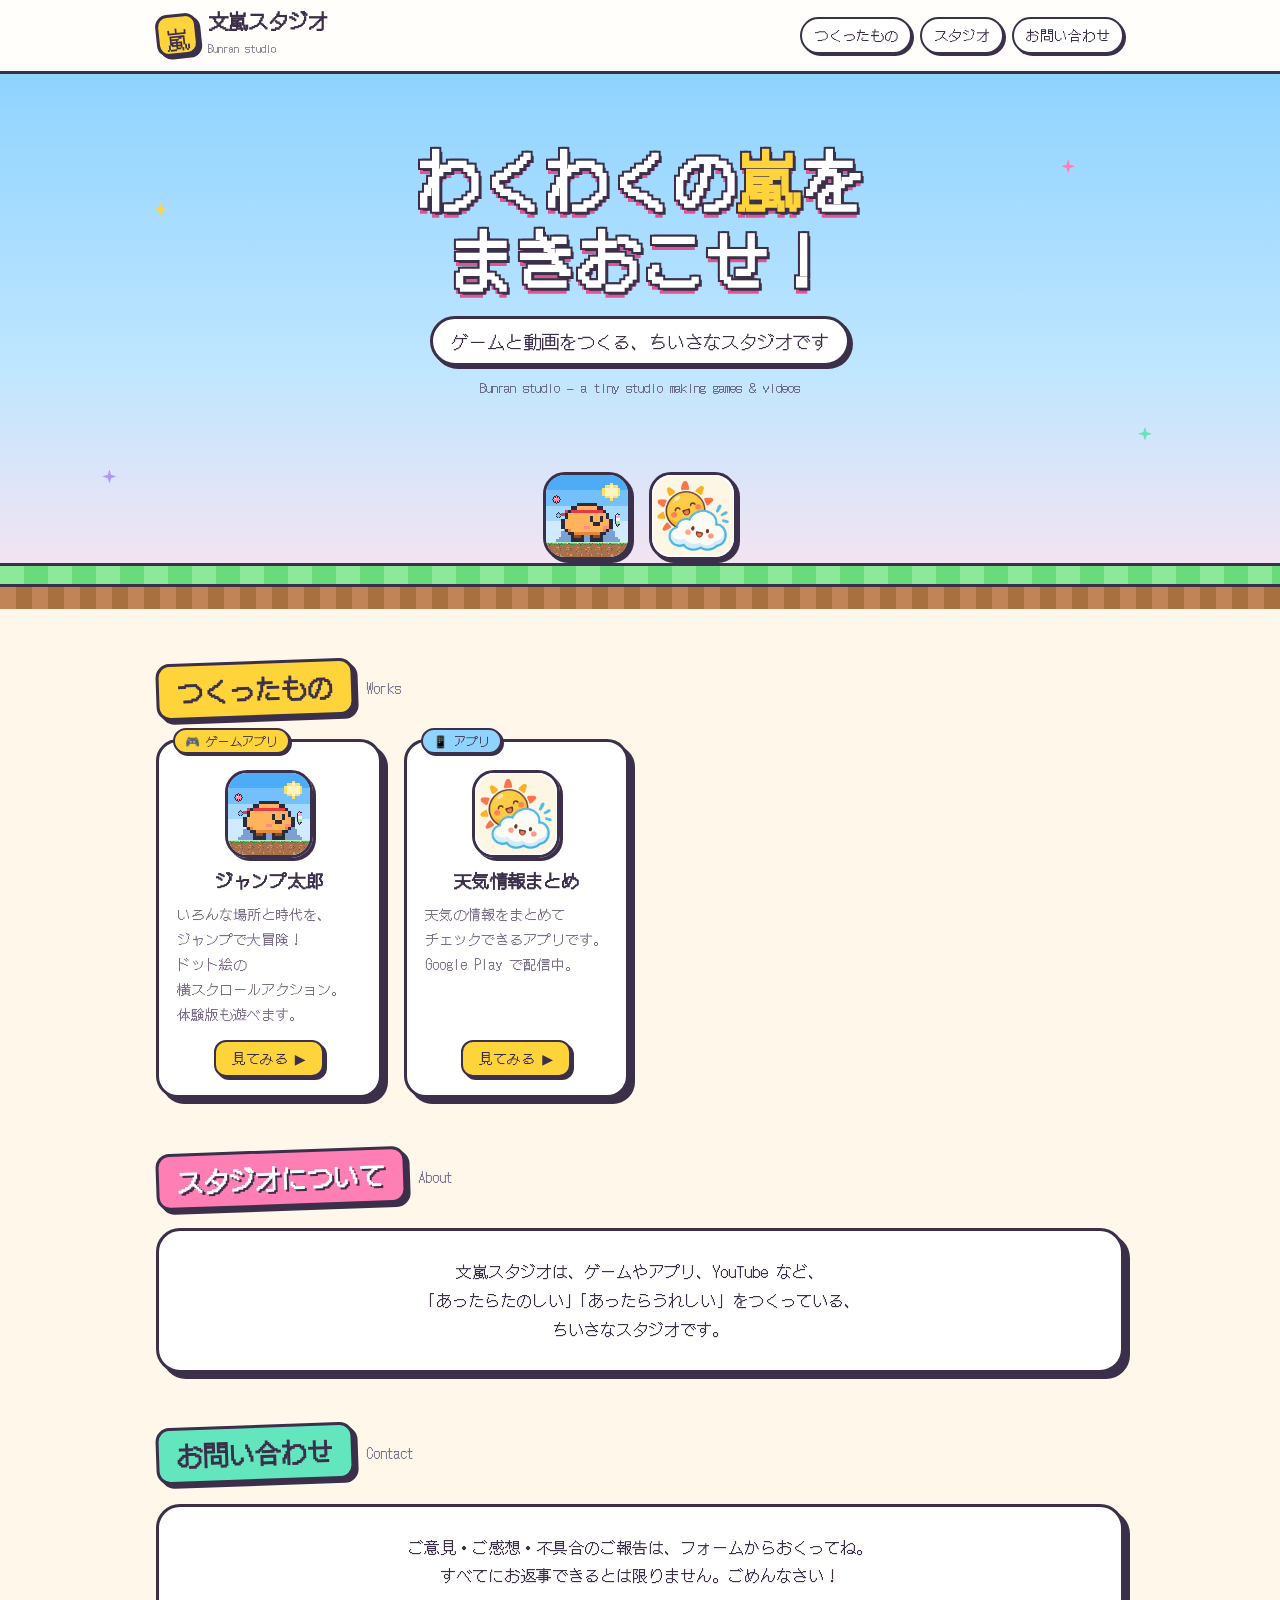
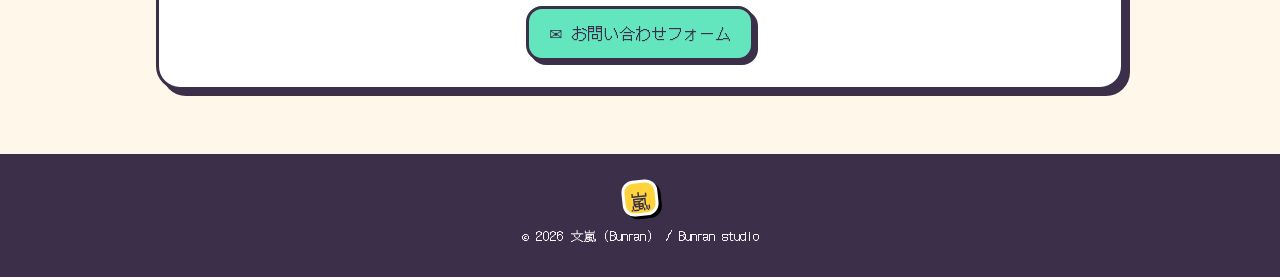
<file: index.html>
<!doctype html>
<html lang="ja">
<head>
<meta charset="utf-8">
<meta name="viewport" content="width=device-width,initial-scale=1">
<title>文嵐スタジオ | Bunran studio</title>
<meta name="description" content="文嵐スタジオ（Bunran studio）は、ゲームやアプリ、YouTube などをつくる個人スタジオです。">
<meta property="og:title" content="文嵐スタジオ | Bunran studio">
<meta property="og:description" content="わくわくするものを、いろいろつくる、ちいさなスタジオ。">
<meta property="og:image" content="img/og.png">
<link rel="icon" href="img/icon.svg" type="image/svg+xml">
<link rel="stylesheet" href="fonts/dotgothic16.css">
<style>
:root {
  --cream:#fff8ea; --ink:#3b2f4a; --sub:#7a6e88;
  --pink:#ff7eb3; --pink2:#e0558f; --yellow:#ffd43b; --mint:#63e6be; --sky:#8fd3ff; --sky2:#cdeeff; --purple:#b197fc; --orange:#ffa94d;
}
* { box-sizing:border-box; }
html { scroll-behavior:smooth; }
body { word-break:auto-phrase; margin:0; background:var(--cream); color:var(--ink); font-family:'DotGothic16',system-ui,sans-serif; line-height:1.8; overflow-x:hidden; }
a { color:inherit; }
.wrap { max-width:1000px; margin:0 auto; padding-left:16px; padding-right:16px; }

/* ヘッダー */
header { position:sticky; top:0; z-index:10; background:#fffc; backdrop-filter:blur(6px); border-bottom:3px solid var(--ink); }
.nav { display:flex; align-items:center; justify-content:space-between; gap:10px; padding-top:10px; padding-bottom:10px; }
.logo { display:flex; align-items:center; gap:10px; text-decoration:none; }
.mark { width:42px; height:42px; border:3px solid var(--ink); border-radius:12px; background:var(--yellow); display:grid; place-items:center; font-size:24px; box-shadow:3px 3px 0 var(--ink); transform:rotate(-6deg); }
.logo b { font-size:20px; line-height:1.1; display:block; }
.logo small { font-size:11px; color:var(--sub); }
.nav ul { display:flex; gap:8px; list-style:none; margin:0; padding:0; }
.nav ul a { display:block; text-decoration:none; font-size:14px; padding:4px 12px; border:2px solid var(--ink); border-radius:99px; background:#fff; box-shadow:2px 2px 0 var(--ink); }
.nav ul a:hover { background:var(--sky2); }

/* ヒーロー（空と雲。主役はスタジオのマーク） */
.hero { position:relative; overflow:hidden; background:linear-gradient(#8fd3ff 0%,#bfe6ff 55%,#ffe3ef 100%); padding:64px 16px 64px; text-align:center; }
.hero.withground { padding-bottom:49px; }
.cloud { position:absolute; background:#fff; border-radius:99px; opacity:.95; animation:drift 28s linear infinite; }
.cloud::before,.cloud::after { content:''; position:absolute; background:#fff; border-radius:50%; }
.cloud::before { width:55%; height:160%; left:15%; top:-70%; }
.cloud::after { width:40%; height:130%; right:12%; top:-50%; }
.c1 { width:140px; height:40px; top:40px; left:-160px; }
.c2 { width:100px; height:30px; top:130px; left:-120px; animation-duration:36s; animation-delay:-14s; }
.c3 { width:170px; height:46px; top:230px; left:-200px; animation-duration:44s; animation-delay:-30s; }
@keyframes drift { to { transform:translateX(calc(100vw + 400px)); } }
.star { position:absolute; width:14px; height:14px; background:var(--yellow); clip-path:polygon(50% 0,62% 38%,100% 50%,62% 62%,50% 100%,38% 62%,0 50%,38% 38%); animation:twinkle 2.4s ease-in-out infinite; }
.s1 { top:24%; left:12%; } .s2 { top:16%; right:16%; background:var(--pink); animation-delay:-.8s; } .s3 { top:66%; right:10%; background:var(--mint); animation-delay:-1.6s; } .s4 { top:74%; left:8%; background:var(--purple); animation-delay:-1.1s; }
@keyframes twinkle { 50% { transform:scale(.4) rotate(45deg); opacity:.5; } }
/* つくったアプリのアイコンがはねる。アプリが増えたら .parade に <a><img></a> を足すだけ */
.parade { position:relative; z-index:1; display:flex; justify-content:center; flex-wrap:wrap; gap:18px; margin:72px auto 0; }
.parade a { display:block; width:88px; height:88px; animation:hop 1.1s cubic-bezier(.3,.7,.4,1) infinite; }
.parade a:nth-child(2) { animation-delay:-.37s; } .parade a:nth-child(3) { animation-delay:-.73s; } .parade a:nth-child(4) { animation-delay:-.2s; } .parade a:nth-child(5) { animation-delay:-.55s; }
.parade img.smooth, .card .thumb img.smooth { image-rendering:auto; }
.parade img { width:100%; height:100%; border:3px solid var(--ink); border-radius:22px; box-shadow:3px 3px 0 var(--ink); image-rendering:pixelated; background:#fff; }
@keyframes hop { 0%,100% { transform:translateY(0) scale(1.06,.94); } 45% { transform:translateY(-24px) scale(.96,1.04); } }
.ground { position:absolute; left:0; right:0; bottom:0; height:46px; background:repeating-linear-gradient(90deg,#8ce99a 0 24px,#69db7c 24px 48px); border-top:3px solid var(--ink); }
.ground::after { content:''; position:absolute; left:0; right:0; bottom:0; height:22px; background:repeating-linear-gradient(90deg,#c08457 0 16px,#a8703f 16px 32px); border-top:3px solid var(--ink); }
.hero h1 { position:relative; margin:0; font-size:clamp(34px,8vw,64px); line-height:1.25; color:#fff; text-shadow:3px 3px 0 var(--ink),-2px -2px 0 var(--ink),2px -2px 0 var(--ink),-2px 2px 0 var(--ink),0 6px 0 var(--pink2); }
.hero h1 .y { color:var(--yellow); }
.hero .lead { position:relative; display:inline-block; margin:18px 0 0; padding:6px 18px; background:#fff; border:3px solid var(--ink); border-radius:99px; box-shadow:3px 3px 0 var(--ink); font-size:clamp(14px,3.4vw,18px); }
.hero .en { position:relative; margin:10px 0 0; font-size:13px; opacity:.7; }

/* 見出し */
section { padding-top:52px; }
.h2 { display:flex; align-items:center; gap:12px; margin:0 0 22px; }
.h2 h2 { margin:0; font-size:26px; display:inline-block; padding:2px 18px; border:3px solid var(--ink); border-radius:14px; box-shadow:4px 4px 0 var(--ink); transform:rotate(-2deg); }
.h2 span { color:var(--sub); font-size:14px; }
#works .h2 h2 { background:var(--yellow); }
#about .h2 h2 { background:var(--pink); color:#fff; text-shadow:2px 2px 0 var(--ink); }
#contact .h2 h2 { background:var(--mint); }

/* つくったもの（同じ大きさのカードを並べる） */
.grid { display:grid; grid-template-columns:repeat(auto-fill,minmax(220px,1fr)); gap:22px; }
.card { position:relative; display:flex; flex-direction:column; background:#fff; border:3px solid var(--ink); border-radius:22px; padding:18px; box-shadow:6px 6px 0 var(--ink); text-decoration:none; transition:transform .12s, box-shadow .12s; }
a.card:hover { transform:translate(-3px,-3px) rotate(-1deg); box-shadow:9px 9px 0 var(--ink); }
.card .kind { position:absolute; top:-14px; left:14px; font-size:12px; padding:0 10px; border:2px solid var(--ink); border-radius:99px; box-shadow:2px 2px 0 var(--ink); }
.k-app { background:var(--yellow); } .k-yt { background:var(--pink); color:#fff; } .k-web { background:var(--sky); }
.card .thumb { width:88px; height:88px; margin:10px auto 10px; border:3px solid var(--ink); border-radius:22px; display:grid; place-items:center; font-size:46px; box-shadow:3px 3px 0 var(--ink); overflow:hidden; }
.card .thumb img { width:100%; height:100%; image-rendering:pixelated; }
.t-yt { background:#ffe3ef; } .t-line { background:#d3f9d8; } .t-web { background:var(--sky2); }
.card h3 { margin:0; font-size:18px; text-align:center; line-height:1.4; }
.card p { margin:8px 0 12px; font-size:14px; color:var(--sub); flex:1; }
.card .go { align-self:center; font-size:14px; padding:4px 16px; border:2px solid var(--ink); border-radius:12px; background:var(--yellow); box-shadow:3px 3px 0 var(--ink); }
.card.soon { border-style:dashed; box-shadow:none; background:#fffdf7; }
.card.soon .go { background:#eee; color:var(--sub); box-shadow:none; }
.card.soon .thumb { animation:bob 2.2s ease-in-out infinite; }
@keyframes bob { 50% { transform:translateY(-6px); } }

/* スタジオについて・お問い合わせ */
.box { text-align:center; background:#fff; border:3px solid var(--ink); border-radius:24px; padding:26px 16px; box-shadow:6px 6px 0 var(--ink); }
.box p { margin:0 0 16px; }
.box p:last-child { margin-bottom:0; }
.box .l { display:inline-block; }
br.sp { display:none; }
.box .catch { display:inline-block; font-size:clamp(19px,4.2vw,24px); margin-bottom:18px; padding:0 6px; background:linear-gradient(transparent 60%,var(--yellow) 60%); }
.btn { display:inline-block; padding:10px 20px; border:3px solid var(--ink); border-radius:16px; text-decoration:none; font-size:16px; background:var(--mint); box-shadow:4px 4px 0 var(--ink); transition:transform .1s, box-shadow .1s; }
.btn:hover { transform:translate(-2px,-2px); box-shadow:6px 6px 0 var(--ink); }
.btn:active { transform:translate(3px,3px); box-shadow:1px 1px 0 var(--ink); }

footer { margin-top:64px; background:var(--ink); color:#fff; text-align:center; padding:26px 16px 30px; font-size:13px; }
footer .mark { margin:0 auto 8px; width:36px; height:36px; font-size:20px; color:var(--ink); box-shadow:3px 3px 0 #000; border-color:#fff; }

@media (max-width:640px) {
  .nav { flex-wrap:wrap; }
  .nav ul a { font-size:12px; padding:2px 9px; }
  .logo b { font-size:17px; }
  .box { padding:22px 10px; }
  .box p { font-size:14.5px; }
  br.sp { display:inline; }
  .parade a { width:72px; height:72px; }
}
@media (prefers-reduced-motion:reduce) { * { animation:none !important; } }
</style>
</head>
<body>
<header>
  <div class="wrap nav">
    <a class="logo" href="index.html"><span class="mark">嵐</span><span><b>文嵐スタジオ</b><small>Bunran studio</small></span></a>
    <ul>
      <li><a href="#works">つくったもの</a></li>
      <li><a href="#about">スタジオ</a></li>
      <li><a href="#contact">お問い合わせ</a></li>
    </ul>
  </div>
</header>

<div class="hero withground">
  <span class="cloud c1"></span><span class="cloud c2"></span><span class="cloud c3"></span>
  <span class="star s1"></span><span class="star s2"></span><span class="star s3"></span><span class="star s4"></span>
  <h1>わくわくの<span class="y">嵐</span>を<br>まきおこせ！</h1>
  <p class="lead">ゲームと動画をつくる、ちいさなスタジオです</p>
  <p class="en">Bunran studio — a tiny studio making games &amp; videos</p>
  <div class="parade">
    <a href="jumptaro/index.html" title="ジャンプ太郎"><img src="jumptaro/img/icon.png" alt="ジャンプ太郎"></a>
    <a href="tenkimatome/index.html" title="天気情報まとめ"><img class="smooth" src="img/tenkimatome.png" alt="天気情報まとめ"></a>
  </div>
  <div class="ground"></div>
</div>

<main class="wrap">
  <!-- つくったもの：新しいものができたら <a class="card"> … </a> を足す。準備中のものは <div class="card soon"> -->
  <section id="works">
    <div class="h2"><h2>つくったもの</h2><span>Works</span></div>
    <div class="grid">

      <a class="card" href="jumptaro/index.html">
        <span class="kind k-app">🎮 ゲームアプリ</span>
        <div class="thumb"><img src="jumptaro/img/icon.png" alt=""></div>
        <h3>ジャンプ太郎</h3>
        <p>いろんな場所と時代を、ジャンプで大冒険！ドット絵の横スクロールアクション。体験版も遊べます。</p>
        <span class="go">見てみる ▶</span>
      </a>

      <a class="card" href="tenkimatome/index.html">
        <span class="kind k-web">📱 アプリ</span>
        <div class="thumb"><img class="smooth" src="img/tenkimatome.png" alt=""></div>
        <h3>天気情報まとめ</h3>
        <p>天気の情報をまとめてチェックできるアプリです。Google Play で配信中。</p>
        <span class="go">見てみる ▶</span>
      </a>

      <!-- YouTube：チャンネルごとにカードを作る（LINEスタンプはそのチャンネルのページにのせる） -->

    </div>
  </section>

  <section id="about">
    <div class="h2"><h2>スタジオについて</h2><span>About</span></div>
    <div class="box">
      <p><span class="l">文嵐スタジオは、<br class="sp">ゲームやアプリ、YouTube など、</span><br><span class="l">「あったらたのしい」「あったらうれしい」を<br class="sp">つくっている、</span><br><span class="l">ちいさなスタジオです。</span></p>
    </div>
  </section>

  <section id="contact">
    <div class="h2"><h2>お問い合わせ</h2><span>Contact</span></div>
    <div class="box">
      <p>ご意見・ご感想・不具合のご報告は、フォームからおくってね。<br>すべてにお返事できるとは限りません。ごめんなさい！</p>
      <a class="btn" href="contact/index.html" target="_blank" rel="noopener">✉ お問い合わせフォーム</a>
    </div>
  </section>
</main>

<footer>
  <div class="mark">嵐</div>
  © 2026 文嵐（Bunran） / Bunran studio
</footer>
</body>
</html>
</file>
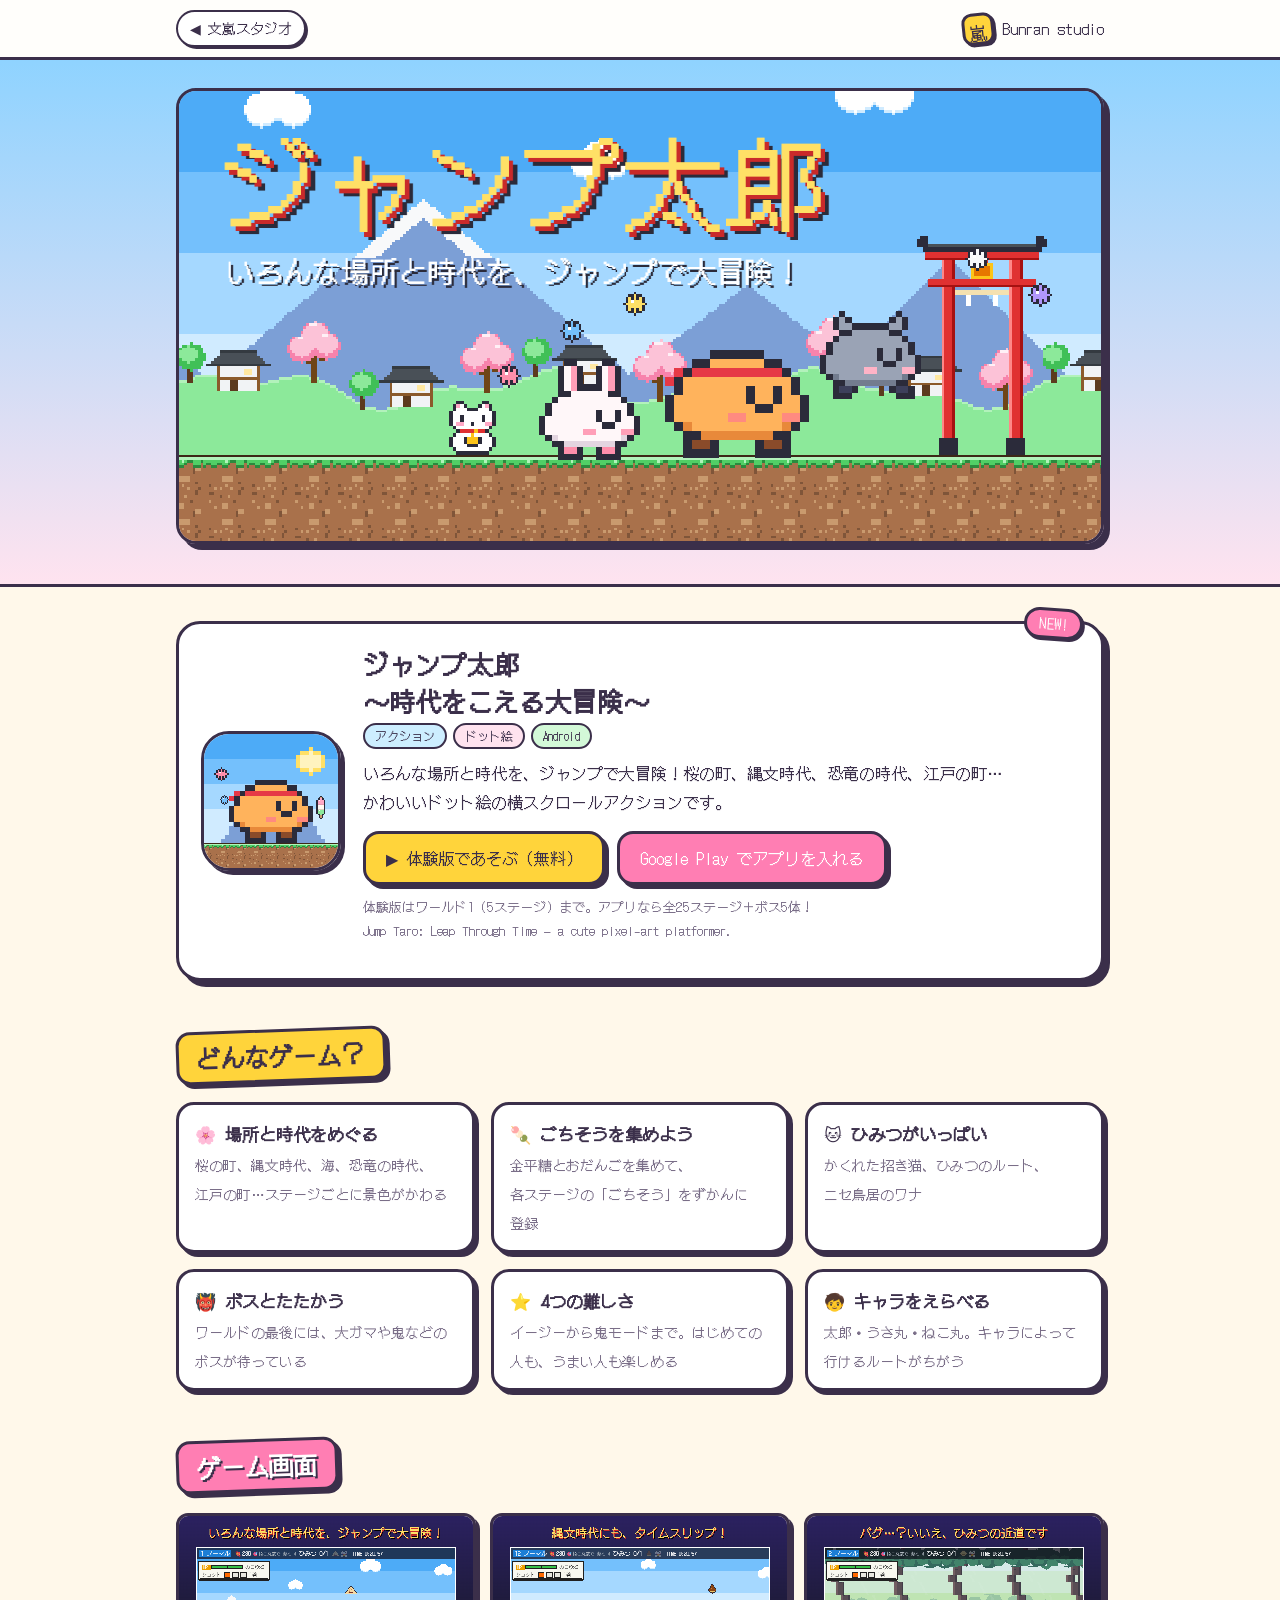
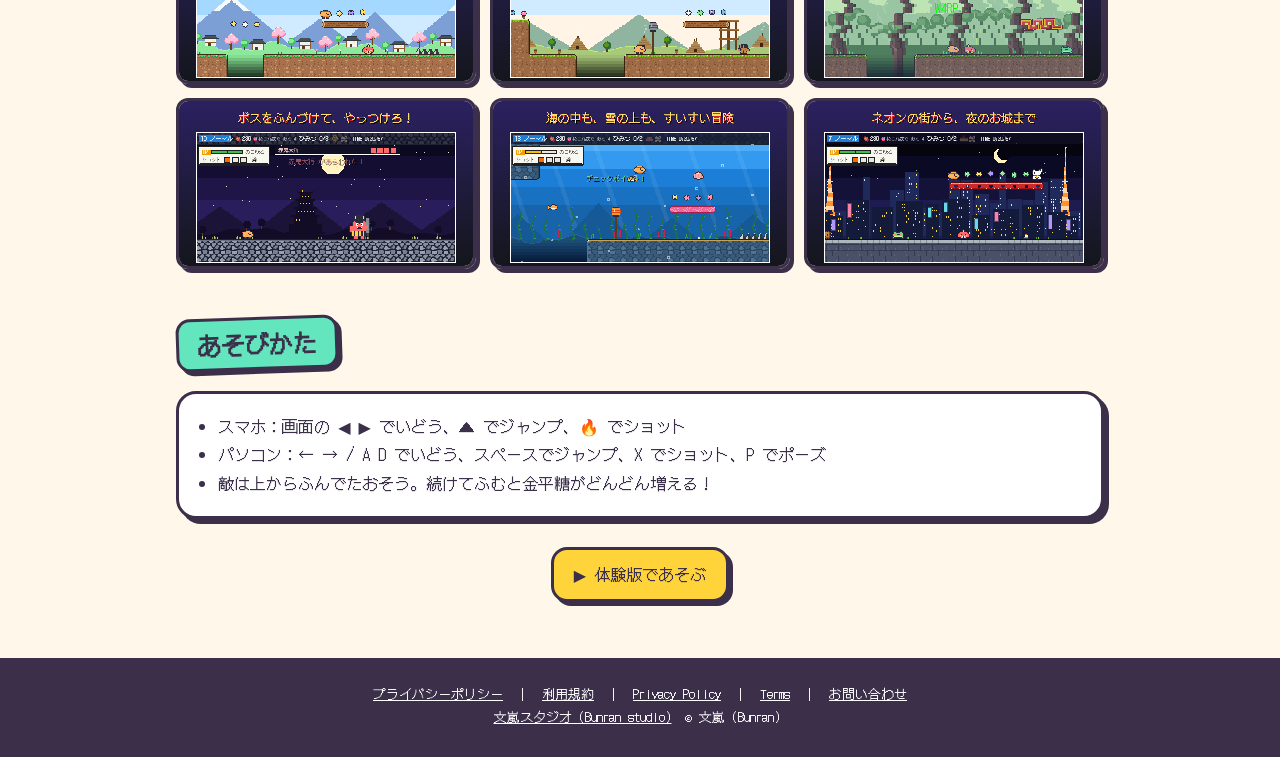
<file: jumptaro/index.html>
<!doctype html>
<html lang="ja">
<head>
<meta charset="utf-8">
<meta name="viewport" content="width=device-width,initial-scale=1">
<title>ジャンプ太郎 ～時代をこえる大冒険～ | 文嵐スタジオ</title>
<meta name="description" content="いろんな場所と時代を、ジャンプで大冒険！かわいいドット絵の横スクロールアクション。ブラウザで体験版が遊べます。">
<meta property="og:title" content="ジャンプ太郎 ～時代をこえる大冒険～">
<meta property="og:description" content="いろんな場所と時代を、ジャンプで大冒険！ブラウザで体験版が遊べます。">
<meta property="og:image" content="img/feature.png">
<link rel="icon" href="img/icon.png">
<link rel="stylesheet" href="fonts/dotgothic16.css">
<style>
:root { --cream:#fff8ea; --ink:#3b2f4a; --sub:#7a6e88; --pink:#ff7eb3; --yellow:#ffd43b; --mint:#63e6be; --sky2:#cdeeff; }
* { box-sizing:border-box; }
body { word-break:auto-phrase; margin:0; background:var(--cream); color:var(--ink); font-family:'DotGothic16',system-ui,sans-serif; line-height:1.8; overflow-x:hidden; }
a { color:inherit; }
.wrap { max-width:960px; margin:0 auto; padding-left:16px; padding-right:16px; }

header { position:sticky; top:0; z-index:10; background:#fffc; backdrop-filter:blur(6px); border-bottom:3px solid var(--ink); }
.nav { display:flex; align-items:center; justify-content:space-between; gap:10px; padding-top:10px; padding-bottom:10px; }
.back { text-decoration:none; font-size:14px; padding:4px 12px; border:2px solid var(--ink); border-radius:99px; background:#fff; box-shadow:2px 2px 0 var(--ink); }
.logo { display:flex; align-items:center; gap:8px; text-decoration:none; font-size:15px; }
.mark { width:32px; height:32px; border:3px solid var(--ink); border-radius:10px; background:var(--yellow); display:grid; place-items:center; font-size:18px; box-shadow:2px 2px 0 var(--ink); transform:rotate(-6deg); }

/* 上：ゲームの絵 */
.hero { background:linear-gradient(#8fd3ff,#ffe3ef); padding:28px 0 40px; border-bottom:3px solid var(--ink); }
.feature { display:block; width:100%; border:3px solid var(--ink); border-radius:20px; box-shadow:6px 6px 0 var(--ink); image-rendering:pixelated; }

/* アプリのカード */
.app { position:relative; display:grid; grid-template-columns:140px 1fr; gap:22px; align-items:center; background:#fff; border:3px solid var(--ink); border-radius:24px; padding:22px; box-shadow:6px 6px 0 var(--ink); margin-top:34px; }
.app .new { position:absolute; top:-16px; right:18px; background:var(--pink); color:#fff; border:3px solid var(--ink); border-radius:99px; padding:0 12px; font-size:14px; box-shadow:2px 2px 0 var(--ink); transform:rotate(4deg); }
.app .icon { width:140px; height:140px; border:3px solid var(--ink); border-radius:28px; image-rendering:pixelated; box-shadow:4px 4px 0 var(--ink); animation:hop 1.1s cubic-bezier(.3,.7,.4,1) infinite; }
@keyframes hop { 0%,100% { transform:translateY(0) scale(1.05,.95); } 45% { transform:translateY(-12px) scale(.97,1.03); } }
.app h1 { margin:0; font-size:26px; line-height:1.4; }
.tag { display:inline-block; font-size:12px; border:2px solid var(--ink); border-radius:99px; padding:0 10px; margin:4px 6px 0 0; background:var(--sky2); }
.tag:nth-child(2) { background:#ffe3ef; } .tag:nth-child(3) { background:#d3f9d8; }
.app p { margin:10px 0 14px; }
.btns { display:flex; flex-wrap:wrap; gap:12px; }
.btn { display:inline-block; padding:10px 20px; border:3px solid var(--ink); border-radius:16px; text-decoration:none; font-size:16px; box-shadow:4px 4px 0 var(--ink); transition:transform .1s, box-shadow .1s; }
.btn:hover { transform:translate(-2px,-2px); box-shadow:6px 6px 0 var(--ink); }
.btn:active { transform:translate(3px,3px); box-shadow:1px 1px 0 var(--ink); }
.btn.y { background:var(--yellow); } .btn.p { background:var(--pink); color:#fff; } .btn.m { background:var(--mint); }
.note { margin:10px 0 0; font-size:13px; color:var(--sub); }

/* 見出し */
section { padding-top:48px; }
.h2 { margin:0 0 20px; }
.h2 h2 { margin:0; font-size:24px; display:inline-block; padding:2px 18px; border:3px solid var(--ink); border-radius:14px; box-shadow:4px 4px 0 var(--ink); transform:rotate(-2deg); background:var(--yellow); }
#shots .h2 h2 { background:var(--pink); color:#fff; text-shadow:2px 2px 0 var(--ink); }
#how .h2 h2 { background:var(--mint); }

.points { display:grid; grid-template-columns:repeat(auto-fill,minmax(260px,1fr)); gap:16px; }
.point { background:#fff; border:3px solid var(--ink); border-radius:18px; padding:14px 16px; box-shadow:4px 4px 0 var(--ink); }
.point b { display:block; font-size:17px; }
.point span { font-size:14px; color:var(--sub); }

.shots { display:grid; grid-template-columns:repeat(auto-fill,minmax(280px,1fr)); gap:14px; }
.shots img { width:100%; border:3px solid var(--ink); border-radius:12px; image-rendering:pixelated; box-shadow:4px 4px 0 var(--ink); }

.box { background:#fff; border:3px solid var(--ink); border-radius:20px; padding:18px 20px; box-shadow:5px 5px 0 var(--ink); }
.box ul { margin:0; padding-left:1.2em; }
.center { text-align:center; margin-top:28px; }

footer { margin-top:56px; background:var(--ink); color:#fff; text-align:center; padding:24px 16px 28px; font-size:13px; }
footer a { color:#fff; }

@media (max-width:640px) {
  .app { grid-template-columns:1fr; text-align:center; padding:22px 16px; }
  .app .icon { margin:0 auto; width:110px; height:110px; }
  .app h1 { font-size:22px; }
  .btns { justify-content:center; }
  .shots { grid-template-columns:1fr; }
}
@media (prefers-reduced-motion:reduce) { * { animation:none !important; } }
</style>
</head>
<body>
<header>
  <div class="wrap nav">
    <a class="back" href="../index.html">◀ 文嵐スタジオ</a>
    <a class="logo" href="../index.html"><span class="mark">嵐</span>Bunran studio</a>
  </div>
</header>

<div class="hero">
  <div class="wrap">
    <img class="feature" src="img/feature.png" alt="ジャンプ太郎 いろんな場所と時代を、ジャンプで大冒険！">
  </div>
</div>

<main class="wrap">
  <article class="app">
    <span class="new">NEW!</span>
    <img class="icon" src="img/icon.png" alt="ジャンプ太郎のアイコン">
    <div>
      <h1>ジャンプ太郎<br>～時代をこえる大冒険～</h1>
      <div><span class="tag">アクション</span><span class="tag">ドット絵</span><span class="tag">Android</span></div>
      <p>いろんな場所と時代を、ジャンプで大冒険！桜の町、縄文時代、恐竜の時代、江戸の町…かわいいドット絵の横スクロールアクションです。</p>
      <div class="btns">
        <a class="btn y" href="game.html">▶ 体験版であそぶ（無料）</a>
        <a class="btn p" href="https://play.google.com/store/apps/details?id=com.bunran.jumptaro" target="_blank" rel="noopener">Google Play でアプリを入れる</a>
      </div>
      <p class="note">体験版はワールド1（5ステージ）まで。アプリなら全25ステージ＋ボス5体！<br>Jump Taro: Leap Through Time — a cute pixel-art platformer.</p>
    </div>
  </article>

  <section id="points">
    <div class="h2"><h2>どんなゲーム？</h2></div>
    <div class="points">
      <div class="point"><b>🌸 場所と時代をめぐる</b><span>桜の町、縄文時代、海、恐竜の時代、江戸の町…ステージごとに景色がかわる</span></div>
      <div class="point"><b>🍡 ごちそうを集めよう</b><span>金平糖とおだんごを集めて、各ステージの「ごちそう」をずかんに登録</span></div>
      <div class="point"><b>🐱 ひみつがいっぱい</b><span>かくれた招き猫、ひみつのルート、ニセ鳥居のワナ</span></div>
      <div class="point"><b>👹 ボスとたたかう</b><span>ワールドの最後には、大ガマや鬼などのボスが待っている</span></div>
      <div class="point"><b>⭐ 4つの難しさ</b><span>イージーから鬼モードまで。はじめての人も、うまい人も楽しめる</span></div>
      <div class="point"><b>🧒 キャラをえらべる</b><span>太郎・うさ丸・ねこ丸。キャラによって行けるルートがちがう</span></div>
    </div>
  </section>

  <section id="shots">
    <div class="h2"><h2>ゲーム画面</h2></div>
    <div class="shots">
      <img src="img/ss1.png" alt="桜のステージ"><img src="img/ss2.png" alt="縄文のステージ"><img src="img/ss3.png" alt="ひみつのルート">
      <img src="img/ss4.png" alt="ボス戦"><img src="img/ss5.png" alt="海のステージ"><img src="img/ss6.png" alt="ネオンの町のステージ">
    </div>
  </section>

  <section id="how">
    <div class="h2"><h2>あそびかた</h2></div>
    <div class="box">
      <ul>
        <li>スマホ：画面の ◀ ▶ でいどう、▲ でジャンプ、🔥 でショット</li>
        <li>パソコン：← → / A D でいどう、スペースでジャンプ、X でショット、P でポーズ</li>
        <li>敵は上からふんでたおそう。続けてふむと金平糖がどんどん増える！</li>
      </ul>
    </div>
    <div class="center"><a class="btn y" href="game.html">▶ 体験版であそぶ</a></div>
  </section>
</main>

<footer>
  <a href="privacy.html">プライバシーポリシー</a>　｜　<a href="terms.html">利用規約</a>　｜　<a href="privacy-en.html">Privacy Policy</a>　｜　<a href="terms-en.html">Terms</a>　｜　<a href="https://forms.gle/DzApiYNY5XGHRijs6" target="_blank" rel="noopener">お問い合わせ</a><br>
  <a href="../index.html">文嵐スタジオ（Bunran studio）</a>　© 文嵐（Bunran）
</footer>
</body>
</html>
</file>
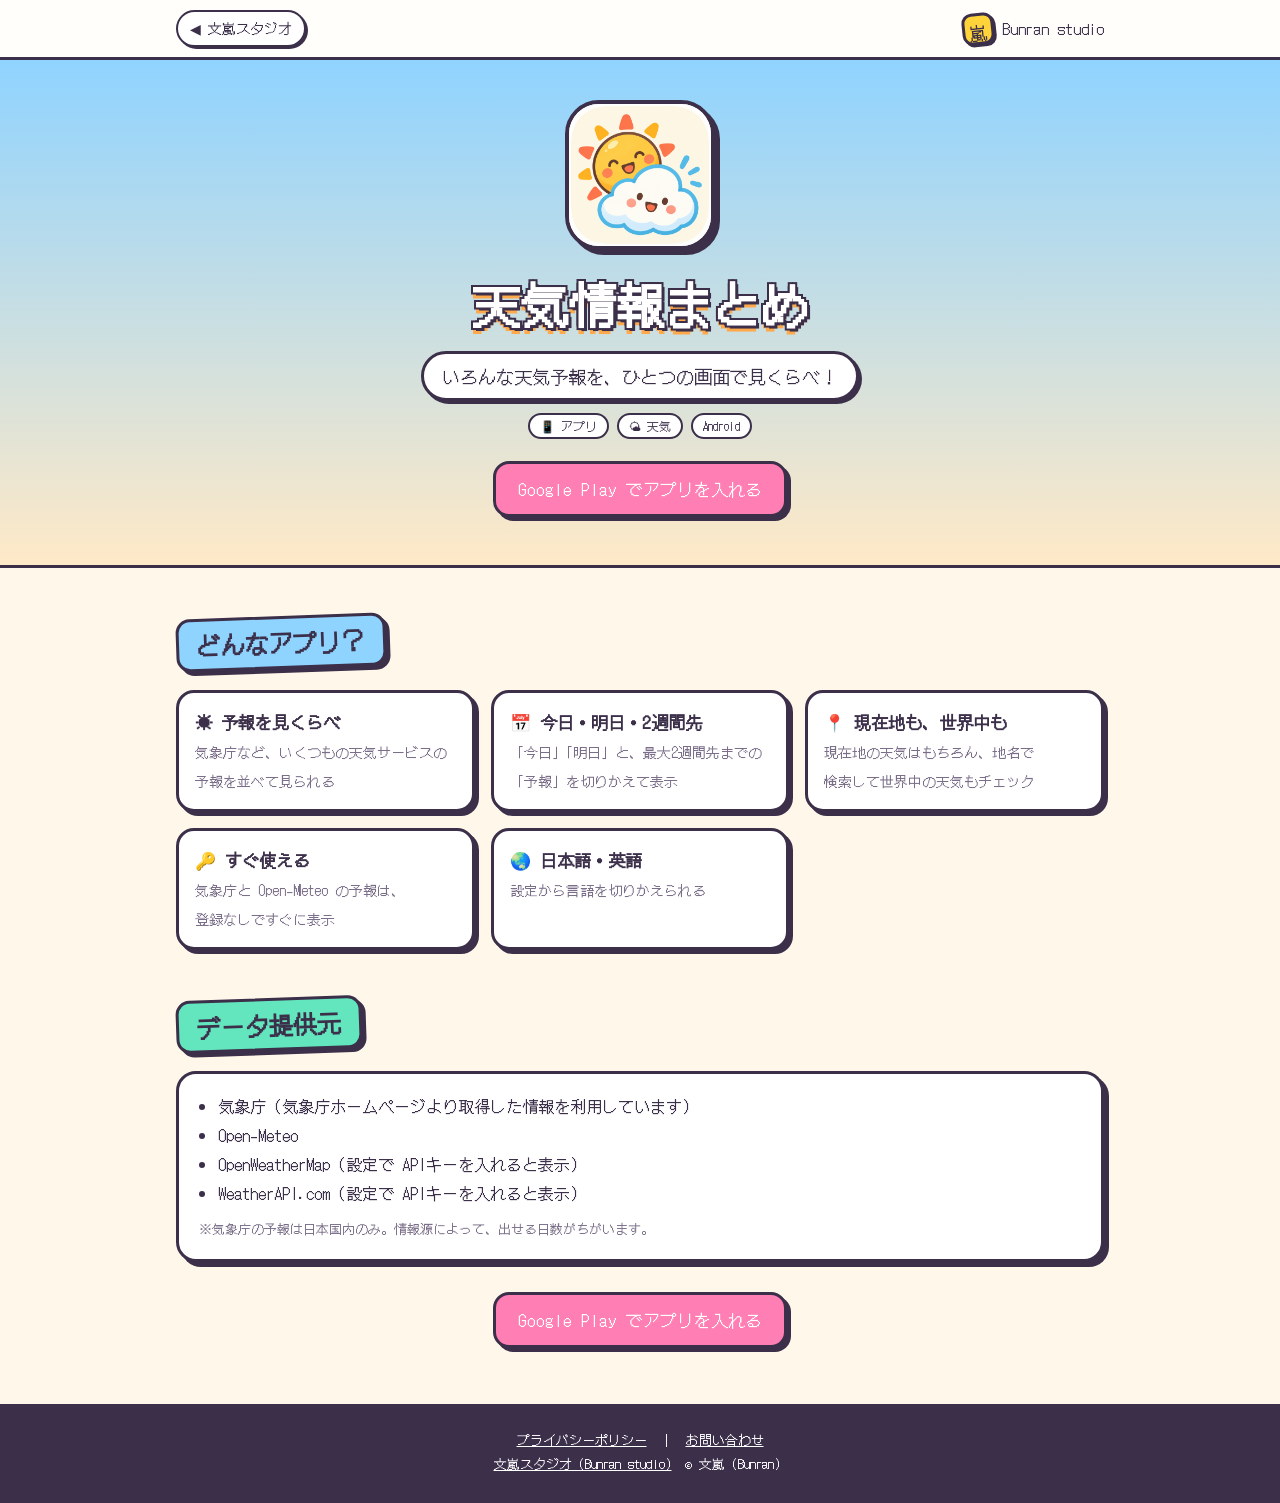
<file: tenkimatome/index.html>
<!doctype html>
<html lang="ja">
<head>
<meta charset="utf-8">
<meta name="viewport" content="width=device-width,initial-scale=1">
<title>天気情報まとめ | 文嵐スタジオ</title>
<meta name="description" content="気象庁やいくつもの天気サービスの予報を、ひとつの画面で見くらべられるアプリ。Google Play で配信中。">
<meta property="og:title" content="天気情報まとめ">
<meta property="og:description" content="いろんな天気予報を、ひとつの画面で見くらべ。">
<meta property="og:image" content="../img/tenkimatome.png">
<link rel="icon" href="../img/tenkimatome.png">
<link rel="stylesheet" href="../fonts/dotgothic16.css">
<style>
:root { --cream:#fff8ea; --ink:#3b2f4a; --sub:#7a6e88; --pink:#ff7eb3; --yellow:#ffd43b; --mint:#63e6be; --sky:#8fd3ff; --sky2:#cdeeff; --orange:#ffa94d; }
* { box-sizing:border-box; }
body { word-break:auto-phrase; margin:0; background:var(--cream); color:var(--ink); font-family:'DotGothic16',system-ui,sans-serif; line-height:1.8; overflow-x:hidden; }
a { color:inherit; }
.wrap { max-width:960px; margin:0 auto; padding-left:16px; padding-right:16px; }

header { position:sticky; top:0; z-index:10; background:#fffc; backdrop-filter:blur(6px); border-bottom:3px solid var(--ink); }
.nav { display:flex; align-items:center; justify-content:space-between; gap:10px; padding-top:10px; padding-bottom:10px; }
.back { text-decoration:none; font-size:14px; padding:4px 12px; border:2px solid var(--ink); border-radius:99px; background:#fff; box-shadow:2px 2px 0 var(--ink); }
.logo { display:flex; align-items:center; gap:8px; text-decoration:none; font-size:15px; }
.mark { width:32px; height:32px; border:3px solid var(--ink); border-radius:10px; background:var(--yellow); display:grid; place-items:center; font-size:18px; box-shadow:2px 2px 0 var(--ink); transform:rotate(-6deg); }

/* 上：空 */
.hero { position:relative; overflow:hidden; background:linear-gradient(#8fd3ff,#ffe9c7); padding:40px 16px 48px; text-align:center; border-bottom:3px solid var(--ink); }
.cloud { position:absolute; background:#fff; border-radius:99px; animation:drift 30s linear infinite; }
.cloud::before,.cloud::after { content:''; position:absolute; background:#fff; border-radius:50%; }
.cloud::before { width:55%; height:160%; left:15%; top:-70%; }
.cloud::after { width:40%; height:130%; right:12%; top:-50%; }
.c1 { width:130px; height:38px; top:36px; left:-150px; }
.c2 { width:170px; height:46px; top:150px; left:-200px; animation-duration:42s; animation-delay:-20s; }
@keyframes drift { to { transform:translateX(calc(100vw + 400px)); } }
.bigicon { position:relative; width:150px; height:150px; margin:0 auto; border:4px solid var(--ink); border-radius:34px; box-shadow:5px 5px 0 var(--ink); background:#fff; overflow:hidden; animation:hop 1.3s cubic-bezier(.3,.7,.4,1) infinite; }
.bigicon img { width:100%; height:100%; display:block; }
@keyframes hop { 0%,100% { transform:translateY(0) scale(1.04,.96); } 45% { transform:translateY(-14px) scale(.97,1.03); } }
.hero h1 { position:relative; margin:22px 0 0; font-size:clamp(30px,7vw,48px); line-height:1.3; color:#fff; text-shadow:3px 3px 0 var(--ink),-2px -2px 0 var(--ink),2px -2px 0 var(--ink),-2px 2px 0 var(--ink),0 6px 0 var(--orange); }
.hero .lead { position:relative; display:inline-block; margin:16px 0 0; padding:6px 18px; background:#fff; border:3px solid var(--ink); border-radius:99px; box-shadow:3px 3px 0 var(--ink); font-size:clamp(14px,3.4vw,18px); }
.btns { position:relative; display:flex; flex-wrap:wrap; justify-content:center; gap:12px; margin-top:22px; }
.btn { display:inline-block; padding:10px 22px; border:3px solid var(--ink); border-radius:16px; text-decoration:none; font-size:17px; box-shadow:4px 4px 0 var(--ink); transition:transform .1s, box-shadow .1s; }
.btn:hover { transform:translate(-2px,-2px); box-shadow:6px 6px 0 var(--ink); }
.btn:active { transform:translate(3px,3px); box-shadow:1px 1px 0 var(--ink); }
.btn.p { background:var(--pink); color:#fff; }
.tag { display:inline-block; font-size:12px; border:2px solid var(--ink); border-radius:99px; padding:0 10px; margin:12px 4px 0; background:#fff; }

section { padding-top:48px; }
.h2 { margin:0 0 20px; }
.h2 h2 { margin:0; font-size:24px; display:inline-block; padding:2px 18px; border:3px solid var(--ink); border-radius:14px; box-shadow:4px 4px 0 var(--ink); transform:rotate(-2deg); background:var(--sky); }
#data .h2 h2 { background:var(--mint); }

.points { display:grid; grid-template-columns:repeat(auto-fill,minmax(260px,1fr)); gap:16px; }
.point { background:#fff; border:3px solid var(--ink); border-radius:18px; padding:14px 16px; box-shadow:4px 4px 0 var(--ink); }
.point b { display:block; font-size:17px; }
.point span { font-size:14px; color:var(--sub); }
.box { background:#fff; border:3px solid var(--ink); border-radius:20px; padding:18px 20px; box-shadow:5px 5px 0 var(--ink); }
.box ul { margin:0; padding-left:1.2em; }
.box p { margin:10px 0 0; font-size:13px; color:var(--sub); }
.center { text-align:center; margin-top:30px; }

footer { margin-top:56px; background:var(--ink); color:#fff; text-align:center; padding:24px 16px 28px; font-size:13px; }
footer a { color:#fff; }
@media (prefers-reduced-motion:reduce) { * { animation:none !important; } }
</style>
</head>
<body>
<header>
  <div class="wrap nav">
    <a class="back" href="../index.html">◀ 文嵐スタジオ</a>
    <a class="logo" href="../index.html"><span class="mark">嵐</span>Bunran studio</a>
  </div>
</header>

<div class="hero">
  <span class="cloud c1"></span><span class="cloud c2"></span>
  <div class="bigicon"><img src="../img/tenkimatome.png" alt="天気情報まとめのアイコン"></div>
  <h1>天気情報まとめ</h1>
  <p class="lead">いろんな天気予報を、ひとつの画面で見くらべ！</p>
  <div><span class="tag">📱 アプリ</span><span class="tag">🌤 天気</span><span class="tag">Android</span></div>
  <div class="btns">
    <a class="btn p" href="https://play.google.com/store/apps/details?id=com.bunran.tenkimatome" target="_blank" rel="noopener">Google Play でアプリを入れる</a>
  </div>
</div>

<main class="wrap">
  <section id="points">
    <div class="h2"><h2>どんなアプリ？</h2></div>
    <div class="points">
      <div class="point"><b>☀️ 予報を見くらべ</b><span>気象庁など、いくつもの天気サービスの予報を並べて見られる</span></div>
      <div class="point"><b>📅 今日・明日・2週間先</b><span>「今日」「明日」と、最大2週間先までの「予報」を切りかえて表示</span></div>
      <div class="point"><b>📍 現在地も、世界中も</b><span>現在地の天気はもちろん、地名で検索して世界中の天気もチェック</span></div>
      <div class="point"><b>🔑 すぐ使える</b><span>気象庁と Open-Meteo の予報は、登録なしですぐに表示</span></div>
      <div class="point"><b>🌏 日本語・英語</b><span>設定から言語を切りかえられる</span></div>
    </div>
  </section>

  <section id="data">
    <div class="h2"><h2>データ提供元</h2></div>
    <div class="box">
      <ul>
        <li>気象庁（気象庁ホームページより取得した情報を利用しています）</li>
        <li>Open-Meteo</li>
        <li>OpenWeatherMap（設定で APIキーを入れると表示）</li>
        <li>WeatherAPI.com（設定で APIキーを入れると表示）</li>
      </ul>
      <p>※気象庁の予報は日本国内のみ。情報源によって、出せる日数がちがいます。</p>
    </div>
    <div class="center"><a class="btn p" href="https://play.google.com/store/apps/details?id=com.bunran.tenkimatome" target="_blank" rel="noopener">Google Play でアプリを入れる</a></div>
  </section>
</main>

<footer>
  <a href="https://claude.ai/artifact/C2HGpghonKMzxpVR3tchtm" target="_blank" rel="noopener">プライバシーポリシー</a>　｜　<a href="https://forms.gle/DzApiYNY5XGHRijs6" target="_blank" rel="noopener">お問い合わせ</a><br>
  <a href="../index.html">文嵐スタジオ（Bunran studio）</a>　© 文嵐（Bunran）
</footer>
</body>
</html>
</file>
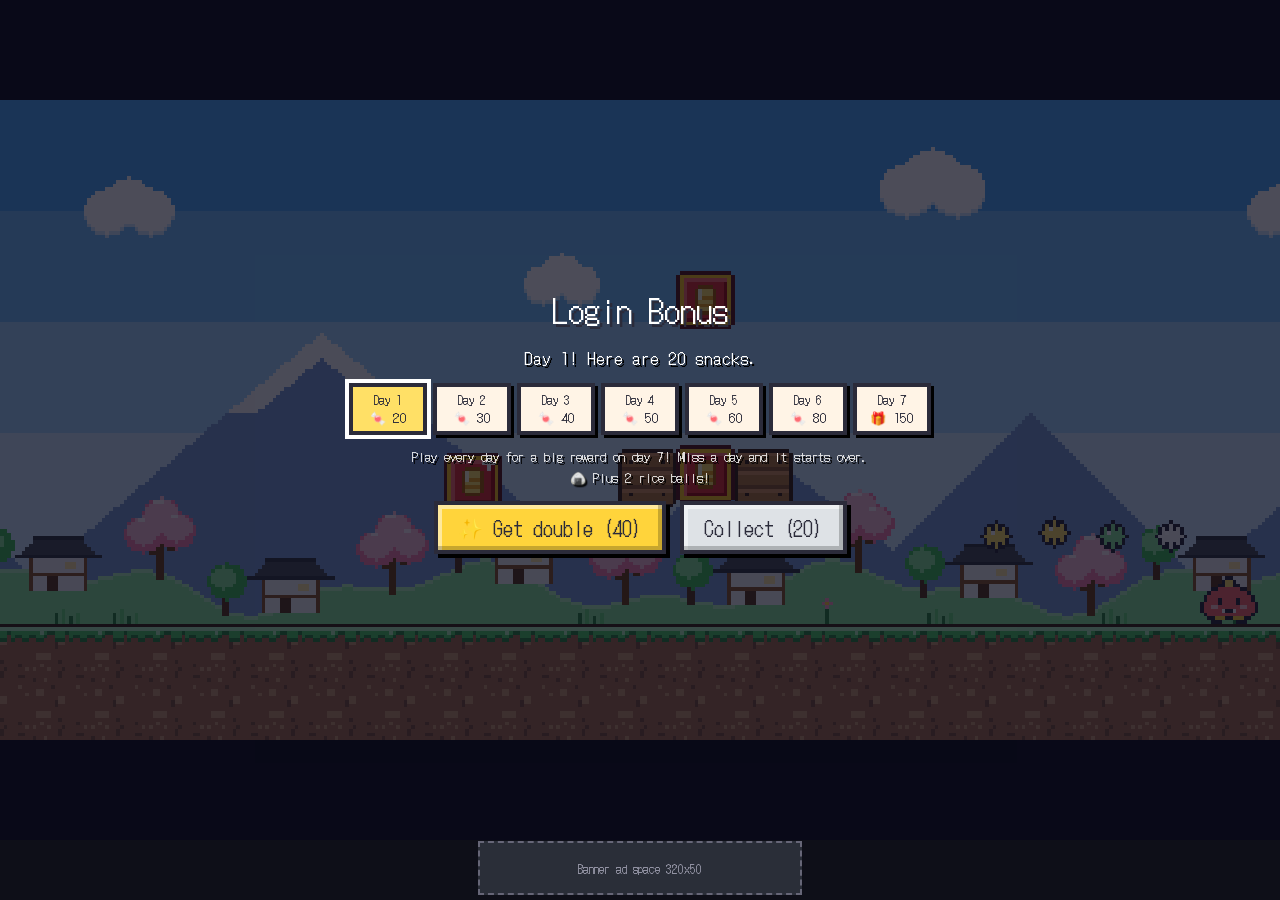
<file: jumptaro/game.html>
<!DOCTYPE html>
<html lang="ja">
<head>
<meta charset="utf-8">
<meta name="viewport" content="width=device-width,initial-scale=1,user-scalable=no,viewport-fit=cover">
<title>ジャンプ太郎</title>
<link rel="stylesheet" href="fonts/dotgothic16.css">
<style>
  html,body{margin:0;height:100%;background:#0e0f18;color:#fff;font-family:"DotGothic16","MS Gothic","Osaka-Mono",monospace;overflow:hidden;touch-action:none;user-select:none;-webkit-user-select:none}
  #wrap{display:flex;height:100%;align-items:center;justify-content:center;padding-bottom:60px;box-sizing:border-box}
  body.playing #wrap{padding-bottom:0}
  #stage{position:relative;width:min(100vw,calc((100vh - 64px)*2))}
  body.playing #stage{width:min(100vw,calc(100vh*2))}
  #cv{display:block;width:100%;height:auto;aspect-ratio:2/1;image-rendering:pixelated;background:#000}
  #ov{position:fixed;left:0;right:0;top:0;bottom:60px;display:none;overflow:auto;background:rgba(8,8,24,.72);z-index:5}
  body.playing #ov{bottom:0}
  #doc{position:fixed;inset:0;z-index:60;background:#15162a;display:flex;flex-direction:column;align-items:flex-start}
  #doc iframe{flex:1;width:100%;border:0;background:#fff}
  #doc #docBack{margin:6px 8px}
  .scr{min-height:100%;display:flex;flex-direction:column;align-items:center;justify-content:center;gap:12px;padding:12px;box-sizing:border-box;text-align:center}
  h1{margin:0;font-weight:400;font-size:clamp(34px,8vw,68px);letter-spacing:4px;color:#ffe066;text-shadow:4px 4px 0 #c92a2a,8px 8px 0 #2b2b3a}
  h2{margin:0;font-weight:400;font-size:clamp(20px,4vw,32px);text-shadow:3px 3px 0 #2b2b3a}
  p{margin:0;font-size:clamp(13px,2.2vw,17px);line-height:1.6;text-shadow:2px 2px 0 #000}
  .small{opacity:.85;font-size:13px}
  .row{display:flex;gap:14px;flex-wrap:wrap;justify-content:center}
  .btn{background:#ffd43b;color:#2b2b3a;border:4px solid #2b2b3a;border-radius:0;padding:8px 20px;font-size:clamp(15px,2.4vw,20px);cursor:pointer;font-family:inherit;box-shadow:inset -4px -4px 0 rgba(0,0,0,.22),inset 4px 4px 0 rgba(255,255,255,.5),4px 4px 0 #000}
  .btn:active{transform:translate(4px,4px);box-shadow:inset -4px -4px 0 rgba(0,0,0,.22),inset 4px 4px 0 rgba(255,255,255,.5)}
  .topback{position:fixed;top:8px;left:8px;z-index:6;margin:0;padding:6px 14px;font-size:clamp(12px,2.2vw,16px)}
.roul{display:grid;grid-template-columns:repeat(3,minmax(90px,130px));gap:10px;justify-content:center;margin:10px 0}
.rc{display:flex;flex-direction:column;align-items:center;gap:4px;padding:8px 6px;border:3px solid #ffffff33;border-radius:14px;background:#00000040;transition:transform .08s}
.rc img{width:40px;height:40px;image-rendering:pixelated}.rc .rbig{font-size:30px;line-height:40px}.rc small{font-size:clamp(11px,1.8vw,14px)}
.rc.on{border-color:#ffd43b;background:#ffd43b33;transform:scale(1.08)}.rc.win{border-color:#ff8787;background:#ff878740;animation:rwin .5s ease-in-out 3}
@keyframes rwin{50%{transform:scale(1.18)}}
.oni-pill{letter-spacing:-2px;white-space:nowrap}.oni-pill .oni{display:inline-block}.oni-pill .oni.off{opacity:.25;filter:grayscale(1)}.oni-pill .onit{letter-spacing:0;font-size:.8em;margin-left:4px}
.btn.goal{font-size:.85em}.btn.goal.on{background:#ffd43b;color:#3b2f4a}
.toast{position:fixed;left:50%;bottom:18%;transform:translateX(-50%);background:#000c;color:#fff;padding:10px 18px;border-radius:12px;z-index:99;font-size:clamp(13px,2.4vw,18px)}
a.btn{display:inline-block;text-decoration:none}
.btn.sub{background:#dee2e6}
  .btn:disabled{opacity:.5}
  .cards{display:flex;gap:14px;flex-wrap:wrap;justify-content:center}
  .card{background:#fff4e6;color:#2b2b3a;border:4px solid #2b2b3a;width:clamp(120px,21vw,170px);padding:10px;cursor:pointer;box-sizing:border-box;display:flex;flex-direction:column;align-items:center;gap:4px;box-shadow:inset -4px -4px 0 rgba(0,0,0,.1),4px 4px 0 #000}
  .card.sel{background:#ffe066;outline:4px solid #fff}
  .card.lock canvas{filter:brightness(0) opacity(.6)}
  .btn.mini{font-size:12px;padding:4px 8px;margin-top:4px;width:100%}
  .card canvas{width:64px;height:64px;image-rendering:pixelated}
  .card b{font-size:18px;font-weight:400}
  .card small{font-size:12px;line-height:1.4}
  .stat{font-size:12px;width:100%;display:flex;justify-content:space-between}
  .stat i{font-style:normal;color:#e8590c}
  .serow{display:flex;gap:6px;align-items:center;justify-content:center;flex-wrap:wrap;margin:3px 0}
  .serow span{width:6em;text-align:right;font-size:14px;margin-right:4px}
  .vol{display:flex;gap:24px;flex-wrap:wrap;justify-content:center;font-size:15px}
  .vol input{accent-color:#ffd43b;vertical-align:middle;width:130px}
  .tabs{display:flex;gap:8px;flex-wrap:wrap;justify-content:center}
  .tab{border:4px solid #2b2b3a;border-radius:0;padding:4px 12px;font-family:inherit;background:#495057;color:#dee2e6;cursor:pointer;font-size:15px;box-shadow:3px 3px 0 #000}
  .tab.on{background:var(--c);color:#fff}
  .tab:disabled{opacity:.45}
  .grid{display:grid;grid-template-columns:repeat(5,1fr);gap:10px;width:min(720px,100%)}
  .days{display:flex;gap:6px;flex-wrap:wrap;justify-content:center}
  .day{border:4px solid #2b2b3a;background:#fff4e6;color:#2b2b3a;padding:4px 6px;min-width:58px;display:flex;flex-direction:column;align-items:center;font-size:13px;box-shadow:3px 3px 0 #000;position:relative}
  .day b{font-weight:400;font-size:12px}
  .day.got{background:#b2f2bb;opacity:.8}
  .day.today{background:#ffe066;outline:4px solid #fff}
  .day i{position:absolute;right:2px;top:0;font-style:normal;color:#2b8a3e}
  .book{width:min(760px,100%)}
  .bkrow{display:flex;flex-wrap:wrap;gap:8px;justify-content:center;margin:6px 0}
  .bk{width:86px;background:#fff4e6;color:#2b2b3a;border:3px solid #2b2b3a;padding:4px;display:flex;flex-direction:column;align-items:center;font-size:11px;box-shadow:3px 3px 0 #000}
  .bk img{width:48px;height:48px;object-fit:contain;image-rendering:pixelated}
  .bk.no{background:#868e96}
  .bk.no img{filter:brightness(0) opacity(.45)}
  .bkrw{margin-bottom:6px}
  .skimg{width:64px;height:64px;object-fit:contain;image-rendering:pixelated}
  .card.lock .skimg{filter:brightness(0) opacity(.6)}
  .bring{font-size:12px;display:flex;gap:4px;align-items:center}
  .whead{grid-column:1/-1;text-align:left;font-size:15px;margin:8px 0 0;padding:2px 8px;border-left:6px solid #ffd43b;text-shadow:2px 2px 0 #000}
  .whead.soon{border-color:#74c0fc;color:#a5d8ff;margin-bottom:4px}
  .st{border:4px solid #2b2b3a;border-radius:0;padding:6px 4px;background:#fff4e6;color:#2b2b3a;font-family:inherit;cursor:pointer;display:flex;flex-direction:column;align-items:center;gap:2px;box-shadow:inset -3px -3px 0 rgba(0,0,0,.12),4px 4px 0 #000}
  .st b{font-size:22px;font-weight:400}
  .st span{font-size:11px}
  .st small{font-size:10px}
  .st.clr{background:#b2f2bb}
  .st:disabled{background:#495057;color:#adb5bd}
  .res{background:#2b2b3a;border:4px solid #fff;box-shadow:4px 4px 0 #000;padding:10px 18px;font-size:16px;line-height:1.9}
  .new{color:#ffd43b}
  body.noads #ad{display:none}
  #ad{position:fixed;left:50%;bottom:5px;transform:translateX(-50%);width:320px;max-width:100vw;height:50px;background:#2a2e38;border:2px dashed #667;display:flex;align-items:center;justify-content:center;font-size:12px;color:#99a;z-index:6}
  body.playing #ad,body.native #ad{display:none}
  #pad{position:absolute;inset:auto 0 0 0;display:none;justify-content:space-between;padding:0 10px 8px;pointer-events:none}
  #pad .g{display:flex;gap:12px}
  #pad button{pointer-events:auto;width:var(--ps,68px);height:var(--ps,68px);border-radius:0;border:4px solid rgba(255,255,255,.75);background:rgba(255,255,255,var(--pa,.25));color:#fff;font-size:24px;touch-action:none;user-select:none;-webkit-user-select:none}
  #pad button.on{background:rgba(255,255,255,.6);transform:scale(.94)}
  #pad .g{align-items:flex-end}
  #pad .jump{width:calc(var(--ps,68px) * 1.25);height:calc(var(--ps,68px) * 1.25);font-size:30px}
  #pad .fire{margin-bottom:calc(var(--ps,68px) * .35);border-color:rgba(255,169,77,.9)}
  @media (pointer:coarse){body.playing #pad{display:flex}}
  #pauseBtn{position:absolute;top:3px;right:6px;display:none;border:2px solid #fff;border-radius:0;background:rgba(0,0,0,.45);color:#fff;font-size:18px;padding:4px 14px;cursor:pointer;font-family:inherit}
  .topbar{position:absolute;top:8px;left:12px;right:12px;display:flex;align-items:center;gap:10px;z-index:2}
  .topbar .sp{flex:1}
  .pill{background:#2b2b3a;border:3px solid #fff;padding:4px 12px;font-size:16px;box-shadow:3px 3px 0 #000}
  .ico{position:relative;background:#fff4e6;color:#2b2b3a;border:4px solid #2b2b3a;width:60px;height:60px;font-size:24px;display:flex;flex-direction:column;align-items:center;justify-content:center;gap:2px;cursor:pointer;font-family:inherit;box-shadow:inset -3px -3px 0 rgba(0,0,0,.15),3px 3px 0 #000;padding:0}
  .ico small{font-size:10px;line-height:1}
  .ico:active{transform:translate(3px,3px);box-shadow:none}
  .badge{position:absolute;top:-9px;right:-9px;background:#e03131;color:#fff;font-style:normal;font-size:12px;width:20px;height:20px;border:2px solid #fff;display:flex;align-items:center;justify-content:center}
  .btn.big{font-size:clamp(20px,3.4vw,30px);padding:12px 48px}
  .row.icons{gap:18px}
  .scr.title{padding-top:72px}
  .howto{width:min(560px,100%);display:flex;flex-direction:column;gap:6px}
  .hrow{display:flex;align-items:center;gap:12px;background:rgba(255,255,255,.08);border:2px solid rgba(255,255,255,.25);padding:6px 10px;text-align:left;font-size:14px}
  .hk{min-width:56px;text-align:center;font-size:22px}
  .hw{width:40px;height:40px;object-fit:contain;image-rendering:pixelated}
  .setbody{display:flex;flex-direction:column;align-items:center;gap:8px;min-height:120px}
  @media (max-height:430px){h1{font-size:40px}.scr{gap:8px}.scr.title{padding-top:64px}}
  body.playing #pauseBtn{display:block}
</style>
</head>
<body>
<div id="wrap">
  <div id="stage">
    <canvas id="cv" width="704" height="352"></canvas>
    <button id="pauseBtn">⏸</button>
    <div id="pad">
      <div class="g"><button data-k="l">◀</button><button data-k="r">▶</button></div>
      <div class="g"><button data-k="f" class="fire">🔥</button><button data-k="j" class="jump">▲</button></div>
    </div>
  </div>
</div>
<div id="ov"></div>
<!-- バナー広告枠（メニュー画面のみ表示）。アプリ化後は AdMob のバナーに置き換える -->
<div id="ad" class="webonly">バナー広告スペース 320x50</div>

<script>
'use strict';
/* ================= 基本設定 ================= */
const T = 32, W = 22, H = 11, VW = W * T, VH = H * T, GRAV = 0.6;
// ネット版のときだけ tools/build-web.js が書きかえる。'' = アプリ（ブラウザで開くとダミー広告）/ 'site' = 自分のサイトの体験版 / 'crazy' = CrazyGames 版
const WEB_BUILD = 'site';
const TRIAL_STAGES = 5;      // 体験版で遊べるステージ数（ワールド1）
const PLAY_URL = 'https://play.google.com/store/apps/details?id=com.bunran.jumptaro';
const PLAY_MAX = WEB_BUILD === 'site' ? TRIAL_STAGES : Infinity;
const CG = WEB_BUILD === 'crazy' && window.CrazyGames ? window.CrazyGames.SDK : null;
const AD_CONFIG = { enabled: WEB_BUILD !== 'site', interstitialEvery: 3 };   // 体験版は広告なし（AdSense が通ったら true にする）
const noAdsNow = () => save.noAds || !AD_CONFIG.enabled;
const NATIVE = !!(window.Capacitor && window.Capacitor.isNativePlatform && window.Capacitor.isNativePlatform());
const AdMobP = NATIVE ? window.Capacitor.Plugins.AdMob : null;
// ★AD_IDS は本番の広告ユニットID。AD_TESTING が true のあいだは Google のテスト広告が出る（ストアに出すときだけ false にする）
const AD_TESTING = true;
// ★Play Console の「アプリ内アイテム」で、このIDの「広告なしパック」を作る（値段は Play Console で決める）
const IAP_REMOVE_ADS = 'remove_ads';
// ★広告なしパックを売るかどうか。false のあいだはショップ・限定キャラ・きんぴか・購入を復元・特商法ページをかくす
const SHOP_ON = false;
const SUPPORTER_GIFT = 1000;   // 広告なしパックの特典おやつ
const IAPP = NATIVE ? window.Capacitor.Plugins.NativePurchases : null;
const AD_IDS = {
  banner: 'ca-app-pub-8461760868767250/3536018309',
  interstitial: 'ca-app-pub-8461760868767250/8596773294',
  rewarded: 'ca-app-pub-8461760868767250/4718161479',
};

const DIFFS = [
  { name: 'イージー', hp: 3, lives: 5, es: 0.75, col: '#2f9e44' },
  { name: 'ノーマル', hp: 2, lives: 3, es: 0.95, col: '#1c7ed6' },
  { name: 'ハード',   hp: 1, lives: 3, es: 1.15, col: '#e8590c' },
  { name: '鬼',       hp: 1, lives: 1, es: 1.4,  col: '#c92a2a' },
];

/* ================= キャラクター ================= */
const CHARS = [
  { name: '太郎', desc: 'バランス型。まずはこの子！', run: 4.2, jump: 12.4, acc: 0.55, sp: 3, jp: 3, skill: 'なし',
    pal: { b: '#ffb35c', d: '#e8893a', f: '#8a4b2a', r: '#e63946', p: '#ff8a80' },
    over: { 6: '.rkrrrrrrrrrrk..', 7: 'rkbbbbbbbbbbbbk.' } },
  { name: 'うさ丸', desc: 'ジャンプがとても高い。足はちょっとおそい', run: 3.6, jump: 14.6, acc: 0.5, sp: 2, jp: 5, skill: '大ジャンプ', cost: 150,
    pal: { b: '#fff7f9', d: '#e3d5e0', f: '#ff8fab', p: '#ff9fb8' },
    over: { 0: '....kk....kk....', 1: '...kbpk..kbpk...', 2: '...kbpk..kbpk...', 3: '...kbpk..kbpk...', 4: '...kbpkkkkbpk...' } },
  { name: 'ねこ丸', desc: '足が速い！ジャンプ長押しでふわっと滑空', run: 5.0, jump: 11.6, acc: 0.6, sp: 5, jp: 2, skill: '滑空', glide: true, cost: 300,
    pal: { b: '#9aa3b5', d: '#737c8f', f: '#3d405b', p: '#ffb3c6' },
    over: { 2: '...k........k...', 3: '..kbk......kbk..', 4: '..kbbkkkkkkbbk..' } },
  // 広告なしパックの特典キャラ（exclusive: true のキャラは課金で解放。今後も同じしくみで増やせる）
  { name: 'きつね丸', desc: '広告なしパックの特典キャラ！空中でもう1回ジャンプできる', run: 4.6, jump: 12.0, acc: 0.58, sp: 4, jp: 3, skill: '2段ジャンプ', dbl: true, exclusive: true,
    pal: { b: '#ff922b', d: '#e8590c', f: '#5c3a1e', p: '#ffc9c9', w: '#fff4e6' },
    over: { 1: '..k..........k..', 2: '..kk........kk..', 3: '..kwbk....kbwk..', 4: '..kwbbkkkkbbwk..', 11: 'kbbbbbbwwwwwwwwk', 12: '.kdbbbbbwwwwwwk.' } },
];

/* ================= ドット絵 ================= */
const BODY = [
  '................', '................', '................', '................',
  '.....kkkkkk.....', '...kkbbbbbbkk...', '..kbbbbbbbbbbk..', '.kbbbbbbbbbbbbk.',
  '.kbbbbbbbkbbkbk.', 'kbbbbbbbbkbbkbbk', 'kbbbbbbbbbkkbbbk', 'kbbbbbbppbbbbppk',
  '.kdbbbbbbbbbbdk.', '..kkddddddddkk..',
];
const LEGS = {
  stand: ['...kffk..kffk...', '...kkkk..kkkk...'],
  run1:  ['..kffk....kffk..', '..kkkk....kkkk..'],
  run2:  ['....kffkkffk....', '....kkkkkkkk....'],
  jump:  ['..kffk.....kffk.', '..kkk.......kkk.'],
};
const ONI = [   // こおに
  '................', '................', '................',
  '.......kk.......', '......kyyk......', '.....kkyykk.....', '...kkbbbbbbkk...', '..kbbbbbbbbbbk..',
  '.kbbbbbbbbbbbbk.', '.kbbbebbbbebbbk.', 'kbbbbebbbbebbbbk', 'kbbppbbbbbbppbbk',
  'kbbbbbwkkwbbbbbk', '.kbbbbbbbbbbbbk.', '..kkfffkkfffkk..', '...kkk....kkk...',
];
const FROG = [  // かえる
  '................', '................', '................', '................', '................',
  '...kkk....kkk...', '..kwek....kwek..', '..kbbkkkkkkbbk..', '.kbbbbbbbbbbbbk.', 'kbbbbbbbbbbbbbbk',
  'kbbppbkkkkbppbbk', 'kbbbbbbbbbbbbbbk', '.kbllllllllllbk.', '.kbbllllllllbbk.', 'kbbkkkkkkkkkkbbk', 'kkk..........kkk',
];
const IGA = [   // いがぐり（踏めない）
  '................', '................',
  '....s.s..s.s....', '..s.ssssssss.s..', '.sssbbbbbbbbsss.', '..sbbbbbbbbbbs..', '.ssbbbbbbbbbbss.',
  '..sbbebbbbebbs..', '.ssbbebbbbebbss.', '..sbbbbkkbbbbs..', '.sssbbbbbbbbsss.', '..s.ssssssss.s..', '....s.s..s.s....',
  '................', '................', '................',
];
const YUKI = [   // ゆきだるま
  '................', '................', '................',
  '.....kkkkkk.....', '.....krrrrk.....', '....kkkkkkkk....', '...kwwwwwwwwk...', '..kwwkwwwwkwwk..',
  '..kwwwwoowwwwk..', '...kwwwwwwwwk...', '..kkrrrrrrrrkk..', '.kwwwwwwwwwwwwk.', 'kwwwwwwkwwwwwwwk',
  'kwwwwwwwwwwwwwwk', '.kwwwwwwkwwwwwk.', '..kkkkkkkkkkkk..',
];
const KANI = [   // カニ
  '................', '................', '................', '................', '................',
  '..kk........kk..', '.krrk......krrk.', '.krrk.k..k.krrk.', '..kk..e..e..kk..', '...kkrkkkkrkk...',
  '..krrrrrrrrrrk..', '.krrrrrrrrrrrrk.', '.krrrrrrrrrrrrk.', '..krrrrrrrrrrk..', '.k.k.k....k.k.k.', 'k.k.k......k.k.k',
];
const DOGU = [   // 土偶
  '................', '................',
  '....kkkkkkkk....', '...kbbbbbbbbk...', '..kbkkkbbkkkbk..', '..kbkwkbbkwkbk..', '..kbkkkbbkkkbk..',
  '...kbbbddbbbk...', '.kkkbbbbbbbbkkk.', 'kbbkbdbbbbdbkbbk', 'kbbkbbbddbbbkbbk', '.kk.kbbbbbbk.kk.',
  '....kbbkkbbk....', '...kbbbkkbbbk...', '...kbbbkkbbbk...', '...kkkkkkkkkk...',
];
const FISH = [   // さかな
  '................', '................', '................', '................',
  '......kkkk......', '....kkbbbbkk..kk', '...kbbbbbbbbkkbk', '..kbwebbbbbbbbbk',
  '..kbbbbbbbbbbbbk', '...kbllllllbkkbk', '....kkbbbbkk..kk', '......kkkk......',
  '................', '................', '................', '................',
];
const BAT = [
  '................', '................', '................', '................',
  'kk....kkkk....kk', 'kbk..kbbbbk..kbk', 'kbbkkbbbbbbkkbbk', 'kbbbbbwebbwebbbk',
  '.kbbbbbbbbbbbbk.', '..kbbk.kk.kbbk..', '...kk......kk...',
  '................', '................', '................', '................', '................',
];
const RAPTOR = [   // こどもきょうりゅう（左向き）
  '................', '................', '................', '................',
  '...kkkk.........', '..kggggk........', '.kgekgggk.......', 'kggggggggk......',
  'kgkkkgggggk..k..', '.k...kgggggkkgk.', '.....kgggggggggk', '.....kgllllggkk.',
  '.....kgllllgk...', '......kggggk....', '......kgkkgk....', '......kk..kk....',
];
const PTERA = [    // プテラノドン
  '................', '................', '................', '................',
  'k......kk......k', 'kgk...kggk...kgk', 'kggk.kgwgwk.kggk', 'kgggkggggggkgggk',
  '.kggggggggggggk.', '..kkggkyykggkk..', '....kk.kk.kk....',
  '................', '................', '................', '................', '................',
];
const STEGO = [    // ステゴサウルス（背中がトゲトゲで踏めない）
  '................', '................', '................',
  '.....k.k.k......', '....kpkpkpk.....', '...kpgpgpgpk....', '..kggggggggggk..', '.kgekgggggggggk.',
  'kgggggggggggggkk', '.kgglllllllgggk.', '..kglllllllgk...', '..kgk.....kgk...', '..kk.......kk...',
  '................', '................', '................',
];
const NINJA = [    // こにんじゃ
  '................', '................', '................', '................',
  '.....kkkkkk.....', '...kkbbbbbbkk...', '..kbbbbbbbbbbk..', '.kbbbbbbbbbbbbk.',
  '.kbssssssssssbk.', 'kbbskssssksssbbk', 'kbbssssssssssbbk', 'kbbbbbbbbbbbbbbk',
  'rrbbbbbbbbbbbbdk', '.rkdddbbbbdddk..', '...kbbk..kbbk...', '...kkkk..kkkk...',
];
const TANUKI = [   // たぬき
  '................', '................', '................', '................',
  '..kk........kk..', '.kbbk......kbbk.', '.kbbkkkkkkkkbbk.', 'kbbbbbbbbbbbbbbk',
  'kbddddbbbbddddbk', 'kbdwkdbbbbdwkdbk', 'kbbddbbkkbbddbbk', 'kbbbbbllllbbbbbk',
  '.kbbbllllllbbbk.', '.kbbbllllllbbbk.', '..kbbkkkkkkbbk..', '..kkk......kkk..',
];
const KARASU = [   // からす
  '................', '................', '................', '................',
  'kk.....kk.....kk', 'kbk...kbbk...kbk', 'kbbk.kbwbbk.kbbk', 'kbbbkbbbbyykbbbk',
  '.kbbbbbbbbbbbbk.', '..kkbbk..kbbkk..', '....kk....kk....',
  '................', '................', '................', '................', '................',
];
const KABUTO = [   // かぶと武者（かぶとのツノで踏めない）
  '................', '................',
  '...y........y...', '...yy......yy...', '....yykkkkyy....', '...kaaaaaaaak...', '..kaaaayyaaaak..',
  '..kkkkkkkkkkkk..', '..ksssesssessk..', '..kssskkkssssk..', '.kaarrrrrrrraak.', '.karrkrrkrrkrak.',
  '..kkkk....kkkk..', '................', '................', '................',
];
function sprite(rows, pal) {
  const w = rows[0].length, h = rows.length, c = mkCanvas(w, h), x = c.getContext('2d');
  rows.forEach((r, y) => { for (let i = 0; i < w; i++) { const ch = r[i]; if (ch && ch !== '.') { x.fillStyle = pal[ch] || '#f0f'; x.fillRect(i, y, 1, 1); } } });
  return c;
}
function flip(c) {
  const f = mkCanvas(c.width, c.height), x = f.getContext('2d');
  x.translate(c.width, 0); x.scale(-1, 1); x.drawImage(c, 0, 0); return f;
}
const OUT = '#2b2b3a';
const CHAR_SPR = CHARS.map(ch => {
  const base = BODY.slice();
  for (const k in ch.over) base[k] = ch.over[k];
  const pal = Object.assign({ k: OUT }, ch.pal), o = {};
  for (const f in LEGS) { const s = sprite(base.concat(LEGS[f]), pal); o[f] = [s, flip(s)]; }
  return o;
});
const EN_SPR = Object.fromEntries(Object.entries({
  w: sprite(ONI, { k: OUT, b: "#ff6b6b", y: "#ffe066", e: OUT, p: "#ffc9c9", w: "#fff", f: "#ffd43b" }),
  h: sprite(FROG, { k: OUT, b: "#69db7c", l: "#d8f5a2", p: "#ff8787", w: "#fff", e: OUT }),
  n: sprite(IGA, { k: OUT, b: "#c68642", s: "#7f4f24", e: OUT }),
  b: sprite(BAT, { k: OUT, b: "#5c4b8a", w: "#fff", e: "#e03131" }),
}).map(([k, v]) => [k, [v, flip(v)]]));
Object.assign(EN_SPR, Object.fromEntries(Object.entries({
  yuki: sprite(YUKI, { k: OUT, w: '#ffffff', r: '#e03131', o: '#ff922b' }),
  kani: sprite(KANI, { k: OUT, r: '#ff6b6b', e: OUT }),
  dogu: sprite(DOGU, { k: OUT, b: '#c08552', d: '#8b5a2b', w: '#5c3a1e' }),
  fish: sprite(FISH, { k: OUT, b: '#ffa94d', l: '#fff4e6', w: '#ffffff', e: OUT }),
}).map(([k, v]) => [k, [v, flip(v)]])));
Object.assign(EN_SPR, Object.fromEntries(Object.entries({
  raptor: sprite(RAPTOR, { k: OUT, g: '#69db7c', l: '#fff3bf', e: OUT }),
  ptera: sprite(PTERA, { k: OUT, g: '#ff922b', w: '#ffffff', y: '#ffd43b' }),
  stego: sprite(STEGO, { k: OUT, g: '#4dabf7', l: '#d0ebff', p: '#ff8787', e: OUT }),
}).map(([k, v]) => [k, [v, flip(v)]])));
Object.assign(EN_SPR, Object.fromEntries(Object.entries({
  ninja: sprite(NINJA, { k: '#0b0b12', b: '#343a40', d: '#212529', s: '#ffd8a8', r: '#e03131' }),
  tanuki: sprite(TANUKI, { k: OUT, b: '#a0703a', d: '#5c3a1e', l: '#f3d9a4', w: '#ffffff' }),
  karasu: sprite(KARASU, { k: '#0b0b12', b: '#343a40', w: '#ffffff', y: '#fcc419' }),
  kabuto: sprite(KABUTO, { k: OUT, a: '#364fc7', y: '#fcc419', s: '#ffd8a8', e: OUT, r: '#c92a2a' }),
}).map(([k, v]) => [k, [v, flip(v)]])));
const EN = { w: { w: 26, h: 22, sp: 0.9 }, h: { w: 26, h: 22, sp: 0.6 }, n: { w: 26, h: 22, sp: 0.7 }, b: { w: 28, h: 14, sp: 1.2 } };

const BOSSES = {
  gama:   { name: 'どうくつの主 大ガマ', w: 56, h: 44, hp: [2, 3, 4, 5] },
  oni:    { name: '赤鬼大将', w: 52, h: 58, hp: [3, 4, 5, 6] },
  raijin: { name: '嵐の雷さま', w: 56, h: 52, hp: [3, 4, 5, 6] },
  trex:   { name: 'ティラノ大王', w: 72, h: 60, hp: [3, 4, 5, 6] },
  ninja:  { name: '忍者頭領 カゲマル', w: 48, h: 56, hp: [3, 4, 5, 6] },
};

// パワーアップアイテム（ステージの宝箱から出る・おやつで買ってもちこむ）
const ITEMS = {
  mallet: { name: 'うちでのこづち', desc: '8びょう無敵！さわった敵もやっつける', time: 480, price: 80 },
  magnet: { name: 'まねきの手', desc: '15びょう、金平糖をすいよせる', time: 900, price: 50 },
  geta:   { name: 'はやてのげた', desc: '10びょう、足がはやくなる', time: 600, price: 50 },
};
const ITEM_KEYS = Object.keys(ITEMS);
// 着せかえ（色がわり。せいのうは同じ）。get: w0〜w4=そのワールドの図鑑コンプ / snack=おやつで買う / pack=広告なしパックの特典
const SKINS = {
  normal:  { name: 'いつもの', pal: null, get: 'start' },
  sakura:  { name: 'さくら', pal: { b: '#ffc9de', d: '#f783ac' }, get: 'w0' },
  matsuri: { name: 'おまつり', pal: { b: '#ff8787', d: '#e03131' }, get: 'w1' },
  yuki:    { name: 'ゆきんこ', pal: { b: '#f1f3f5', d: '#ced4da' }, get: 'w2' },
  dino:    { name: 'きょうりゅう', pal: { b: '#8ce99a', d: '#51cf66' }, get: 'w3' },
  aizome:  { name: 'あいぞめ', pal: { b: '#74c0fc', d: '#1c7ed6' }, get: 'w4' },
  fuji:    { name: 'ふじむらさき', pal: { b: '#b197fc', d: '#7950f2' }, get: 'snack', cost: 500 },
  gold:    { name: 'きんぴか', pal: { b: '#ffd43b', d: '#f08c00' }, get: 'pack' },
  maneki:  { name: 'まねきねこ', pal: { b: '#ffffff', d: '#fcc419' }, get: 'neko' },
};
const ENEMY_NAMES = { w: 'こおに', h: 'かえる', n: 'いがぐり', b: 'コウモリ', yuki: 'ゆきだるま', kani: 'カニ', dogu: '土偶', fish: 'さかな', raptor: 'こどもきょうりゅう',
  ptera: 'プテラノドン', stego: 'ステゴサウルス', ninja: 'こにんじゃ', tanuki: 'たぬき', karasu: 'からす', kabuto: 'かぶと武者' };

/* ================= テーマ ================= */
const THEMES = {
  village:     { key: "village", mat: "grass", round: 4, plat: "log", decor: "village",
                 pal: { base: "#a9714b", dark: "#7f5539", light: "#c99a6e", shade: "#6b4430", line: "#3d2817", top: ["#b2f2bb", "#51cf66", "#2b8a3e"] } },
  forest:      { key: "forest", mat: "grass", round: 5, plat: "log", decor: "forest",
                 pal: { base: "#7a5236", dark: "#5a3a24", light: "#9a6a46", shade: "#4a2f1d", line: "#2a1a10", top: ["#c0eb75", "#5c940d", "#2b5a0d"] } },
  cave:        { key: "cave", mat: "rock", round: 5, plat: "crystal", decor: "cave",
                 pal: { base: "#4c3f6b", dark: "#342a4d", light: "#6a5a94", shade: "#2c2342", line: "#1a1430", top: ["#b197fc", "#7950f2", "#5f3dc4"] } },
  tokyo_dusk:  { key: "tokyo_dusk", mat: "city", round: 2, plat: "girder", decor: "city",
                 pal: { base: "#868e96", dark: "#5c636a", light: "#adb5bd", shade: "#4a5056", line: "#212529", top: ["#e9ecef", "#ced4da", "#495057"] } },
  tokyo_night: { key: "tokyo_night", mat: "city", round: 2, plat: "girder", decor: "city",
                 pal: { base: "#495067", dark: "#343a4f", light: "#5c6480", shade: "#262b3d", line: "#0b0d18", top: ["#adb5bd", "#868e96", "#2b2f42"] } },
  sky:         { key: "sky", mat: "cloud", round: 7, plat: "puff", decor: "none",
                 pal: { base: "#e7f5ff", dark: "#a5d8ff", light: "#ffffff", shade: "#a5d8ff", line: "#74c0fc", top: ["#ffffff", "#ffffff", "#d0ebff"] } },
  snow:        { key: "snow", mat: "grass", round: 5, plat: "ice", decor: "snow", slip: true, abyss: "30,50,80", skin: { w: "yuki" },
                 pal: { base: "#8a7f8e", dark: "#6c6270", light: "#a89cad", shade: "#5a5060", line: "#2b2633", top: ["#ffffff", "#f1f3f5", "#a5d8ff"] } },
  jomon:       { key: "jomon", mat: "grass", round: 5, plat: "log", decor: "jomon", skin: { w: "dogu" },
                 pal: { base: "#9c6b45", dark: "#7a4f30", light: "#b8875e", shade: "#5e3b22", line: "#33200f", top: ["#d8f5a2", "#82c91e", "#5c940d"] } },
  sea:         { key: "sea", mat: "rock", round: 5, plat: "coral", decor: "sea", water: true, abyss: "2,12,40", skin: { w: "kani", b: "fish" },
                 pal: { base: "#3b5b7a", dark: "#2a4560", light: "#4f7396", shade: "#22384f", line: "#132433", top: ["#fff3bf", "#e9c46a", "#c9a050"] } },
  moss:        { key: "moss", mat: "grass", round: 6, plat: "log", decor: "forest",
                 pal: { base: "#5e4b3a", dark: "#46372a", light: "#77614c", shade: "#3a2d22", line: "#1f1812", top: ["#d8f5a2", "#94d82d", "#5c940d"] } },
  beach:       { key: "beach", mat: "grass", round: 5, plat: "log", decor: "beach", abyss: "10,110,160", skin: { w: "kani" },
                 pal: { base: "#e9c46a", dark: "#d4a95a", light: "#fff3bf", shade: "#c9a050", line: "#8a6a2a", top: ["#fff9db", "#ffe8a1", "#e9c46a"] } },
  jungle:      { key: "jungle", mat: "grass", round: 5, plat: "log", decor: "jungle", skin: { w: "raptor", h: "raptor", b: "ptera", n: "stego" },
                 pal: { base: "#6b4a2b", dark: "#4f3520", light: "#8a6440", shade: "#3f2a18", line: "#22160c", top: ["#b2f2bb", "#40c057", "#2b8a3e"] } },
  plains:      { key: "plains", mat: "grass", round: 5, plat: "bone", decor: "plains", skin: { w: "raptor", h: "raptor", b: "ptera", n: "stego" },
                 pal: { base: "#b07d4f", dark: "#8a5f3a", light: "#c99a6e", shade: "#6f4a2a", line: "#3d2817", top: ["#e9fac8", "#a9e34b", "#74b816"] } },
  amber:       { key: "amber", mat: "rock", round: 5, plat: "amber", decor: "amber", skin: { w: "raptor", h: "raptor", n: "stego" },
                 pal: { base: "#5c3a1e", dark: "#45290f", light: "#7a5230", shade: "#3a2410", line: "#1f1208", top: ["#ffd8a8", "#f59f00", "#a85d00"] } },
  volcano:     { key: "volcano", mat: "rock", round: 4, plat: "bone", decor: "volcano", rocks: true, lava: true, abyss: "255,90,0", skin: { w: "raptor", h: "raptor", b: "ptera", n: "stego" },
                 pal: { base: "#3b3133", dark: "#2a2224", light: "#55474a", shade: "#1f1819", line: "#0e0a0b", top: ["#ffa94d", "#e8590c", "#7a2e0e"] } },
  edo:         { key: "edo", mat: "grass", round: 4, plat: "roof", decor: "edo", skin: { w: "ninja", h: "tanuki", b: "karasu", n: "kabuto" },
                 pal: { base: "#8b6b4a", dark: "#6b4f33", light: "#a8875f", shade: "#5a4129", line: "#2e2014", top: ["#f3e3c3", "#e0c9a0", "#b89a6a"] } },
  edo_dusk:    { key: "edo_dusk", mat: "kawara", round: 3, plat: "roof", decor: "none", skin: { w: "ninja", h: "tanuki", b: "karasu", n: "kabuto" },
                 pal: { base: "#5c6378", dark: "#3a3f50", light: "#7c8498", shade: "#2f3342", line: "#16181f", top: ["#adb5bd", "#868e96", "#495057"] } },
  ninja:       { key: "ninja", mat: "wood", round: 2, plat: "tatami", decor: "ninja", skin: { w: "ninja", h: "tanuki", b: "karasu", n: "kabuto" },
                 pal: { base: "#a0703a", dark: "#6f4a22", light: "#c08552", shade: "#5a3a1a", line: "#2b1a0c", top: ["#e9e4b0", "#c9c27a", "#5c3a1e"] } },
  hanabi:      { key: "hanabi", mat: "grass", round: 5, plat: "log", decor: "none", river: true, abyss: "10,30,80", skin: { w: "ninja", h: "tanuki", b: "karasu", n: "kabuto" },
                 pal: { base: "#4a3a2a", dark: "#33281c", light: "#5f4a36", shade: "#2a2016", line: "#120d08", top: ["#69db7c", "#2b8a3e", "#1b5e2b"] } },
  castle:      { key: "castle", mat: "ishigaki", round: 3, plat: "roof", decor: "castle",
                 pal: { base: "#7a8094", mid: "#8a90a4", dark: "#4a5060", light: "#9aa0b4", shade: "#3c4150", line: "#1e2130", top: ["#ced4da", "#adb5bd", "#6c7385"] } },
};

/* ================= ステージ =================
  タイル: # 地面  B レンガ  ? はてな  ! 使用済  = 足場  ^ トゲ
          V くずれる足場  F ニセ足場  H 見えないブロック  X 通り抜けられる壁
  at(d,fn): 難易度d以上で配置 / upto(d,fn): 難易度d以下で配置 */
const STAGES = [
  { name: 'さくら小路', region: '京都', food: 'yatsuhashi', theme: 'village', len: 120, make({ neko, food, gr, t, c, e, sp, sec, cp, stairs, at }) {
    gr(0, 29); gr(33, 58); gr(62, 119);
    t(9, 6, '?'); t(12, 6, 'B'); t(13, 6, '?'); t(14, 6, 'B'); t(13, 3, '?');
    c(18, 7, 4); e('w', 22); c(30, 6, 3);
    t(38, 6, '=', 4); c(38, 5, 4); e('w', 42); e('w', 50);
    at(1, () => sp(46, 2));
    at(2, () => { e('w', 54); t(31, 5, 'H'); });
    cp(64, 1);
    gr(72, 79, 6); t(72, 7, 'X', 8); t(72, 8, 'X', 8); c(73, 8, 6); sec(77, 8);
    e('h', 86); e('w', 94); e('w', 98); t(90, 5, '?', 2);
    stairs(104, 4); neko(78, 8); food(40, 3);
  } },
  { name: '信州のもり', region: '長野', food: 'oyaki', theme: 'forest', len: 140, make({ neko, food, gr, t, c, e, sp, warp, cp, stairs, at, upto }) {
    gr(0, 19); gr(20, 27, 7); gr(28, 38); gr(43, 63); gr(66, 90); gr(95, 139);
    upto(0, () => { t(40, 7, '=', 2); t(92, 7, '=', 2); });
    e('h', 24, 7); e('w', 33); c(22, 6, 4);
    t(47, 6, '=', 2); t(49, 6, 'F'); t(50, 6, '=', 2); c(47, 5, 5);
    at(1, () => sp(49, 1));
    e('h', 55); e('w', 60);
    warp(64, 65, 100); c(64, 8, 2);
    cp(68, 1);
    t(72, 6, 'B'); t(73, 6, '?'); t(74, 6, 'B'); t(73, 3, '?');
    e('w', 70); e('h', 78); at(1, () => e('w', 84)); at(2, () => { sp(86, 2); t(93, 5, 'H'); });
    e('w', 100); e('h', 108); t(104, 6, '?', 3);
    e('w', 116); at(1, () => e('h', 120));
    stairs(124, 4); neko(73, 2); food(49, 3);
  } },
  { name: '祖谷のかずら橋', region: '徳島', food: 'sudachi', theme: 'forest', len: 150, make({ neko, food, gr, t, c, e, sp, sec, cp, stairs, at, upto }) {
    gr(0, 17); t(18, 9, 'V', 12); c(20, 7, 8); gr(30, 48);
    e('w', 36); e('w', 42); t(38, 6, '?', 3);
    t(50, 7, 'V', 2); gr(53, 78);
    cp(56, 1);
    at(1, () => sp(60, 2)); at(2, () => sp(68, 2)); e('h', 64); e('h', 73);
    upto(0, () => t(80, 8, '=', 2)); at(2, () => t(80, 5, 'H'));
    gr(83, 112);
    t(88, 4, '=', 20); c(90, 3, 16); sec(106, 3);          // うさ丸だけ届く高台
    e('w', 90); e('w', 96); e('h', 102); at(1, () => e('w', 108));
    t(113, 8, 'V', 6); gr(119, 149);
    e('w', 125); e('w', 130);
    stairs(136, 4); neko(100, 8); food(39, 3);
  } },
  { name: '秋芳洞', region: '山口', food: 'fugu', theme: 'cave', len: 150, make({ neko, food, gr, ceil, t, c, e, sp, sec, warp, cp, stairs, at, upto }) {
    ceil(0, 149, 1);
    gr(0, 30); ceil(14, 26, 5); e('w', 18); e('w', 24); c(15, 8, 10);
    gr(34, 60); cp(36, 1); e('b', 40, 5); e('b', 48, 4);
    t(44, 6, '?'); t(45, 6, 'B', 2); at(1, () => sp(52, 2));
    warp(61, 62, 118); c(61, 8, 2);
    gr(63, 80); e('h', 68); e('b', 74, 5); at(1, () => e('w', 78));
    upto(0, () => t(82, 7, '=', 2));
    gr(85, 110); ceil(86, 110, 3);
    gr(92, 100, 6); t(92, 7, 'X', 9); t(92, 8, 'X', 9); c(93, 8, 7); sec(97, 8);
    e('w', 104); e('b', 106, 5);
    gr(115, 149);
    e('w', 120); e('w', 125); e('b', 130, 5); at(2, () => e('n', 134));
    stairs(138, 4); neko(99, 8); food(45, 3);
  } },
  { name: '龍泉洞のコウモリ', region: '岩手', food: 'wanko', theme: 'cave', boss: true, len: 190, make({ boss, neko, food, gr, ceil, t, c, e, sp, sec, cp, stairs, at, upto }) {
    ceil(0, 159, 1);
    gr(0, 20); t(22, 7, 'V', 3); t(27, 6, 'V', 3); t(32, 7, 'V', 3);
    upto(0, () => { t(25, 7, '=', 2); t(30, 7, '=', 2); t(35, 8, '=', 2); });
    c(27, 5, 3); e('b', 28, 3);
    gr(37, 100); cp(40, 1); e('n', 44); at(1, () => e('n', 50)); e('b', 47, 5);
    t(56, 6, '?', 3); e('w', 60); e('w', 64);
    t(67, 6, '=', 2); t(70, 4, '=', 3); t(80, 4, '=', 3); c(80, 3, 3); sec(81, 3);   // ねこ丸の滑空で届く島
    e('w', 75); e('h', 85); e('n', 92);
    upto(0, () => t(102, 7, '=', 2)); at(2, () => t(102, 5, 'H'));
    gr(105, 159);
    at(1, () => sp(110, 2)); at(2, () => sp(116, 3)); e('b', 112, 4); e('b', 122, 5);
    t(126, 6, 'B', 2); t(128, 6, '?');
    e('w', 132); e('n', 138); e('w', 142); neko(81, 8); food(57, 3); gr(160, 189); ceil(160, 189, 1); cp(162, 1); boss('gama', 166);
    stairs(146, 4);
  } },
  { name: '浅草ゆうやけ通り', region: '東京', food: 'ningyo', theme: 'tokyo_dusk', len: 160, make({ neko, food, gr, t, c, e, sp, warp, fake, cp, stairs, at, upto }) {
    gr(0, 25); e('w', 14); e('w', 20); t(16, 6, '?'); t(17, 6, 'B'); t(18, 6, '?');
    upto(0, () => t(27, 7, '=', 2));
    gr(30, 50); gr(36, 40, 7); e('h', 44); e('w', 48); c(36, 6, 5);
    gr(54, 80); cp(56, 1); e('w', 62); at(1, () => e('h', 66));
    fake(70); upto(1, () => warp(69, 72, 120));            // ニセゴール！（ハード以外は落ちるとワープ）
    at(1, () => e('w', 76));
    gr(85, 110); t(90, 6, '=', 3); t(94, 4, '=', 3); c(94, 3, 3);
    e('w', 88); e('h', 96); e('w', 100); at(1, () => e('n', 104));
    t(111, 8, 'V', 4); gr(115, 159);
    e('w', 122); e('w', 126); at(1, () => sp(130, 2)); e('h', 136); at(2, () => e('n', 140)); neko(95, 3); food(91, 3);
    stairs(146, 4);
  } },
  { name: '道頓堀ネオン街', region: '大阪', food: 'takoyaki', theme: 'tokyo_night', len: 170, make({ neko, food, gr, t, col, c, e, sp, sec, warp, fake, cp, stairs, at, upto }) {
    gr(0, 20); e('w', 15);
    t(21, 8, '=', 3); t(24, 8, 'F'); t(25, 8, '=', 2); t(27, 8, 'F'); t(28, 8, '=', 3);
    upto(0, () => { t(24, 8, '='); t(27, 8, '='); });
    gr(31, 90); cp(34, 1); e('h', 38); e('w', 44); t(40, 6, '?', 2);
    c(47, 8, 4); col(52, 1, 6, '#'); col(53, 1, 6, '#'); col(52, 7, 8, 'X'); col(53, 7, 8, 'X'); c(52, 8, 2);   // 壁抜け
    e('w', 60); e('n', 66); e('h', 72); at(1, () => e('w', 78));
    t(62, 6, 'B', 3); t(63, 3, '?');
    t(76, 4, '=', 8); c(77, 3, 6); sec(82, 3);
    upto(0, () => t(92, 7, '=', 2)); at(2, () => t(92, 5, 'H'));
    gr(95, 125); cp(97, 1); at(1, () => fake(110));
    e('w', 100); e('b', 104, 5); e('h', 118);
    upto(0, () => t(127, 7, '=', 2));
    gr(130, 140); warp(141, 142, 158); c(141, 8, 2); gr(143, 169);
    e('w', 134); at(1, () => sp(148, 2)); e('n', 150);
    stairs(156, 4); neko(80, 8); food(41, 3);
  } },
  { name: '富士の雲の上', region: '静岡', food: 'mikan', theme: 'sky', len: 170, make({ neko, food, gr, t, c, e, sp, sec, cp, stairs, at, upto }) {
    gr(0, 12);
    t(15, 8, '=', 4); t(22, 7, '=', 4); t(29, 6, '=', 3); t(35, 7, '=', 4); t(42, 8, '=', 6);
    upto(0, () => { t(13, 8, '=', 2); t(19, 8, '=', 2); });
    c(22, 6, 4); c(29, 5, 3); e('w', 44, 8);
    gr(50, 62); cp(52, 1); e('h', 58);
    t(65, 8, 'V', 3); t(71, 7, 'V', 3); t(77, 8, 'V', 3); gr(83, 95);
    e('b', 70, 4); e('b', 80, 5); t(88, 6, '?');
    t(98, 8, '=', 3); t(104, 7, '=', 3); gr(110, 125);
    t(112, 6, '?'); t(115, 4, '=', 2); t(124, 3, '=', 3); c(124, 2, 3); sec(125, 2);
    e('w', 113); e('w', 119); at(1, () => { e('n', 116); sp(121, 2); });
    t(128, 7, '=', 3); t(134, 6, '=', 3); t(140, 7, '=', 3); gr(146, 169);
    e('b', 136, 3); at(2, () => e('b', 142, 4));
    e('w', 150); e('h', 156); stairs(158, 3); neko(124, 8); food(30, 3);
  } },
  { name: '名古屋城の夜', region: '愛知', food: 'tebasaki', theme: 'castle', len: 180, make({ neko, food, gr, ceil, t, c, e, sp, sec, warp, fake, cp, stairs, at, upto }) {
    ceil(0, 179, 1);
    gr(0, 40); e('w', 12); sp(24, 3); at(1, () => sp(32, 3)); t(27, 6, '=', 2); c(27, 5, 2); e('n', 37);
    upto(0, () => t(42, 7, '=', 2)); at(2, () => t(43, 5, 'H'));
    gr(45, 70); cp(47, 1); ceil(50, 64, 5); e('w', 54); e('w', 58); at(1, () => e('n', 62)); c(52, 8, 10);
    gr(71, 90, 7); t(71, 8, 'X', 20); c(73, 8, 15); sec(80, 8);
    sp(75, 2, 6); at(1, () => sp(83, 2, 6)); e('n', 79, 7); at(1, () => e('w', 87, 7));
    gr(91, 110); e('b', 95, 5); e('w', 100); t(98, 6, '?', 3);
    fake(108); upto(1, () => warp(107, 110, 150));
    gr(111, 140); cp(113, 1); e('w', 118); e('n', 124); at(1, () => sp(128, 2)); e('b', 132, 4);
    upto(0, () => t(142, 7, '=', 2));
    gr(145, 179); cp(150, 0); e('w', 150); at(1, () => e('n', 156)); e('h', 160);
    stairs(166, 4); neko(88, 8); food(28, 3);
  } },
  { name: 'くまもと天守閣', region: '熊本', food: 'renkon', theme: 'castle', boss: true, len: 230, make({ boss, neko, food, gr, ceil, t, c, e, sp, sec, warp, fake, cp, stairs, at, upto }) {
    ceil(0, 199, 1);
    gr(0, 15); t(16, 9, 'V', 10); gr(26, 40); e('n', 30); e('w', 34); e('b', 38, 5);
    t(41, 8, '=', 2); t(43, 8, 'F'); t(44, 8, '=', 2); t(46, 8, 'F'); t(47, 8, '=', 2);
    upto(0, () => { t(43, 8, '='); t(46, 8, '='); });
    gr(49, 70); cp(51, 1); ceil(54, 68, 5); sp(56, 2); at(1, () => { sp(62, 2); e('n', 59); }); e('w', 66);
    gr(71, 105); t(74, 4, '=', 26); c(76, 3, 22); sec(98, 3);
    sp(78, 2); e('n', 84); sp(90, 2); at(1, () => e('n', 96)); e('w', 100);
    upto(0, () => t(107, 7, '=', 2)); at(1, () => t(108, 5, 'H'));
    gr(110, 140); cp(112, 1);
    t(115, 6, '?'); t(118, 4, '=', 2); t(127, 4, '=', 2); c(127, 3, 2); sec(128, 3);
    e('w', 114); e('h', 122); e('n', 131); e('b', 134, 5);
    warp(141, 142, 180); c(141, 8, 2);
    gr(143, 165); cp(150, 0); at(1, () => fake(160));
    e('w', 148); e('n', 153); at(2, () => e('n', 157));
    t(166, 8, 'V', 4); gr(170, 199);
    e('w', 174); e('h', 178); e('n', 184); at(1, () => e('b', 186, 5));
    stairs(188, 4); neko(87, 8); food(115, 3); gr(200, 229); ceil(200, 229, 1); cp(202, 1); boss('oni', 206);
  } },
  { name: '雪のふらの', region: '北海道', food: 'jagabata', theme: 'snow', len: 160, make({ neko, food, gr, t, c, e, sp, sec, warp, cp, stairs, at, upto }) {
    gr(0, 20); e('w', 14); t(16, 6, '?'); t(17, 6, 'B'); t(18, 6, '?'); c(8, 7, 4);
    gr(24, 45); gr(30, 34, 7); c(30, 6, 5); e('w', 38); e('h', 42);
    t(48, 7, '=', 3); c(48, 6, 3);
    gr(53, 80); cp(55, 1); e('w', 58);
    gr(62, 70, 6); t(62, 7, 'X', 9); t(62, 8, 'X', 9); c(63, 8, 5); sec(66, 8); neko(69, 8);
    e('w', 74); at(1, () => sp(77, 2));
    upto(0, () => t(82, 7, '=', 2)); at(2, () => t(83, 5, 'H'));
    gr(85, 110); t(90, 6, '=', 3); t(94, 4, '=', 3); c(90, 5, 3); food(95, 3);
    e('w', 100); e('h', 104); at(1, () => e('n', 108));
    warp(111, 112, 140); c(111, 8, 2); gr(113, 159); cp(120, 0);
    e('w', 118); e('w', 124); at(1, () => sp(128, 2)); e('h', 134); at(2, () => e('n', 138));
    stairs(146, 4);
  } },
  { name: '三内丸山の縄文むら', region: '青森・縄文時代', food: 'kuri', theme: 'jomon', len: 160, make({ neko, food, gr, t, c, e, sp, sec, fake, cp, stairs, at, upto }) {
    gr(0, 25); e('w', 12); e('w', 20); t(14, 6, '?', 2); c(16, 7, 4);
    gr(26, 40); gr(30, 36, 6); c(30, 5, 7); e('h', 33, 6);
    upto(0, () => t(42, 7, '=', 2));
    gr(45, 95); cp(47, 1);
    t(50, 6, '=', 4); c(50, 5, 4); food(52, 3);
    e('w', 56); at(1, () => sp(59, 2)); e('w', 62); e('h', 66);
    t(72, 4, '=', 10); c(73, 3, 7); sec(80, 3); neko(79, 8);
    e('w', 76); e('w', 84); at(1, () => e('n', 88)); e('h', 92);
    t(96, 8, 'V', 4); gr(100, 125); cp(102, 1);
    e('w', 104); at(1, () => fake(112)); e('h', 118);
    upto(0, () => t(127, 7, '=', 2)); at(2, () => t(128, 5, 'H'));
    gr(130, 159); e('w', 136); at(1, () => sp(139, 2)); e('w', 142);
    stairs(146, 4);
  } },
  { name: '竜宮のうみ', region: '三陸の海', food: 'hotate', theme: 'sea', len: 170, make({ neko, food, gr, ceil, t, c, e, sp, sec, warp, cp, stairs, at, upto }) {
    ceil(0, 169, 1);
    gr(0, 30); gr(20, 24, 6); sp(12, 2); e('b', 18, 4); c(8, 5, 4); ceil(26, 34, 4);
    gr(39, 100); cp(41, 1); e('b', 36, 6); e('b', 44, 4);
    t(46, 6, '=', 4); c(46, 5, 4); food(48, 3);
    sp(52, 3); e('w', 56); at(1, () => sp(60, 2)); gr(64, 66, 5); ceil(64, 66, 2);
    ceil(76, 92, 3); gr(80, 90, 6); t(80, 7, 'X', 11); t(80, 8, 'X', 11); c(81, 8, 7); sec(85, 8); neko(89, 8);
    e('b', 72, 4); e('b', 95, 5); at(1, () => e('b', 98, 3));
    warp(105, 106, 150);
    gr(111, 169); cp(113, 1); e('w', 116); sp(120, 2); at(1, () => sp(126, 3)); e('b', 124, 4); e('b', 132, 5);
    e('w', 140); at(2, () => e('b', 146, 4)); at(1, () => sp(144, 2));
    stairs(156, 4);
  } },
  { name: '屋久島のもり', region: '鹿児島', food: 'satsuma', theme: 'moss', len: 170, make({ neko, food, gr, t, c, e, sp, sec, warp, fake, cp, stairs, at, upto }) {
    gr(0, 18); e('h', 12); c(8, 7, 4);
    gr(19, 30, 7); gr(31, 40, 5); gr(41, 50, 7); e('w', 24, 7); e('w', 35, 5); c(32, 4, 6);
    upto(0, () => t(52, 6, '=', 2));
    gr(55, 75); cp(57, 1);
    t(60, 6, '=', 3); t(64, 4, '=', 3); t(68, 2, '=', 3); food(69, 1);
    t(78, 2, '=', 2); c(78, 1, 2); sec(79, 1); neko(82, 8);
    e('w', 62); e('h', 70); at(1, () => e('n', 73));
    upto(0, () => t(77, 7, '=', 2));
    gr(80, 110); e('w', 84); e('w', 90); at(1, () => sp(94, 2)); e('h', 100); t(96, 6, '?', 3);
    warp(111, 112, 150); c(111, 8, 2);
    gr(113, 169); cp(116, 1); at(1, () => fake(130));
    e('w', 120); e('h', 126); e('w', 140); at(1, () => sp(144, 2)); at(2, () => e('n', 146));
    stairs(156, 4);
  } },
  { name: 'エメラルドの浜', region: '沖縄', food: 'andagi', theme: 'beach', boss: true, len: 210, make({ boss, neko, food, gr, t, c, e, sp, sec, warp, cp, stairs, at, upto }) {
    gr(0, 22); e('w', 10); e('w', 16); t(12, 6, '?'); t(13, 6, 'B', 2); c(18, 7, 4);
    upto(0, () => t(24, 7, '=', 2));
    gr(27, 45); gr(33, 38, 7); e('h', 36, 7); e('w', 42); cp(29, 1);
    t(47, 7, '=', 3); t(53, 6, '=', 3); t(59, 7, '=', 3); c(53, 5, 3); food(54, 3);
    gr(62, 90); e('w', 66); at(1, () => sp(69, 2)); e('w', 72); t(76, 6, '?', 3); e('h', 80);
    t(83, 4, '=', 7); c(84, 3, 5); sec(88, 3); neko(86, 8);
    upto(0, () => t(92, 7, '=', 2)); at(2, () => t(93, 5, 'H'));
    gr(95, 123); cp(97, 1); e('w', 102); e('n', 108); t(110, 6, 'B', 3); e('w', 114); at(1, () => e('n', 120));
    warp(124, 125, 165); c(124, 8, 2); gr(126, 130);
    t(131, 8, 'V', 8); gr(139, 179); cp(141, 0);
    e('w', 145); e('h', 150); at(1, () => sp(155, 2)); e('w', 160); at(2, () => e('n', 166));
    stairs(168, 4); gr(180, 209); cp(182, 1); boss('raijin', 186);
  } },
  { name: 'シダの大森林', region: 'きょうりゅう時代', food: 'kinomi', theme: 'jungle', len: 160, make({ neko, food, gr, t, c, e, sp, sec, warp, cp, stairs, at, upto }) {
    gr(0, 22); e('w', 12); c(8, 7, 4); t(15, 6, '?'); t(16, 6, 'B'); t(17, 6, '?');
    gr(23, 30, 7); gr(31, 44); e('h', 26, 7); e('w', 38);
    upto(0, () => t(46, 7, '=', 2));
    gr(49, 95); cp(51, 1);
    t(54, 6, '=', 4); c(54, 5, 4); food(56, 3);
    e('w', 60); at(1, () => sp(63, 2)); e('n', 66); e('b', 70, 4);
    gr(78, 86, 6); t(78, 7, 'X', 9); t(78, 8, 'X', 9); c(79, 8, 5); sec(82, 8); neko(85, 8);
    e('w', 90); at(1, () => e('h', 93));
    upto(0, () => t(97, 7, '=', 2)); at(2, () => t(98, 5, 'H'));
    gr(100, 111); warp(112, 113, 145); c(112, 8, 2); gr(114, 159);
    cp(116, 1); e('w', 120); e('n', 126); at(1, () => sp(130, 2)); e('b', 134, 4); e('w', 140); at(2, () => e('n', 150));
    stairs(146, 4);
  } },
  { name: 'きょうりゅう平原', region: 'きょうりゅう時代', food: 'niku', theme: 'plains', len: 170, make({ neko, food, gr, t, c, e, sp, sec, fake, cp, stairs, at, upto }) {
    gr(0, 20); e('w', 14); c(10, 7, 4);
    t(23, 7, '=', 2);
    gr(27, 50); gr(34, 40, 6); c(34, 5, 7); e('h', 37, 6); e('w', 30); e('w', 45); cp(29, 1);
    upto(0, () => t(52, 7, '=', 2));
    gr(55, 80); e('b', 58, 4); e('n', 64); t(68, 6, 'B'); t(69, 6, '?'); t(70, 6, 'B'); food(69, 3); e('w', 72);
    t(74, 4, '=', 6); c(75, 3, 3); sec(79, 3); neko(77, 8);
    upto(0, () => t(82, 7, '=', 2)); at(2, () => t(82, 5, 'H'));
    gr(85, 120); cp(87, 1); e('w', 92); at(1, () => fake(100)); e('h', 108); e('b', 112, 4);
    t(121, 8, 'V', 5); gr(126, 169);
    e('w', 130); e('n', 136); at(1, () => sp(140, 2)); e('w', 146); e('b', 150, 4); at(2, () => e('n', 152));
    stairs(156, 4);
  } },
  { name: 'こはくのどうくつ', region: 'きょうりゅう時代', food: 'kohakuame', theme: 'amber', len: 160, make({ neko, food, gr, ceil, t, c, e, sp, sec, cp, stairs, at, upto }) {
    ceil(0, 159, 1);
    gr(0, 24); ceil(10, 20, 5); e('w', 14); e('w', 18); c(11, 8, 8);
    t(26, 7, 'V', 2); gr(29, 80); cp(31, 1);
    e('b', 36, 5); e('n', 42); t(46, 6, '?', 3); food(47, 3); e('w', 50);
    t(54, 6, '=', 2); t(57, 4, '=', 3); t(67, 4, '=', 2); sec(68, 3); neko(68, 8);
    e('w', 60); e('h', 70); at(1, () => e('n', 74)); e('b', 78, 4);
    upto(0, () => t(82, 7, '=', 2));
    gr(85, 115); ceil(88, 110, 3); cp(87, 1);
    gr(95, 104, 6); t(95, 7, 'X', 10); t(95, 8, 'X', 10); c(96, 8, 8); sec(100, 8);
    e('w', 90); e('w', 108);
    upto(0, () => t(117, 7, '=', 2)); at(2, () => t(118, 5, 'H'));
    gr(120, 159); e('n', 126); e('b', 130, 5); e('w', 136); at(1, () => sp(140, 2)); e('h', 144);
    stairs(146, 4);
  } },
  { name: 'ぐらぐら火山', region: 'きょうりゅう時代', food: 'onsentamago', theme: 'volcano', len: 170, make({ neko, food, gr, t, c, e, sp, sec, warp, cp, stairs, at, upto }) {
    gr(0, 18); e('w', 12); c(8, 7, 4);
    upto(0, () => t(20, 7, '=', 2));
    gr(23, 40); gr(28, 33, 7); e('h', 30, 7); cp(25, 1);
    t(42, 7, '=', 2); t(47, 6, '=', 2); t(52, 7, '=', 2); c(47, 5, 2); food(47, 3);
    gr(55, 80); e('w', 58); e('n', 72); at(1, () => sp(76, 2)); e('b', 74, 4);
    t(62, 4, '=', 6); c(63, 3, 3); sec(67, 3); neko(64, 8);
    t(81, 8, 'V', 8); gr(89, 120); cp(91, 1);
    e('w', 96); e('h', 102); t(98, 6, '?', 3); e('n', 110); at(1, () => e('w', 114));
    warp(121, 122, 150); c(121, 8, 2); gr(123, 169);
    e('w', 128); at(1, () => sp(132, 2)); e('b', 136, 4); e('n', 142); at(2, () => e('n', 148));
    stairs(156, 4);
  } },
  { name: '火山のてっぺん', region: 'きょうりゅう時代', food: 'dragonfruit', theme: 'volcano', boss: true, len: 190, make({ boss, neko, food, gr, t, c, e, sp, sec, cp, stairs, at, upto }) {
    gr(0, 20); e('w', 12); t(14, 6, '?', 2);
    upto(0, () => t(22, 7, '=', 2));
    gr(25, 50); cp(27, 1); t(30, 6, '=', 3); food(31, 3); e('n', 36); e('w', 42); at(1, () => sp(46, 2));
    t(52, 7, '=', 3); t(58, 6, '=', 3); t(64, 7, '=', 3); e('b', 58, 3);
    gr(68, 100); e('w', 74); e('h', 80);
    gr(84, 92, 6); t(84, 7, 'X', 9); t(84, 8, 'X', 9); c(85, 8, 5); sec(88, 8); neko(91, 8);
    upto(0, () => t(102, 7, '=', 2)); at(2, () => t(103, 5, 'H'));
    gr(105, 189); cp(107, 1); e('w', 112); e('n', 118); at(1, () => sp(122, 2)); e('b', 126, 4); e('w', 132);
    stairs(150, 4); cp(162, 1); boss('trex', 166);
  } },
  { name: 'お江戸日本橋', region: 'えど時代', food: 'sushi', theme: 'edo', len: 170, make({ neko, food, gr, t, c, e, sp, sec, warp, cp, stairs, at, upto }) {
    gr(0, 24); e('w', 12); e('w', 18); t(14, 6, '?'); t(15, 6, 'B'); t(16, 6, '?'); c(8, 7, 4);
    gr(25, 50); cp(27, 1); t(28, 6, '=', 4); t(34, 5, '=', 4); t(40, 6, '=', 4); c(34, 4, 4); food(36, 2); e('h', 32); e('w', 44);
    upto(0, () => t(52, 7, '=', 2));
    gr(55, 85); e('b', 60, 4); e('n', 64); at(1, () => sp(68, 2)); e('w', 72);
    gr(76, 84, 6); t(76, 7, 'X', 9); t(76, 8, 'X', 9); c(77, 8, 5); sec(80, 8); neko(83, 8);
    upto(0, () => t(87, 7, '=', 2)); at(2, () => t(88, 5, 'H'));
    gr(90, 120); cp(92, 1); t(96, 4, '=', 6); c(97, 3, 4); sec(101, 3);
    e('w', 98); e('h', 104); at(1, () => e('n', 110)); e('b', 114, 4);
    warp(121, 122, 150); c(121, 8, 2); gr(123, 169);
    e('w', 128); at(1, () => sp(132, 2)); e('n', 138); e('w', 144); at(2, () => e('n', 148));
    stairs(156, 4);
  } },
  { name: 'やねの上の大捕物', region: 'えど時代', food: 'tempura', theme: 'edo_dusk', len: 170, make({ neko, food, gr, t, c, e, sp, sec, cp, stairs, at, upto }) {
    gr(0, 12); c(6, 7, 4); e('w', 9);
    gr(14, 22, 6); e('w', 18, 6);
    gr(25, 33, 5); e('w', 29, 5); c(26, 4, 6);
    gr(36, 44, 6); e('h', 40, 6);
    gr(48, 56, 6); e('b', 46, 3); e('w', 52, 6);
    gr(59, 70, 5); food(66, 3); at(1, () => e('n', 63, 5));
    gr(71, 80); cp(73, 1); e('w', 77);
    gr(82, 90, 6); e('w', 86, 6);
    gr(93, 101, 5); at(1, () => e('n', 97, 5)); e('b', 99, 2);
    gr(104, 112, 6); e('h', 108, 6);
    gr(113, 125); cp(115, 1); t(119, 4, '=', 4); c(119, 3, 2); sec(122, 3); neko(123, 8); e('w', 117);
    gr(127, 135, 6); e('w', 131, 6);
    gr(138, 146, 5); e('b', 140, 3); at(1, () => e('n', 143, 5));
    gr(151, 169); e('w', 153); at(2, () => e('n', 160));
    stairs(156, 4);
  } },
  { name: 'からくり忍者やしき', region: 'えど時代', food: 'hyourougan', theme: 'ninja', len: 170, make({ neko, food, gr, ceil, t, col, c, e, sp, sec, fake, cp, stairs, at, upto }) {
    ceil(0, 169, 1);
    gr(0, 40); e('w', 12); c(8, 7, 4);
    t(26, 9, ' ', 2); t(26, 10, ' ', 2); t(26, 9, 'F', 2); upto(0, () => t(26, 9, '=', 2));
    t(30, 6, '?', 2); e('n', 32); e('w', 36);
    gr(41, 70); ceil(42, 58, 5); e('w', 46); e('w', 52); c(44, 8, 10); cp(43, 1);
    col(60, 1, 6, '#'); col(60, 7, 8, 'X'); c(57, 8, 2);
    upto(0, () => t(72, 7, '=', 2)); at(1, () => t(72, 5, 'H'));
    gr(75, 105); cp(77, 1); t(80, 6, '=', 3); food(81, 3);
    gr(88, 96, 6); t(88, 7, 'X', 9); t(88, 8, 'X', 9); c(89, 8, 5); sec(92, 8); neko(95, 8);
    e('n', 84); e('h', 100); at(1, () => sp(102, 2));
    t(106, 8, 'V', 4);
    gr(110, 169); cp(112, 1); e('w', 114); e('b', 120, 5); e('n', 126); at(1, () => fake(135)); e('w', 142); at(1, () => sp(146, 2)); at(2, () => e('n', 150));
    stairs(156, 4);
  } },
  { name: '大川の花火', region: 'えど時代', food: 'ringoame', theme: 'hanabi', len: 170, make({ neko, food, gr, t, c, e, sp, sec, warp, cp, stairs, at, upto }) {
    gr(0, 16); e('w', 10); c(6, 7, 4);
    t(19, 8, '=', 4); t(26, 7, '=', 4); t(33, 8, '=', 3); e('b', 27, 4);
    gr(38, 56); cp(40, 1); e('w', 44); e('h', 50); t(46, 6, '?', 3); food(47, 3);
    t(58, 6, '=', 8); upto(0, () => t(61, 8, '=', 3)); c(58, 5, 8);
    gr(69, 95); e('w', 72); e('n', 80); at(1, () => sp(84, 2)); e('b', 88, 4);
    t(74, 4, '=', 6); c(75, 3, 3); sec(79, 3); neko(77, 8);
    t(96, 8, 'V', 3); t(101, 8, 'V', 3); t(106, 8, 'V', 3);
    gr(110, 140); cp(112, 1); e('w', 116); e('h', 122); at(1, () => e('n', 128)); e('w', 134);
    warp(141, 142, 160); c(141, 8, 2); gr(143, 169);
    e('w', 148); at(1, () => sp(152, 2)); e('b', 150, 4);
    stairs(156, 4);
  } },
  { name: '天守の大広間', region: 'えど時代', food: 'daifuku', theme: 'ninja', boss: true, len: 190, make({ boss, neko, food, gr, ceil, t, c, e, sp, sec, cp, stairs, at, upto }) {
    ceil(0, 189, 1);
    gr(0, 20); e('w', 12); t(14, 6, '?', 2);
    upto(0, () => t(22, 7, '=', 2)); at(2, () => t(23, 5, 'H'));
    gr(25, 100); cp(27, 1); t(30, 6, '=', 3); food(31, 3); e('n', 36); e('w', 42); at(1, () => sp(46, 2)); ceil(48, 58, 5); e('w', 52);
    gr(64, 72, 6); t(64, 7, 'X', 9); t(64, 8, 'X', 9); c(65, 8, 5); sec(68, 8); neko(71, 8);
    e('h', 78); e('n', 84); at(1, () => e('w', 90));
    upto(0, () => t(102, 7, '=', 2));
    gr(105, 189); cp(107, 1); e('w', 112); e('b', 118, 5); at(1, () => sp(122, 2)); e('n', 128); e('w', 134);
    stairs(150, 4); cp(162, 1); boss('ninja', 166);
  } },
];

// ワールドのまとまり。新しいワールドは STAGES にステージを足して、ここに1行足すだけ
const WORLDS = [
  { name: 'ワールド1　はじまりの旅', from: 0, to: 4 },
  { name: 'ワールド2　まちと城', from: 5, to: 9 },
  { name: 'ワールド3　北へ南へ、時をこえて', from: 10, to: 14 },
  { name: 'ワールド4　きょうりゅうの時代', from: 15, to: 19 },
  { name: 'ワールド5　えど時代', from: 20, to: 24 },
];

function build(i, d) {
  const S = STAGES[i];
  const L = { cols: S.len, g: [], en: [], coins: [], secrets: [], warps: [], fakes: [], cps: [], neko: null, boss: null, shots: [], items: [], food: null, foodKey: S.food, goal: S.len - 6,
              theme: THEMES[S.theme], crumb: new Map(), secretTotal: 0 };
  for (let y = 0; y < H; y++) L.g.push(Array(S.len).fill(' '));
  let lo = 0, hi = 3, sid = 0;
  const ok = () => d >= lo && d <= hi;
  const set = (x, y, c) => { if (x >= 0 && x < S.len && y >= 0 && y < H) L.g[y][x] = c; };
  const B = {
    gr: (a, b, top = 9) => { if (ok()) for (let x = a; x <= b; x++) for (let y = top; y < H; y++) set(x, y, '#'); },
    ceil: (a, b, n) => { if (ok()) for (let x = a; x <= b; x++) for (let y = 0; y < n; y++) set(x, y, '#'); },
    t: (x, y, c, n = 1) => { if (ok()) for (let k = 0; k < n; k++) set(x + k, y, c); },
    col: (x, y0, y1, c) => { if (ok()) for (let y = y0; y <= y1; y++) set(x, y, c); },
    c: (x, y, n = 1) => { if (ok()) for (let k = 0; k < n; k++) L.coins.push({ x: (x + k) * T + 8, y: y * T + 8, id: (x + k) + ',' + y }); },
    e: (type, x, row = 9) => {
      if (!ok()) return;
      const s = EN[type];
      L.en.push({ type, x: x * T + (T - s.w) / 2, y: type === 'b' ? row * T : row * T - s.h, by: row * T, w: s.w, h: s.h,
                  vx: -s.sp * DIFFS[d].es, vy: 0, alive: true, squish: 0, t: (x * 7) % 80 });
    },
    sp: (x, n = 1, row = 8) => B.t(x, row, '^', n),
    sec: (x, y) => { L.secrets.push({ x: x * T - 8, y: y * T - 8, w: T + 16, h: T + 16, id: sid++ }); },
    warp: (a, b, to) => { const id = sid++; if (ok()) L.warps.push({ a, b, to, id }); },
    boss: (type, ax) => {
      const S = BOSSES[type];
      L.boss = { type, ax, started: false, dead: false, deadT: 0, hp: S.hp[d], maxHp: S.hp[d], w: S.w, h: S.h,
                 x: (ax + 15) * T, y: type === 'raijin' ? 56 : 9 * T - S.h, vx: 0, vy: 0, t: 0, n: 0, st: type === 'raijin' ? 'fly' : (type === 'oni' || type === 'trex') ? 'walk' : type === 'ninja' ? 'hide' : 'wait', inv: 0, vis: type !== 'ninja' };
      L.goal = ax + 18;
    },
    food: (x, y) => { L.food = { x: x * T + 4, y: y * T + 4, w: 24, h: 24 }; },
    neko: (x, y) => { L.neko = { x: x * T + 4, y: y * T + 4, w: 24, h: 28 }; },
    fake: x => { if (ok()) L.fakes.push({ x, done: false, fy: 0 }); },
    cp: (x, maxD = 1) => { if (d <= maxD) L.cps.push({ x, on: false }); },
    stairs: (x, n) => { if (ok()) for (let k = 0; k < n; k++) for (let h = 0; h <= k; h++) set(x + k, 8 - h, '#'); },
    at: (dd, fn) => { const o = lo; lo = Math.max(lo, dd); fn(); lo = o; },
    upto: (dd, fn) => { const o = hi; hi = Math.min(hi, dd); fn(); hi = o; },
  };
  S.make(B);
  L.secretTotal = sid;
  return L;
}
const SECRET_TOTAL = STAGES.map((_, i) => build(i, 0).secretTotal);

/* ================= セーブ ================= */
const SAVE_KEY = 'jt_save_v2';
let save = (() => { try { const s = JSON.parse(localStorage.getItem(SAVE_KEY)); if (s && s.st) return s; } catch (e) {} return { coins: 0, char: 0, unlocked: 1, st: {}, clears: 0, diff: 0 }; })();
if (!save.chars) save.chars = [1, 0, 0];
if (save.bgm === undefined) save.bgm = 0.6;
if (save.se === undefined) save.se = 0.8;
if (!save.sePick) save.sePick = {};
for (const [k, v] of [['items', { mallet: 0, magnet: 0, geta: 0 }], ['bring', {}], ['skins', { normal: 1 }], ['seen', {}], ['bossWin', {}], ['wclaim', {}]]) if (!save[k]) save[k] = v;
if (!save.skin || !save.skins[save.skin]) save.skin = 'normal';

/* ---------- おにぎり（挑戦するたびに1こ使う。15分で1こ回復。クリアしたらもどってくる） ---------- */
const ONI_MS = 15 * 60 * 1000, FREE_STAGES = 5;            // ワールド1（5ステージ）はおにぎりを使わない
const STAMINA_ON = WEB_BUILD !== 'crazy';                   // CrazyGames 版はなし
const oniMax = () => (SHOP_ON && save.noAds ? 8 : 5);       // 広告なしパックの人は最大8こ
function oniNow() {        // 時間でふえた分を足して、いまの数を返す
  const now = Date.now(), max = oniMax();
  if (save.oni === undefined) { save.oni = max; save.oniT = now; }
  if (save.oni >= max) { save.oniT = now; return save.oni; }
  const k = Math.floor((now - save.oniT) / ONI_MS);
  if (k > 0) { save.oni = Math.min(max, save.oni + k); save.oniT += k * ONI_MS; if (save.oni >= max) save.oniT = now; }
  return save.oni;
}
const oniLeft = () => Math.max(0, ONI_MS - (Date.now() - save.oniT));    // つぎの1こまでの時間
const mmss = ms => { const t = Math.ceil(ms / 1000); return Math.floor(t / 60) + ':' + String(t % 60).padStart(2, '0'); };
// おにぎりを絵でならべる（ある分は色つき、ない分はうすく）。満タンでなければ、つぎの回復までの時間も
function oniText() { const n = oniNow(), max = oniMax(); let h = ''; for (let k = 0; k < max; k++) h += '<span class="oni' + (k < n ? '' : ' off') + '">🍙</span>'; return h + (n < max ? ' <small class="onit">' + tx('あと {0}', mmss(oniLeft())) + '</small>' : ''); }
function oniGive(n) { oniNow(); const max = oniMax(); save.oni = Math.min(max, save.oni + n); if (save.oni >= max) save.oniT = Date.now(); persist(); }
// メニューのおにぎり表示を毎秒こうしん
setInterval(() => { document.querySelectorAll('.oni-pill').forEach(e => { e.innerHTML = oniText(); }); const w = document.getElementById('oniWait'); if (w) { if (oniNow() > 0 && w.dataset.go) { const go = w.dataset.go; w.removeAttribute('data-go'); window[go] && window[go](); } else w.textContent = tx('つぎの1こまで あと {0}', mmss(oniLeft())); } }, 1000);
// ステージをはじめる（おにぎりを1こ使う）。足りないときは「おにぎりがない」画面へ
function play(i, d) {
  if (!STAMINA_ON || i < FREE_STAGES) return startStage(i, d);
  if (oniNow() <= 0) return showOni(i, d);
  if (save.oni >= oniMax()) save.oniT = Date.now();
  save.oni--; persist();
  startStage(i, d); G.paid = true;
  if (!save.oniTip) { save.oniTip = 1; persist(); texts.push({ x: p.x + 12, y: p.y - 40, s: tx('🍙 おにぎりを1こ使ったよ。クリアするともどってくるよ！'), col: '#ffe066', life: 300 }); }   // はじめて使ったときだけ
}
function showOni(i, d) {
  window.__oniGo = () => play(i, d);   // 待っていて1こ回復したら、そのまま始める
  showOv(`<div class="scr"><h2>${tx('🍙 おにぎりがありません')}</h2>
    <p>${tx('ステージに挑戦するには、おにぎりが1こいるよ。')}<br><span class="small">${tx('おにぎりは15分で1こ回復。クリアすれば、使ったおにぎりはもどってくるよ！')}</span></p>
    <p class="new" id="oniWait" data-go="__oniGo">${tx('つぎの1こまで あと {0}', mmss(oniLeft()))}</p>
    <button class="btn" id="oniAd">${noAdsNow() ? '✨ ' + tx('おにぎりを満タンにする') : tx('📺 広告を見て') + ' ' + tx('おにぎりを満タンにする')}</button>
    <div class="row"><button class="btn sub" id="oniBuy" ${save.coins < 100 ? 'disabled' : ''}>${tx('🍬 おやつ100で1こ（いま {0}）', save.coins)}</button><button class="btn sub" id="back">${tx('もどる')}</button></div></div>`);
  $('oniAd').onclick = () => Ads.rewarded(() => { oniGive(oniMax()); sfx.secret(); play(i, d); }, tx('おにぎりを満タンにする'));
  $('oniBuy').onclick = () => { if (save.coins < 100) return; save.coins -= 100; oniGive(1); sfx.coin(); play(i, d); };
  $('back').onclick = showStages;
}

/* ================= ことば（日本語 / English） ================= */
// 端末の言語が日本語以外なら英語。タイトルの🌐ボタンで切りかえられる
const LANG = save.lang || ((navigator.language || 'ja').toLowerCase().startsWith('ja') ? 'ja' : 'en');
const I18N = {
  'かくしブロック！': 'Hidden block!',
  'ひみつルート発見！': 'Secret route found!',
  '{0} があらわれた！': '{0} appears!',
  '{0} をたおした！': '{0} defeated!',
  '招き猫！ 1UP': 'Lucky cat! 1UP',
  'ごちそう「{0}」ゲット！': 'Got the {0}!',
  'チェックポイント！': 'Checkpoint!',
  'ざんねん！ニセモノでした〜': 'Gotcha! It was a fake~',
  '全画面広告（ダミー）': 'Full-screen ad (demo)',
  'コンティニュー': 'continue',
  'リワード広告（ダミー）\n最後まで見ると{0}！': 'Rewarded ad (demo)\nWatch to the end to {0}!',
  'ここに広告が表示されます': 'Your ad appears here',
  'あと {0} 秒': 'Wait {0}s',
  '報酬を受け取る': 'Claim reward',
  '閉じる': 'Close',
  'ありがとうございます！広告が消えました。特典もどうぞ！': 'Thank you! Ads are gone. Enjoy your bonuses!',
  'ブラウザ版のお試しで、広告なしにしました': 'Ads removed (browser trial).',
  '{0}！': '{0}!',
  '🎉 体験版クリア！': '🎉 Demo Complete!',
  'つづきのワールド2〜5（20ステージ＋ボス4体）はアプリで遊べます！': 'Worlds 2–5 (20 more stages + 4 bosses) are waiting in the app!',
  '▶ Google Play でアプリを入れる': '▶ Get the app on Google Play',
  '広告を読みこめませんでした。少しまってからためしてね': 'The ad could not load. Please try again in a moment.',
  'このステージのおやつ2倍！': 'Double snacks this stage!',
  'ショット満タン！': 'Shots fully charged!',
  'ハート全回復！': 'Hearts fully restored!',
  '10びょう無敵！': 'Invincible for 10s!',
  '招き猫のごりやく！ 1UP': 'Lucky cat blessing! 1UP',
  '招き猫をぜんぶ集めると手に入る': 'Collect every lucky cat to get this',
  '招き猫コンプ！ おやつ+1000＆きせかえ「まねきねこ」': 'All lucky cats found! +1000 snacks & Lucky Cat outfit',
  'ごちそうをぜんぶ集めると、ごほうび！': 'Collect every treat for a reward!',
  '招き猫：1UP＋ごりやく！近づくと鳴く。ぜんぶ集めるとごほうび': 'Lucky cat: 1UP + a blessing! They meow when you are close. Collect them all for a reward',
  'にゃ〜ん♪': 'Meow~♪',
  'ニセ鳥居だった！しめ縄がないのが目じるし': 'A fake torii! Fakes have no rope on them.',
  '見ぬいた！ おやつ+20': 'You saw through it! +20 snacks',
  '画面のゆれ': 'Screen shake',
  '❓ あそびかた': '❓ How to Play',
  'あそびかた': 'How to Play',
  '📧 お問い合わせ': '📧 Contact',
  'お問い合わせ': 'Contact',
  'おやつ +{0}': 'Snacks +{0}',
  '🎡 3ステージクリアのごほうび！': '🎡 Bonus for clearing 3 stages!',
  'ルーレットをまわす！': 'Spin the wheel!',
  '{0} をゲット！': 'You got {0}!',
  'やった！': 'Yay!',
  'ショット': 'SHOT',
  '🍙 おにぎりを1こ使ったよ。クリアするともどってくるよ！': '🍙 Used 1 rice ball. Clear the stage to get it back!',
  '🎯{0} 買えるよ！': '🎯{0}: you can buy it!',
  '🎯{0}まで あと{1}': '🎯{1} more for {0}',
  '🎯 目標にしている': '🎯 Current goal',
  '🎯 目標にする': '🎯 Set as goal',
  'のこり': 'LIVES',
  '発': '',
  '❤ ハートとおにぎり': '❤ Hearts & rice balls',
  'ハート：体力。敵やトゲに当たると減って、0になるとミス': 'Hearts: your health. You lose one when hit; at 0 you miss',
  '残りの人数。ミスすると1つ減る。0になるとゲームオーバー': 'Lives left. A miss costs one; at 0 it is game over',
  'おにぎり：ステージに挑戦するたびに1こ使う。15分で1こ回復。クリアすればもどってくる（ワールド1は使わない）': 'Rice balls: each try costs one. You get one back every 15 minutes, and clearing returns it (World 1 is free)',
  '上からふんでたおす。着地せずに続けてふむと、金平糖がどんどん増える！': 'Stomp them from above. Keep bouncing without landing for more candy!',
  '🎁 ごほうび': '🎁 Rewards',
  '3ステージクリアするごとに、ルーレットでおやつやアイテムがもらえる': 'Every 3 clears, spin the wheel for snacks or items',
  '毎日のログインボーナスで、おやつとおにぎりがもらえる': 'Daily login bonus gives snacks and rice balls',
  'アイテムは、アイテム画面で「つぎのステージにもっていく」にすると使える': 'Items work when set to "bring to next stage" on the item screen',
  '（つぎのステージで使えるよ）': '(ready for your next stage)',
  'あと {0}': 'next in {0}',
  'つぎの1こまで あと {0}': 'Next rice ball in {0}',
  '🍙 おにぎりがありません': '🍙 Out of rice balls',
  'ステージに挑戦するには、おにぎりが1こいるよ。': 'You need 1 rice ball to try a stage.',
  'おにぎりは15分で1こ回復。クリアすれば、使ったおにぎりはもどってくるよ！': 'You get 1 back every 15 minutes, and clearing a stage gives your rice ball back!',
  'おにぎりを満タンにする': 'Refill rice balls',
  '🍬 おやつ100で1こ（いま {0}）': '🍬 1 for 100 snacks (you have {0})',
  '🍙 クリアしたので、おにぎりがもどってきた！': '🍙 Stage cleared, your rice ball came back!',
  'ワールド1はおにぎりなしで遊べるよ': 'World 1 is free to play',
  '🍙 おにぎりも2こプレゼント！': '🍙 Plus 2 rice balls!',
  'もう1回まわす': 'spin again',
  '{0}れんぞく！ +{1}': '{0} combo! +{1}',
  '🏠 タイトルへ': '🏠 Title',
  '◀ もどる': '◀ Back',
  '📜 クレジット': '📜 Credits',
  '🗑 データをけす': '🗑 Delete Data',
  '左右にいどう': 'Move left and right',
  'ジャンプ（長おしで高くとぶ）': 'Jump (hold to jump higher)',
  'こんぺいとうショット（金平糖10こで1発たまる）': 'Candy Shot (charges 1 shot per 10 konpeito)',
  '右上のボタンでポーズ': 'Pause with the button at the top right',
  '🍬 あつめるもの': '🍬 Things to Collect',
  '金平糖：おやつ+1。10こでショットが1発たまる': 'Konpeito: +1 snack. 10 of them charge one shot',
  'だんご：宝箱から出る。おやつ+5': 'Dango: comes out of treasure boxes. +5 snacks',
  'ごちそう：各ステージに1つ。ずかんに登録される': 'Treat: one per stage. Added to your collection',
  '招き猫：1UP！かくれていて、近づくと鳴く': 'Lucky cat: 1UP! It hides, and meows when you get close',
  '👾 てき': '👾 Enemies',
  '上からふんでたおす': 'Stomp them from above',
  'トゲトゲの敵はふめない！ショットでたおそう': 'Spiky enemies can\'t be stomped. Use your shot!',
  'ボス：動きを見て、スキをついてふもう': 'Bosses: watch their moves and stomp when they\'re open',
  '⚠️ ワナとひみつ': '⚠️ Traps & Secrets',
  'ニセ鳥居：しめ縄がないのがニセモノ。見ぬいてとびこえるとボーナス！': 'Fake torii: fakes have no rope. Jump over one for a bonus!',
  'ヒビの入ったかべは、すりぬけられることがある': 'Some cracked walls can be walked through',
  '落ちたと思ったら…ワープすることも！': 'Falling in a hole might warp you somewhere...',
  '乗るとくずれる足場、見えないブロックにも注意': 'Watch out for crumbling floors and invisible blocks',
  'つぎへ ▶': 'Next ▶',
  'OK！': 'OK!',
  '不具合のときは、スマホの機種名と、どのステージで起きたかを書いてもらえると助かります': 'For bug reports, please include your phone model and the stage where it happened.',
  'ゲームデザイン・プログラム・ドット絵・音楽': 'Game design, programming, pixel art & music',
  'フォント': 'Font',
  'アプリ化': 'App framework',
  'フォントのライセンス全文': 'Full font license',
  'クリア記録・おやつ・アイテムなど、すべてのデータが消えます。': 'All your data, including records, snacks and items, will be deleted.',
  'ほんとうに消しますか？もとにはもどせません。': 'Are you sure? This cannot be undone.',
  '広告なしパックは「購入を復元」で戻せます': 'The Ad-Free Pack can be restored with "Restore Purchase".',
  'やめる': 'Cancel',
  'けす': 'Delete',
  'ほんとうにけす': 'Yes, delete',
  'ショップ': 'Shop',
  'せってい': 'Settings',
  'キャラ': 'Characters',
  'ずかん': 'Collection',
  'アイテム': 'Items',
  'PC: ←→ / A D で移動・スペースでジャンプ・Xでショット・Pでポーズ': 'PC: ←→ / A D to move, Space to jump, X to shoot, P to pause',
  '🛒 ショップ': '🛒 Shop',
  '⚙️ せってい': '⚙️ Settings',
  '🔊 サウンド': '🔊 Sound',
  '🎵 BGM': '🎵 Music',
  '🎮 そうさ': '🎮 Controls',
  '🌐 言語・その他': '🌐 Language & more',
  'ボタンの大きさ': 'Button size',
  '小': 'Small',
  '中': 'Medium',
  '大': 'Large',
  'ボタンの濃さ': 'Button opacity',
  'うすい': 'Light',
  'ふつう': 'Normal',
  'こい': 'Strong',
  'スマホ：左下 ◀ ▶ で移動、右下 ▲ でジャンプ、🔥 でショット': 'Touch: ◀ ▶ (bottom left) to move, ▲ (bottom right) to jump, 🔥 to shoot',
  'ことば': 'Language',
  'バージョン': 'Version',
  '🔥ボタンでショット！': 'Press 🔥 to shoot!',
  '◀ ▶ でいどう、▲ でジャンプ！': '◀ ▶ to move, ▲ to jump!',
  '利用規約': 'Terms of Use',
  '特定商取引法に基づく表記': 'Legal Notice',
  '（アイテムを使ったので記録なし）': '(not recorded: items used)',
  '📖 ずかん': '📖 Collection',
  '👕 きせかえ': '👕 Outfits',
  '🎒 アイテム': '🎒 Items',
  'なかま・てき': 'Creatures',
  'ボス': 'Bosses',
  '✓ ごほうびをもらった': '✓ Reward claimed',
  '🎁 ごほうび（おやつ300＋きせかえ「{0}」）': '🎁 Reward (300 snacks + outfit "{0}")',
  'ごちそうと招き猫をぜんぶ集めると、ごほうび！': 'Collect every treat and lucky cat for a reward!',
  'コンプリート {0} / {1}': 'Completion {0} / {1}',
  '{0}の図鑑コンプで手に入る': 'Complete the collection for {0}',
  '{0}の見た目をかえよう（せいのうは同じ）': 'Change how {0} looks (abilities stay the same)',
  'もっている数': 'Owned',
  'おやつ {0} で買う': 'Buy: {0} snacks',
  'つぎのステージにもっていく': 'Bring to next stage',
  'もっているおやつ：{0}': 'Snacks: {0}',
  'ステージの宝箱からも出るよ。使うとタイム記録はつかない': 'Also found in treasure boxes. Using items disables time records.',
  '🚫 広告なしパック': '🚫 Ad-Free Pack',
  '広告がずっと出なくなる！': 'No more ads, ever!',
  '・バナー広告も全画面広告も出なくなる': '・No banner or full-screen ads',
  '・コンティニューやキャラ解放も、広告を見ずにすぐ使える': '・Continue and unlock characters instantly, no ads',
  '🎁 特典：限定キャラ「{0}」': '🎁 Bonus: exclusive character {0}',
  '🎁 特典：おやつ {0} こ': '🎁 Bonus: {0} snacks',
  '🚫 広告なしパックの特典': '🚫 Ad-Free Pack bonus',
  'この端末では購入できません': 'Purchases are not available on this device.',
  '支払いの確認待ちです。完了すると広告が消えます': 'Payment pending. Ads will be removed once it completes.',
  'ありがとうございます！広告が消えました': 'Thank you! Ads have been removed.',
  '購入はキャンセルされました': 'Purchase canceled.',
  'この端末では復元できません': 'Restore is not available on this device.',
  '購入を復元しました': 'Purchase restored.',
  '購入の記録が見つかりませんでした': 'No previous purchase found.',
  '復元できませんでした': 'Could not restore your purchase.',
  '{0}日目': 'Day {0}',
  'ログインボーナス': 'Login Bonus',
  '{0}日目！ おやつ {1} をプレゼント': 'Day {0}! Here are {1} snacks.',
  '毎日あそぶと、7日目に大きなごほうび！1日あくと1日目にもどるよ': 'Play every day for a big reward on day 7! Miss a day and it starts over.',
  '📺 広告を見て': '📺 Watch ad:',
  '2倍もらう（{0}）': 'Get double ({0})',
  '受け取る（{0}）': 'Collect ({0})',
  'ログインボーナス：おやつ +{0}': 'Login bonus: +{0} snacks',
  '（2倍！）': ' (x2!)',
  'ボーナス2倍': 'double your bonus',
  'ジャンプ太郎': 'Jump Taro',
  'いろんな場所と時代を、ジャンプで大冒険！ごちそうと招き猫をさがせ！': 'Leap through places and eras! Find the treats and lucky cats!',
  '▶ あそぶ': '▶ Play',
  '♪ サウンド': '♪ Sound',
  '✓ 広告なし': '✓ Ad-free',
  '🚫 広告をけす': '🚫 Remove Ads',
  'おやつ {0}　｜　PC: ←→ / A D で移動・スペースでジャンプ・Pでポーズ': 'Snacks {0}  |  PC: ←→ / A D to move, Space to jump, P to pause',
  'プライバシーポリシー': 'Privacy Policy',
  '広告なしパック': 'Ad-Free Pack',
  '・バナー広告と全画面広告が、ずっと出なくなる': '・No more banner or full-screen ads, ever',
  '・コンティニューとキャラ解放が、広告を見ずにすぐ使える': '・Continue and unlock characters instantly, no ads',
  '・一度買えば、機種変更しても「購入を復元」で戻せる': '・Buy once. Use "Restore Purchase" on a new phone',
  '✓ 購入ずみです。いつもありがとう！': '✓ Purchased. Thank you for your support!',
  '購入する（{0}）': 'Buy ({0})',
  '価格を読みこみ中…': 'loading price…',
  'ブラウザ版はお試し': 'browser trial',
  '購入を復元': 'Restore Purchase',
  'もどる': 'Back',
  'サウンド': 'Sound',
  'こうかおん': 'SFX',
  '効果音をえらぼう（おすと音が出るよ）': 'Choose your sound effects (tap to preview)',
  'BGMをきく': 'Listen to the music',
  'スピード': 'Speed',
  'ジャンプ': 'Jump',
  'とくぎ': 'Skill',
  'おやつ {0} で解放': 'Unlock: {0} snacks',
  '✨ すぐに解放': '✨ Unlock now',
  '📺 広告を見て解放': '📺 Watch ad to unlock',
  'キャラをえらぼう': 'Choose your character',
  'もっているおやつ：{0}（金平糖1こ＝1、だんご1本＝5）': 'Snacks: {0}  (konpeito = 1, dango = 5)',
  'キャラによって行けるひみつルートがちがうよ': 'Each character can reach different secret routes!',
  'けってい': 'OK',
  'キャラ解放': 'unlock the character',
  'ひみつ': 'Secrets',
  'ごちそう': 'Treat',
  'つぎのワールドは、アップデートで追加予定！': 'More worlds are coming in future updates!',
  'ステージをえらぼう': 'Choose a stage',
  '鬼モードはハードをクリアしたステージで解放 ／ タイムはノーミスのときだけ記録': 'Oni mode unlocks after clearing a stage on Hard / Times are recorded only on no-miss runs',
  'キャラ：{0}': 'Character: {0}',
  'タイトル': 'Title',
  'ポーズ': 'Paused',
  'さいかい': 'Resume',
  'さいしょから': 'Restart',
  'ステージ選択へ': 'Stage Select',
  '🎉 ぜんクリア！': '🎉 All Clear!',
  'クリア！': 'Clear!',
  'タイム': 'Time',
  '★ベスト更新！': '★ New record!',
  '（ミスありのため記録なし）': '(not recorded: you missed)',
  '金平糖 {0}　だんご {1}　→　おやつ +{2}': 'Konpeito {0}  Dango {1}  →  Snacks +{2}',
  '招き猫': 'Lucky cat',
  'ゲット！': 'Got it!',
  'まだ': 'Not yet',
  '鬼モードが解放された！': 'Oni mode unlocked!',
  'おやつ2倍（+{0}）': 'Double snacks (+{0})',
  'つぎのステージ ▶': 'Next Stage ▶',
  'もういちど': 'Retry',
  'ステージ選択': 'Stage Select',
  'おやつ2倍': 'double your snacks',
  'ゲームオーバー': 'Game Over',
  'ステージ {0}「{1}」': 'Stage {0}: {1}',
  '✨ コンティニュー': '✨ Continue',
  '📺 広告を見てコンティニュー': '📺 Watch ad to continue',
  'ガオーッ!!': 'ROAAAR!!',
  'スキあり！ふめ！': 'Opening! Stomp him!',
  'いまだ！ふめ！': 'Now! Stomp it!',
  'ステージ{0}　{1}': 'Stage {0}  {1}',
  'ごちそう「{0}」をさがせ！': 'Find the {0}!',
};
function tx(ja, ...a) {
  let s = LANG === 'en' && I18N[ja] !== undefined ? I18N[ja] : ja;
  a.forEach((v, i) => { s = s.split('{' + i + '}').join(v); });
  return s;
}
// データの名前を英語に置きかえる（起動時に1回）
function applyLang() {
  if (LANG !== 'en') return;
  document.documentElement.lang = 'en'; document.title = 'Jump Taro';
  $('ad').textContent = 'Banner ad space 320x50';
  const ST = [
    ['Sakura Lane', 'Kyoto'], ['Shinshu Forest', 'Nagano'], ['Iya Vine Bridge', 'Tokushima'], ['Akiyoshi Cave', 'Yamaguchi'], ['Ryusendo Bat Cave', 'Iwate'],
    ['Asakusa Sunset Street', 'Tokyo'], ['Dotonbori Neon Alley', 'Osaka'], ['Above the Clouds of Fuji', 'Shizuoka'], ['Nagoya Castle by Night', 'Aichi'], ['Kumamoto Castle Keep', 'Kumamoto'],
    ['Snowy Furano', 'Hokkaido'], ['Jomon Village', 'Aomori, Jomon Era'], ['Dragon Palace Sea', 'Sanriku Sea'], ['Yakushima Forest', 'Kagoshima'], ['Emerald Beach', 'Okinawa'],
    ['Great Fern Forest', 'Dinosaur Age'], ['Dinosaur Plains', 'Dinosaur Age'], ['Amber Cave', 'Dinosaur Age'], ['Rumbling Volcano', 'Dinosaur Age'], ['Volcano Summit', 'Dinosaur Age'],
    ['Nihonbashi, Old Edo', 'Edo Period'], ['Rooftop Chase', 'Edo Period'], ['Trick Ninja Mansion', 'Edo Period'], ['Fireworks on the River', 'Edo Period'], ['Castle Great Hall', 'Edo Period'],
  ];
  STAGES.forEach((s, i) => { if (ST[i]) { s.name = ST[i][0]; s.region = ST[i][1]; } });
  const FD = { yatsuhashi: 'Yatsuhashi', oyaki: 'Oyaki Bun', sudachi: 'Sudachi', fugu: 'Fugu', wanko: 'Wanko Soba', ningyo: 'Ningyo-yaki', takoyaki: 'Takoyaki',
    mikan: 'Mikan Orange', tebasaki: 'Tebasaki Wings', renkon: 'Karashi Renkon', jagabata: 'Butter Potato', kuri: 'Chestnut', hotate: 'Scallop', satsuma: 'Sweet Potato',
    andagi: 'Sata Andagi', kinomi: 'Mystery Berries', niku: 'Bone-in Meat', kohakuame: 'Amber Candy', onsentamago: 'Onsen Egg', dragonfruit: 'Dragon Fruit',
    sushi: 'Nigiri Sushi', tempura: 'Tempura', hyourougan: 'Ninja Pills', ringoame: 'Candy Apple', daifuku: 'Daifuku' };
  for (const k in FOODS) if (FD[k]) FOODS[k].name = FD[k];
  const BS = { gama: 'Cave Lord Giant Toad', oni: 'Red Oni General', raijin: 'Storm Thunder God', trex: 'Tyranno King', ninja: 'Ninja Master Kagemaru' };
  for (const k in BOSSES) if (BS[k]) BOSSES[k].name = BS[k];
  const CH = [
    { name: 'Taro', desc: 'Well-balanced. A great first pick!', skill: 'None' },
    { name: 'Usamaru', desc: 'Jumps super high, but walks a bit slow.', skill: 'Big Jump' },
    { name: 'Nekomaru', desc: 'Super fast! Hold jump to glide.', skill: 'Glide' },
    { name: 'Kitsunemaru', desc: 'Ad-Free Pack bonus! Jump again in mid-air.', skill: 'Double Jump' },
  ];
  CHARS.forEach((c, i) => { if (CH[i]) Object.assign(c, CH[i]); });
  DIFFS.forEach((d, i) => { d.name = ['Easy', 'Normal', 'Hard', 'Oni'][i]; });
  const WD = ['World 1: The Journey Begins', 'World 2: Towns & Castles', 'World 3: North, South & Through Time', 'World 4: Age of Dinosaurs', 'World 5: The Edo Period'];
  WORLDS.forEach((w, i) => { if (WD[i]) w.name = WD[i]; });
  const SE = { jump: ['Jump', ['Boing', 'Boyoing', 'Poyon']], coin: ['Konpeito', ['Ching', 'Twinkle', 'Crunch']], dango: ['Dango', ['Pop', 'Munch', 'Ching']],
    stomp: ['Stomp', ['Squish', 'Bonk', 'Pshh']], hurt: ['Damage', ['Zap', 'Ouch', 'Thud']] };
  for (const k in SE_VARIANTS) if (SE[k]) { SE_VARIANTS[k].label = SE[k][0]; SE_VARIANTS[k].opts.forEach((o, i) => { o.name = SE[k][1][i]; }); }
  const TR = { title: 'Title', village: 'Sakura Lane', forest: 'Forest Path', cave: 'Cave', city: 'Downtown Festival', neon: 'Neon Alley', sky: 'Above the Clouds',
    castle: 'Castle', snow: 'Snowfield', jomon: 'Jomon Village', sea: 'Dragon Palace Sea', beach: 'Island Song', boss: 'Boss Battle', dino: 'Dinosaur Age',
    volcano: 'Volcano', edo: 'Old Edo', ninja: 'Ninja Mansion', hanabi: 'Fireworks' };
  for (const k in TRACKS) if (TR[k]) TRACKS[k].title = TR[k];
  const IT = { mallet: ['Lucky Mallet', 'Invincible for 8s! Defeats enemies you touch.'], magnet: ['Beckoning Paw', 'Pulls in konpeito for 15s.'], geta: ['Swift Geta', 'Run faster for 10s.'] };
  for (const k in ITEMS) if (IT[k]) { ITEMS[k].name = IT[k][0]; ITEMS[k].desc = IT[k][1]; }
  const SK = { normal: 'Classic', sakura: 'Sakura', matsuri: 'Festival', yuki: 'Snowy', dino: 'Dino', aizome: 'Indigo', fuji: 'Wisteria', gold: 'Golden', maneki: 'Lucky Cat' };
  for (const k in SKINS) if (SK[k]) SKINS[k].name = SK[k];
  Object.assign(ENEMY_NAMES, { w: 'Little Oni', h: 'Frog', n: 'Spiky Chestnut', b: 'Bat', yuki: 'Snowman', kani: 'Crab', dogu: 'Clay Dogu', fish: 'Fish', raptor: 'Baby Dino',
    ptera: 'Pteranodon', stego: 'Stegosaurus', ninja: 'Little Ninja', tanuki: 'Tanuki', karasu: 'Crow', kabuto: 'Samurai' });
}

if (!save.chars[save.char]) save.char = 0;
function persist() { try { localStorage.setItem(SAVE_KEY, JSON.stringify(save)); } catch (e) {} }
function stInfo(i) { return save.st[i] || (save.st[i] = { clr: [0, 0, 0, 0], best: [0, 0, 0, 0], sec: [] }); }
function loadGhost(i, d) { try { return JSON.parse(localStorage.getItem(`jt_ghost_${i}_${d}`)); } catch (e) { return null; } }
function saveGhost(i, d, g) { try { localStorage.setItem(`jt_ghost_${i}_${d}`, JSON.stringify(g)); } catch (e) {} }

/* ================= サウンド（BGM・効果音はすべてその場で合成） ================= */
let ac = null, bgmG = null, seG = null, NOISE = null;
const NOTE_N = { C: 0, 'C#': 1, D: 2, 'D#': 3, E: 4, F: 5, 'F#': 6, G: 7, 'G#': 8, A: 9, 'A#': 10, B: 11 };
const nf = s => { const m = /^([A-G]#?)(\d)$/.exec(s); return 440 * Math.pow(2, ((+m[2] + 1) * 12 + NOTE_N[m[1]] - 69) / 12); };
function tone(t, f, dur, type, vol, dest, slideTo, pluck) {
  const o = ac.createOscillator(), g = ac.createGain();
  o.type = type; o.frequency.setValueAtTime(f, t);
  if (slideTo) o.frequency.exponentialRampToValueAtTime(Math.max(20, slideTo), t + dur);
  g.gain.setValueAtTime(0.0001, t); g.gain.linearRampToValueAtTime(vol, t + 0.005);
  if (pluck) g.gain.exponentialRampToValueAtTime(vol * 0.15, t + Math.min(dur, 0.25));
  else g.gain.setValueAtTime(vol, t + Math.max(0.01, dur - 0.04));
  g.gain.exponentialRampToValueAtTime(0.0001, t + dur);
  o.connect(g); g.connect(dest); o.start(t); o.stop(t + dur + 0.02);
}
function noise(t, dur, vol, dest, freq = 1800, type = 'bandpass') {
  const s = ac.createBufferSource(), fl = ac.createBiquadFilter(), g = ac.createGain();
  s.buffer = NOISE; fl.type = type; fl.frequency.value = freq;
  g.gain.setValueAtTime(vol, t); g.gain.exponentialRampToValueAtTime(0.0001, t + dur);
  s.connect(fl); fl.connect(g); g.connect(dest); s.start(t); s.stop(t + dur + 0.02);
}
function audioInit() {
  if (ac) { if (ac.state === 'suspended' && !document.hidden) ac.resume(); return; }
  try {
    ac = new (window.AudioContext || window.webkitAudioContext)();
    bgmG = ac.createGain(); seG = ac.createGain(); bgmG.connect(ac.destination); seG.connect(ac.destination);
    NOISE = ac.createBuffer(1, ac.sampleRate, ac.sampleRate);
    const d = NOISE.getChannelData(0); for (let i = 0; i < d.length; i++) d[i] = Math.random() * 2 - 1;
    Music.setVol();
    if (Music.want) Music.play(Music.want, true);
  } catch (e) { ac = null; }
}
addEventListener('pointerdown', audioInit);
addEventListener('keydown', audioInit);
document.addEventListener('visibilitychange', () => { if (ac) document.hidden ? ac.suspend() : ac.resume(); });

/* ---------- BGM（オリジナル曲。1小節=16ステップ） ---------- */
const TRACKS = {
  title: { title: 'タイトル', bpm: 116, chs: [
    { w: 'square', v: .06, n: ['D5 - E5 - G5 - A5 - B5 - A5 - G5 - E5 -', 'D5 - - - E5 - G5 - A5 - - - . . . .', 'B5 - A5 - G5 - E5 - G5 - A5 - B5 - D6 -', 'B5 - - - A5 - G5 - E5 - - - D5 - - -'] },
    { w: 'triangle', v: .2, n: ['D3 - . D3 A2 - . A2 G2 - . G2 A2 - . A2'] },
    { drum: 1, v: .05, n: ['k . h . s . h . k . h k s . h .'] }] },
  village: { title: 'さくら小路', bpm: 132, chs: [
    { w: 'square', v: .06, n: ['G4 - A4 - C5 - D5 - E5 - D5 - C5 - A4 -', 'G4 - - - A4 C5 D5 - E5 - G5 - E5 - - -', 'D5 - E5 D5 C5 - A4 - C5 - D5 - A4 - G4 -', 'A4 - C5 - A4 - G4 - E4 - - - G4 - - -'] },
    { w: 'triangle', v: .2, n: ['G2 - D3 - G2 - D3 - C3 - G2 - D3 - A2 -'] },
    { drum: 1, v: .05, n: ['k . h . s . h h k . h . s . h .'] }] },
  forest: { title: 'もりのこみち', bpm: 108, chs: [
    { w: 'triangle', v: .14, n: ['C5 - - - D5 - F5 - - - D5 - C5 - - -', 'A#4 - C5 - D5 - - - C5 - A#4 - G4 - - -', 'F4 - G4 - A#4 - C5 - D5 - F5 - G5 - - -', 'F5 - D5 - C5 - A#4 - C5 - - - - - . .'] },
    { w: 'triangle', v: .18, n: ['F2 - - - C3 - - - A#2 - - - C3 - - -'] },
    { drum: 1, v: .04, n: ['k . . . h . . . s . . . h . . .'] }] },
  cave: { title: 'どうくつ', bpm: 88, chs: [
    { w: 'sine', v: .14, n: ['E5 - - - F5 - - - E5 - - - B4 - - -', 'C5 - - - B4 - A4 - - - - - . . . .', 'A4 - - - B4 - C5 - - - B4 - F4 - - -', 'E4 - - - - - - - . . . . . . . .'] },
    { w: 'triangle', v: .2, n: ['E2 - - - - - - - F2 - - - - - - -'] },
    { drum: 1, v: .04, n: ['k . . . . . . . . . . . h . . .'] }] },
  city: { title: '下町まつり', bpm: 150, chs: [
    { w: 'square', v: .06, n: ['C5 - D5 - F5 - G5 - A5 - G5 - F5 - D5 -', 'C5 - C5 - D5 - . . F5 - G5 - A5 - - -', 'C6 - A5 - G5 - A5 - G5 - F5 - D5 - F5 -', 'G5 - F5 - D5 - C5 - D5 - - - C5 - - -'] },
    { w: 'triangle', v: .2, n: ['C3 . G2 . C3 . G2 . F2 . C3 . G2 . G2 .'] },
    { drum: 1, v: .06, n: ['k . k h s . h . k k . h s . h h'] }] },
  neon: { title: 'ネオン街', bpm: 140, chs: [
    { w: 'square', v: .055, n: ['A4 - C5 - E5 - . A5 G5 - E5 - D5 - C5 -', 'D5 - E5 - . . C5 - A4 - . . G4 - A4 -', 'A4 - C5 - E5 - G5 - A5 - G5 - E5 - G5 -', 'A5 - - - G5 - E5 - D5 - C5 - A4 - - -'] },
    { w: 'square', v: .05, n: ['A2 . A2 A3 . A2 G2 . F2 . F2 F3 . G2 G3 .'] },
    { drum: 1, v: .06, n: ['k . h k s . h . k . h k s . h h'] }] },
  sky: { title: '雲の上', bpm: 120, chs: [
    { w: 'triangle', v: .14, n: ['A4 - D5 - E5 - F#5 - A5 - - - F#5 - E5 -', 'D5 - - - E5 - F#5 - E5 - - - . . . .', 'B4 - D5 - E5 - F#5 - A5 - B5 - A5 - F#5 -', 'E5 - F#5 - E5 - D5 - - - - - . . . .'] },
    { w: 'triangle', v: .18, n: ['D3 - - - A2 - - - B2 - - - G2 - - -'] },
    { drum: 1, v: .04, n: ['k . . . h . . . s . . . h . h .'] }] },
  castle: { title: 'お城', bpm: 120, chs: [
    { w: 'square', v: .055, n: ['D5 - D#5 - D5 - A4 - A#4 - A4 - G4 - - -', 'G4 - A4 - A#4 - D5 - D#5 - - - D5 - - -', 'A#4 - A4 - G4 - D4 - D#4 - G4 - A4 - - -', 'A#4 - A4 - G4 - A4 - D4 - - - . . . .'] },
    { w: 'triangle', v: .22, n: ['D2 . D3 . D2 . D3 . D#2 . D#3 . A1 . A2 .'] },
    { drum: 1, v: .05, n: ['k . h . s . h . k k h . s . h .'] }] },
  snow: { title: '雪の大地', bpm: 96, chs: [
    { w: 'sine', v: .12, n: ['E6 - - - G6 - - - D6 - - - C6 - - -', 'A5 - - - C6 - D6 - E6 - - - . . . .', 'G5 - - - A5 - C6 - D6 - - - E6 - D6 -', 'C6 - - - - - - - . . . . . . . .'], pluck: 1 },
    { w: 'triangle', v: .18, n: ['C3 - - - G2 - - - A2 - - - E2 - - -'] },
    { drum: 1, v: .03, n: ['h . . . . . . . h . . . . . . .'] }] },
  jomon: { title: '縄文のむら', bpm: 104, chs: [
    { w: 'triangle', v: .15, n: ['A4 - - - C5 - D5 - E5 - - - D5 - C5 -', 'A4 - - - G4 - - - A4 - - - - - . .', 'E5 - G5 - E5 - D5 - C5 - D5 - E5 - - -', 'D5 - C5 - A4 - - - - - - - . . . .'] },
    { w: 'triangle', v: .2, n: ['A2 - - - A2 - - - G2 - - - E2 - - -'] },
    { drum: 1, v: .08, n: ['k . . k s . . . k . k . s . . k'] }] },
  sea: { title: '竜宮のうみ', bpm: 84, chs: [
    { w: 'sine', v: .11, n: ['F4 A4 C5 F5 C5 A4 F4 A4 G4 A#4 D5 G5 D5 A#4 G4 A#4', 'A4 C5 E5 A5 E5 C5 A4 C5 F4 A4 C5 F5 C5 A4 F4 .'] },
    { w: 'triangle', v: .18, n: ['F2 - - - - - - - G2 - - - - - - -', 'A2 - - - - - - - F2 - - - - - - -'] }] },
  beach: { title: '島のうた', bpm: 126, chs: [
    { w: 'square', v: .07, pluck: 1, n: ['C5 . E5 . F5 . G5 . B5 - G5 . F5 . E5 .', 'F5 . E5 . C5 - - . E5 . F5 . G5 - - .', 'C6 . B5 . G5 . F5 . G5 . F5 . E5 . C5 .', 'E5 . F5 . E5 . C5 - - - . . C5 . . .'] },
    { w: 'triangle', v: .2, n: ['C3 . G2 . C3 . G2 . F2 . C3 . G2 . B2 .'] },
    { drum: 1, v: .05, n: ['k . h . s . h h k . h . s . h .'] }] },
  dino: { title: 'きょうりゅう時代', bpm: 128, chs: [
    { w: 'triangle', v: .15, pluck: 1, n: ['C5 . E5 G5 . E5 C5 . D5 . F5 A5 . F5 D5 .', 'E5 . G5 C6 . G5 E5 . D5 - - - C5 - - -', 'A4 . C5 E5 . C5 A4 . G4 . B4 D5 . B4 G4 .', 'C5 . E5 G5 . A5 G5 . E5 - - - . . . .'] },
    { w: 'triangle', v: .2, n: ['C3 . C3 . G2 . G2 . A2 . A2 . F2 . G2 .'] },
    { drum: 1, v: .08, n: ['k . k s . k s . k . k s . k s s'] }] },
  volcano: { title: '火山', bpm: 144, chs: [
    { w: 'square', v: .055, n: ['E5 - G5 - F#5 - E5 - B4 - - - . . . .', 'E5 - G5 - A5 - B5 - A5 - G5 - F#5 - - -', 'G5 - F#5 - E5 - D5 - E5 - - - B4 - - -', 'C5 - B4 - A4 - B4 - E4 - - - . . . .'] },
    { w: 'triangle', v: .24, n: ['E2 E2 E3 E2 E2 E2 E3 E2 C2 C2 C3 C2 D2 D2 D3 D2'] },
    { drum: 1, v: .06, n: ['k . h k s . h . k k h . s . h h'] }] },
  edo: { title: 'お江戸', bpm: 136, chs: [
    { w: 'square', v: .065, pluck: 1, n: ['D5 . E5 . G5 . A5 G5 E5 . D5 . B4 . D5 .', 'E5 . G5 . A5 . B5 A5 G5 - - - . . . .', 'B5 . A5 . G5 . E5 . G5 . A5 . D5 - - -', 'E5 . D5 . B4 . A4 . B4 . D5 . . . . .'] },
    { w: 'triangle', v: .2, n: ['D3 . A2 . D3 . A2 . G2 . D3 . A2 . A2 .'] },
    { drum: 1, v: .06, n: ['k . h . s h . h k k h . s . h .'] }] },
  ninja: { title: 'にんじゃやしき', bpm: 120, chs: [
    { w: 'square', v: .055, pluck: 1, n: ['E5 . . F5 E5 . . . B4 . . C5 B4 . . .', 'A4 . . B4 C5 . E5 . F5 . E5 . B4 - - -', 'E5 . . F5 E5 . . . B4 . . C5 B4 . A4 .', 'F4 . . . E4 - - - . . . . . . . .'] },
    { w: 'triangle', v: .22, n: ['E2 . . E2 . . E2 . F2 . . F2 . . B1 .'] },
    { drum: 1, v: .05, n: ['k . . . h . k . . . h . s . h .'] }] },
  hanabi: { title: '花火', bpm: 100, chs: [
    { w: 'triangle', v: .15, n: ['G4 - A4 - C5 - D5 - E5 - - - D5 - C5 -', 'D5 - - - C5 - A4 - G4 - - - . . . .', 'C5 - D5 - E5 - G5 - A5 - - - G5 - E5 -', 'D5 - C5 - A4 - C5 - G4 - - - . . . .'] },
    { w: 'triangle', v: .2, n: ['G2 - - - D3 - - - C3 - - - D3 - - -'] },
    { drum: 1, v: .09, n: ['k . . . . . k . s . . . . . . .'] }] },
  boss: { title: 'ボスせん', bpm: 168, chs: [
    { w: 'square', v: .06, n: ['E5 . E5 F5 E5 . B4 . C5 . B4 . A4 . B4 .', 'E5 . E5 F5 A5 . F5 . E5 . C5 . B4 - - -', 'A4 . B4 . C5 . E5 . F5 . E5 . C5 . B4 .', 'A4 . B4 . C5 . B4 . A4 . F4 . E4 - - -'] },
    { w: 'triangle', v: .24, n: ['E2 E3 E2 E3 E2 E3 E2 E3 F2 F3 F2 F3 B1 B2 B1 B2'] },
    { drum: 1, v: .07, n: ['k h s h k h s h k h s h k k s s'] }] },
};
const THEME_BGM = { village: 'village', forest: 'forest', moss: 'forest', cave: 'cave', tokyo_dusk: 'city', tokyo_night: 'neon', sky: 'sky',
                    castle: 'castle', snow: 'snow', jomon: 'jomon', sea: 'sea', beach: 'beach',
                    jungle: 'dino', plains: 'dino', amber: 'cave', volcano: 'volcano',
                    edo: 'edo', edo_dusk: 'edo', ninja: 'ninja', hanabi: 'hanabi' };
const PARSED = {};
function parsedTrack(name) {
  if (PARSED[name]) return PARSED[name];
  const tr = TRACKS[name];
  return (PARSED[name] = { bpm: tr.bpm, chs: tr.chs.map(ch => {
    const tk = ch.n.join(' ').trim().split(/\s+/);
    return { ...ch, ev: tk.map((t, i) => { if (t === '-' || t === '.') return null; let d = 1; while (tk[i + d] === '-') d++; return { t, d }; }) };
  }) });
}
function schedStep(tr, st, t, sd) {
  for (const ch of tr.chs) {
    const ev = ch.ev[st % ch.ev.length];
    if (!ev) continue;
    if (ch.drum) {
      if (ev.t === 'k') tone(t, 150, .14, 'sine', ch.v * 2.4, bgmG, 45);
      else if (ev.t === 's') noise(t, .1, ch.v * 1.4, bgmG, 1800);
      else if (ev.t === 'h') noise(t, .03, ch.v * 0.8, bgmG, 7000, 'highpass');
      continue;
    }
    tone(t, nf(ev.t), ev.d * sd * 0.92, ch.w, ch.v, bgmG, 0, ch.pluck);
  }
}
const Music = {
  cur: null, want: null, timer: null, step: 0, next: 0, tr: null, duck: false,
  play(name, force) {
    if (!force && this.cur === name) return;
    this.stop(); this.want = name;
    if (!ac) return;
    this.cur = name; this.tr = parsedTrack(name); this.step = 0; this.next = ac.currentTime + 0.06;
    this.timer = setInterval(() => this.tick(), 25);
  },
  stop() { clearInterval(this.timer); this.timer = null; this.cur = null; this.want = null; },
  tick() {
    if (!ac || ac.state !== 'running') return;
    const sd = 60 / this.tr.bpm / 4;
    if (this.next < ac.currentTime - 0.2) this.next = ac.currentTime + 0.05;
    while (this.next < ac.currentTime + 0.15) { schedStep(this.tr, this.step, this.next, sd); this.next += sd; this.step++; }
  },
  setVol() { if (bgmG) bgmG.gain.value = save.bgm * 0.6 * (this.duck ? 0.2 : 1); if (seG) seG.gain.value = save.se * 1.1; },
  duckOn(v) { this.duck = v; this.setVol(); },
};

/* ---------- 効果音 ---------- */
function beep(f, d = 0.1, type = 'square', vol = 0.06, slide = 0) { if (ac) tone(ac.currentTime, f, d, type, vol, seG, slide ? f + slide : 0); }
function noiseSE(d, vol, freq) { if (ac) noise(ac.currentTime, d, vol, seG, freq); }
const later = (ms, fn) => setTimeout(fn, ms);
const seq = (notes, gap = 100, type) => notes.forEach((f, i) => later(i * gap, () => beep(f, .14, type)));
const CHARIN = () => { beep(988, .07); later(70, () => beep(1319, .12)); };
const SE_VARIANTS = {
  jump: { label: 'ジャンプ', opts: [
    { name: 'ピョン', fn: () => beep(360, .16, 'square', .05, 300) },
    { name: 'ぴょいん', fn: () => beep(520, .12, 'triangle', .1, 500) },
    { name: 'ぽよん', fn: () => { beep(300, .08, 'sine', .14, 120); later(60, () => beep(420, .1, 'sine', .1, 160)); } }] },
  coin: { label: '金平糖', opts: [
    { name: 'チャリン', fn: CHARIN },
    { name: 'キラリン', fn: () => [1047, 1319, 1568].forEach((f, i) => later(i * 45, () => beep(f, .08, 'triangle', .1))) },
    { name: 'ポリッ', fn: () => { noiseSE(.04, .12, 4000); beep(1760, .05, 'square', .04); } }] },
  dango: { label: 'だんご', opts: [
    { name: 'ポン', fn: () => { beep(700, .1, 'sine', .16, -300); later(80, () => beep(1175, .12, 'triangle', .1)); } },
    { name: 'もぐもぐ', fn: () => { beep(220, .06, 'square', .06); later(90, () => beep(196, .06, 'square', .06)); later(200, () => beep(988, .12, 'triangle', .08)); } },
    { name: 'チャリン', fn: CHARIN }] },
  stomp: { label: 'ふみつけ', opts: [
    { name: 'グシャ', fn: () => beep(200, .12, 'square', .07, -120) },
    { name: 'ポコッ', fn: () => beep(420, .09, 'triangle', .14, -250) },
    { name: 'プシュー', fn: () => { noiseSE(.15, .14, 1200); beep(120, .1, 'sine', .14, -60); } }] },
  hurt: { label: 'ダメージ', opts: [
    { name: 'ビビッ', fn: () => beep(300, .25, 'sawtooth', .07, -200) },
    { name: 'イテテ', fn: () => { beep(660, .07, 'square', .06); later(80, () => beep(440, .12, 'square', .06)); } },
    { name: 'ドスッ', fn: () => { noiseSE(.12, .16, 600); beep(90, .15, 'sine', .18, -40); } }] },
};
const pickSE = k => () => (SE_VARIANTS[k].opts[(save.sePick || {})[k] || 0] || SE_VARIANTS[k].opts[0]).fn();
const sfx = {
  jump: pickSE('jump'), coin: pickSE('coin'), dango: pickSE('dango'), stomp: pickSE('stomp'), hurt: pickSE('hurt'),
  bump: () => beep(130, .08, 'triangle', .12),
  brk: () => { noiseSE(.12, .1, 900); beep(90, .15, 'sawtooth', .06, -50); },
  die: () => { Music.stop(); beep(400, .5, 'sawtooth', .07, -350); },
  clear: () => seq([523, 659, 784, 1047], 110),
  secret: () => seq([784, 988, 1175, 1568], 70, 'triangle'),
  cp: () => seq([659, 880], 90),
  warp: () => { for (let i = 0; i < 8; i++) later(i * 40, () => beep(100 + Math.random() * 1200, .05, 'square', .05)); },
  roar: () => { noiseSE(.6, .16, 300); beep(180, .6, 'sawtooth', .09, -120); },
  poof: () => noiseSE(.3, .12, 2200),
  shuriken: () => beep(1800, .07, 'square', .03, 700),
  shoot: () => { beep(980, .09, 'square', .05, -500); beep(1600, .05, 'triangle', .04); },
  charge: () => seq([660, 990, 1320], 50, 'triangle'),
  meow: () => { beep(880, .12, 'triangle', .08, 260); later(140, () => beep(700, .2, 'triangle', .07, -200)); },
  troll: () => seq([523, 494, 466, 440], 140, 'triangle'),
  swim: () => beep(420, .1, 'sine', .08, 260),
  boss: () => seq([110, 98, 87, 73], 160, 'square'),
  bossHit: () => { noiseSE(.15, .12, 800); beep(160, .25, 'sawtooth', .09, -90); },
  thunder: () => { noiseSE(.35, .14, 400); beep(1200, .05, 'square', .04); },
  win: () => seq([523, 659, 784, 1047, 784, 1047], 120),
  gameover: () => seq([494, 440, 392, 370, 330], 200, 'triangle'),
};

/* ================= 状態 ================= */
const $ = id => document.getElementById(id);
const cv = $('cv'), ctx = cv.getContext('2d'), ov = $('ov');
const K = { l: 0, r: 0, j: 0, f: 0 };
let screen = 'menu', L = build(0, 0), G = null, p = null, cam = 0, frame = 0, glitch = 0;
let particles = [], texts = [], jumpBuf = 0, coyote = 0, prevJ = 0, selDiff = save.diff || 0;

const fmt = f => { const s = f / 60, m = Math.floor(s / 60); return `${m}:${(s % 60).toFixed(2).padStart(5, '0')}`; };
const clamp = (v, a, b) => Math.max(a, Math.min(b, v));
const hit = (a, b) => a.x < b.x + b.w && a.x + a.w > b.x && a.y < b.y + b.h && a.y + a.h > b.y;

function startStage(i, d) {
  G = { i, d, lives: DIFFS[d].lives, coins: 0, time: 0, deaths: 0, cp: null, got: new Set(), found: new Set(),
        rec: [], ghost: loadGhost(i, d), clearT: 0, deadT: 0, neko: false, food: false, dango: 0, introT: 150, shake: 0, pow: {}, usedItem: false, ki: 0, pshots: [] };
  respawn();
  for (const k of ITEM_KEYS) if (save.bring[k] && save.items[k] > 0) { save.items[k]--; usePower(k, true); }
  persist();
  if (i === 0 && !stInfo(0).clr.some(Boolean)) texts.push({ x: p.x + 120, y: 6 * T, s: tx('◀ ▶ でいどう、▲ でジャンプ！'), col: '#ffffff', life: 300 });
  screen = 'play'; hideOv(); setPlaying(true);
}
function respawn() {
  L = build(G.i, G.d);
  L.coins = L.coins.filter(c => !G.got.has(c.id));
  L.cps.forEach(c => { if (G.cp !== null && c.x <= G.cp) c.on = true; });
  Music.duckOn(false); Music.play(THEME_BGM[L.theme.key] || 'village');
  const sx = G.cp !== null ? G.cp : 2;
  p = { x: sx * T + 5, y: 9 * T - 24, w: 22, h: 24, vx: 0, vy: 0, dir: 1, on: false, dead: false, hp: DIFFS[G.d].hp, inv: 0 };
  cam = clamp(p.x - VW / 2, 0, L.cols * T - VW);
  G.deadT = 0; G.clearT = 0; G.pow = {}; G.pshots = []; particles = []; texts = []; glitch = 0;
}

const SOLID = '#B?!=V';
function solid(tx, ty) {
  if (tx < 0 || tx >= L.cols) return true;
  if (ty < 0 || ty >= H) return false;
  return SOLID.includes(L.g[ty][tx]);
}

function moveTile(e, isP) {
  let hx = false, on = false;
  e.x += e.vx;
  let l = Math.floor(e.x / T), r = Math.floor((e.x + e.w - 1) / T), t = Math.floor(e.y / T), b = Math.floor((e.y + e.h - 1) / T);
  for (let ty = t; ty <= b; ty++) {
    if (e.vx > 0 && solid(r, ty)) { e.x = r * T - e.w; hx = true; break; }
    if (e.vx < 0 && solid(l, ty)) { e.x = (l + 1) * T; hx = true; break; }
  }
  e.y += e.vy;
  l = Math.floor(e.x / T); r = Math.floor((e.x + e.w - 1) / T); t = Math.floor(e.y / T); b = Math.floor((e.y + e.h - 1) / T);
  if (e.vy > 0) {
    for (let tx = l; tx <= r; tx++) if (solid(tx, b)) { e.y = b * T - e.h; e.vy = 0; on = true; break; }
  } else if (e.vy < 0) {
    let best = null;
    for (let tx = l; tx <= r; tx++) {
      const hidden = isP && t >= 0 && t < H && L.g[t][tx] === 'H';
      if (solid(tx, t) || hidden) {
        const dd = Math.abs(tx * T + 16 - (e.x + e.w / 2));
        if (!best || dd < best.d) best = { tx, d: dd };
      }
    }
    if (best) { e.y = (t + 1) * T; e.vy = 0; if (isP) hitBlock(best.tx, t); }
  }
  return { hx, on };
}

function pop(x, y, n, col) { for (let i = 0; i < n; i++) particles.push({ x, y, vx: (Math.random() - .5) * 6, vy: -Math.random() * 6 - 2, life: 40, col }); }
function say(x, y, s, col = '#fff') { texts.push({ x, y, s, col, life: 70 }); }
function addCoin(x, y) { G.coins++; sfx.coin(); gainKi(1); if (x !== undefined) flySnack(x, y, 1, KONPEITO[0]); }
// 拾ったおやつが、画面の上のおやつ表示に飛んでいく（着いたら数字が増えて、ぴょこっとはねる）
function flySnack(wx, wy, v, img) { (G.fly || (G.fly = [])).push({ x: wx - cam, y: wy, f0: frame, v, img }); }
// 敵をふむと金平糖。着地せずに続けてふむと 1→2→4→8 こ
function stompReward(e) {
  G.combo = (G.combo || 0) + 1;
  const n = Math.min(8, 1 << (G.combo - 1));
  G.coins += n; gainKi(n); flySnack(e.x + e.w / 2, e.y, n, KONPEITO[0]);
  pop(e.x + e.w / 2, e.y, 6 + n * 2, '#ffd43b');
  say(e.x + e.w / 2, e.y - 6, G.combo > 1 ? tx('{0}れんぞく！ +{1}', G.combo, n) : '+' + n, G.combo > 1 ? '#ffd43b' : '#fff');
}
/* ---------- こんぺいとうショット（金平糖10こで1発・最大3発） ---------- */
const KI = 10, KI_MAX = 30;
let prevF = 0;
function gainKi(n) {
  const before = Math.floor(G.ki / KI);
  G.ki = Math.min(KI_MAX, G.ki + n);
  if (Math.floor(G.ki / KI) > before) {
    sfx.charge();
    if (!save.shotTip) { save.shotTip = 1; texts.push({ x: p.x + 12, y: p.y - 30, s: tx('🔥ボタンでショット！'), col: '#ff922b', life: 200 }); }
  }
}
function fire() {
  if (G.ki < KI) { sfx.bump(); return; }
  G.ki -= KI; sfx.shoot();
  G.pshots.push({ x: p.x + (p.dir > 0 ? p.w : -16), y: p.y + 4, w: 16, h: 16, vx: p.dir * 7.5, life: 70 });
}
function updatePShots() {
  for (const s of G.pshots) {
    s.x += s.vx; s.life--;
    if (s.life <= 0 || solid(Math.floor((s.x + s.w / 2) / T), Math.floor((s.y + s.h / 2) / T))) { s.dead = true; pop(s.x + 8, s.y + 8, 5, '#ffd43b'); continue; }
    for (const e of L.en) if (e.alive && hit(s, e)) { e.alive = false; e.squish = 1; s.dead = true; sfx.stomp(); pop(e.x + e.w / 2, e.y + e.h / 2, 10, '#ffd43b'); break; }
    const b = L.boss;
    if (!s.dead && b && b.started && !b.dead && b.vis !== false && b.inv === 0 && hit(s, b)) { s.dead = true; hitBoss(b); }
  }
  G.pshots = G.pshots.filter(s => !s.dead);
}

function hitBlock(bx, by) {   // bx, by：ブロックのマス目（tx は「ことば」の関数なので使わない）
  const c = L.g[by][bx];
  if (c === '?' && hash(bx, by, 42) < 0.22) {     // ときどきパワーアップアイテムが出る
    L.g[by][bx] = '!'; sfx.cp();
    L.items.push({ kind: ITEM_KEYS[hash(bx, by, 43) * ITEM_KEYS.length | 0], x: bx * T + 4, y: by * T - 26, w: 24, h: 24, vx: 1.2, vy: -6 });
  } else if (c === '?' || c === 'H') {
    L.g[by][bx] = '!'; G.dango++; sfx.dango(); gainKi(3); flySnack(bx * T + 16, by * T - 8, 5, DANGO);
    particles.push({ x: bx * T + 16, y: by * T - 4, vx: 0, vy: -4, life: 30, col: '#ffd60a', coin: true });
    if (c === 'H') say(bx * T + 16, by * T - 10, tx('かくしブロック！'), '#ffd43b');
  } else if (c === 'B') {
    L.g[by][bx] = ' '; sfx.brk(); pop(bx * T + 16, by * T + 16, 8, '#c8742b');
    L.en.forEach(e => { if (e.alive && Math.abs(e.x + e.w / 2 - (bx * T + 16)) < 26 && Math.abs(e.y + e.h - by * T) < 6) { e.alive = false; e.squish = 1; } });
  } else sfx.bump();
}

function findSecret(id, x, y) {
  if (G.found.has(id)) return;
  G.found.add(id); sfx.secret(); say(x, y, tx('ひみつルート発見！'), '#ffd43b');
}

function hurt(knock = true) {
  if (p.inv > 0 || p.dead || (G && G.pow.mallet > 0)) return;
  p.hp--;
  if (p.hp <= 0) { die(); return; }
  p.inv = 90; sfx.hurt();
  if (knock) { p.vy = -7; p.vx = -p.dir * 3; }
}
// 招き猫のごりやく：1UP＋ランダムでよいことが1つ
function nekoBlessing() {
  G.neko = true; G.lives++; sfx.secret();
  const opts = ['dbl', 'shot', 'heart', 'muteki'];
  let k = opts[Math.random() * opts.length | 0];
  if (k === 'heart' && p.hp >= DIFFS[G.d].hp) k = 'shot';
  if (k === 'shot' && G.ki >= KI_MAX) k = 'dbl';
  const msg = { dbl: tx('このステージのおやつ2倍！'), shot: tx('ショット満タン！'), heart: tx('ハート全回復！'), muteki: tx('10びょう無敵！') }[k];
  if (k === 'dbl') G.bless = 'dbl';
  if (k === 'shot') G.ki = KI_MAX;
  if (k === 'heart') p.hp = DIFFS[G.d].hp;
  if (k === 'muteki') G.pow.mallet = 600;
  texts.push({ x: L.neko.x + 12, y: L.neko.y - 30, s: tx('招き猫のごりやく！ 1UP'), col: '#ffd43b', life: 160 });
  texts.push({ x: L.neko.x + 12, y: L.neko.y - 8, s: msg, col: '#ffc9de', life: 160 });
}
function usePower(k, quiet) {
  G.pow[k] = ITEMS[k].time; G.usedItem = true;
  if (!quiet) sfx.secret();
  say(p.x + 12, p.y - 16, tx('{0}！', ITEMS[k].name), '#ffd43b');
}
function spawnEnemy(type, x, y, vx, vy) {
  const sp = EN[type];
  L.en.push({ type, x, y, by: y, w: sp.w, h: sp.h, vx, vy, alive: true, squish: 0, t: 1 });
}
function updateShots() {
  const bo = L.boss;
  if (L.theme.rocks && !(bo && bo.started) && G.time % 110 === 55 && L.shots.length < 3)
    L.shots.push({ kind: 'rock', x: clamp(p.x + 40 + Math.random() * 220, 0, L.cols * T - 32), y: -40, vx: 0, vy: 1, g: 0.22, w: 28, h: 28 });
  for (const sh of L.shots) {
    sh.vy += sh.g || 0; sh.x += sh.vx; sh.y += sh.vy;
    if (hit(p, sh)) { hurt(); sh.dead = true; }
    const tx = Math.floor((sh.x + sh.w / 2) / T), ty = Math.floor((sh.y + sh.h) / T);
    if (sh.y > VH || sh.x < cam - 64 || sh.x > cam + VW + 64 || (sh.y > 0 && solid(tx, ty))) {
      sh.dead = true; pop(sh.x + sh.w / 2, sh.y + sh.h - 4, 6, sh.kind === 'rock' ? '#8a7a68' : '#ffe066');
      if (sh.kind === 'rock') sfx.bump();
    }
  }
  L.shots = L.shots.filter(sh => !sh.dead);
}
function hitBoss(b) {      // ボスに1ダメージ（ふみつけ・ショット共通）
  const S = BOSSES[b.type], bc = b.x + b.w / 2, ax = b.ax * T;
  b.hp--; b.inv = 70; sfx.bossHit(); G.shake = 10; pop(bc, b.y, 10, '#ffe066');
  if (b.type === 'oni' || b.type === 'trex') { b.st = 'walk'; b.t = 0; }
  if (b.type === 'ninja') { b.st = 'vanish'; b.t = 0; }
  if (b.type === 'raijin') { b.st = 'rise'; b.t = 0; }
  if (b.hp <= 0) {
    b.dead = true; b.deadT = 0; save.bossWin[b.type] = 1; Music.stop(); sfx.win(); L.shots = []; G.shake = 30;
    L.en.forEach(e => { if (e.alive) { e.alive = false; e.squish = 1; } });
    pop(bc, b.y + b.h / 2, 30, '#ff8787'); say(ax + VW / 2, 110, tx('{0} をたおした！', S.name), '#ffd43b');
  }
}
function updateBoss() {
  const b = L.boss;
  if (!b) return;
  const S = BOSSES[b.type], ax = b.ax * T, es = DIFFS[G.d].es, pc = p.x + p.w / 2, bc = b.x + b.w / 2;
  if (!b.started) {
    if (p.x < ax + 3 * T) return;
    b.started = true; sfx.boss(); Music.play('boss'); G.shake = 30;
    say(ax + VW / 2, 120, tx('{0} があらわれた！', S.name), '#ff8787');
  }
  if (b.dead) { b.deadT++; return; }
  b.t++; if (b.inv > 0) b.inv--;
  const wallClamp = () => {
    let hx = false;
    if (b.x < ax) { b.x = ax; hx = true; }
    if (b.x + b.w > ax + W * T) { b.x = ax + W * T - b.w; hx = true; }
    return hx;
  };
  if (b.type === 'gama') {
    if (b.st === 'wait' && b.t > 70 / es) { b.st = 'jump'; b.vy = -12.5; b.vx = clamp((pc - bc) / 40, -3.5, 3.5) * es; sfx.jump(); }
    b.vy = Math.min(b.vy + 0.5, 12);
    const m = moveTile(b, false);
    wallClamp();
    if (b.st === 'jump' && m.on && b.vy === 0 && b.t > 75 / es) {
      b.st = 'wait'; b.t = 0; b.vx = 0; G.shake = 12; sfx.bump();
      if (++b.n % 2 === 0 && L.en.filter(e => e.alive).length < 4) spawnEnemy('h', bc - 13, b.y + b.h - 22, -Math.sign(pc - bc) || -1, -6);
    }
  } else if (b.type === 'oni') {
    const dir = Math.sign(pc - bc) || 1;
    if (b.st === 'walk') {
      b.vx = dir * 1.1 * es;
      if (b.t % 100 === 50 && L.en.filter(e => e.alive).length < 3) spawnEnemy('w', bc - 13, b.y, dir * 2.5, -8);
      if (b.t > 160 / es) { b.st = 'charge'; b.t = 0; b.vx = dir * 5.5 * es; sfx.boss(); }
    } else if (b.st === 'stun') { b.vx = 0; if (b.t > 80) { b.st = 'walk'; b.t = 0; } }
    b.vy = Math.min(b.vy + 0.6, 12);
    const m = moveTile(b, false);
    if ((wallClamp() || m.hx) && b.st === 'charge') { b.st = 'stun'; b.t = 0; G.shake = 16; sfx.bump(); }
  } else if (b.type === 'ninja') {
    const dir = Math.sign(pc - bc) || 1;
    let m = { on: false };
    if (b.st !== 'hide') { b.vy = Math.min(b.vy + 0.6, 12); m = moveTile(b, false); wallClamp(); }
    if (b.st === 'hide') {
      b.vis = false;
      if (b.t > 45) {
        let nx = ax + 40;
        for (let k = 0; k < 12; k++) { nx = ax + 40 + Math.random() * (W * T - 80 - b.w); if (Math.abs(nx + b.w / 2 - pc) > 150) break; }
        b.x = nx; b.y = 9 * T - b.h; b.vy = 0; b.st = 'throw'; b.t = 0; b.n = 0; b.vis = true; b.face = dir;
        pop(b.x + b.w / 2, b.y + b.h / 2, 14, '#ced4da'); sfx.poof();
      }
    } else if (b.st === 'throw') {
      b.face = dir;
      if (b.t > 25 && b.t % Math.round(18 / es) === 0 && b.n < 2 + Math.min(2, G.d)) {
        const hi = b.n % 2 === 1;
        L.shots.push({ kind: 'shuriken', x: bc - 7, y: hi ? 9 * T - 64 : 9 * T - 22, vx: dir * 4.5 * es, vy: 0, w: 14, h: 14 });
        b.n++; sfx.shuriken();
      }
      if (b.t > 100) { b.st = 'leap'; b.t = 0; b.vy = -13; b.vx = clamp((pc - bc) / 30, -3, 3); }
    } else if (b.st === 'leap') {
      if (b.t > 5 && m.on) { b.st = 'land'; b.t = 0; b.vx = 0; G.shake = 8; }
    } else if (b.st === 'land') {
      b.vx = 0; if (b.t > 70 / es) { b.st = 'vanish'; b.t = 0; }
    }
    if (b.st === 'vanish') { pop(bc, b.y + b.h / 2, 14, '#ced4da'); sfx.poof(); b.vis = false; b.st = 'hide'; b.t = 0; b.vx = 0; }
  } else if (b.type === 'trex') {
    const dir = Math.sign(pc - bc) || 1;
    if (b.st !== 'charge' && b.st !== 'stun') b.face = dir;
    if (b.st === 'walk') {
      b.vx = dir * 0.9 * es;
      if (b.t > 110 / es) {
        b.st = 'roar'; b.t = 0; b.vx = 0; sfx.roar(); G.shake = 40;
        for (let k = 0; k < 2 + G.d; k++) L.shots.push({ kind: 'rock', x: clamp(pc - 14 + (k - 1) * 110 + (Math.random() - .5) * 40, ax + 8, ax + W * T - 40), y: -40 - k * 60, vx: 0, vy: 1, g: 0.22, w: 28, h: 28 });
      }
    } else if (b.st === 'roar') { b.vx = 0; if (b.t > 60) { b.st = 'charge'; b.t = 0; b.face = dir; b.vx = dir * 5 * es; } }
    else if (b.st === 'stun') { b.vx = 0; if (b.t > 90) { b.st = 'walk'; b.t = 0; } }
    b.vy = Math.min(b.vy + 0.6, 12);
    const m = moveTile(b, false);
    if ((wallClamp() || m.hx) && b.st === 'charge') { b.st = 'stun'; b.t = 0; G.shake = 18; sfx.bump(); }
  } else {
    const lowY = 9 * T - b.h, highY = 56;
    if (b.st === 'fly') {
      b.x = ax + 40 + (W * T - 80 - b.w) * (0.5 + 0.5 * Math.sin(b.t / 80));
      b.y = highY + Math.sin(b.t / 15) * 4;
      if (b.t % Math.round(75 / es) === 0) { L.shots.push({ x: bc - 6, y: b.y + b.h - 10, vx: 0, vy: 4.2 * es, w: 12, h: 26 }); sfx.thunder(); b.n++; }
      if (b.n >= 4) { b.st = 'dive'; b.n = 0; b.t = 0; b.tx = clamp(pc - b.w / 2, ax + 8, ax + W * T - b.w - 8); }
    } else if (b.st === 'dive') {
      b.x += (b.tx - b.x) * 0.08; b.y = Math.min(lowY, b.y + 4);
      if (b.y >= lowY) { b.st = 'low'; b.t = 0; G.shake = 10; }
    } else if (b.st === 'low') {
      if (b.t > 110 / es) { b.st = 'rise'; b.t = 0; }
    } else if (b.st === 'rise') {
      b.y -= 3; if (b.y <= highY) { b.y = highY; b.st = 'fly'; b.t = 0; }
    }
  }
  if (!p.dead && b.vis !== false && hit(p, b)) {
    const canStomp = b.type !== 'raijin' || b.st === 'low';
    if (canStomp && p.vy > 0 && p.y + p.h - b.y < 22) {
      if (b.inv === 0) hitBoss(b);
      p.vy = -10;
    } else if (b.inv === 0) hurt();
  }
}
function die() {
  if (p.dead) return;
  p.dead = true; p.vy = -10; p.vx = 0; G.deadT = 0; sfx.die();
}

/* ================= 更新 ================= */
function update() {
  frame++;
  particles.forEach(q => { q.x += q.vx; q.y += q.vy; q.vy += q.coin ? 0.05 : 0.4; q.life--; });
  particles = particles.filter(q => q.life > 0);
  texts.forEach(q => { q.y -= 0.6; q.life--; });
  texts = texts.filter(q => q.life > 0);
  if (screen === 'menu') { cam = (cam + 0.7) % (L.cols * T - VW); return; }
  if (screen !== 'play') return;
  if (glitch > 0) glitch--;
  if (G.introT > 0) G.introT--;
  const ch = CHARS[save.char], D = DIFFS[G.d];

  if (p.dead) {
    p.vy += GRAV; p.y += p.vy;
    if (++G.deadT > 80) {
      G.lives--; G.deaths++;
      if (G.lives <= 0) gameOver(); else respawn();
    }
    return;
  }
  if (G.clearT > 0) {
    p.vx = 1.5; p.vy = Math.min(p.vy + GRAV, 14); p.on = moveTile(p, false).on;
    if (++G.clearT > 70) finishStage();
    return;
  }
  G.time++;
  for (const k in G.pow) if (G.pow[k] > 0) G.pow[k]--;
  if (p.inv > 0) p.inv--;
  if (G.deaths === 0 && G.time % 2 === 0) G.rec.push(Math.round(p.x), Math.round(p.y));

  // 横移動
  const dx = K.r - K.l;
  if (dx) p.dir = dx;
  const th = L.theme, slip = th.slip && p.on;
  const tgt = dx * ch.run * (th.water ? 0.7 : 1) * (G.pow.geta > 0 ? 1.35 : 1), acc = p.on ? (slip ? ch.acc * 0.3 : ch.acc) : ch.acc * 0.65;
  if (dx) p.vx += Math.sign(tgt - p.vx) * Math.min(acc, Math.abs(tgt - p.vx));
  else p.vx *= p.on ? (slip ? 0.97 : 0.78) : (th.water ? 0.9 : 0.95);
  if (Math.abs(p.vx) < 0.05) p.vx = 0;

  // ジャンプ（先行入力・コヨーテタイム・可変ジャンプ・滑空）
  if (th.water) {                     // 水中：何度でも泳げる
    if (K.j && !prevJ) { p.vy = -4.6 - ch.jump * 0.05; sfx.swim(); }
    prevJ = K.j;
    p.vy = Math.min(p.vy + 0.17, 2.4);
    if (p.y < 4 && p.vy < 0) p.vy = 0;
  } else {
    if (K.j && !prevJ) jumpBuf = 7;
    prevJ = K.j;
    if (jumpBuf > 0) jumpBuf--;
    coyote = p.on ? 7 : Math.max(0, coyote - 1);
    if (p.on) p.dbl = false;
    if (jumpBuf > 0 && coyote > 0) { p.vy = -ch.jump; jumpBuf = 0; coyote = 0; sfx.jump(); }
    else if (ch.dbl && jumpBuf > 0 && !p.dbl) {   // 2段ジャンプ
      p.vy = -ch.jump * 0.9; p.dbl = true; jumpBuf = 0; sfx.jump(); pop(p.x + p.w / 2, p.y + p.h, 8, '#ffd43b');
    }
    if (!K.j && p.vy < -4) p.vy = -4;
    p.vy = Math.min(p.vy + GRAV, 14);
    if (ch.glide && K.j && p.vy > 1.6) p.vy = 1.6;
  }

  if (K.f && !prevF) fire();
  prevF = K.f;
  p.on = moveTile(p, true).on;
  if (p.on) G.combo = 0;

  // くずれる足場
  if (p.on) {
    const fy = Math.round((p.y + p.h) / T), l = Math.floor(p.x / T), r = Math.floor((p.x + p.w - 1) / T);
    for (let x = l; x <= r; x++) if (L.g[fy] && L.g[fy][x] === 'V' && !L.crumb.has(x + ',' + fy)) L.crumb.set(x + ',' + fy, 1);
  }
  for (const [k, v] of L.crumb) {
    if (v > 28) {
      const [x, y] = k.split(',').map(Number);
      L.g[y][x] = ' '; L.crumb.delete(k); pop(x * T + 16, y * T + 16, 6, '#a0703a');
    } else L.crumb.set(k, v + 1);
  }

  // 落下 → ワープ穴 or ミス
  if (p.y > H * T + 10) {
    const col = Math.floor((p.x + p.w / 2) / T);
    const w = L.warps.find(w => col >= w.a && col <= w.b);
    if (w) {
      let r = 0; while (r < H && solid(w.to, r)) r++;
      p.x = w.to * T + 5; p.y = r * T + 2; p.vy = 1; p.vx = 0;
      glitch = 45; sfx.warp();
      cam = clamp(p.x - VW / 2, 0, L.cols * T - VW);
      findSecret(w.id, p.x, p.y + 60);
    } else if (p.y > H * T + 40) { die(); return; }
  }

  // トゲ
  const l = Math.floor(p.x / T), rr = Math.floor((p.x + p.w - 1) / T), t = Math.floor(p.y / T), b = Math.floor((p.y + p.h - 1) / T);
  for (let ty = t; ty <= b; ty++) for (let tx = l; tx <= rr; tx++)
    if (L.g[ty] && L.g[ty][tx] === '^' && p.y + p.h > ty * T + 16) { hurt(false); if (!p.dead) p.vy = -8; }

  // コイン・ひみつ・チェックポイント
  if (G.pow.magnet > 0) for (const c of L.coins) {     // まねきの手：金平糖をすいよせる
    const ddx = p.x + 3 - c.x, ddy = p.y + 4 - c.y;
    if (!G.got.has(c.id) && ddx * ddx + ddy * ddy < 170 * 170) { c.x += ddx * 0.14; c.y += ddy * 0.14; }
  }
  for (const c of L.coins) if (!G.got.has(c.id) && hit(p, { x: c.x, y: c.y, w: 16, h: 16 })) { G.got.add(c.id); addCoin(c.x + 8, c.y + 8); }
  for (const it of L.items) {
    if (it.got) continue;
    it.vy = Math.min(it.vy + 0.4, 8); const m = moveTile(it, false);
    if (m.hx) it.vx = -it.vx; if (m.on) it.vx *= 0.92;
    if (it.y > VH + 40) it.got = true;
    if (hit(p, it)) { it.got = true; usePower(it.kind); }
  }
  if (L.neko && !G.neko && !G.nekoHint && Math.abs(L.neko.x - p.x) < 7 * T) {     // 近づくと鳴いて場所を教える
    G.nekoHint = true; sfx.meow(); texts.push({ x: L.neko.x + 12, y: L.neko.y - 14, s: tx('にゃ〜ん♪'), col: '#ffc9de', life: 140 });
  }
  if (L.neko && !G.neko && hit(p, L.neko)) nekoBlessing();
  if (L.food && !G.food && hit(p, L.food)) { G.food = true; sfx.clear(); say(L.food.x + 12, L.food.y - 10, tx('ごちそう「{0}」ゲット！', FOODS[L.foodKey].name), '#ffd43b'); }
  for (const s of L.secrets) if (hit(p, s)) findSecret(s.id, s.x + 24, s.y);
  for (const c of L.cps) if (!c.on && p.x + p.w > c.x * T + 10) { c.on = true; G.cp = c.x; sfx.cp(); say(c.x * T + 16, 5 * T, tx('チェックポイント！'), '#69db7c'); }

  // ニセゴール
  for (const f of L.fakes) {
    if (!f.done && p.x + p.w / 2 > f.x * T + 16) {
      f.done = true; f.deaths = G.deaths; sfx.troll(); say(f.x * T + 16, 4 * T, tx('ニセ鳥居だった！しめ縄がないのが目じるし'), '#ff8787');
      for (let x = f.x - 1; x <= f.x + 2; x++) for (let y = 9; y < H; y++) { L.g[y][x] = ' '; }
      pop(f.x * T + 16, 9 * T, 12, L.theme.pal.base);
    }
    if (f.done) f.fy += 3;
    if (f.done && !f.judged) {     // 落ちずにとびこえたら「見ぬいた！」ボーナス
      if (p.y > 9 * T + 4 && Math.abs(p.x + p.w / 2 - (f.x * T + 16)) < 3 * T) f.fell = true;
      if (p.x > (f.x + 3) * T && !p.dead) {
        f.judged = true;
        if (!f.fell && G.deaths === f.deaths) { G.coins += 20; flySnack(p.x + 12, p.y, 20, KONPEITO[0]); sfx.secret(); say(p.x + 12, p.y - 20, tx('見ぬいた！ おやつ+20'), '#69db7c'); }
      }
    }
  }

  // 敵
  const cx = cam + VW / 2;
  for (const e of L.en) {
    if (!e.alive) { if (e.squish > 0) e.squish++; continue; }
    if (Math.abs(e.x - cx) > VW * 0.75) continue;
    e.t++;
    if (e.type === 'b') {
      const ddx = p.x - e.x;
      if (Math.abs(ddx) < 320) e.vx = clamp(e.vx + Math.sign(ddx) * 0.04 * D.es, -1.6 * D.es, 1.6 * D.es);
      e.x += e.vx; e.y = e.by + Math.sin(e.t / 20) * 24;
    } else {
      e.vy = Math.min(e.vy + GRAV, 12);
      const m = moveTile(e, false);
      if (m.hx) e.vx = -e.vx;
      if (e.type === 'h' && m.on && e.t % 80 === 0) e.vy = -9;
      if (e.y > H * T + 60) e.alive = false;
    }
    save.seen[(L.theme.skin && L.theme.skin[e.type]) || e.type] = 1;
    if (G.pow.mallet > 0 && hit(p, e)) { e.alive = false; e.squish = 1; sfx.stomp(); pop(e.x + e.w / 2, e.y, 8, '#ffd43b'); continue; }
    if (hit(p, e)) {
      if (e.type !== 'n' && p.vy > 0 && p.y + p.h - e.y < 16) {
        e.alive = false; e.squish = 1; sfx.stomp(); stompReward(e);
        p.vy = th.water ? -4 : (K.j ? -ch.jump * 0.85 : -8);
      } else hurt();
      if (p.dead) return;
    }
  }

  updatePShots();
  updateShots();
  if (p.dead) return;
  updateBoss();
  if (p.dead) return;
  const bo = L.boss;
  if (bo && bo.started && !bo.dead) p.x = clamp(p.x, bo.ax * T, (bo.ax + W) * T - p.w);
  if (G.shake > 0) G.shake--;

  // ゴール（ボスがいるステージは、たおしてから）
  if ((!bo || (bo.dead && bo.deadT > 90)) && p.x + p.w > L.goal * T + 12) { G.clearT = 1; Music.stop(); sfx.clear(); p.vx = 0; }

  cam = bo && bo.started ? cam + (bo.ax * T - cam) * 0.15 : clamp(p.x - VW / 2 + 12, 0, L.cols * T - VW);
}

/* ================= 広告（ダミー） =================
  アプリ化後、この中身を AdMob（@capacitor-community/admob）の呼び出しに差し替える */
const Ads = {
  ready: false, bannerWant: false, bannerShown: false, cb: null, rewardedOk: false,
  async init() {
    if (!AdMobP) return;
    try {
      await AdMobP.initialize({ initializeForTesting: AD_TESTING, tagForChildDirectedTreatment: false, maxAdContentRating: 'ParentalGuidance' });
      try {
        const ci = await AdMobP.requestConsentInfo();
        if (ci.isConsentFormAvailable && ci.status === 'REQUIRED') await AdMobP.showConsentForm();
      } catch (e) {}
      AdMobP.addListener('interstitialAdDismissed', () => this.end());
      AdMobP.addListener('interstitialAdFailedToShow', () => this.end());
      AdMobP.addListener('onRewardedVideoAdReward', () => { this.rewardedOk = true; });
      AdMobP.addListener('onRewardedVideoAdDismissed', () => this.end());
      AdMobP.addListener('onRewardedVideoAdFailedToShow', () => { this.rewardedOk = true; this.end(); });
      this.ready = true; this.preload(); this.banner(this.bannerWant);
    } catch (e) { console.warn('AdMob init', e); }
  },
  preload() {
    if (!this.ready) return;
    AdMobP.prepareInterstitial({ adId: AD_IDS.interstitial, isTesting: AD_TESTING }).catch(() => {});
    AdMobP.prepareRewardVideoAd({ adId: AD_IDS.rewarded, isTesting: AD_TESTING }).catch(() => {});
  },
  banner(on) {
    if (save.noAds) on = false;
    this.bannerWant = on;
    if (!this.ready) return;
    if (on) {
      if (!this.bannerShown) { this.bannerShown = true; AdMobP.showBanner({ adId: AD_IDS.banner, adSize: 'ADAPTIVE_BANNER', position: 'BOTTOM_CENTER', margin: 0, isTesting: AD_TESTING }).catch(() => { this.bannerShown = false; }); }
      else AdMobP.resumeBanner().catch(() => {});
    } else if (this.bannerShown) AdMobP.hideBanner().catch(() => {});
  },
  // ほかのアプリ（ブラウザなど）からもどったとき、バナーの位置がずれないように出しなおす
  refreshBanner() {
    if (!this.ready || !this.bannerShown) return;
    AdMobP.removeBanner().catch(() => {}).then(() => { this.bannerShown = false; this.banner(this.bannerWant); });
  },
  end() { const cb = this.cb; this.cb = null; Music.duckOn(false); this.preload(); if (cb) cb(); },
  interstitial(done) {
    if (!AD_CONFIG.enabled || save.noAds) return done();
    if (CG) return this._cg('midgame', done, done);
    if (!NATIVE) return this._demo(tx('全画面広告（ダミー）'), 3, done, false);
    if (!this.ready) return done();
    Music.duckOn(true); this.cb = done;
    AdMobP.showInterstitial().catch(() => this.end());
  },
  rewarded(done, msg = tx('コンティニュー')) {
    if (!AD_CONFIG.enabled || save.noAds) return done();
    if (CG) return this._cg('rewarded', done, () => toast(tx('広告を読みこめませんでした。少しまってからためしてね')));
    if (!NATIVE) return this._demo(tx('リワード広告（ダミー）\n最後まで見ると{0}！', msg), 4, done, true);
    if (!this.ready) return done();
    Music.duckOn(true); this.rewardedOk = false;
    this.cb = () => { if (this.rewardedOk) done(); };
    AdMobP.showRewardVideoAd().catch(() => { this.rewardedOk = true; this.end(); });
  },
  _cg(type, done, fail) {
    const end = ok => { Music.duckOn(false); ok ? done() : fail(); };
    CG.ad.requestAd(type, { adStarted: () => Music.duckOn(true), adFinished: () => end(true), adError: () => end(type === 'midgame') });
  },
  _demo(text, sec, done, mustWatch) {
    let s = sec; Music.duckOn(true);
    showOv(`<div class="scr"><p style="white-space:pre-line;font-size:clamp(16px,3vw,24px)">${text}</p>
      <div style="width:min(480px,80%);aspect-ratio:16/7;background:#333;border:2px dashed #889;display:flex;align-items:center;justify-content:center">${tx('ここに広告が表示されます')}</div>
      <button class="btn sub" id="adBtn" ${mustWatch ? 'disabled' : ''}>${tx('あと {0} 秒', s)}</button></div>`);
    const b = $('adBtn');
    const iv = setInterval(() => {
      s--;
      if (s > 0) { b.textContent = tx('あと {0} 秒', s); return; }
      clearInterval(iv); b.disabled = false; b.textContent = mustWatch ? tx('報酬を受け取る') : tx('閉じる');
      b.onclick = () => { hideOv(); Music.duckOn(false); done(); };
    }, 1000);
  },
};

const Shop = {
  price: null, ok: false,
  async init() {
    if (!IAPP || !SHOP_ON) return;
    try {
      const r = await IAPP.isBillingSupported();
      if (!r.isBillingSupported) return;
      this.ok = true;
      const { products } = await IAPP.getProducts({ productIdentifiers: [IAP_REMOVE_ADS], productType: 'inapp' });
      if (products && products[0]) this.price = products[0].priceString;
      await this.check();
    } catch (e) { console.warn('IAP init', e); }
  },
  owned: t => t.productIdentifier === IAP_REMOVE_ADS && (t.purchaseState === undefined || String(t.purchaseState) === '1'),
  async check() {
    const { purchases } = await IAPP.getPurchases({ productType: 'inapp' });
    setNoAds((purchases || []).some(this.owned));
  },
  async buy() {
    if (!IAPP) { setNoAds(true); return tx('ブラウザ版のお試しで、広告なしにしました'); }
    if (!this.ok) return tx('この端末では購入できません');
    try {
      const t = await IAPP.purchaseProduct({ productIdentifier: IAP_REMOVE_ADS, productType: 'inapp' });
      if (t && String(t.purchaseState) === '2') return tx('支払いの確認待ちです。完了すると広告が消えます');
      setNoAds(true); return tx('ありがとうございます！広告が消えました。特典もどうぞ！');
    } catch (e) { return tx('購入はキャンセルされました'); }
  },
  async restore() {
    if (!IAPP || !this.ok) return tx('この端末では復元できません');
    try { await IAPP.restorePurchases(); await this.check(); return save.noAds ? tx('購入を復元しました') : tx('購入の記録が見つかりませんでした'); }
    catch (e) { return tx('復元できませんでした'); }
  },
};
// 広告なしパックの特典をつける／はずす（返金されたときははずす）
function setNoAds(v) {
  save.noAds = !!v;
  CHARS.forEach((c, i) => { if (c.exclusive) save.chars[i] = v ? 1 : 0; });
  save.skins.gold = v ? 1 : 0; if (!v && save.skin === 'gold') save.skin = 'normal';
  if (!v && CHARS[save.char] && CHARS[save.char].exclusive) save.char = 0;
  if (v && !save.giftGiven) { save.coins += SUPPORTER_GIFT; save.giftGiven = true; }
  persist();
  if (v) Ads.banner(false);
}

/* ================= 画面 ================= */
function showOv(html) {
  ov.innerHTML = html; ov.style.display = 'block'; ov.scrollTop = 0;
  // 下までスクロールしないと「もどる」が見えない画面は、左上にも同じボタンを出す
  const tgt = ov.querySelector('#back') || (screen === 'menu' && ov.querySelector('#ttl'));
  if (tgt && ov.scrollHeight > ov.clientHeight + 4) {
    const b = document.createElement('button'); b.className = 'btn sub topback'; b.textContent = '◀ ' + tgt.textContent;
    b.onclick = () => tgt.click(); ov.appendChild(b);
  }
}
function hideOv() { ov.style.display = 'none'; }
function toast(msg) {
  const t = document.createElement('div'); t.className = 'toast'; t.textContent = msg; document.body.appendChild(t); setTimeout(() => t.remove(), 2600);
}
function setPlaying(on) {
  if (CG && setPlaying.cg !== on) { setPlaying.cg = on; try { on ? CG.game.gameplayStart() : CG.game.gameplayStop(); } catch (e) {} }
  document.body.classList.toggle('playing', on); document.body.classList.toggle('noads', !!save.noAds); Ads.banner(!on); }
function toMenu() { screen = 'menu'; setPlaying(false); Music.duckOn(false); Music.play('title'); L = build(0, 0); G = null; cam = 0; }

/* ---------- ログインボーナス（7日でひとまわり） ---------- */
const LOGIN_REWARDS = [20, 30, 40, 50, 60, 80, 150];
const dayStr = d => `${d.getFullYear()}-${String(d.getMonth() + 1).padStart(2, '0')}-${String(d.getDate()).padStart(2, '0')}`;
function loginDay() {   // 今日が何日目か（1〜7）。昨日も来ていれば続き、空いたら1日目から
  const today = new Date(), y = new Date(today); y.setDate(today.getDate() - 1);
  if (save.lastLogin === dayStr(y)) return (save.loginStreak || 0) % 7 + 1;
  return 1;
}
function showLogin() {
  const day = loginDay(), gift = LOGIN_REWARDS[day - 1];
  const cells = LOGIN_REWARDS.map((r, k) => `<div class="day ${k + 1 < day ? 'got' : k + 1 === day ? 'today' : ''}">
    <b>${tx('{0}日目', k + 1)}</b><span>${k === 6 ? '🎁' : '🍬'} ${r}</span>${k + 1 < day ? '<i>✓</i>' : ''}</div>`).join('');
  showOv(`<div class="scr"><h2>${tx('ログインボーナス')}</h2><p>${tx('{0}日目！ おやつ {1} をプレゼント', day, gift)}</p>
    <div class="days">${cells}</div>
    <p class="small">${tx('毎日あそぶと、7日目に大きなごほうび！1日あくと1日目にもどるよ')}${STAMINA_ON ? '<br>' + tx('🍙 おにぎりも2こプレゼント！') : ''}</p>
    <div class="row"><button class="btn" id="dbl">${noAdsNow() ? '✨' : tx('📺 広告を見て')} ${tx('2倍もらう（{0}）', gift * 2)}</button><button class="btn sub" id="get">${tx('受け取る（{0}）', gift)}</button></div></div>`);
  const claim = mult => {
    save.coins += gift * mult; save.lastLogin = dayStr(new Date()); save.loginStreak = day; if (STAMINA_ON) oniGive(2); persist(); sfx.secret();
    showTitle(tx('ログインボーナス：おやつ +{0}', gift * mult) + (mult > 1 ? tx('（2倍！）') : ''));
  };
  $('get').onclick = () => claim(1);
  $('dbl').onclick = () => Ads.rewarded(() => claim(2), tx('ボーナス2倍'));
}

const APP_VERSION = '1.0.0';
function showTitle(msg) {
  toMenu();
  if (save.lastLogin !== dayStr(new Date())) { showLogin(); return; }
  const bookBadge = WORLDS.some((w, wi) => !save.wclaim[wi] && worldSkin(wi) && worldDone(w));
  showOv(`<div class="topbar"><span class="pill">🍬 ${save.coins}</span>${STAMINA_ON ? `<span class="pill oni-pill">${oniText()}</span>` : ''}<span class="sp"></span>
      ${SHOP_ON ? `<button class="ico" id="shop">🛒<small>${tx('ショップ')}</small>${noAdsNow() ? '' : '<i class="badge">!</i>'}</button>` : ''}
      <button class="ico" id="set">⚙️<small>${tx('せってい')}</small></button></div>
    <div class="scr title">
    <h1>${tx('ジャンプ太郎')}</h1>
    <p>${tx('いろんな場所と時代を、ジャンプで大冒険！ごちそうと招き猫をさがせ！')}</p>
    ${typeof msg === 'string' ? `<p class="new">${msg}</p>` : ''}
    <button class="btn big" id="go">${tx('▶ あそぶ')}</button>
    <div class="row icons">
      <button class="ico" id="chars">🧒<small>${tx('キャラ')}</small></button>
      <button class="ico" id="book">📖<small>${tx('ずかん')}</small>${bookBadge ? '<i class="badge">!</i>' : ''}</button>
      <button class="ico" id="items">🎒<small>${tx('アイテム')}</small></button>
    </div>
    <p class="small">${tx('PC: ←→ / A D で移動・スペースでジャンプ・Xでショット・Pでポーズ')}</p></div>`);
  $('go').onclick = () => save.howto ? showStages() : showHowto(0, showStages); $('chars').onclick = showChars; $('book').onclick = () => showBook();
  $('items').onclick = () => showItems(showTitle); if ($('shop')) $('shop').onclick = () => showShop(); $('set').onclick = () => showSettings();
}

// プライバシーポリシー・利用規約・特定商取引法に基づく表記へのリンク
function openDoc(url) {
  closeDoc();
  const d = document.createElement('div'); d.id = 'doc';
  d.innerHTML = `<button class="btn" id="docBack">${tx('◀ もどる')}</button><iframe src="${url}"></iframe>`;
  document.body.appendChild(d); $('docBack').onclick = closeDoc;
}
function closeDoc() { const d = $('doc'); if (d) d.remove(); return !!d; }
document.addEventListener('click', e => { const a = e.target.closest('a[data-doc]'); if (a) { e.preventDefault(); openDoc(a.getAttribute('href')); } });
function legalLinks() {
  const en = LANG === 'en', a = (href, label) => `<a href="${href}" data-doc="1" style="color:#adb5bd">${label}</a>`;
  return [a(en ? 'privacy-en.html' : 'privacy.html', tx('プライバシーポリシー')), a(en ? 'terms-en.html' : 'terms.html', tx('利用規約')),
    SHOP_ON && a(en ? 'tokushoho-en.html' : 'tokushoho.html', tx('特定商取引法に基づく表記'))].filter(Boolean).join('　｜　');
}
function showShop(msg) {
  const own = save.noAds;
  const ex = CHARS.map((c, i) => c.exclusive ? i : -1).filter(i => i >= 0);
  showOv(`<div class="scr"><h2>${tx('🛒 ショップ')}</h2><div class="whead" style="width:min(520px,100%)">${tx('🚫 広告なしパック')}</div><p class="new">${tx('広告がずっと出なくなる！')}</p>
    <div class="cards">${ex.map(i => `<div class="card sel" style="cursor:default"><canvas width="16" height="16" id="sx${i}"></canvas><b>${CHARS[i].name}</b><small>${CHARS[i].skill}</small></div>`).join('')}</div>
    <div class="res" style="text-align:left">
      ${tx('・バナー広告も全画面広告も出なくなる')}<br>
      ${tx('・コンティニューやキャラ解放も、広告を見ずにすぐ使える')}<br>
      ${tx('🎁 特典：限定キャラ「{0}」', ex.map(i => CHARS[i].name).join('・'))}<br>
      ${tx('🎁 特典：おやつ {0} こ', SUPPORTER_GIFT)}<br>
      ${tx('・一度買えば、機種変更しても「購入を復元」で戻せる')}
    </div>
    ${own ? `<p class="new">${tx('✓ 購入ずみです。いつもありがとう！')}</p>`
      : `<button class="btn" id="buy">${tx('購入する（{0}）', Shop.price || (NATIVE ? tx('価格を読みこみ中…') : tx('ブラウザ版はお試し')))}</button>`}
    <p class="small"><a href="#" id="restore" style="color:#adb5bd">${tx('購入を復元')}</a></p>
    <p class="small">${legalLinks()}</p>
    ${msg ? `<p class="small">${msg}</p>` : ''}
    <button class="btn sub" id="back">${tx('もどる')}</button></div>`);
  ex.forEach(i => { const x = $('sx' + i).getContext('2d'); x.drawImage(CHAR_SPR[i].stand[0], 0, 0); });
  if (!own) $('buy').onclick = async () => { $('buy').disabled = true; showShop(await Shop.buy()); };
  $('restore').onclick = async e => { e.preventDefault(); showShop(await Shop.restore()); };
  $('back').onclick = showTitle;
}
// ★公開前に書きかえる（規約ページと同じもの）
const DEV_NAME = LANG === 'en' ? 'Bunran' : '文嵐（Bunran）', SUPPORT_EMAIL = 'bunran.studio@gmail.com';
const CONTACT_URL = 'https://forms.gle/DzApiYNY5XGHRijs6';   // お問い合わせフォーム（Googleフォーム）
// 外のページをブラウザで開く（アプリでは Capacitor が外のURLをスマホのブラウザに回す）
function openExternal(url) {
  const B = NATIVE && window.Capacitor.Plugins.Browser;   // アプリでは上に ✕ がついた小さなブラウザ（Chrome カスタムタブ）で開く
  if (B) B.open({ url, toolbarColor: '#15162a' }).catch(() => { location.href = url; });
  else if (NATIVE) location.href = url;
  else window.open(url, '_blank', 'noopener');
}
function showHowto(pg = 0, after) {     // あそびかた（ページめくり）
  const im = c => `<img src="${sprURL(c)}" class="hw">`;
  const pages = [
    [tx('🎮 そうさ'), [['◀ ▶', tx('左右にいどう')], ['▲', tx('ジャンプ（長おしで高くとぶ）')], ['🔥', tx('こんぺいとうショット（金平糖10こで1発たまる）')], ['⏸', tx('右上のボタンでポーズ')]]],
    [tx('🍬 あつめるもの'), [[im(KONPEITO[0]), tx('金平糖：おやつ+1。10こでショットが1発たまる')], [im(DANGO), tx('だんご：宝箱から出る。おやつ+5')],
      [im(FOODS.takoyaki.spr), tx('ごちそう：各ステージに1つ。ずかんに登録される')], [im(NEKO), tx('招き猫：1UP＋ごりやく！近づくと鳴く。ぜんぶ集めるとごほうび')]]],
    [tx('❤ ハートとおにぎり'), [[im(HEART[0]), tx('ハート：体力。敵やトゲに当たると減って、0になるとミス')], ['×5', tx('残りの人数。ミスすると1つ減る。0になるとゲームオーバー')],
      ['🍙', tx('おにぎり：ステージに挑戦するたびに1こ使う。15分で1こ回復。クリアすればもどってくる（ワールド1は使わない）')]]],
    [tx('👾 てき'), [[im(EN_SPR.w[0]), tx('上からふんでたおす。着地せずに続けてふむと、金平糖がどんどん増える！')], [im(EN_SPR.n[0]), tx('トゲトゲの敵はふめない！ショットでたおそう')],
      [im(BOSS_SPR.gama[0]), tx('ボス：動きを見て、スキをついてふもう')]]],
    [tx('⚠️ ワナとひみつ'), [['⛩', tx('ニセ鳥居：しめ縄がないのがニセモノ。見ぬいてとびこえるとボーナス！')], ['🧱', tx('ヒビの入ったかべは、すりぬけられることがある')],
      ['🕳', tx('落ちたと思ったら…ワープすることも！')], ['🪵', tx('乗るとくずれる足場、見えないブロックにも注意')]]],
    [tx('🎁 ごほうび'), [['🎡', tx('3ステージクリアするごとに、ルーレットでおやつやアイテムがもらえる')], ['📅', tx('毎日のログインボーナスで、おやつとおにぎりがもらえる')],
      ['🎒', tx('アイテムは、アイテム画面で「つぎのステージにもっていく」にすると使える')]]],
  ];
  const [title, rows] = pages[pg];
  showOv(`<div class="scr"><h2>${tx('❓ あそびかた')}</h2><div class="whead" style="width:min(560px,100%)">${title}</div>
    <div class="howto">${rows.map(([a, b]) => `<div class="hrow"><span class="hk">${a}</span><span>${b}</span></div>`).join('')}</div>
    <p class="small">${pg + 1} / ${pages.length}</p>
    <div class="row">${pg > 0 ? '<button class="btn sub" id="prev">◀</button>' : ''}${pg < pages.length - 1
      ? `<button class="btn" id="next">${tx('つぎへ ▶')}</button>` : `<button class="btn" id="done">${tx('OK！')}</button>`}</div></div>`);
  if ($('prev')) $('prev').onclick = () => showHowto(pg - 1, after);
  if ($('next')) $('next').onclick = () => showHowto(pg + 1, after);
  if ($('done')) $('done').onclick = () => { save.howto = 1; persist(); (after || showTitle)(); };
}
function showContact() { openExternal(CONTACT_URL); }
function showCredits() {
  showOv(`<div class="scr"><h2>${tx('📜 クレジット')}</h2><div class="res" style="text-align:left;font-size:14px">
    ${tx('ゲームデザイン・プログラム・ドット絵・音楽')}：${DEV_NAME}<br>
    ${tx('フォント')}：DotGothic16（Copyright 2020 The DotGothic16 Project Authors / SIL Open Font License 1.1）<br>
    ${tx('アプリ化')}：Capacitor（MIT License）</div>
    <p class="small"><a href="fonts/OFL-LICENSE.txt" data-doc="1" style="color:#adb5bd">${tx('フォントのライセンス全文')}</a></p>
    <button class="btn sub" id="back">${tx('もどる')}</button></div>`);
  $('back').onclick = () => showSettings('other');
}
function showReset(step) {
  showOv(`<div class="scr"><h2>${tx('🗑 データをけす')}</h2>
    <p>${step === 1 ? tx('クリア記録・おやつ・アイテムなど、すべてのデータが消えます。') : tx('ほんとうに消しますか？もとにはもどせません。')}</p>
    ${SHOP_ON ? `<p class="small">${tx('広告なしパックは「購入を復元」で戻せます')}</p>` : ''}
    <div class="row"><button class="btn sub" id="back">${tx('やめる')}</button><button class="btn" id="ok" style="background:#ff8787">${step === 1 ? tx('けす') : tx('ほんとうにけす')}</button></div></div>`);
  $('back').onclick = () => showSettings('other');
  $('ok').onclick = () => {
    if (step === 1) return showReset(2);
    try { Object.keys(localStorage).filter(k => k.startsWith('jt_')).forEach(k => localStorage.removeItem(k)); } catch (e) {}
    location.reload();
  };
}
// ボタンの大きさ・濃さを反映
function applyPad() {
  document.documentElement.style.setProperty('--ps', ({ s: 56, m: 68, l: 84 })[save.padSize || 'm'] + 'px');
  document.documentElement.style.setProperty('--pa', save.padAlpha === undefined ? 0.25 : save.padAlpha);
}
function showSettings(tab = 'sound', msg) {
  const tabs = [['sound', tx('🔊 サウンド')], ['music', tx('🎵 BGM')], ['control', tx('🎮 そうさ')], ['other', tx('🌐 言語・その他')]];
  let body = '';
  if (tab === 'sound') {
    const seRows = Object.entries(SE_VARIANTS).map(([k, v]) => `<div class="serow"><span>${v.label}</span>${v.opts.map((o, i) =>
      `<button class="tab ${(save.sePick[k] || 0) === i ? 'on' : ''}" style="--c:#e8590c" data-se="${k}" data-i="${i}">${o.name}</button>`).join('')}</div>`).join('');
    body = `<div class="vol"><label>BGM <input type="range" min="0" max="10" id="vb" value="${Math.round(save.bgm * 10)}"></label>
      <label>${tx('こうかおん')} <input type="range" min="0" max="10" id="vs" value="${Math.round(save.se * 10)}"></label></div>
      <p class="small">${tx('効果音をえらぼう（おすと音が出るよ）')}</p><div class="selist">${seRows}</div>`;
  } else if (tab === 'music') {
    const bgms = Object.entries(TRACKS).map(([k, t]) => `<button class="tab ${Music.cur === k ? 'on' : ''}" style="--c:#1c7ed6" data-bgm="${k}">♪ ${t.title}</button>`).join('');
    body = `<p class="small">${tx('BGMをきく')}</p><div class="tabs">${bgms}</div>`;
  } else if (tab === 'control') {
    const pa = save.padAlpha === undefined ? 0.25 : save.padAlpha;
    body = `<p class="small">${tx('ボタンの大きさ')}</p><div class="tabs">${[['s', tx('小')], ['m', tx('中')], ['l', tx('大')]].map(([k, n]) =>
      `<button class="tab ${(save.padSize || 'm') === k ? 'on' : ''}" style="--c:#e8590c" data-ps="${k}">${n}</button>`).join('')}</div>
      <p class="small">${tx('ボタンの濃さ')}</p><div class="tabs">${[[0.12, tx('うすい')], [0.25, tx('ふつう')], [0.45, tx('こい')]].map(([v, n]) =>
      `<button class="tab ${pa === v ? 'on' : ''}" style="--c:#e8590c" data-pa="${v}">${n}</button>`).join('')}</div>
      <p class="small">${tx('画面のゆれ')}</p><div class="tabs"><button class="tab ${!save.noShake ? 'on' : ''}" style="--c:#e8590c" data-shake="1">ON</button><button class="tab ${save.noShake ? 'on' : ''}" style="--c:#e8590c" data-shake="0">OFF</button></div>
      <p class="small">${tx('スマホ：左下 ◀ ▶ で移動、右下 ▲ でジャンプ、🔥 でショット')}</p>`;
  } else {
    body = `<p class="small">${tx('ことば')}</p><div class="tabs">
      <button class="tab ${LANG === 'ja' ? 'on' : ''}" style="--c:#1c7ed6" data-lang="ja">日本語</button><button class="tab ${LANG === 'en' ? 'on' : ''}" style="--c:#1c7ed6" data-lang="en">English</button></div>
      ${SHOP_ON ? `<button class="btn sub" id="restore">${tx('購入を復元')}</button>` : ''}
      ${msg ? `<p class="small">${msg}</p>` : ''}
      <div class="row"><button class="btn sub" id="howto2">${tx('❓ あそびかた')}</button>
        <button class="btn sub" id="credits">${tx('📜 クレジット')}</button><button class="btn sub" id="reset">${tx('🗑 データをけす')}</button></div>
      <p class="small">${legalLinks()}　｜　<a href="#" id="contact" style="color:#adb5bd">${tx('お問い合わせ')}</a></p>
      <p class="small">${tx('バージョン')} ${APP_VERSION}</p>`;
  }
  showOv(`<div class="scr"><h2>${tx('⚙️ せってい')}</h2>
    <div class="tabs">${tabs.map(([k, n]) => `<button class="tab ${k === tab ? 'on' : ''}" style="--c:#2f9e44" data-stab="${k}">${n}</button>`).join('')}</div>
    <div class="setbody">${body}</div><button class="btn" id="back">${tx('もどる')}</button></div>`);
  ov.querySelectorAll('[data-stab]').forEach(b => b.onclick = () => showSettings(b.dataset.stab));
  ov.querySelectorAll('[data-ps]').forEach(b => b.onclick = () => { save.padSize = b.dataset.ps; persist(); applyPad(); showSettings('control'); });
  ov.querySelectorAll('[data-pa]').forEach(b => b.onclick = () => { save.padAlpha = +b.dataset.pa; persist(); applyPad(); showSettings('control'); });
  ov.querySelectorAll('[data-lang]').forEach(b => b.onclick = () => { if (b.dataset.lang === LANG) return; save.lang = b.dataset.lang; persist(); location.reload(); });
  if ($('restore')) $('restore').onclick = async () => showSettings('other', await Shop.restore());
  ov.querySelectorAll('[data-shake]').forEach(b => b.onclick = () => { save.noShake = b.dataset.shake === '0'; persist(); showSettings('control'); });
  if ($('howto2')) {
    $('howto2').onclick = () => showHowto(0, () => showSettings('other'));
    $('contact').onclick = e => { e.preventDefault(); showContact(); }; $('credits').onclick = showCredits; $('reset').onclick = () => showReset(1);
  }
  $('back').onclick = showTitle;
  if (tab !== 'sound' && tab !== 'music') return;
  audioInit();
  if ($('vb')) $('vb').oninput = e => { save.bgm = e.target.value / 10; Music.setVol(); persist(); };
  if ($('vs')) $('vs').oninput = e => { save.se = e.target.value / 10; Music.setVol(); persist(); sfx.coin(); };
  ov.querySelectorAll('[data-se]').forEach(b => b.onclick = () => {
    const k = b.dataset.se, i = +b.dataset.i;
    save.sePick[k] = i; persist(); SE_VARIANTS[k].opts[i].fn();
    ov.querySelectorAll(`[data-se="${k}"]`).forEach(x => x.classList.toggle('on', x === b));
  });
  ov.querySelectorAll('[data-bgm]').forEach(b => b.onclick = () => {
    Music.play(b.dataset.bgm);
    ov.querySelectorAll('[data-bgm]').forEach(x => x.classList.toggle('on', x === b));
  });
}
/* ---------- ずかん・きせかえ・アイテム ---------- */
const URL_CACHE = new Map();
const sprURL = c => { if (!URL_CACHE.has(c)) URL_CACHE.set(c, c.toDataURL()); return URL_CACHE.get(c); };
const ENEMY_KEYS = ['w', 'h', 'n', 'b', 'yuki', 'kani', 'dogu', 'fish', 'raptor', 'ptera', 'stego', 'ninja', 'tanuki', 'karasu', 'kabuto'];
function worldDone(w) { for (let i = w.from; i <= w.to; i++) if (!stInfo(i).food) return false; return true; }
function worldSkin(wi) { return Object.keys(SKINS).find(k => SKINS[k].get === 'w' + wi); }
function bookCell(img, name, got) { return `<div class="bk ${got ? '' : 'no'}"><img src="${sprURL(img)}"><span>${got ? name : '？？？'}</span></div>`; }
function showBook() {
  const nFood = STAGES.filter((_, i) => stInfo(i).food).length;
  const body = WORLDS.map((w, wi) => {
    const cells = STAGES.slice(w.from, w.to + 1).map((s, j) => bookCell(FOODS[s.food].spr, FOODS[s.food].name, stInfo(w.from + j).food)).join('');
    const sk = worldSkin(wi);
    const rw = save.wclaim[wi] ? `<span class="small">${tx('✓ ごほうびをもらった')}</span>`
      : worldDone(w) && sk ? `<button class="btn mini" data-claim="${wi}">${tx('🎁 ごほうび（おやつ300＋きせかえ「{0}」）', SKINS[sk].name)}</button>`
      : `<span class="small">${tx('ごちそうをぜんぶ集めると、ごほうび！')}</span>`;
    return `<div class="whead">${w.name}</div><div class="bkrow">${cells}</div><div class="bkrw">${rw}</div>`;
  }).join('');
  showOv(`<div class="scr"><h2>${tx('📖 ずかん')}</h2><p class="small">${tx('コンプリート {0} / {1}', nFood, STAGES.length)}</p>
    <div class="book">${body}</div><button class="btn sub" id="back">${tx('もどる')}</button></div>`);
  ov.querySelectorAll('[data-claim]').forEach(b => b.onclick = () => {
    const wi = +b.dataset.claim;
    if (save.wclaim[wi] || !worldDone(WORLDS[wi])) return;
    save.wclaim[wi] = 1; save.coins += 300; save.skins[worldSkin(wi)] = 1; persist(); sfx.secret(); showBook();
  });
  $('back').onclick = showTitle;
}
function showSkins() {
  const ci = save.char;
  const cells = Object.entries(SKINS).filter(([k, s]) => SHOP_ON || s.get !== 'pack' || save.skins[k]).map(([k, s]) => {
    const own = save.skins[k];
    let how = '';
    if (!own) {
      if (s.get === 'snack') how = `<button class="btn mini" data-buyskin="${k}" ${save.coins < s.cost ? 'disabled' : ''}>${tx('おやつ {0} で解放', s.cost)}</button>${goalBtn('s' + k)}`;
      else if (s.get === 'neko') how = `<small>${tx('招き猫をぜんぶ集めると手に入る')}</small>`;
      else if (s.get === 'pack') how = `<button class="btn mini" data-shop="1">${tx('🚫 広告なしパックの特典')}</button>`;
      else how = `<small>${tx('{0}の図鑑コンプで手に入る', WORLDS[+s.get.slice(1)].name)}</small>`;
    }
    return `<div class="card ${save.skin === k ? 'sel' : ''} ${own ? '' : 'lock'}" data-skin="${k}"><img src="${sprURL(charSpr(ci, k).stand[0])}" class="skimg"><b>${s.name}</b>${how}</div>`;
  }).join('');
  showOv(`<div class="scr"><h2>${tx('👕 きせかえ')}</h2><p class="small">${tx('{0}の見た目をかえよう（せいのうは同じ）', CHARS[ci].name)}</p>
    <div class="cards">${cells}</div><button class="btn sub" id="back">${tx('もどる')}</button></div>`);
  ov.querySelectorAll('[data-skin]').forEach(el => el.onclick = e => {
    if (e.target.closest('button')) return;
    const k = el.dataset.skin;
    if (!save.skins[k]) return;
    save.skin = k; persist(); showSkins();
  });
  bindGoal(showSkins);
  ov.querySelectorAll('[data-buyskin]').forEach(b => b.onclick = () => {
    const k = b.dataset.buyskin;
    if (save.coins < SKINS[k].cost) return;
    save.coins -= SKINS[k].cost; save.skins[k] = 1; save.skin = k; persist(); sfx.secret(); showSkins();
  });
  ov.querySelectorAll('[data-shop]').forEach(b => b.onclick = () => showShop());
  $('back').onclick = showChars;
}
function showItems(back) {
  const rows = ITEM_KEYS.map(k => {
    const it = ITEMS[k], n = save.items[k] || 0;
    return `<div class="card" style="cursor:default"><img src="${sprURL(ITEM_SPR[k])}" class="skimg"><b>${it.name}</b><small>${it.desc}</small>
      <div class="stat">${tx('もっている数')}<span>${n}</span></div>
      <button class="btn mini" data-buyitem="${k}" ${save.coins < it.price ? 'disabled' : ''}>${tx('おやつ {0} で買う', it.price)}</button>${goalBtn('i' + k)}
      <label class="bring"><input type="checkbox" data-bring="${k}" ${save.bring[k] && n > 0 ? 'checked' : ''} ${n > 0 ? '' : 'disabled'}> ${tx('つぎのステージにもっていく')}</label></div>`;
  }).join('');
  showOv(`<div class="scr"><h2>${tx('🎒 アイテム')}</h2><p class="small">${tx('もっているおやつ：{0}', save.coins)}</p>
    <p class="small">${tx('ステージの宝箱からも出るよ。使うとタイム記録はつかない')}</p>
    <div class="cards">${rows}</div><button class="btn sub" id="back">${tx('もどる')}</button></div>`);
  bindGoal(() => showItems(back));
  ov.querySelectorAll('[data-buyitem]').forEach(b => b.onclick = () => {
    const k = b.dataset.buyitem;
    if (save.coins < ITEMS[k].price) return;
    save.coins -= ITEMS[k].price; save.items[k] = (save.items[k] || 0) + 1; save.bring[k] = true; persist(); sfx.coin(); showItems(back);
  });
  ov.querySelectorAll('[data-bring]').forEach(c => c.onchange = () => { save.bring[c.dataset.bring] = c.checked; persist(); });
  $('back').onclick = () => (back || showStages)();
}
function bar(n) { return '★'.repeat(n) + '☆'.repeat(5 - n); }
function showChars() {
  const cards = CHARS.map((c, i) => {
    const own = save.chars[i];
    if (!SHOP_ON && c.exclusive && !own) return '';
    return `<div class="card ${i === save.char ? 'sel' : ''} ${own ? '' : 'lock'}" data-i="${i}">
      <canvas width="16" height="16" id="cc${i}"></canvas><b>${c.name}${own ? '' : ' 🔒'}</b>
      <div class="stat">${tx('スピード')}<i>${bar(c.sp)}</i></div><div class="stat">${tx('ジャンプ')}<i>${bar(c.jp)}</i></div>
      <div class="stat">${tx('とくぎ')}<span>${c.skill}</span></div><small>${c.desc}</small>
      ${own ? '' : c.exclusive ? `<button class="btn mini" data-shop="1">${tx('🚫 広告なしパックの特典')}</button>`
        : `<button class="btn mini" data-buy="${i}" ${save.coins < c.cost ? 'disabled' : ''}>${tx('おやつ {0} で解放', c.cost)}</button>${goalBtn('c' + i)}
        <button class="btn mini sub" data-ad="${i}">${noAdsNow() ? tx('✨ すぐに解放') : tx('📺 広告を見て解放')}</button>`}</div>`;
  }).join('');
  showOv(`<div class="scr"><h2>${tx('キャラをえらぼう')}</h2><p class="small">${tx('もっているおやつ：{0}（金平糖1こ＝1、だんご1本＝5）', save.coins)}</p>
    <div class="cards">${cards}</div>
    <p class="small">${tx('キャラによって行けるひみつルートがちがうよ')}</p>
    <div class="row"><button class="btn sub" id="back">${tx('もどる')}</button><button class="btn sub" id="skin">${tx('👕 きせかえ')}</button><button class="btn" id="ok">${tx('けってい')}</button></div></div>`);
  bindGoal(showChars);
  CHARS.forEach((c, i) => { if (!$('cc' + i)) return; const x = $('cc' + i).getContext('2d'); x.drawImage(charSpr(i, save.skin).stand[0], 0, 0); });
  ov.querySelectorAll('.card').forEach(el => el.onclick = e => {
    if (e.target.closest('button')) return;
    const i = +el.dataset.i;
    if (!save.chars[i]) return;
    save.char = i; persist();
    ov.querySelectorAll('.card').forEach(e2 => e2.classList.toggle('sel', e2 === el));
  });
  ov.querySelectorAll('[data-buy]').forEach(b => b.onclick = () => {
    const i = +b.dataset.buy;
    if (save.coins < CHARS[i].cost) return;
    save.coins -= CHARS[i].cost; unlockChar(i);
  });
  ov.querySelectorAll('[data-ad]').forEach(b => b.onclick = () => { const i = +b.dataset.ad; Ads.rewarded(() => unlockChar(i), tx('キャラ解放')); });
  ov.querySelectorAll('[data-shop]').forEach(b => b.onclick = () => showShop());
  $('back').onclick = showTitle; $('ok').onclick = showStages; $('skin').onclick = () => showSkins();
}
function unlockChar(i) { save.chars[i] = 1; save.char = i; persist(); sfx.secret(); showChars(); }

function showStages() {
  toMenu();
  STAGES.forEach((_, i) => { if (stInfo(i).clr.some(Boolean)) save.unlocked = Math.max(save.unlocked, Math.min(STAGES.length, i + 2)); });
  const anyHard = STAGES.some((_, i) => stInfo(i).clr[2]);
  if (selDiff === 3 && !anyHard) selDiff = 0;
  const tabs = DIFFS.map((d, i) => {
    const locked = i === 3 && !anyHard;
    return `<button class="tab ${i === selDiff ? 'on' : ''}" data-d="${i}" style="--c:${d.col}" ${locked ? 'disabled' : ''}>${locked ? '🔒' : ''}${d.name}</button>`;
  }).join('');
  const stBtn = (s, i) => {
    const st = stInfo(i), locked = i >= save.unlocked || i >= PLAY_MAX || (selDiff === 3 && !st.clr[2]);
    return `<button class="st ${st.clr[selDiff] ? 'clr' : ''}" data-i="${i}" ${locked ? 'disabled' : ''}>
      <b>${locked ? '🔒' : (i + 1) + (s.boss ? '👹' : '')}</b><span>${locked ? '？？？' : s.region + (LANG === 'en' ? ': ' : '・') + s.name}</span>
      <small>${st.best[selDiff] ? '⏱' + fmt(st.best[selDiff]) : '⏱ --'}</small><small>${tx('ひみつ')} ${st.sec.length}/${SECRET_TOTAL[i]} ${st.neko ? '🐱' : '・'}</small><small>${tx('ごちそう')} ${st.food ? FOODS[s.food].name : '？？？'}</small></button>`;
  };
  const btns = WORLDS.map(w => `<div class="whead">${w.name}</div>` + STAGES.slice(w.from, w.to + 1).map((s, j) => stBtn(s, w.from + j)).join('')).join('')
    + `<div class="whead soon">🔜 ${tx('つぎのワールドは、アップデートで追加予定！')}</div>`;
  showOv(`<div class="scr"><h2>${tx('ステージをえらぼう')}</h2>${STAMINA_ON ? `<p><span class="pill oni-pill">${oniText()}</span> <span class="small">${tx('ワールド1はおにぎりなしで遊べるよ')}</span></p>` : ''}<div class="tabs">${tabs}</div><div class="grid">${btns}</div>
    <p class="small">${tx('鬼モードはハードをクリアしたステージで解放 ／ タイムはノーミスのときだけ記録')}</p>
    <div class="row"><button class="btn sub" id="itm">${tx('🎒 アイテム')}</button><button class="btn sub" id="chr">${tx('キャラ：{0}', CHARS[save.char].name)}</button><button class="btn sub" id="ttl">${tx('タイトル')}</button></div></div>`);
  ov.querySelectorAll('.tab').forEach(b => b.onclick = () => { selDiff = +b.dataset.d; save.diff = selDiff; persist(); showStages(); });
  ov.querySelectorAll('.st').forEach(b => b.onclick = () => play(+b.dataset.i, selDiff));
  $('chr').onclick = showChars; $('ttl').onclick = showTitle; $('itm').onclick = () => showItems();
}

function pause() {
  if (screen !== 'play' || p.dead || G.clearT) return;
  screen = 'pause'; K.l = K.r = K.j = 0; Music.duckOn(true);
  showOv(`<div class="scr"><h2>${tx('ポーズ')}</h2>
    <button class="btn" id="res">${tx('さいかい')}</button><button class="btn sub" id="rt">${tx('さいしょから')}</button><button class="btn sub" id="sel">${tx('ステージ選択へ')}</button><button class="btn sub" id="ttl">${tx('🏠 タイトルへ')}</button></div>`);
  $('ttl').onclick = () => showTitle();
  $('res').onclick = () => { screen = 'play'; hideOv(); Music.duckOn(false); };
  $('rt').onclick = () => play(G.i, G.d);
  $('sel').onclick = showStages;
}

function finishStage() {
  screen = 'clear';
  const oniBack = !!G.paid; if (oniBack) { G.paid = false; oniGive(1); }
  const i = G.i, d = G.d, st = stInfo(i);
  const firstClear = !st.clr[d];
  st.clr[d] = 1;
  let newRec = false;
  if (G.deaths === 0 && !G.usedItem && (!st.best[d] || G.time < st.best[d])) {
    st.best[d] = G.time; newRec = true;
    saveGhost(i, d, { c: save.char, p: G.rec });
  }
  G.found.forEach(id => { if (!st.sec.includes(id)) st.sec.push(id); });
  if (G.neko) st.neko = 1;
  if (G.food) st.food = 1;
  const mult = G.bless === 'dbl' ? 2 : 1;
  const nNeko = STAGES.filter((_, k) => stInfo(k).neko).length;
  const nekoComp = !save.nekoClaim && nNeko >= STAGES.length;
  if (nekoComp) { save.nekoClaim = 1; save.coins += 1000; save.skins.maneki = 1; }
  save.coins += (G.coins + G.dango * 5) * mult;
  if (i + 1 >= save.unlocked && i + 1 < STAGES.length) save.unlocked = i + 2;
  save.clears++;
  persist();
  const last = i >= Math.min(STAGES.length, PLAY_MAX) - 1, trialEnd = last && PLAY_MAX < STAGES.length;
  const earned = (G.coins + G.dango * 5) * mult;
  const showRes = doubled => {
    showOv(`<div class="scr"><h1>${trialEnd ? tx('🎉 体験版クリア！') : last && firstClear ? tx('🎉 ぜんクリア！') : tx('クリア！')}</h1>
      <div class="res">
        ${tx('タイム')} ${fmt(G.time)} ${newRec ? `<span class="new">${tx('★ベスト更新！')}</span>` : (G.deaths || G.usedItem) ? `<span class="small">${G.deaths ? tx('（ミスありのため記録なし）') : tx('（アイテムを使ったので記録なし）')}</span>` : ''}<br>
        ${tx('金平糖 {0}　だんご {1}　→　おやつ +{2}', G.coins, G.dango, doubled ? earned * 2 : earned)}${doubled ? ` <span class="new">${tx('（2倍！）')}</span>` : ''}<br>
        ${tx('ひみつ')} ${st.sec.length}/${SECRET_TOTAL[i]}　｜　${tx('招き猫')} ${st.neko ? tx('ゲット！') : tx('まだ')}（${nNeko}/${STAGES.length}）　｜　${tx('ごちそう')} ${st.food ? FOODS[STAGES[i].food].name : tx('まだ')}
        ${oniBack ? `<br><span class="small">${tx('🍙 クリアしたので、おにぎりがもどってきた！')}</span>` : ''}
        ${nekoComp ? `<br><span class="new">${tx('招き猫コンプ！ おやつ+1000＆きせかえ「まねきねこ」')}</span>` : ''}
        ${d === 2 && firstClear ? `<br><span class="new">${tx('鬼モードが解放された！')}</span>` : ''}
      </div>
      ${earned > 0 && !doubled ? `<button class="btn" id="dbl">${noAdsNow() ? '✨' : tx('📺 広告を見て')} ${tx('おやつ2倍（+{0}）', earned)}</button>` : ''}
      ${trialEnd ? `<p class="new">${tx('つづきのワールド2〜5（20ステージ＋ボス4体）はアプリで遊べます！')}</p><a class="btn" href="${PLAY_URL}" target="_blank" rel="noopener">${tx('▶ Google Play でアプリを入れる')}</a>` : ''}
      <div class="row">${last ? '' : `<button class="btn" id="nx">${tx('つぎのステージ ▶')}</button>`}
        <button class="btn sub" id="rt">${tx('もういちど')}</button><button class="btn sub" id="sel">${tx('ステージ選択')}</button><button class="btn sub" id="ttl">${tx('🏠 タイトルへ')}</button></div></div>`);
    $('ttl').onclick = () => showTitle();
    if (earned > 0 && !doubled) $('dbl').onclick = () => Ads.rewarded(() => { save.coins += earned; persist(); sfx.secret(); showRes(true); }, tx('おやつ2倍'));
    if (!last) $('nx').onclick = () => play(i + 1, d === 3 && !stInfo(i + 1).clr[2] ? 2 : d);
    $('rt').onclick = () => play(i, d);
    $('sel').onclick = showStages;
  };
  if (save.clears % AD_CONFIG.interstitialEvery === 0) Ads.interstitial(() => showRoulette(() => showRes(false))); else showRes(false);
}

/* ---------- 3ステージクリアのごほうびルーレット ---------- */
const ROULETTE = [
  { w: 30, snack: 10 }, { w: 14, item: 'magnet' }, { w: 22, snack: 20 },
  { w: 14, item: 'geta' }, { w: 6, snack: 50 }, { w: 10, item: 'mallet' },
];
function showRoulette(done, again) {   // again: 広告を見てもう1回まわしたあと（2回目はなし）
  const label = r => r.snack ? tx('おやつ +{0}', r.snack) : ITEMS[r.item].name;
  const pic = r => r.snack ? `<span class="rbig">${r.snack >= 50 ? '🍬🍬' : '🍬'}</span>` : `<img src="${sprURL(ITEM_SPR[r.item])}">`;
  showOv(`<div class="scr"><h2>${tx('🎡 3ステージクリアのごほうび！')}</h2>
    <div class="roul">${ROULETTE.map((r, i) => `<div class="rc" data-i="${i}">${pic(r)}<small>${label(r)}</small></div>`).join('')}</div>
    <p class="new" id="rmsg">&nbsp;</p><div class="row"><button class="btn" id="spin">${tx('ルーレットをまわす！')}</button><button class="btn sub" id="again" style="display:none"></button></div></div>`);
  const cells = [...ov.querySelectorAll('.rc')];
  $('spin').onclick = () => {
    $('spin').disabled = true;
    let r = Math.random() * ROULETTE.reduce((a, b) => a + b.w, 0), win = 0;
    for (let i = 0; i < ROULETTE.length; i++) { r -= ROULETTE[i].w; if (r < 0) { win = i; break; } }
    const steps = ROULETTE.length * 3 + win;   // 3周してから止まる
    let n = 0;
    const tick = () => {
      cells.forEach((c, i) => c.classList.toggle('on', i === n % ROULETTE.length));
      sfx.coin();
      if (n >= steps) {
        const p = ROULETTE[win];
        if (p.snack) save.coins += p.snack; else { save.items[p.item] = (save.items[p.item] || 0) + 1; save.bring[p.item] = true; }   // 当たったアイテムは、つぎのステージに自動でもっていく
        persist(); sfx.secret();
        cells[win].classList.add('win');
        $('rmsg').textContent = tx('{0} をゲット！', label(p)) + (p.item ? ' ' + tx('（つぎのステージで使えるよ）') : '');
        const b = $('spin'); b.disabled = false; b.textContent = tx('やった！'); b.onclick = done;
        if (!again) {   // リワード広告（自分で選んで見る広告）を見たら、もう1回だけまわせる
          const a = $('again'); a.style.display = '';
          a.textContent = (noAdsNow() ? '✨' : tx('📺 広告を見て')) + ' ' + tx('もう1回まわす');
          a.onclick = () => Ads.rewarded(() => showRoulette(done, true), tx('もう1回まわす'));
        }
        return;
      }
      n++;
      setTimeout(tick, 60 + Math.max(0, n - steps + 8) * 45);   // 最後はゆっくり
    };
    tick();
  };
}

function gameOver() {
  screen = 'over'; Music.stop(); sfx.gameover();
  save.coins += G.coins + G.dango * 5; G.coins = 0; G.dango = 0; persist();
  showOv(`<div class="scr"><h1>${tx('ゲームオーバー')}</h1><p>${tx('ステージ {0}「{1}」', G.i + 1, STAGES[G.i].name)}</p>
    <button class="btn" id="cont">${noAdsNow() ? tx('✨ コンティニュー') : tx('📺 広告を見てコンティニュー')}</button>
    <div class="row"><button class="btn sub" id="rt">${tx('さいしょから')}</button><button class="btn sub" id="sel">${tx('ステージ選択')}</button><button class="btn sub" id="ttl">${tx('🏠 タイトルへ')}</button></div></div>`);
  $('ttl').onclick = () => showTitle();
  $('cont').onclick = () => Ads.rewarded(() => { G.lives = DIFFS[G.d].lives; respawn(); screen = 'play'; hideOv(); });
  $('rt').onclick = () => play(G.i, G.d);
  $('sel').onclick = showStages;
}

/* ================= 描画（まるいドット絵） ================= */
const FONT = '"DotGothic16","MS Gothic",monospace';
function mkCanvas(w, h) { const c = document.createElement('canvas'); c.width = w; c.height = h; return c; }
function painter(c, seed = 7) {
  const x = c.getContext('2d'); let s = seed;
  const rnd = () => (s = (s * 16807) % 2147483647) / 2147483647;
  const px = (X, Y, col, w = 1, h = 1) => { x.fillStyle = col; x.fillRect(X | 0, Y | 0, w | 0, h | 0); };
  const disc = (cx, cy, r, col) => { x.fillStyle = col; for (let yy = -r; yy <= r; yy++) { const w = Math.floor(Math.sqrt(r * r - yy * yy) + 0.3); x.fillRect((cx - w) | 0, (cy + yy) | 0, w * 2 + 1, 1); } };
  return { px, disc, rnd, x };
}
const hash = (x, y, s = 0) => {
  let h = Math.imul(x | 0, 374761393) ^ Math.imul(y | 0, 668265263) ^ Math.imul(s | 0, 1442695041);
  h = Math.imul(h ^ (h >>> 13), 1274126177);
  return ((h ^ (h >>> 16)) >>> 0) / 4294967296;
};
// 16x16 のピクセル画を「内側判定」と「色決め」から作る共通関数
function shapeTile(inside, colorOf) {
  const c = mkCanvas(16, 16), g = c.getContext('2d'), img = g.createImageData(16, 16);
  const dist = (x, y, dx, dy, cap) => { for (let k = 1; k <= cap; k++) if (!inside(x + dx * k, y + dy * k)) return k; return 99; };
  for (let y = 0; y < 16; y++) for (let x = 0; x < 16; x++) {
    if (!inside(x, y)) continue;
    const col = colorOf(x, y, dist(x, y, 0, -1, 12), dist(x, y, 0, 1, 4), dist(x, y, -1, 0, 4), dist(x, y, 1, 0, 4));
    if (!col) continue;
    const i = (y * 16 + x) * 4, n = parseInt(col.slice(1, 7), 16);
    img.data[i] = n >> 16; img.data[i + 1] = (n >> 8) & 255; img.data[i + 2] = n & 255; img.data[i + 3] = 255;
  }
  g.putImageData(img, 0, 0);
  return c;
}

/* ---------- 地形（角がまるいオートタイル） ---------- */
const TERRAIN = {};
const STONES = [[3, 3], [11, 2], [7, 8], [1, 12], [12, 11], [15, 7]];
function stoneCol(P, x, y, soft) {           // 石垣：ふぞろいな丸い石
  let d1 = 1e9, d2 = 1e9, idx = 0;
  for (let i = 0; i < STONES.length; i++) for (const ox of [-16, 0, 16]) for (const oy of [-16, 0, 16]) {
    const dx = x + .5 - STONES[i][0] - ox, dy = (y + .5 - STONES[i][1] - oy) * 1.3, d = Math.sqrt(dx * dx + dy * dy);
    if (d < d1) { d2 = d1; d1 = d; idx = i; } else if (d < d2) d2 = d;
  }
  if (d2 - d1 < 1.1) return soft ? P.dark : P.line;
  if (d2 - d1 < 2.2) return soft ? P.base : P.dark;
  return idx % 3 === 0 ? P.light : idx % 3 === 1 ? P.base : (P.mid || P.base);
}
function matTex(M, P, x, y) {
  const h = hash(x, y, 9);
  if (M === 'ishigaki') return stoneCol(P, x, y);
  if (M === 'kawara') { const xx = (x + (Math.floor(y / 4) % 2) * 3) % 6; if (y % 4 === 3 || xx === 0) return P.dark; return xx === 1 ? P.light : P.base; }
  if (M === 'wood') { if (y % 5 === 4) return P.dark; if ((x + Math.floor(y / 5) * 7) % 16 === 0) return P.dark; return hash(x >> 2, y, 3) < 0.1 ? P.light : P.base; }
  if (M === 'city') { if (y % 8 === 7) return P.dark; if ((x + (y >> 3) * 8) % 16 === 0) return P.dark; return h < 0.06 ? P.light : P.base; }
  if (M === 'cloud') return h < 0.04 ? P.dark : P.base;
  if (M === 'rock') return stoneCol(P, x, y, true);
  if (h < 0.07) return P.dark; if (h > 0.96) return P.light;
  return hash(x >> 1, y >> 1, 2) < 0.05 ? P.light : P.base;
}
function matTop(M, P, x, dt, depth) {
  if (M === 'city') { if (dt === depth) return P.top[2]; if (x % 8 === 0) return P.top[1]; return dt === 2 ? '#f8f9fa' : P.top[0]; }
  if (M === 'cloud') return '#ffffff';
  if (dt === 2) return P.top[0];
  if (dt === depth) return P.top[2];
  return hash(x, dt, 1) < 0.15 ? P.top[0] : P.top[1];
}
function terrainTile(th, mask) {      // mask: 1=上 2=右 4=下 8=左 がつながっている
  const store = TERRAIN[th.key] || (TERRAIN[th.key] = []);
  if (store[mask]) return store[mask];
  const U = mask & 1, R = mask & 2, D = mask & 4, Lf = mask & 8, r = th.round, P = th.pal, M = th.mat;
  const inTile = (x, y) => {
    const left = x < r, right = x > 15 - r, top = y < r, bot = y > 15 - r;
    if (!(left || right) || !(top || bot)) return true;
    if (!((left ? !Lf : !R) && (top ? !U : !D))) return true;
    const cx = left ? r : 16 - r, cy = top ? r : 16 - r;
    return (x + .5 - cx) ** 2 + (y + .5 - cy) ** 2 <= r * r;
  };
  const inside = (x, y) => x < 0 ? !!Lf : x > 15 ? !!R : y < 0 ? !!U : y > 15 ? !!D : inTile(x, y);
  const drip = x => (M === 'grass' && ((!Lf && x <= 1) || (!R && x >= 14))) ? 3 : 0;
  const tile = shapeTile(inside, (x, y, dt, db, dl, dr) => {
    let col = matTex(M, P, x, y);
    const depth = (M === 'city' ? 6 : M === 'grass' ? 3 + (hash(x, 0, 5) * 3 | 0) : 3) + drip(x);
    if (dt <= depth) col = matTop(M, P, x, dt, depth);
    else if (db <= 2) col = P.shade;
    else if (dr <= 2) col = P.dark;
    else if (dl === 2) col = P.light;
    if (Math.min(dt, db, dl, dr) === 1) col = P.line;
    return col;
  });
  return (store[mask] = tile);
}

/* ---------- 足場（ステージごとに素材がかわる） ---------- */
const PLAT = {};
function platTile(th, part, fake) {   // part: S=単独 L=左端 M=中 R=右端
  const k = th.key + part + (fake ? 'F' : '');
  if (PLAT[k]) return PLAT[k];
  const kind = th.plat, exL = part === 'S' || part === 'L', exR = part === 'S' || part === 'R';
  const r = kind === 'girder' || kind === 'roof' ? 3 : 5;
  const topY = x => kind === 'puff' ? 2 + Math.round(1.3 + 1.3 * Math.sin(x / 2.3 + (part === 'R' ? 2 : 0))) : 3;
  const inT = (x, y) => {
    const t = topY(x);
    if (y < t || y > 12) return false;
    const mid = (t + 13) / 2, hh = (13 - t) / 2;
    if (exL && x < r) return ((x + .5 - r) / r) ** 2 + ((y + .5 - mid) / hh) ** 2 <= 1;
    if (exR && x > 15 - r) return ((x + .5 - (16 - r)) / r) ** 2 + ((y + .5 - mid) / hh) ** 2 <= 1;
    return true;
  };
  const inside = (x, y) => (x < 0 && !exL) || (x > 15 && !exR) ? (y >= 3 && y <= 12) : (x < 0 || x > 15 || y < 0 || y > 15) ? false : inT(x, y);
  const LINE = { log: '#3b2512', girder: '#5c0a0a', puff: '#74c0fc', crystal: '#1a1430', roof: '#1e2130', ice: '#1c7ed6', coral: '#a61e4d', bone: '#868e96', amber: '#a85d00', tatami: '#2b2b3a' }[kind];
  const tile = shapeTile(inside, (x, y, dt, db, dl, dr) => {
    if (Math.min(dt, db, dl, dr) === 1) return LINE;
    if (kind === 'log') {
      for (const [ex, cx] of [[exL, r], [exR, 16 - r]]) if (ex && Math.abs(x + .5 - cx) < r) {
        const d = Math.hypot((x + .5 - cx) / r, (y - 7.5) / 4.5);
        if ((x < r && x + .5 < cx) || (x > 15 - r && x + .5 > cx)) return d > 0.45 && d < 0.65 ? '#a0703a' : d < 0.2 ? '#a0703a' : '#e0b07a';
      }
      if (dt === 2) return '#d4955a';
      if (db <= 2) return '#6f4518';
      if (y === (fake ? 7 : 6) && hash(x, y, 3) > 0.3) return '#7a4a22';
      if (y === 9 && hash(x, y, 4) > 0.4) return '#7a4a22';
      return '#a0683a';
    }
    if (kind === 'girder') {
      if ((x - (fake ? 7 : 8)) ** 2 + (y - 7.5) ** 2 < 5) return null;   // 穴（背景が見える）
      if ([[2, 4], [13, 4], [2, 11], [13, 11]].some(([a, b]) => a === x && b === y)) return '#ffc9c9';
      if (y <= 4) return dt === 2 ? '#ff8787' : '#e03131';
      if (y >= 11) return '#a51111';
      return '#c92a2a';
    }
    if (kind === 'puff') { if (dt <= 2) return '#ffffff'; if (db <= 3) return '#a5d8ff'; return fake ? '#e3f2ff' : '#e7f5ff'; }
    if (kind === 'crystal') {
      if (dt <= 2) return '#b197fc'; if (db <= 2) return '#3b2a80';
      return (x + y + (fake ? 1 : 0)) % 6 === 0 ? '#9775fa' : '#5f3dc4';
    }
    if (kind === 'ice') { if (dt <= 2) return '#ffffff'; if (db <= 2) return '#74c0fc'; return (x - y + 16 + (fake ? 1 : 0)) % 7 === 0 ? '#e7f5ff' : '#a5d8ff'; }
    if (kind === 'coral') { if (dt <= 2) return '#ffc9de'; if (db <= 2) return '#c2255c'; return hash(x + (fake ? 1 : 0), y, 6) < 0.2 ? '#faa2c1' : '#f06595'; }
    if (kind === 'bone') { if (dt <= 2) return '#ffffff'; if (db <= 2) return '#ced4da'; return (x === (fake ? 9 : 8) && y > 6 && y < 10) ? '#ced4da' : '#f1f3f5'; }
    if (kind === 'amber') { if (dt <= 2) return '#ffe8a1'; if (db <= 2) return '#e67700'; return hash(x + (fake ? 1 : 0), y, 8) < 0.12 ? '#fff3bf' : '#ffa94d'; }
    if (kind === 'tatami') { if (y <= 4 || y >= 11) return '#2f6b4f'; return (x + (fake ? 1 : 0)) % 2 ? '#c9c27a' : '#b5ad62'; }
    // roof（かわら）
    if (dt <= 2) return '#adb5bd'; if (db <= 2) return '#212529';
    const m = (x + (fake ? 1 : 0)) % 4; return m === 0 ? '#343a40' : m === 1 ? '#868e96' : '#495057';
  });
  return (PLAT[k] = tile);
}

/* ---------- まるいブロック類 ---------- */
const BOX = (() => {
  const r = 3, inT = (x, y) => {
    if (x < 0 || y < 0 || x > 15 || y > 15) return false;
    const cx = x < r ? r : x > 15 - r ? 16 - r : null, cy = y < r ? r : y > 15 - r ? 16 - r : null;
    return cx === null || cy === null || (x + .5 - cx) ** 2 + (y + .5 - cy) ** 2 <= r * r;
  };
  const o = {};
  o.Q = shapeTile(inT, (x, y, dt, db, dl, dr) => {          // 宝箱ブロック
    const e = Math.min(dt, db, dl, dr);
    if (e === 1) return '#5c1a1a';
    if (e === 2) return '#fcc419';
    if (y >= 4 && y <= 11 && x >= 5 && x <= 10) {
      if (y === 4 || y === 11) return x >= 6 && x <= 9 ? '#a85d00' : (dt <= 3 || dl <= 3 ? '#ff6b6b' : '#e03131');
      if (x === 5 || x === 10) return '#a85d00';
      if (x === 6 && y <= 7) return '#fff9db';
      if (y === 7 || y === 9) return '#e8a317';
      return '#ffe066';
    }
    if (e === 3 && (dt === 3 || dl === 3)) return '#ff6b6b';
    if (e === 3) return '#a51111';
    return '#e03131';
  });
  o.B = shapeTile(inT, (x, y, dt, db, dl, dr) => {          // 木箱
    const e = Math.min(dt, db, dl, dr);
    if (e === 1) return '#3b2512';
    if ((x === 3 || x === 12) && (y === 3 || y === 12)) return '#3b2512';
    if (y === 5 || y === 10) return '#8b5a2b';
    if (y === 1 || y === 6 || y === 11) return '#d4955a';
    return '#b5793b';
  });
  o.U = shapeTile(inT, (x, y, dt, db, dl, dr) => {          // 使用済み
    const e = Math.min(dt, db, dl, dr);
    return e === 1 ? '#3d2b1f' : e === 3 ? '#5e4433' : dt === 2 ? '#8f6b52' : '#7c5a43';
  });
  o.V = shapeTile((x, y) => x >= 0 && x <= 15 && y >= 0 && y <= 6 && !((x === 0 || x === 15) && (y === 0 || y === 6)), (x, y, dt, db, dl, dr) => {
    if (Math.min(dt, db, dl, dr) === 1) return '#3b2512';
    if ((x === 4 && y <= 3) || (x === 5 && y >= 3) || (x === 11 && y >= 2 && y <= 4) || (x === 10 && y >= 4)) return '#5c3a1e';
    return dt === 2 ? '#c08552' : '#a47148';
  });
  o.S = mkCanvas(16, 16);
  { const { px } = painter(o.S); for (const bx of [0, 8]) for (let r2 = 0; r2 < 8; r2++) { const h = 1 + (r2 >> 1); px(bx + 4 - h, 8 + r2, '#343a40', h * 2, 1); px(bx + 4 - h + 1, 8 + r2, '#ced4da', Math.max(1, h - 1), 1); } }
  o.crack = mkCanvas(16, 16);
  { const { px } = painter(o.crack); const c = 'rgba(0,0,0,.65)'; for (const [a, b] of [[9, 4], [10, 5], [11, 6], [11, 7], [12, 8], [12, 9], [13, 10], [5, 9], [6, 10], [6, 11]]) px(a, b, c); }
  return o;
})();

/* ---------- 小さなスプライト ---------- */
const KOBAN = [6, 4, 2].map(w => {
  const c = mkCanvas(6, 8), { px } = painter(c), x0 = (6 - w) / 2;
  if (w === 2) { px(x0, 0, '#b8860b', 2, 8); px(x0, 1, '#ffd43b', 1, 6); return c; }
  px(x0 + 1, 0, '#8a5a00', w - 2, 1); px(x0 + 1, 7, '#8a5a00', w - 2, 1); px(x0, 1, '#8a5a00', 1, 6); px(x0 + w - 1, 1, '#8a5a00', 1, 6);
  px(x0 + 1, 1, '#ffd43b', w - 2, 6); px(x0 + 1, 2, '#fff3bf', 1, 2);
  if (w === 6) { px(x0 + 2, 3, '#e8a317', 2, 1); px(x0 + 2, 5, '#e8a317', 2, 1); }
  return c;
});
const KOBAN_SEQ = [0, 1, 2, 1];
const HEART = ['#ff6b6b', '#495057'].map(col => sprite(['.kk.kk.', 'krrkrrk', 'krrrrrk', '.krrrk.', '..krk..', '...k...'], { k: '#2b2b3a', r: col }));
const NEKO = sprite([          // 招き猫
  '................', '..kk.....kk.....', '.kpwk...kwpk....', '.kwwwkkkwwwk....',
  'kwwwwwwwwwwwk...', 'kwwkwwwwwkwwk...', 'kwwkwwwwwkwwk...', 'kwppwwkwwwppk...',
  '.kwwwwwwwwwk....', '..krrrryrrk.....', '.kwwwwywwwwk....', 'kwwwkyyykwwwk...',
  'kwwwkyyykwwwk...', 'kwwwwkkkwwwwk...', '.kwwwwwwwwwk....', '..kkkkkkkkk.....',
], { k: '#2b2b3a', w: '#ffffff', p: '#ffa8c5', r: '#e03131', y: '#fcc419' });
const NEKO_PAW = sprite(['.kk..', 'kwwk.', 'kwwk.', 'kwwk.', '.kwk.', '..k..'], { k: '#2b2b3a', w: '#ffffff' });
function drawNeko(x, y, scale = 2) {
  const up = Math.floor(frame / 14) % 2 === 0;
  ctx.drawImage(NEKO, x, y, 16 * scale, 16 * scale);
  ctx.drawImage(NEKO_PAW, x + 11 * scale, y + (up ? 0 : 3) * scale, 5 * scale, 6 * scale);
}

/* ---------- 食べものドット絵（ふちどり付き） ---------- */
function outlined(c, col = '#2b2b3a') {
  const w = c.width, h = c.height, o = mkCanvas(w + 2, h + 2), g = o.getContext('2d');
  const src = c.getContext('2d').getImageData(0, 0, w, h).data;
  const op = (x, y) => x >= 0 && y >= 0 && x < w && y < h && src[(y * w + x) * 4 + 3] > 0;
  g.fillStyle = col;
  for (let y = -1; y <= h; y++) for (let x = -1; x <= w; x++)
    if (!op(x, y) && (op(x - 1, y) || op(x + 1, y) || op(x, y - 1) || op(x, y + 1))) g.fillRect(x + 1, y + 1, 1, 1);
  g.drawImage(c, 1, 1);
  return o;
}
function food(w, h, fn) { const c = mkCanvas(w, h); fn(painter(c)); return outlined(c); }
const KONPEITO = ['#ff8fab', '#74c0fc', '#ffe066', '#f8f9fa', '#b197fc', '#8ce99a'].map(col => food(9, 9, P => {
  P.disc(4, 4, 2, col);
  for (const [a, b] of [[4, 1], [1, 4], [7, 4], [4, 7], [2, 2], [6, 2], [2, 6], [6, 6]]) P.px(a, b, col);
  P.px(3, 3, '#ffffff');
}));
const DANGO = food(7, 16, P => {
  P.px(3, 0, '#c99a6e', 1, 16);
  P.disc(3, 3, 2, '#ffa8c5'); P.disc(3, 7, 2, '#fff8f0'); P.disc(3, 11, 2, '#8ce99a');
  P.px(2, 2, '#ffffff'); P.px(2, 6, '#ffffff'); P.px(2, 10, '#ffffff');
  P.px(1, 5, '#e599b0', 5, 1); P.px(1, 9, '#d8d0c0', 5, 1);
});
const FOODS = {
  sushi: { name: 'にぎりずし', spr: food(14, 9, P => {
    P.px(1, 4, '#f8f9fa', 12, 5); P.px(0, 5, '#f8f9fa', 14, 3); P.px(0, 1, '#ff6b6b', 14, 4);
    P.px(2, 1, '#ffa8a8', 3, 1); P.px(8, 2, '#ffa8a8', 3, 1); P.px(3, 7, '#dee2e6', 2, 1);
  }) },
  tempura: { name: '天ぷら', spr: food(16, 10, P => {
    P.disc(5, 5, 4, '#f6c35b'); P.px(5, 2, '#f6c35b', 8, 6); P.px(3, 2, '#ffe08a', 2, 1); P.px(8, 3, '#ffe08a', 2, 1); P.px(6, 6, '#e0a43b', 3, 1);
    P.px(13, 3, '#ff6b6b', 2, 4); P.px(15, 2, '#e03131', 1, 6);
  }) },
  hyourougan: { name: 'ひょうろうがん', spr: food(12, 10, P => {
    P.px(0, 6, '#5f3dc4', 12, 4); P.px(1, 5, '#7950f2', 10, 1);
    P.disc(3, 3, 2, '#8b5a2b'); P.disc(6, 2, 2, '#7a4a22'); P.disc(9, 3, 2, '#8b5a2b'); P.px(2, 2, '#c08552'); P.px(5, 1, '#c08552'); P.px(8, 2, '#c08552');
  }) },
  ringoame: { name: 'りんごあめ', spr: food(12, 15, P => {
    P.px(5, 9, '#e9d8a6', 2, 6); P.disc(6, 5, 5, '#e03131'); P.px(3, 2, '#ffc9c9', 2, 2); P.px(4, 4, '#ff8787'); P.px(7, 0, '#40c057', 2, 1);
  }) },
  daifuku: { name: 'だいふく', spr: food(13, 10, P => {
    P.disc(6, 5, 5, '#ffdeeb'); P.px(1, 5, '#ffdeeb', 11, 5); P.disc(5, 4, 3, '#fff0f6'); P.px(4, 2, '#ffffff'); P.px(8, 6, '#ffffff'); P.px(3, 7, '#ffffff');
  }) },
  kinomi: { name: 'ふしぎなきのみ', spr: food(12, 12, P => {
    P.disc(4, 8, 3, '#be4bdb'); P.disc(8, 8, 3, '#9c36b5'); P.disc(6, 5, 3, '#cc5de8');
    P.px(5, 4, '#f3d9fa'); P.px(3, 7, '#f3d9fa'); P.px(6, 1, '#5c3a1e', 1, 2); P.px(7, 0, '#40c057', 3, 2);
  }) },
  niku: { name: 'ほねつき肉', spr: food(16, 12, P => {
    P.disc(8, 6, 5, '#d9480f'); P.disc(7, 5, 3, '#ff8a5c'); P.px(9, 9, '#a33a0b', 3, 1);
    P.px(0, 5, '#f8f9fa', 3, 2); P.disc(1, 4, 1, '#f8f9fa'); P.disc(1, 7, 1, '#f8f9fa');
    P.px(13, 5, '#f8f9fa', 2, 2); P.disc(14, 4, 1, '#f8f9fa'); P.disc(14, 7, 1, '#f8f9fa');
  }) },
  kohakuame: { name: 'こはくあめ', spr: food(12, 14, P => {
    P.px(5, 8, '#f8f9fa', 2, 6); P.disc(6, 5, 4, '#f59f00'); P.disc(5, 4, 2, '#ffd43b'); P.px(4, 3, '#fff9db');
  }) },
  onsentamago: { name: 'おんせんたまご', spr: food(14, 11, P => {
    P.disc(7, 5, 3, '#fff9db'); P.disc(7, 5, 1, '#ffa94d');
    P.px(1, 6, '#adb5bd', 12, 1); for (let y = 7; y < 11; y++) P.px(y - 6, y, '#868e96', 14 - (y - 6) * 2, 1);
    P.px(3, 0, '#e9ecef', 1, 2); P.px(10, 0, '#e9ecef', 1, 2);
  }) },
  dragonfruit: { name: 'ドラゴンフルーツ', spr: food(13, 14, P => {
    P.disc(6, 8, 5, '#e64980'); P.px(4, 6, '#ffc9de');
    for (const [a, b] of [[1, 7], [9, 5], [4, 11], [10, 10]]) P.px(a, b, '#8ce99a', 2, 1);
    P.px(5, 1, '#69db7c', 3, 3); P.px(3, 2, '#69db7c', 2, 2); P.px(9, 2, '#69db7c', 2, 2);
  }) },
  jagabata: { name: 'じゃがバター', spr: food(14, 12, P => {
    P.disc(7, 7, 4, '#c99a6e'); P.px(2, 5, '#c99a6e', 11, 5);
    P.px(4, 4, '#f3d9a4', 6, 3); P.px(6, 2, '#ffe066', 4, 3); P.px(6, 2, '#fff9db', 2, 1);
    P.px(3, 9, '#8b5a2b'); P.px(11, 8, '#8b5a2b');
  }) },
  kuri: { name: 'くり', spr: food(12, 12, P => {
    P.disc(6, 7, 4, '#8b4513'); P.px(5, 1, '#8b4513', 2, 2); P.px(4, 2, '#8b4513', 4, 2);
    P.px(3, 9, '#e9c46a', 7, 2); P.px(4, 5, '#c97a40', 2, 1);
  }) },
  hotate: { name: 'ほたて', spr: food(15, 12, P => {
    P.disc(7, 8, 6, '#ffa8a8'); P.x.clearRect(0, 10, 15, 4);
    for (const k of [3, 5, 7, 9, 11]) P.px(k, 4, '#f08c8c', 1, 6);
    P.px(5, 10, '#ffc9c9', 5, 2); P.px(6, 3, '#fff0f0', 2, 1);
  }) },
  satsuma: { name: 'さつまいも', spr: food(16, 9, P => {
    P.disc(5, 4, 3, '#862e9c'); P.disc(10, 4, 3, '#862e9c'); P.px(4, 2, '#862e9c', 8, 5);
    P.px(1, 4, '#862e9c', 2, 1); P.px(13, 3, '#ffd43b', 2, 3); P.px(5, 2, '#be4bdb', 5, 1);
  }) },
  andagi: { name: 'サーターアンダギー', spr: food(12, 12, P => {
    P.disc(6, 6, 5, '#c8742b'); P.disc(5, 5, 3, '#e09450');
    P.px(6, 3, '#f3d9a4', 3, 1); P.px(5, 4, '#f3d9a4', 2, 1); P.px(4, 3, '#fff3d6');
  }) },
  yatsuhashi: { name: '八つ橋', spr: food(15, 10, P => {
    for (let y = 0; y < 10; y++) { const h = Math.round(y * 0.75); P.px(7 - h, y, '#f3d9a4', h * 2 + 1, 1); }
    for (let y = 1; y < 9; y++) P.px(7 - Math.round(y * 0.4), y, '#e0bd80');
    P.px(5, 6, '#c08552'); P.px(9, 7, '#c08552'); P.px(8, 4, '#c08552'); P.px(5, 8, '#7a2e2e', 5, 1); P.px(7, 2, '#fff8e6');
  }) },
  oyaki: { name: 'おやき', spr: food(15, 11, P => {
    P.disc(7, 5, 5, '#e8c98f'); P.px(1, 4, '#e8c98f', 13, 3);
    P.px(3, 4, '#a0703a', 9, 1); P.px(4, 7, '#a0703a', 7, 1); P.px(4, 2, '#fff3d6', 4, 1);
  }) },
  sudachi: { name: 'すだち', spr: food(13, 14, P => {
    P.disc(6, 8, 5, '#51cf66'); P.disc(5, 7, 3, '#8ce99a'); P.px(4, 5, '#e6fcf5');
    P.px(8, 10, '#2f9e44'); P.px(3, 11, '#2f9e44'); P.px(6, 2, '#5c3a1e', 1, 2); P.px(7, 1, '#2b8a3e', 4, 2);
  }) },
  fugu: { name: 'ふぐ', spr: food(16, 12, P => {
    P.disc(7, 6, 5, '#c99a6e'); P.disc(7, 8, 3, '#fff9db'); P.px(4, 9, '#fff9db', 7, 2);
    for (const [a, b] of [[7, 0], [3, 1], [11, 1], [1, 5], [13, 5]]) P.px(a, b, '#c99a6e');
    P.px(13, 4, '#c99a6e', 2, 4); P.px(15, 3, '#c99a6e', 1, 6);
    P.px(4, 4, '#2b2b3a', 2, 2); P.px(4, 4, '#ffffff'); P.px(2, 7, '#e8590c', 1, 1); P.px(8, 3, '#8b5a2b'); P.px(10, 5, '#8b5a2b');
  }) },
  wanko: { name: 'わんこそば', spr: food(14, 10, P => {
    P.px(2, 1, '#a8875a', 10, 4); P.px(3, 2, '#7a5c3a', 8, 1); P.px(3, 4, '#7a5c3a', 8, 1); P.px(6, 0, '#40c057', 2, 1);
    P.px(0, 4, '#343a40', 14, 1);
    for (let y = 5; y < 10; y++) P.px(y - 5, y, '#e03131', 14 - (y - 5) * 2, 1);
    P.px(2, 5, '#ff8787', 3, 1);
  }) },
  ningyo: { name: '人形焼', spr: food(13, 12, P => {
    P.disc(6, 6, 5, '#c8833f'); P.disc(6, 5, 4, '#e8b77a');
    P.px(4, 5, '#7a4a22'); P.px(8, 5, '#7a4a22'); P.px(5, 8, '#7a4a22', 3, 1); P.px(4, 2, '#fff3d6', 3, 1);
  }) },
  takoyaki: { name: 'たこ焼き', spr: food(16, 11, P => {
    P.px(0, 7, '#e9d8a6', 16, 3); P.px(1, 10, '#c8b07a', 14, 1);
    P.disc(4, 5, 3, '#c87f3d'); P.disc(11, 5, 3, '#c87f3d'); P.disc(7, 3, 3, '#d08c45');
    P.px(5, 1, '#5c2e0e', 5, 2); P.px(2, 3, '#5c2e0e', 4, 1); P.px(9, 3, '#5c2e0e', 5, 1);
    P.px(3, 4, '#ffffff', 2, 1); P.px(7, 2, '#ffffff', 2, 1); P.px(11, 4, '#ffffff', 2, 1);
    P.px(6, 4, '#2b8a3e'); P.px(10, 2, '#2b8a3e'); P.px(4, 3, '#2b8a3e');
  }) },
  mikan: { name: 'みかん', spr: food(13, 13, P => {
    P.disc(6, 7, 5, '#ff922b'); P.disc(5, 6, 3, '#ffa94d'); P.px(4, 4, '#fff4e6', 2, 1);
    P.px(6, 1, '#5c3a1e', 1, 2); P.px(7, 0, '#40c057', 3, 2); P.px(6, 7, '#e8590c');
  }) },
  tebasaki: { name: '手羽先', spr: food(16, 12, P => {
    P.disc(5, 6, 4, '#b5651d'); P.disc(10, 5, 4, '#b5651d'); P.disc(10, 4, 2, '#d9844a'); P.disc(5, 5, 2, '#d9844a');
    P.px(14, 1, '#f1e3c6', 2, 2); P.px(9, 2, '#ffd8a8', 2, 1); P.px(4, 3, '#ffd8a8', 2, 1);
    P.px(7, 7, '#ffffff'); P.px(11, 8, '#ffffff'); P.px(3, 8, '#ffffff');
  }) },
  renkon: { name: 'からしれんこん', spr: food(13, 13, P => {
    P.disc(6, 6, 6, '#e8a317'); P.disc(6, 6, 5, '#ffd43b');
    for (const [a, b] of [[5, 2], [2, 5], [9, 5], [3, 8], [8, 8], [6, 5]]) P.px(a, b, '#a0703a', 2, 2);
  }) },
};

const BOSS_SPR = {
  gama: [0, 1].map(f => food(32, 27, P => {
    if (f === 0) { P.px(1, 22, '#3f8f3f', 8, 4); P.px(23, 22, '#3f8f3f', 8, 4); } else { P.px(0, 24, '#3f8f3f', 7, 3); P.px(25, 24, '#3f8f3f', 7, 3); }
    P.disc(16, 16, 10, '#5fbf5f'); P.px(5, 16, '#5fbf5f', 23, 8); P.disc(16, 19, 6, '#d8f5a2');
    P.disc(9, 7, 4, '#5fbf5f'); P.disc(23, 7, 4, '#5fbf5f');
    P.disc(9, 7, 2, '#ffffff'); P.disc(23, 7, 2, '#ffffff'); P.px(9, 7, '#2b2b3a', 2, 2); P.px(23, 7, '#2b2b3a', 2, 2);
    P.px(10, 14, '#2b2b3a', 13, 1); P.px(9, 13, '#2b2b3a'); P.px(23, 13, '#2b2b3a');
    P.px(7, 12, '#ff8787', 2, 1); P.px(24, 12, '#ff8787', 2, 1);
    P.disc(11, 19, 1, '#3f8f3f'); P.disc(22, 18, 1, '#3f8f3f');
    P.px(12, 4, '#e03131', 9, 2); P.px(20, 5, '#e03131', 3, 1);
  })),
  oni: [0, 1].map(f => food(32, 32, P => {
    P.px(25, 3, '#868e96', 4, 20); P.px(24, 5, '#495057', 1, 2); P.px(29, 9, '#495057', 1, 2); P.px(24, 13, '#495057', 1, 2); P.px(29, 17, '#495057', 1, 2); P.px(26, 23, '#5c3a1e', 2, 4);
    P.px(8 + f, 26, '#ff6b6b', 5, 5); P.px(17 - f, 26, '#ff6b6b', 5, 5);
    P.px(5, 13, '#ff6b6b', 20, 10);
    P.px(5, 20, '#ffd43b', 20, 7); for (const k of [8, 13, 18, 22]) P.px(k, 20, '#2b2b3a', 2, 7);
    P.disc(15, 10, 8, '#ff6b6b');
    P.disc(15, 4, 6, '#2b2b3a'); P.px(9, 4, '#2b2b3a', 13, 3);
    P.px(9, 0, '#ffe066', 2, 4); P.px(20, 0, '#ffe066', 2, 4);
    P.px(10, 9, '#2b2b3a', 4, 1); P.px(17, 9, '#2b2b3a', 4, 1);
    P.px(11, 10, '#ffffff', 3, 3); P.px(17, 10, '#ffffff', 3, 3); P.px(12, 11, '#2b2b3a'); P.px(18, 11, '#2b2b3a');
    P.px(12, 15, '#2b2b3a', 7, 2); P.px(12, 15, '#ffffff'); P.px(18, 15, '#ffffff');
    P.px(2, 14, '#ff6b6b', 3, 8); P.px(24, 12, '#ff6b6b', 3, 6);
  })),
  raijin: [0, 1].map(f => food(32, 30, P => {
    for (let k = 0; k < 7; k++) { const a = Math.PI * (0.1 + k * 0.8 / 6), x = 16 - Math.cos(a) * 13, y = 13 - Math.sin(a) * 11; P.disc(x | 0, y | 0, 2, '#f08c00'); P.px(x | 0, y | 0, '#ffe066'); }
    P.px(9, 13, '#74c0fc', 14, 9);
    P.disc(16, 10, 6, '#ffd8a8');
    P.disc(16, 5, 5, '#f1f3f5'); P.px(10, 3, '#f1f3f5', 13, 3);
    P.px(12, 1, '#ffe066', 2, 3); P.px(19, 1, '#ffe066', 2, 3);
    P.px(13, 9, '#2b2b3a', 2, 2); P.px(18, 9, '#2b2b3a', 2, 2); P.px(14, 13, '#e03131', 4, 1);
    P.px(11, 12, '#ff8787'); P.px(21, 12, '#ff8787');
    P.px(9, 19, '#ffd43b', 14, 4); for (const k of [11, 15, 19]) P.px(k, 19, '#2b2b3a', 1, 4);
    const cy = f ? 25 : 24;
    for (const [x, r] of [[6, 4], [13, 5], [21, 5], [27, 4]]) P.disc(x, cy, r, '#ced4da');
    for (const [x, r] of [[6, 3], [13, 4], [21, 4], [27, 3]]) P.disc(x, cy - 1, r, '#f8f9fa');
  })),
};
BOSS_SPR.trex = [0, 1].map(f => food(36, 30, P => {
  const G = '#51cf66', D = '#2f9e44';
  P.px(27, 12, G, 7, 5); P.px(33, 10, G, 3, 4);
  P.px(15 + f, 23, D, 5, 7); P.px(24 - f, 23, D, 5, 7);
  P.disc(21, 16, 8, G); P.px(14, 10, G, 12, 10); P.disc(20, 19, 5, '#fff3bf');
  P.disc(10, 9, 7, G); P.px(3, 8, G, 10, 7);
  for (const k of [16, 20, 24]) P.px(k, 7, D, 2, 2);
  P.px(8, 6, '#ffffff', 3, 3); P.px(8, 7, '#2b2b3a', 2, 2);
  P.px(3, 12, '#2b2b3a', 9, 1); for (const k of [4, 7, 10]) P.px(k, 13, '#ffffff', 1, 2);
  P.px(12, 17, G, 3, 2); P.px(5, 10, '#ff8787', 2, 1);
  P.px(6, 0, '#fcc419', 9, 3); P.px(6, 0, '#fcc419', 1, 1); P.px(8, 0, '#fff3bf', 1, 1); P.px(9, 1, '#e03131', 2, 1);
}));
BOSS_SPR.ninja = [0, 1].map(f => food(32, 30, P => {
  const B = '#3b3d58', D = '#25263a';
  if (f) { P.px(5, 23, D, 6, 4); P.px(21, 23, D, 6, 4); } else { P.px(9, 23, D, 5, 7); P.px(18, 23, D, 5, 7); }
  P.disc(16, 14, 11, B); P.px(5, 14, B, 23, 9);
  P.px(7, 10, '#ffd8a8', 18, 6);
  P.px(10, 9, '#2b2b3a', 5, 1); P.px(18, 9, '#2b2b3a', 5, 1);
  P.px(11, 11, '#2b2b3a', 2, 3); P.px(19, 11, '#2b2b3a', 2, 3);
  P.px(12, 4, '#ced4da', 8, 3); P.px(15, 5, '#495057', 2, 1);
  P.px(5, 18, '#e03131', 23, 3); P.px(26, 15, '#e03131', 4, 2); P.px(28, 13, '#e03131', 3, 2);
  P.px(2, 14, B, 4, 3); P.px(0, 13, '#ced4da', 3, 3);
}));
const SHURIKEN = food(9, 9, P => {
  P.px(4, 0, '#ced4da', 2, 4); P.px(5, 4, '#ced4da', 4, 2); P.px(3, 5, '#ced4da', 2, 4); P.px(0, 3, '#ced4da', 4, 2);
  P.px(3, 3, '#495057', 3, 3); P.px(4, 4, '#2b2b3a');
});
const ROCK = food(14, 14, P => { P.disc(7, 7, 6, '#6b5b4b'); P.disc(6, 6, 4, '#8a7a68'); P.px(4, 4, '#b0a090', 2, 1); P.px(8, 9, '#ff922b', 3, 1); });
const BOLT = food(6, 14, P => { P.px(2, 0, '#ffe066', 3, 5); P.px(1, 4, '#ffe066', 3, 3); P.px(2, 6, '#ffe066', 4, 2); P.px(2, 8, '#ffe066', 2, 6); P.px(3, 1, '#fff9db', 1, 3); });
function drawBoss(b, cx) {
  const spr = BOSS_SPR[b.type];
  const img = b.type === 'ninja' ? spr[b.st === 'leap' ? 1 : 0] : b.type === 'gama' ? spr[b.st === 'jump' ? 1 : 0] : (b.type === 'oni' || b.type === 'trex') ? spr[Math.floor(frame / (b.st === 'charge' ? 4 : 10)) % 2] : spr[Math.floor(frame / 15) % 2];
  const w = img.width * 2, h = img.height * 2, x = Math.floor(b.x + b.w / 2 - w / 2 - cx), y = Math.floor(b.y + b.h - h + 4);
  if (b.dead) {
    if (b.deadT > 80) return;
    ctx.globalAlpha = 1 - b.deadT / 80; ctx.save(); ctx.translate(x + w / 2, y + h / 2 + b.deadT * 2); ctx.scale(1, -1);
    ctx.drawImage(img, -w / 2, -h / 2, w, h); ctx.restore(); ctx.globalAlpha = 1; return;
  }
  if (b.type === 'gama' && b.st === 'jump') { ctx.fillStyle = 'rgba(0,0,0,.35)'; ctx.fillRect(x + 12, 9 * T - 6, w - 24, 6); }
  if (b.type === 'raijin' && b.st === 'fly') { ctx.fillStyle = 'rgba(0,0,0,.15)'; ctx.fillRect(x + 16, 9 * T - 4, w - 32, 4); }
  if (b.vis === false) return;
  if (b.inv > 0 && Math.floor(frame / 3) % 2) return;
  if ((b.type === 'trex' || b.type === 'ninja') && b.face > 0) { ctx.save(); ctx.translate(x + w, y); ctx.scale(-1, 1); ctx.drawImage(img, 0, 0, w, h); ctx.restore(); }
  else ctx.drawImage(img, x, y, w, h);
  if (b.type === 'trex' && b.st === 'roar') { ctx.font = `22px ${FONT}`; ctx.textAlign = 'center'; ctx.fillStyle = '#ff6b6b'; ctx.fillText(tx('ガオーッ!!'), x + w / 2, y - 8); }
  if (b.type === 'ninja' && b.st === 'land' && Math.floor(frame / 10) % 2) { ctx.font = `16px ${FONT}`; ctx.textAlign = 'center'; ctx.fillStyle = '#ffd43b'; ctx.fillText(tx('スキあり！ふめ！'), x + w / 2, y - 6); }
  if ((b.type === 'oni' || b.type === 'trex') && b.st === 'stun') for (let k = 0; k < 3; k++) {
    const a = frame / 8 + k * 2.1; ctx.fillStyle = '#ffe066'; ctx.fillRect((x + w / 2 + Math.cos(a) * 26) | 0, (y + 4 + Math.sin(a) * 6) | 0, 6, 6);
  }
  if (b.type === 'raijin' && b.st === 'low' && Math.floor(frame / 10) % 2) {
    ctx.font = `16px ${FONT}`; ctx.textAlign = 'center'; ctx.fillStyle = '#ffd43b'; ctx.fillText(tx('いまだ！ふめ！'), x + w / 2, y - 6);
  }
}
const ITEM_SPR = {
  mallet: food(12, 12, P => { P.px(5, 6, '#8b5a2b', 2, 6); P.px(1, 1, '#fcc419', 10, 6); P.px(1, 1, '#fff3bf', 10, 1); P.px(1, 6, '#e67700', 10, 1); P.px(0, 2, '#e03131', 1, 4); P.px(11, 2, '#e03131', 1, 4); P.px(4, 3, '#e03131', 4, 2); }),
  magnet: food(11, 12, P => { P.disc(5, 7, 4, '#ffffff'); P.px(2, 1, '#ffffff', 2, 5); P.px(5, 0, '#ffffff', 2, 5); P.px(8, 1, '#ffffff', 2, 5); P.disc(5, 8, 2, '#ffa8c5'); P.px(2, 2, '#ffa8c5'); P.px(5, 1, '#ffa8c5'); P.px(8, 2, '#ffa8c5'); }),
  geta: food(14, 9, P => { P.px(0, 2, '#c08552', 14, 3); P.px(0, 2, '#d4a373', 14, 1); P.px(2, 5, '#8b5a2b', 3, 4); P.px(9, 5, '#8b5a2b', 3, 4); P.px(5, 0, '#e03131', 4, 1); P.px(4, 1, '#e03131'); P.px(9, 1, '#e03131'); }),
};
function drawTorii(wx, dy, fake) {   // 鳥居（ゴール）。ニセモノはしめ縄がなく、額が灰色
  const u = 2, top = 9 * T - 80 * u + dy;
  const r = (x, y, w, h, c) => { ctx.fillStyle = c; ctx.fillRect(wx + x * u, top + y * u, w * u, h * u); };
  const R = '#e03131', Rd = '#a51111', Rl = '#ff8787', K = '#2b2b3a';
  r(9, 5, 5, 72, R); r(34, 5, 5, 72, R); r(9, 5, 1, 72, Rl); r(34, 5, 1, 72, Rl); r(13, 5, 1, 72, Rd); r(38, 5, 1, 72, Rd);
  r(8, 74, 7, 6, K); r(33, 74, 7, 6, K);
  r(4, 15, 40, 3, R); r(4, 17, 40, 1, Rd);
  if (!fake) { r(14, 19, 20, 2, '#f4e1b0'); r(18, 21, 2, 4, '#fff'); r(19, 25, 2, 2, '#fff'); r(28, 21, 2, 4, '#fff'); r(29, 25, 2, 2, '#fff'); }
  r(3, 5, 42, 3, R); r(3, 7, 42, 1, Rd);
  r(22, 8, 4, 7, R); r(20, 9, 8, 6, fake ? '#868e96' : '#fcc419'); r(21, 10, 6, 4, fake ? '#495057' : '#e67700');
  r(2, 2, 44, 3, K); r(0, 0, 4, 3, K); r(44, 0, 4, 3, K); r(4, 2, 40, 1, '#495057');
  r(1, -1, 3, 1, K); r(44, -1, 3, 1, K);
}

function drawLantern(x, on) {  // 提灯（チェックポイント）
  const u = 2, base = 9 * T, r = (a, b, w, h, c) => { ctx.fillStyle = c; ctx.fillRect(x + a * u, base - b * u, w * u, h * u); };
  if (on && Math.floor(frame / 20) % 2) r(1, 47, 14, 18, 'rgba(255,200,80,.22)');
  r(7, 30, 2, 30, '#5c3a1e');
  r(4, 44, 8, 2, '#2b2b3a'); r(3, 42, 10, 10, on ? '#ff922b' : '#868e96'); r(4, 32, 8, 2, '#2b2b3a');
  r(2, 40, 1, 6, on ? '#d9480f' : '#495057'); r(13, 40, 1, 6, on ? '#d9480f' : '#495057');
  r(3, 39, 10, 1, on ? '#d9480f' : '#495057'); r(3, 36, 10, 1, on ? '#d9480f' : '#495057');
  r(5, 41, 2, 4, on ? '#ffd8a8' : '#adb5bd');
}

function drawDecor(th, tx, x, y) {    // 地面の上のかざり（当たり判定なし）
  const d = th.decor, h = hash(tx, y, 17), u = 2;
  if (d === 'none') return;
  const r = (a, b, w, hh, c) => { ctx.fillStyle = c; ctx.fillRect(x + a * u, y - b * u, w * u, hh * u); };
  if (d === 'snow') { if (h < 0.22) { r(5, 2, 6, 2, '#ffffff'); r(6, 3, 4, 1, '#ffffff'); } else if (h < 0.34) { r(7, 1, 2, 2, '#5c3a1e'); r(5, 4, 6, 2, '#2b8a3e'); r(6, 6, 4, 2, '#2b8a3e'); r(7, 7, 2, 1, '#ffffff'); r(5, 4, 6, 1, '#ffffff'); } return; }
  if (d === 'beach') { if (h < 0.12) { r(7, 2, 3, 2, '#ffc9c9'); r(8, 2, 1, 1, '#ffffff'); } else if (h < 0.22) { r(6, 2, 5, 1, '#ff8787'); r(8, 4, 1, 4, '#ff8787'); } else if (h < 0.32) { r(6, 3, 1, 3, '#82c91e'); r(9, 4, 1, 4, '#94d82d'); } return; }
  if (d === 'sea') { if (h < 0.4) for (let k = 0; k < 7; k++) { const sw = Math.sin(frame / 25 + k * 0.7 + tx) > 0 ? 1 : 0; r(6 + sw, k + 1, 1, 1, '#2f9e44'); r(9 - sw, k + 2, 1, 1, '#37b24d'); } else if (h < 0.48) r(7, 2, 3, 2, '#ffd8a8'); return; }
  if (d === 'jomon' && h >= 0.28 && h < 0.36) { r(6, 7, 4, 1, '#a0703a'); r(6, 6, 4, 5, '#a0703a'); r(6, 5, 4, 1, '#5c3a1e'); r(6, 3, 4, 1, '#5c3a1e'); r(7, 1, 2, 1, '#8b5a2b'); return; }
  if (d === 'jungle') { if (h < 0.25) { r(5, 3, 1, 3, '#2b8a3e'); r(7, 4, 1, 4, '#69db7c'); r(9, 2, 1, 2, '#2b8a3e'); } else if (h < 0.42) { r(8, 6, 1, 6, '#2b8a3e'); for (const k of [2, 4, 6]) { r(5, k, 3, 1, '#40c057'); r(9, k, 3, 1, '#40c057'); } } return; }
  if (d === 'plains') { if (h < 0.3) { r(5, 4, 1, 4, '#94d82d'); r(7, 5, 1, 5, '#74b816'); r(9, 3, 1, 3, '#94d82d'); } else if (h < 0.37) { r(6, 2, 5, 1, '#f1f3f5'); r(5, 3, 1, 2, '#f1f3f5'); r(11, 3, 1, 2, '#f1f3f5'); } return; }
  if (d === 'amber') { if (h < 0.3) { r(8, 5, 2, 5, '#ffa94d'); r(8, 5, 1, 2, '#fff3bf'); r(6, 3, 1, 3, '#f59f00'); } return; }
  if (d === 'volcano') { if (h < 0.15) { r(6, 2, 5, 2, '#2a2224'); r(8, 3 + ((frame >> 3) % 3), 1, 1, '#ff922b'); } else if (h < 0.3) { r(6, 2, 1, 2, '#7a5c3a'); r(8, 3, 1, 3, '#8a6a4a'); } return; }
  if (d === 'edo') { if (h < 0.1) { r(6, 4, 5, 4, '#a0703a'); r(6, 4, 5, 1, '#5c3a1e'); r(6, 2, 5, 1, '#5c3a1e'); } else if (h < 0.25) { r(6, 2, 1, 2, '#5c940d'); r(8, 3, 1, 3, '#74b816'); } return; }
  if (d === 'ninja') { if (h < 0.08) { r(8, 1, 1, 6, '#5c3a1e'); r(7, 7, 3, 3, '#f8f9fa'); r(8, 9 + ((frame >> 3) % 2), 1, 2, '#ffd43b'); } return; }
  if (d === 'city') {
    if (h < 0.06) { r(4, 1, 8, 1, '#343a40'); r(5, 3, 6, 2, '#fd7e14'); r(6, 5, 4, 2, '#f8f9fa'); r(7, 7, 2, 2, '#fd7e14'); }
    else if (h < 0.16) { r(6, 2, 1, 2, '#5c940d'); r(8, 3, 1, 3, '#82c91e'); }
    return;
  }
  if (h < 0.28) {
    const c = d === 'castle' ? '#7a8a4b' : d === 'cave' ? '#5f3dc4' : '#2b8a3e', c2 = d === 'castle' ? '#b5c47a' : d === 'cave' ? '#9775fa' : '#69db7c';
    r(5, 3, 1, 3, c); r(7, 4, 1, 4, c2); r(9, 2, 1, 2, c); r(11, 3, 1, 3, c2);
  } else if (h < 0.4) {
    if (d === 'village') { const pc = h < 0.34 ? '#faa2c1' : '#ffffff'; r(9, 4, 1, 4, '#2b8a3e'); r(8, 6, 3, 1, pc); r(9, 7, 1, 3, pc); r(9, 6, 1, 1, '#ffd43b'); }
    else if (d === 'forest') { r(8, 3, 2, 3, '#f1f3f5'); r(6, 5, 6, 2, '#e03131'); r(7, 6, 4, 1, '#e03131'); r(7, 5, 1, 1, '#fff'); r(10, 6, 1, 1, '#fff'); }
    else if (d === 'cave') { r(8, 6, 2, 6, '#9775fa'); r(7, 4, 1, 4, '#9775fa'); r(10, 3, 1, 3, '#9775fa'); r(8, 6, 1, 2, '#e5dbff'); }
  } else if (h < 0.48 && d === 'forest') {
    r(8, 5, 1, 5, '#2b8a3e'); r(6, 4, 2, 1, '#40c057'); r(9, 4, 2, 1, '#40c057'); r(6, 2, 2, 1, '#40c057'); r(9, 2, 2, 1, '#40c057');
  }
}

/* ---------- 背景（低解像度レイヤーを2倍で多重スクロール） ---------- */
const LW = 320, LH = 176, BG_CACHE = {};
function layer(seed, fn) { const c = mkCanvas(LW, LH); fn(painter(c, seed)); return c; }
function ridge(P, base, peaks, col, snow) {
  for (let x = 0; x < LW; x++) {
    let h = 0;
    for (const [cx, ph, sl] of peaks) { const d = Math.min(Math.abs(x - cx), LW - Math.abs(x - cx)); h = Math.max(h, ph - d * sl); }
    h = Math.round(h);
    if (h > 0) { P.px(x, base - h, col, 1, LH); if (snow && h > snow[0]) P.px(x, base - h, snow[1], 1, Math.min(h - snow[0], 7)); }
  }
}
function hills(P, base, waves, col, edge) {
  const ys = [];
  for (let x = 0; x < LW; x++) {
    let y = base; waves.forEach(([a, k], i) => { y -= a * Math.sin((x / LW) * Math.PI * 2 * k + i); });
    y = Math.round(y); ys.push(y); P.px(x, y, col, 1, LH); if (edge) P.px(x, y, edge, 1, 1);
  }
  return ys;
}
function cloud(P, x, y, s, shade) {
  for (const ox of [0, -LW, LW]) {
    P.disc(x + ox, y + 1, s, shade); P.disc(x + ox + s, (y - s / 2 + 1) | 0, s, shade); P.disc(x + ox + s * 2, y + 1, s, shade);
    P.disc(x + ox, y, s, '#fff'); P.disc(x + ox + s, (y - s / 2) | 0, s, '#fff'); P.disc(x + ox + s * 2, y, s, '#fff');
  }
}
function roundTree(P, x, base, c1, c2) { P.px(x - 1, base - 6, '#5c3a1e', 2, 6); P.disc(x, base - 10, 5, c1); P.disc(x - 1, base - 11, 3, c2); }
function minka(P, x, base) {
  P.px(x - 8, base - 9, '#f1f3f5', 16, 9); P.px(x - 8, base - 9, '#8b5a2b', 1, 9); P.px(x + 7, base - 9, '#8b5a2b', 1, 9); P.px(x - 8, base - 5, '#8b5a2b', 16, 1);
  P.px(x - 3, base - 4, '#5c3a1e', 3, 4); P.px(x + 2, base - 8, '#ffe8a1', 3, 2);
  for (let i = 0; i < 5; i++) P.px(x - 11 + i, base - 10 - i, '#495057', 22 - i * 2, 1);
  P.px(x - 12, base - 10, '#343a40', 24, 1); P.px(x - 7, base - 15, '#343a40', 14, 1);
}
function sakura(P, x, base) {
  P.px(x - 1, base - 10, '#6f4518', 2, 10); P.px(x - 3, base - 8, '#6f4518', 2, 1); P.px(x + 2, base - 9, '#6f4518', 2, 1);
  for (const [dx, dy, r] of [[-5, -13, 5], [4, -14, 5], [0, -18, 5]]) P.disc(x + dx, base + dy, r, '#f783ac');
  for (const [dx, dy, r] of [[-5, -14, 4], [4, -15, 4], [0, -19, 4]]) P.disc(x + dx, base + dy, r, '#fcc2d7');
  P.px(x - 2, base - 22, '#fff0f6', 3, 1); P.px(x + 3, base - 18, '#fff0f6', 2, 1); P.px(x - 6, base - 17, '#fff0f6', 2, 1);
}
function building(P, x, base, w, h, col, win, lit) {
  P.px(x, base - h, col, w, h);
  for (let yy = base - h + 3; yy < base - 3; yy += 4) for (let xx = x + 2; xx < x + w - 2; xx += 3) if (P.rnd() < lit) P.px(xx, yy, win, 1, 2);
}
function tower(P, x, base, h, c1, c2) {    // 電波塔
  for (let y = 0; y < h; y++) {
    const w = Math.max(1, Math.round(22 * Math.pow(1 - y / h, 1.8))), col = Math.floor(y / 6) % 2 ? c1 : c2, x0 = x - (w >> 1);
    if (y < h * 0.3) { P.px(x0, base - y, col, 3, 1); P.px(x0 + w - 3, base - y, col, 3, 1); if (y % 6 === 0) P.px(x0, base - y, col, w, 1); }
    else P.px(x0, base - y, col, w, 1);
  }
  P.px(x - 6, base - Math.round(h * 0.3) - 3, c2, 12, 3); P.px(x - 4, base - Math.round(h * 0.6) - 2, c2, 8, 2);
}
function tenshu(P, x, base, col, win) {
  P.px(x - 26, base - 4, col, 52, 4); P.px(x - 22, base - 14, col, 44, 10);
  let y = base - 14;
  for (const [w, h] of [[32, 10], [26, 9], [20, 9], [14, 8]]) {
    P.px(x - w / 2, y - h, col, w, h);
    P.px(x - w / 2 - 3, y - h - 2, col, w + 6, 2); P.px(x - w / 2 - 4, y - h - 3, col, 1, 1); P.px(x + w / 2 + 3, y - h - 3, col, 1, 1);
    for (let k = -w / 2 + 3; k < w / 2 - 2; k += 4) P.px(x + k, y - h + 3, win, 1, 2);
    y -= h + 2;
  }
  P.px(x - 4, y - 3, '#ffd43b', 1, 3); P.px(x + 3, y - 3, '#ffd43b', 1, 3);
}

function pine(P, x, base, h, col, snowCol) {
  P.px(x - 1, base - 2, '#5c3a1e', 2, 3);
  for (let y = 2; y < h; y++) { const w = Math.round((h - y) * 0.4) + 1; P.px(x - w, base - y, (y % 5 === 4 && snowCol) ? snowCol : col, w * 2 + 1, 1); }
}
function tateana(P, x, base) {     // 竪穴住居
  for (let y = 0; y < 16; y++) { const w = Math.round((16 - y) * 0.75) + 1; P.px(x - w, base - y, y % 3 ? '#b08850' : '#9a7440', w * 2 + 1, 1); }
  P.px(x - 2, base - 5, '#3b2512', 4, 5); P.px(x - 1, base - 18, '#5c3a1e', 1, 3); P.px(x + 1, base - 19, '#5c3a1e', 1, 4);
  P.px(x, base - 24, 'rgba(255,255,255,.5)', 2, 2); P.px(x + 2, base - 28, 'rgba(255,255,255,.4)', 3, 2); P.px(x + 1, base - 33, 'rgba(255,255,255,.3)', 3, 2);
}
function hashira(P, x, base) {     // 大型掘立柱建物
  for (let k = 0; k < 3; k++) P.px(x - 11 + k * 10, base - 40, '#6f4518', 3, 40);
  for (const y of [40, 28, 16]) { P.px(x - 13, base - y, '#8b5a2b', 28, 2); P.px(x - 13, base - y - 1, '#a0703a', 28, 1); }
}
function kelp(P, x, base, h) { for (let y = 0; y < h; y++) { P.px(x + Math.round(Math.sin(y / 4) * 2), base - y, '#1f6f4a', 2, 1); if (y % 6 === 3) P.px(x + Math.round(Math.sin(y / 4) * 2) + 2, base - y, '#2f9e6a', 2, 1); } }
function coralBG(P, x, base) { P.px(x, base - 12, '#c2255c', 2, 12); P.px(x - 4, base - 8, '#c2255c', 2, 8); P.px(x + 4, base - 10, '#c2255c', 2, 10); P.px(x - 4, base - 8, '#c2255c', 6, 1); P.px(x, base - 6, '#c2255c', 6, 1); }
function palm(P, x, base) {
  for (let y = 0; y < 30; y++) P.px(x + Math.round(Math.sin(y / 12) * 3), base - y, y % 4 ? '#a0703a' : '#8b5a2b', 3, 1);
  const tx = x + Math.round(Math.sin(30 / 12) * 3) + 1, ty = base - 30;
  for (const dir of [-1, 1]) {
    for (let k = 0; k < 13; k++) P.px(tx + dir * k, ty + Math.round(k * k / 28), '#2f9e44', 1, 2);
    for (let k = 0; k < 9; k++) P.px(tx + dir * k, ty - Math.round(k * 0.5), '#40c057', 1, 2);
  }
  P.disc(tx, ty + 2, 1, '#5c3a1e');
}
function brachio(P, x, base, col) {    // くびながりゅう
  P.disc(x, base - 14, 9, col); P.px(x - 9, base - 14, col, 19, 8);
  for (let k = 0; k < 26; k++) P.px(x - 6 - Math.round(k * 0.45), base - 20 - k, col, 4, 2);
  P.px(x - 22, base - 48, col, 8, 4);
  for (const lx of [-7, -3, 4, 8]) P.px(x + lx, base - 6, col, 3, 6);
  for (let k = 0; k < 14; k++) P.px(x + 9 + k, base - 14 + Math.round(k * 0.4), col, 2, 2);
}
function fern(P, x, base, col, light) {
  P.px(x, base - 18, '#6f4518', 2, 18);
  for (let k = 0; k < 5; k++) { const y = base - 18 - k * 2; for (let j = 0; j < 9 - k; j++) { P.px(x + 1 + j, y + Math.round(j * j / 12), j % 2 ? col : light, 1, 2); P.px(x - j, y + Math.round(j * j / 12), j % 2 ? col : light, 1, 2); } }
}
function volcanoMt(P, x, base, col, top, smoke) {
  for (let y = 0; y < 70; y++) { const w = 12 + y * 1.4; P.px(x - w / 2, base - 70 + y, col, w, 1); }
  P.px(x - 6, base - 70, top, 12, 3); P.px(x - 2, base - 67, top, 2, 14); P.px(x + 3, base - 67, top, 2, 9);
  if (smoke) for (let k = 0; k < 6; k++) P.disc(x + k * 4 - 6, base - 76 - k * 9, 4 + k, smoke);
}
function machiya(P, x, base, r, sil) {     // 町家（sil=影の色なら夜のシルエット）
  const w = 24, h = 14 + (r * 6 | 0), wall = sil || '#e9d3a8', roof = sil || '#495057';
  P.px(x, base - h, wall, w, h);
  if (!sil) for (let k = 2; k < w; k += 3) P.px(x + k, base - h + 3, '#8b5a2b', 1, 5);
  P.px(x - 2, base - h - 3, roof, w + 4, 3); P.px(x - 1, base - h - 4, sil || '#343a40', w + 2, 1);
  P.px(x - 2, base - 9, roof, w + 4, 2);
  if (sil) { if (r > 0.3) P.px(x + 4, base - h + 3, '#ffd43b', 3, 2); P.disc(x + 20, base - h + 5, 2, '#ff6b6b'); P.px(x + 20, base - h + 1, '#2b2b3a', 1, 2); return; }
  P.px(x + 6, base - 7, ['#1c7ed6', '#e03131', '#2f9e44'][r * 3 | 0], 10, 4); P.px(x + 10, base - 7, '#ffffff', 1, 4);
  P.px(x + 7, base - 3, '#3b2512', 8, 3);
}
function yagura(P, x, base) {   // 火の見やぐら
  for (const dx of [-6, 5]) P.px(x + dx, base - 50, '#5c3a1e', 2, 50);
  for (let y = 10; y < 50; y += 8) P.px(x - 6, base - y, '#5c3a1e', 13, 1);
  P.px(x - 9, base - 54, '#343a40', 19, 4); P.px(x - 1, base - 52, '#fcc419', 3, 3);
}
function yanagi(P, x, base) {   // やなぎ
  P.px(x - 1, base - 26, '#5c3a1e', 3, 26); P.disc(x, base - 30, 8, '#74b816');
  for (let k = -10; k <= 10; k += 2) { const len = 14 + (hash(x, k + 20, 3) * 10 | 0); for (let y = 0; y < len; y++) P.px(x + k + Math.round(Math.sin(y / 5)), base - 30 + y, k % 4 ? '#82c91e' : '#5c940d', 1, 1); }
}
function getBG(key) {
  if (BG_CACHE[key]) return BG_CACHE[key];
  let o;
  if (key === 'village') o = { bands: ['#4dabf7', '#74c0fc', '#a5d8ff', '#d0ebff'], layers: [
    [layer(1, P => { cloud(P, 30, 30, 6, '#d0ebff'); cloud(P, 150, 50, 5, '#d0ebff'); cloud(P, 250, 24, 7, '#d0ebff'); }), 0.05],
    [layer(2, P => ridge(P, 136, [[90, 72, 0.85], [210, 40, 0.75], [285, 50, 1]], '#7c9fd6', [50, '#f8f9fa'])), 0.1],
    [layer(3, P => { const ys = hills(P, 134, [[5, 3], [3, 7]], '#8ce99a', '#b2f2bb');
      for (let x = 22; x < LW; x += 64) minka(P, x, ys[x] + 3);
      for (let x = 50; x < LW; x += 64) sakura(P, x, ys[x] + 2);
      for (let x = 4; x < LW; x += 64) roundTree(P, x, ys[x] + 2, '#40c057', '#8ce99a'); }), 0.3]] };
  else if (key === 'forest') o = { bands: ['#f4fce3', '#e9fac8', '#d8f5a2', '#c0eb75'], layers: [
    [layer(15, P => { for (let x = 0; x < LW; x += 14) { const h = 30 + (P.rnd() * 30 | 0); P.disc(x, 130 - h, 10, '#a9cf8f'); P.px(x - 10, 130 - h, '#a9cf8f', 21, LH); } }), 0.08],
    [layer(16, P => { for (let x = 4; x < LW; x += 20) { const h = 20 + (P.rnd() * 24 | 0); P.px(x - 1, 136 - h, '#4f6b3a', 3, h); P.disc(x, 130 - h, 9, '#5f8f4a'); P.disc(x - 2, 128 - h, 5, '#77a85c'); }
      P.px(0, 132, '#4f7a3a', LW, LH); }), 0.18],
    [layer(17, P => {
      for (let x = 30; x < LW; x += 80) {
        P.px(x - 6, 0, '#5c3d2e', 12, LH); P.px(x - 6, 0, '#7a5240', 3, LH); P.px(x + 4, 0, '#3e2a20', 2, LH);
        for (let y = 10; y < LH; y += 9) P.px(x - 3 + (y % 4), y, '#3e2a20', 3, 1);
        P.px(x - 10, 126, '#5c3d2e', 4, 20); P.px(x + 6, 126, '#5c3d2e', 4, 20);
      }
      for (let x = 0; x < LW; x += 12) P.disc(x, 6 + (hash(x, 0, 3) * 10 | 0), 12, '#2f5f3a');
      for (let x = 6; x < LW; x += 18) P.disc(x, 14 + (hash(x, 1, 3) * 8 | 0), 7, '#3f7f4a');
      for (let i = 0; i < 4; i++) for (let k = 0; k < 110; k++) P.px(i * 80 + 50 + k / 2, 30 + k, 'rgba(255,255,220,.13)', 3, 1);
    }), 0.35]] };
  else if (key === 'cave') o = { bands: ['#120e24', '#1a1530', '#221b3d', '#2b2249'], layers: [
    [layer(4, P => { for (let x = 0; x < LW; x += 6) {
        const h = 8 + (P.rnd() * 36 | 0); for (let k = 0; k < h; k++) P.px(x + (k * 3 / h | 0), k, '#2e2552', Math.max(1, 6 - (k * 6 / h | 0)), 1);
        const g = 6 + (P.rnd() * 24 | 0); for (let k = 0; k < g; k++) P.px(x + (k * 3 / g | 0), 146 - k, '#2e2552', Math.max(1, 6 - (k * 6 / g | 0)), 1); } }), 0.15],
    [layer(5, P => { hills(P, 140, [[5, 4], [3, 9]], '#241c40', '#3b2f63');
      for (let i = 0; i < 14; i++) { const x = P.rnd() * LW | 0, y = 100 + (P.rnd() * 36 | 0); P.px(x, y - 2, '#9775fa', 1, 5); P.px(x - 1, y, '#9775fa', 3, 1); P.px(x, y - 1, '#e5dbff', 1, 1); } }), 0.35]] };
  else if (key === 'tokyo_dusk') o = { bands: ['#5f3dc4', '#a61e4d', '#e8590c', '#ff922b', '#ffc078'], layers: [
    [layer(18, P => { P.disc(80, 118, 22, '#ffd43b'); P.disc(80, 118, 19, '#fff3bf'); }), 0.02],
    [layer(19, P => { for (let x = 0; x < LW;) { const w = 8 + (P.rnd() * 14 | 0), h = 18 + (P.rnd() * 44 | 0); building(P, x, 140, w, h, '#8c4f7a', '#ffd8a8', 0.15); x += w + 1; }
      tower(P, 220, 140, 112, '#e8590c', '#fff4e6'); }), 0.08],
    [layer(20, P => { const base = 142;
      for (let x = 0; x < LW; x += 26) { const w = 22, h = 14 + (hash(x, 5, 5) * 10 | 0);
        P.px(x + 2, base - h, '#4a2840', w, h); P.px(x, base - h - 2, '#3a1e32', w + 4, 2);
        for (let k = 0; k < 3; k++) if (hash(x, k, 8) < .6) P.px(x + 5 + k * 6, base - h + 4, '#ffd43b', 3, 2); }
      for (let x = 13; x < LW; x += 64) { P.px(x, base - 44, '#2b1a28', 2, 44); P.px(x - 5, base - 40, '#2b1a28', 12, 1); P.px(x - 4, base - 36, '#2b1a28', 10, 1); }
      for (let x = 13; x < LW + 13; x++) { const t = ((x - 13) % 64) / 64; P.px(x % LW, base - 40 + Math.round(Math.sin(t * Math.PI) * 5), '#2b1a28'); P.px(x % LW, base - 36 + Math.round(Math.sin(t * Math.PI) * 6), '#2b1a28'); }
      P.px(0, base, '#3a1e32', LW, LH); }), 0.3]] };
  else if (key === 'tokyo_night') o = { bands: ['#05040f', '#0b0a24', '#141238', '#1d1b4f'], layers: [
    [layer(21, P => { for (let i = 0; i < 40; i++) P.px(P.rnd() * LW, P.rnd() * 70, '#adb5bd'); P.disc(260, 30, 10, '#fff3bf'); P.disc(264, 27, 9, '#05040f'); }), 0.02],
    [layer(22, P => { for (let x = 0; x < LW;) { const w = 10 + (P.rnd() * 16 | 0), h = 30 + (P.rnd() * 60 | 0); building(P, x, 140, w, h, '#1f2a5a', P.rnd() < .5 ? '#ffe066' : '#d0ebff', 0.35); x += w + 2; }
      tower(P, 90, 140, 122, '#ff922b', '#ffd8a8'); }), 0.08],
    [layer(23, P => { for (let x = 0; x < LW;) { const w = 18 + (P.rnd() * 20 | 0), h = 30 + (P.rnd() * 40 | 0);
        building(P, x, 144, w, h, '#141a3a', '#ffd43b', 0.2);
        if (P.rnd() < 0.7) { const cs = ['#f783ac', '#66d9e8', '#ffe066', '#b197fc'], col = cs[P.rnd() * 4 | 0], sh = 10 + (P.rnd() * 10 | 0);
          P.px(x + 2, 144 - h + 4, col + '55', 6, sh + 2); P.px(x + 3, 144 - h + 5, col, 4, sh); }
        x += w + 4; } }), 0.3]] };
  else if (key === 'sky') o = { bands: ['#4dabf7', '#74c0fc', '#a5d8ff', '#d0ebff', '#e7f5ff'], layers: [
    [layer(9, P => { for (const [x, y] of [[60, 70], [200, 50], [290, 90]]) { P.disc(x, y, 6, '#69b56a'); P.px(x - 12, y, '#69b56a', 24, 3); P.px(x - 12, y, '#8ce99a', 24, 1);
        for (let k = 0; k < 10; k++) P.px(x - 11 + k, y + 3 + k, '#adb5bd', 22 - k * 2, 1); } }), 0.06],
    [layer(10, P => { cloud(P, 20, 40, 8, '#a5d8ff'); cloud(P, 130, 70, 6, '#a5d8ff'); cloud(P, 230, 30, 9, '#a5d8ff'); }), 0.15],
    [layer(11, P => { hills(P, 150, [[5, 5], [3, 11]], '#b5dcff', '#d8eeff'); hills(P, 160, [[4, 6], [2, 13]], '#c9e6ff'); }), 0.4]] };
  else if (key === 'snow') o = { bands: ['#a5c8ec', '#bcd6f0', '#d3e4f5', '#e9f1fa'], layers: [
    [layer(24, P => ridge(P, 140, [[60, 60, 0.8], [170, 80, 0.9], [280, 55, 0.75]], '#c3d3e6', [18, '#ffffff'])), 0.08],
    [layer(25, P => { const ys = hills(P, 140, [[4, 3], [3, 7]], '#ffffff', '#ffffff');
      for (let x = 6; x < LW; x += 16) pine(P, x, ys[x] + 1, 14 + (hash(x, 0, 7) * 10 | 0), '#2f6b4f', '#ffffff'); }), 0.25]] };
  else if (key === 'jomon') o = { bands: ['#74c0fc', '#a5d8ff', '#d0ebff', '#fff4e6'], layers: [
    [layer(26, P => { cloud(P, 50, 34, 6, '#d0ebff'); cloud(P, 210, 22, 5, '#d0ebff'); }), 0.05],
    [layer(27, P => ridge(P, 140, [[80, 40, 0.6], [230, 50, 0.7]], '#8fb5a0')), 0.1],
    [layer(28, P => { const ys = hills(P, 136, [[3, 2], [2, 5]], '#a9c97a', '#c0eb75');
      for (const x of [30, 100, 190, 260]) tateana(P, x, ys[x] + 2);
      hashira(P, 145, ys[145] + 2);
      for (const x of [62, 225, 300]) roundTree(P, x, ys[x] + 2, '#2f6b3a', '#5c940d'); }), 0.3]] };
  else if (key === 'sea') o = { bands: ['#4dabf7', '#339af0', '#1c7ed6', '#1971c2', '#1864ab'], layers: [
    [layer(29, P => { for (let i = 0; i < 5; i++) for (let k = 0; k < 130; k++) P.px(i * 64 + 20 + k / 3, k, 'rgba(255,255,255,.07)', 6, 1);
      ridge(P, 150, [[50, 40, 0.9], [160, 55, 1.1], [260, 35, 0.8]], '#155a96'); }), 0.08],
    [layer(30, P => { hills(P, 144, [[4, 3], [2, 8]], '#1b4f7a', '#2a6a9a');
      for (let x = 5; x < LW; x += 18) kelp(P, x, 146, 20 + (hash(x, 3, 3) * 30 | 0));
      for (const x of [40, 130, 220, 300]) coralBG(P, x, 142); }), 0.3]] };
  else if (key === 'moss') o = { bands: ['#e3ecdf', '#d3e2cc', '#bfd3b6', '#a9c29f'], layers: [
    [layer(31, P => { for (let x = 0; x < LW; x += 11) pine(P, x, 138, 50 + (hash(x, 0, 9) * 40 | 0), '#9db394'); P.px(0, 138, '#9db394', LW, LH); }), 0.08],
    [layer(32, P => {
      for (let x = 40; x < LW; x += 110) {
        P.px(x - 14, 0, '#5c4a38', 28, LH); P.px(x - 14, 0, '#7a6450', 5, LH); P.px(x + 10, 0, '#43362a', 4, LH);
        for (let y = 6; y < LH; y += 7) P.px(x - 10 + (hash(x, y, 2) * 16 | 0), y, '#43362a', 4, 2);
        for (let y = 20; y < LH; y += 23) P.disc(x - 12 + (hash(y, x, 4) * 24 | 0), y, 4, '#6b8e23');
        P.px(x - 22, 130, '#5c4a38', 10, 20); P.px(x + 12, 128, '#5c4a38', 12, 20);
      }
      for (let x = 0; x < LW; x += 14) P.disc(x, 4 + (hash(x, 2, 3) * 8 | 0), 13, '#3d5a35'); }), 0.3]] };
  else if (key === 'beach') o = { bands: ['#3bc9db', '#66d9e8', '#99e9f2', '#c5f6fa'], layers: [
    [layer(33, P => { cloud(P, 40, 30, 6, '#c5f6fa'); cloud(P, 200, 20, 5, '#c5f6fa'); P.disc(270, 30, 12, '#fff9db'); }), 0.03],
    [layer(34, P => { P.px(0, 112, '#0ca678', LW, 4); P.px(0, 116, '#12b886', LW, 8); P.px(0, 124, '#20c997', LW, LH);
      for (let i = 0; i < 30; i++) P.px(P.rnd() * LW, 118 + P.rnd() * 24, '#c3fae8', 4, 1);
      P.disc(90, 112, 8, '#2b8a3e'); P.px(78, 112, '#2b8a3e', 25, 2); }), 0.08],
    [layer(35, P => { const ys = hills(P, 140, [[2, 3], [1, 7]], '#ffe8a1', '#fff3bf');
      for (const x of [30, 120, 200, 280]) palm(P, x, ys[x] + 1);
      for (const x of [70, 165, 240]) { P.disc(x, ys[x] - 3, 2, '#e64980'); P.px(x, ys[x] - 3, '#ffd43b'); } }), 0.3]] };
  else if (key === 'jungle') o = { bands: ['#ffd8a8', '#ffe8cc', '#d3f9d8', '#b2f2bb'], layers: [
    [layer(36, P => { volcanoMt(P, 230, 140, '#8f7a8a', '#ff8787', 'rgba(120,110,120,.6)'); for (const [x, y] of [[60, 30], [90, 44], [150, 22]]) { P.px(x - 4, y, '#6b5b6b', 9, 1); P.px(x - 1, y - 1, '#6b5b6b', 3, 1); } }), 0.05],
    [layer(37, P => { const ys = hills(P, 140, [[3, 2], [2, 5]], '#69a96a'); brachio(P, 70, ys[70] + 1, '#4f8a5a'); brachio(P, 250, ys[250] + 1, '#4f8a5a'); }), 0.12],
    [layer(38, P => { for (let x = 6; x < LW; x += 26) fern(P, x, 146, '#2b8a3e', '#69db7c'); }), 0.3]] };
  else if (key === 'plains') o = { bands: ['#74c0fc', '#a5d8ff', '#d0ebff', '#fff3bf'], layers: [
    [layer(39, P => { volcanoMt(P, 260, 138, '#9a8ca8', '#ff8787', 'rgba(150,140,150,.5)'); cloud(P, 60, 30, 6, '#d0ebff'); }), 0.05],
    [layer(40, P => { const ys = hills(P, 138, [[3, 2], [2, 6]], '#c0eb75', '#d8f5a2'); for (const x of [40, 80, 170, 210]) brachio(P, x, ys[x] + 1, '#8fae6a'); }), 0.15],
    [layer(41, P => { const ys = hills(P, 146, [[2, 3], [1, 7]], '#a9e34b'); for (let x = 20; x < LW; x += 70) fern(P, x, ys[x] + 1, '#74b816', '#a9e34b'); }), 0.3]] };
  else if (key === 'amber') o = { bands: ['#1f1208', '#2b1a0e', '#3b2412', '#4a2e16'], layers: [
    [layer(42, P => { for (let x = 0; x < LW; x += 7) { const h = 8 + (P.rnd() * 30 | 0); for (let k = 0; k < h; k++) P.px(x + (k * 3 / h | 0), k, '#3b2412', Math.max(1, 6 - (k * 6 / h | 0)), 1); } }), 0.15],
    [layer(43, P => { hills(P, 140, [[5, 4], [3, 9]], '#2b1a0e', '#4a2e16');
      for (const [x, y] of [[40, 100], [140, 90], [250, 110]]) { for (let a = 0; a < 18; a++) P.px(x + Math.round(Math.cos(a / 2.2) * a / 3), y + Math.round(Math.sin(a / 2.2) * a / 3), '#7a5230'); }
      for (let i = 0; i < 16; i++) { const x = P.rnd() * LW | 0, y = 80 + (P.rnd() * 50 | 0); P.disc(x, y, 2, '#ffa94d'); P.px(x - 1, y - 1, '#fff3bf'); } }), 0.35]] };
  else if (key === 'volcano') o = { bands: ['#2b0a0a', '#4a1010', '#7a1f0f', '#b33a12', '#e8590c'], layers: [
    [layer(44, P => { volcanoMt(P, 160, 140, '#2b1a1a', '#ff922b', 'rgba(40,30,30,.8)'); for (let k = 0; k < 20; k++) P.px(156 + Math.round(Math.sin(k / 3) * 3), 72 + k * 3, '#ff6b00', 2, 3); }), 0.05],
    [layer(45, P => { hills(P, 140, [[5, 3], [3, 8]], '#1f1416', '#3b2426'); for (let i = 0; i < 12; i++) P.px(P.rnd() * LW, 130 + P.rnd() * 30, '#ff6b00', 2, 1); }), 0.3]] };
  else if (key === 'edo') o = { bands: ['#74c0fc', '#a5d8ff', '#d0ebff', '#e7f5ff'], layers: [
    [layer(46, P => { ridge(P, 140, [[160, 70, 0.9]], '#8fa8d0', [52, '#f8f9fa']); cloud(P, 40, 30, 6, '#d0ebff'); cloud(P, 250, 40, 5, '#d0ebff'); }), 0.05],
    [layer(47, P => { const base = 142; for (let x = 0; x < LW; x += 30) machiya(P, x + 4, base, hash(x, 1, 2)); yagura(P, 205, base - 14); P.px(0, base, '#b89a6a', LW, LH); }), 0.18],
    [layer(48, P => { for (const x of [40, 150, 260]) yanagi(P, x, 146); }), 0.35]] };
  else if (key === 'edo_dusk') o = { bands: ['#4a1e5c', '#a61e4d', '#e8590c', '#ffa94d', '#ffd8a8'], layers: [
    [layer(49, P => { ridge(P, 140, [[90, 66, 0.9]], '#6b3a5c'); P.disc(240, 112, 18, '#ffd43b'); P.disc(240, 112, 15, '#fff3bf'); }), 0.04],
    [layer(50, P => { const base = 84; for (let x = 0; x < LW; x += 30) machiya(P, x + 4, base, hash(x, 2, 2), '#3a1e32'); yagura(P, 110, base - 16); P.px(0, base, '#3a1e32', LW, LH); }), 0.2]] };
  else if (key === 'ninja') o = { bands: ['#1f150c', '#2b1d12', '#3b2818', '#4a3320'], layers: [
    [layer(51, P => { P.px(0, 10, '#3b2818', LW, 10);
      for (let x = 0; x < LW; x += 40) { P.px(x + 2, 20, '#5c3a1e', 36, 112); P.px(x + 4, 22, '#efe3c8', 32, 108);
        for (let k = 1; k < 4; k++) P.px(x + 4 + k * 8, 22, '#5c3a1e', 1, 108); for (let k = 1; k < 7; k++) P.px(x + 4, 22 + k * 15, '#5c3a1e', 32, 1); } }), 0.12],
    [layer(52, P => {
      for (const x of [50, 170, 280]) { P.px(x, 30, '#5c3a1e', 2, 4); P.px(x - 8, 34, '#e9d8a6', 18, 36); P.px(x - 8, 34, '#8b5a2b', 18, 2); P.px(x - 8, 68, '#8b5a2b', 18, 2); P.px(x - 4, 42, '#2b2b3a', 2, 18); P.px(x + 2, 46, '#2b2b3a', 2, 12); }
      for (const x of [110, 230]) { P.px(x - 1, 112, '#3b2512', 3, 28); P.px(x - 5, 96, '#ffe8a1', 11, 16); P.px(x - 5, 96, '#5c3a1e', 11, 1); P.px(x - 5, 111, '#5c3a1e', 11, 1); } }), 0.3]] };
  else if (key === 'hanabi') o = { bands: ['#05040f', '#0b0a24', '#141238', '#1d1b4f'], layers: [
    [layer(53, P => { for (let i = 0; i < 40; i++) P.px(P.rnd() * LW, P.rnd() * 80, '#adb5bd'); }), 0.02],
    [layer(54, P => { const base = 136; for (let x = 0; x < LW; x += 30) machiya(P, x + 4, base, hash(x, 4, 2), '#141a3a');
      P.px(0, base, '#141a3a', LW, 4); P.px(0, base + 4, '#1c2e5a', LW, LH);
      for (let i = 0; i < 40; i++) P.px(P.rnd() * LW, base + 6 + P.rnd() * 30, i % 3 ? '#ffd43b' : '#ff8787', 3, 1); }), 0.15]] };
  else o = { bands: ['#0b0820', '#140e33', '#1f1647', '#2a1d5c'], layers: [
    [layer(12, P => { for (let i = 0; i < 70; i++) P.px(P.rnd() * LW, P.rnd() * 110, P.rnd() < 0.2 ? '#fff3bf' : '#ced4da');
      P.disc(250, 40, 16, '#fff3bf'); P.px(244, 36, '#ffe8a1', 3, 2); P.px(254, 44, '#ffe8a1', 4, 3); }), 0.02],
    [layer(13, P => ridge(P, 140, [[40, 40, 0.7], [150, 56, 0.8], [260, 46, 0.7]], '#1c1438')), 0.1],
    [layer(14, P => { const ys = hills(P, 134, [[4, 2], [2, 6]], '#120c26');
      tenshu(P, 110, ys[110] + 2, '#120c26', '#ffd43b');
      for (const x of [30, 50, 200, 225, 290]) roundTree(P, x, ys[x] + 2, '#120c26', '#120c26'); }), 0.28]] };
  return (BG_CACHE[key] = o);
}

function drawBG(th) {
  const bg = getBG(th.key), n = bg.bands.length, bh = Math.floor(VH * 0.7 / n);
  bg.bands.forEach((c, i) => { ctx.fillStyle = c; ctx.fillRect(0, i * bh, VW, i === n - 1 ? VH : bh); });
  if (th.key === 'hanabi') for (let i = 0; i < 3; i++) {     // 打ち上げ花火
    const per = 150, tt = (frame + i * 50) % per, k = Math.floor((frame + i * 50) / per);
    const fx = 80 + ((i * 233 + k * 197) % 540), fy = 50 + ((i * 41 + k * 29) % 70), col = ['#ff6b6b', '#ffd43b', '#74c0fc', '#f783ac', '#8ce99a'][(i + k) % 5];
    if (tt < 30) { ctx.fillStyle = '#fff3bf'; ctx.fillRect(fx & ~1, (VH * 0.7 - (VH * 0.7 - fy) * tt / 30) & ~1, 2, 4); }
    else {
      const r = Math.min(56, (tt - 30) * 1.5); ctx.globalAlpha = Math.max(0, 1 - (tt - 30) / 110); ctx.fillStyle = col;
      for (let j = 0; j < 18; j++) { const an = j / 18 * Math.PI * 2; ctx.fillRect((fx + Math.cos(an) * r) & ~3, (fy + Math.sin(an) * r + (tt - 30) * 0.15) & ~3, 4, 4); }
      ctx.globalAlpha = 1;
    }
  }
  for (const [img, f] of bg.layers) {
    const off = Math.floor(cam * f / 2) % LW;
    for (let x = -off * 2; x < VW; x += LW * 2) ctx.drawImage(img, x, 0, LW * 2, LH * 2);
  }
  if (th.key === 'moss') for (let i = 0; i < 3; i++) { ctx.fillStyle = 'rgba(255,255,255,.16)'; ctx.fillRect(0, 150 + i * 40 + Math.round(Math.sin(frame / 60 + i) * 4) * 2, VW, 18); }
  const abyss = th.abyss || (th.key === 'sky' ? '60,110,190' : '0,0,0'), k = th.key === 'sky' ? 0.06 : 0.11;
  for (let i = 0; i < 8; i++) { ctx.fillStyle = `rgba(${abyss},${0.06 + i * k})`; ctx.fillRect(0, 9 * T + 4 + i * 8, VW, 8); }
  if (th.lava) for (let x = 0; x < VW; x += 8) {   // マグマ
    const yy = 9 * T + 30 + Math.round(Math.sin((x + frame * 2) / 30) * 3) * 2;
    ctx.fillStyle = '#ffd43b'; ctx.fillRect(x, yy, 8, 2); ctx.fillStyle = '#ff6b00'; ctx.fillRect(x, yy + 2, 8, VH);
  }
  if (th.river) for (let x = 0; x < VW; x += 8) {   // 川の水面
    const yy = 9 * T + 30 + Math.round(Math.sin((x + frame) / 26) * 3) * 2;
    ctx.fillStyle = '#74c0fc'; ctx.fillRect(x, yy, 8, 2); ctx.fillStyle = '#1864ab'; ctx.fillRect(x, yy + 2, 8, VH);
  }
}

const isGround = c => c === '#' || c === 'X';
function groundMask(tx, ty) {
  const g = (x, y) => x < 0 || x >= L.cols || y < 0 || y >= H ? true : isGround(L.g[y][x]);
  return (g(tx, ty - 1) ? 1 : 0) | (g(tx + 1, ty) ? 2 : 0) | (g(tx, ty + 1) ? 4 : 0) | (g(tx - 1, ty) ? 8 : 0);
}
function drawTile(th, c, tx, ty, x, y) {
  let img;
  if (c === '#' || c === 'X') img = terrainTile(th, groundMask(tx, ty));
  else if (c === '=' || c === 'F') {
    const ip = q => q === '=' || q === 'F', l = ip(L.g[ty][tx - 1]), r = ip(L.g[ty][tx + 1]);
    img = platTile(th, l && r ? 'M' : l ? 'R' : r ? 'L' : 'S', c === 'F');
  }
  else if (c === 'B') img = BOX.B;
  else if (c === '?') { img = BOX.Q; y += Math.round(Math.sin((frame + tx * 20) / 18)) * 2; }
  else if (c === '!') img = BOX.U;
  else if (c === '^') img = BOX.S;
  else if (c === 'V') { if (L.crumb.has(tx + ',' + ty)) x += (frame >> 1) % 2 ? 2 : -2; img = BOX.V; }
  if (!img) return;
  ctx.drawImage(img, x, y, T, T);
  if (c === 'X') ctx.drawImage(BOX.crack, x, y, T, T);
  if (c === 'X' && (frame + tx * 37 + ty * 11) % 150 < 8) { ctx.fillStyle = '#fff'; ctx.fillRect(x + 20, y + 8, 2, 6); ctx.fillRect(x + 18, y + 10, 6, 2); }
  if (c === '?' && (frame + tx * 13) % 90 < 10) { ctx.fillStyle = '#fff'; ctx.fillRect(x + 24, y + 2, 2, 8); ctx.fillRect(x + 21, y + 5, 8, 2); }
}

const SKIN_SPR = {};
function charSpr(ci, sk) {     // キャラ×着せかえのドット絵（作ったものはとっておく）
  if (!sk || sk === 'normal' || !SKINS[sk]) return CHAR_SPR[ci];
  const key = ci + ':' + sk;
  if (SKIN_SPR[key]) return SKIN_SPR[key];
  const ch = CHARS[ci], base = BODY.slice();
  for (const k in ch.over) base[k] = ch.over[k];
  const pal = Object.assign({ k: OUT }, ch.pal, SKINS[sk].pal), o = {};
  for (const f in LEGS) { const s = sprite(base.concat(LEGS[f]), pal); o[f] = [s, flip(s)]; }
  return (SKIN_SPR[key] = o);
}
function drawAura(x, y) {     // きんぴかのキラキラ・無敵のにじ色・げたの土けむり
  if (save.skin === 'gold' && frame % 14 < 3) { const a = frame * 0.7; ctx.fillStyle = '#fff'; ctx.fillRect((x + 11 + Math.cos(a) * 16) | 0, (y + 8 + Math.sin(a) * 14) | 0, 2, 2); }
  if (G.pow.mallet > 0) {
    const cols = ['#ff6b6b', '#ffd43b', '#69db7c', '#74c0fc', '#b197fc'];
    for (let k = 0; k < 5; k++) { const a = frame / 6 + k * 1.26; ctx.fillStyle = cols[k]; ctx.fillRect((x + 11 + Math.cos(a) * 20) & ~1, (y + 12 + Math.sin(a) * 18) & ~1, 4, 4); }
  }
  if (G.pow.geta > 0 && Math.abs(p.vx) > 1 && frame % 3 === 0) particles.push({ x: p.x + 11, y: p.y + p.h - 2, vx: -p.dir, vy: -0.5, life: 12, col: '#e9ecef' });
}
function drawPlayerAt(ci, x, y, dir, onG, vx, alpha, skin) {
  const s = charSpr(ci, skin);
  const f = !onG ? 'jump' : Math.abs(vx) > 0.5 ? (Math.floor(frame / 5) % 2 ? 'run1' : 'run2') : 'stand';
  ctx.globalAlpha = alpha;
  ctx.drawImage(s[f][dir > 0 ? 0 : 1], Math.floor(x - 5 - cam), Math.floor(y - 8), 32, 32);
  ctx.globalAlpha = 1;
}

function draw() {
  const th = L.theme, shk = G && G.shake > 0 && !save.noShake;
  ctx.imageSmoothingEnabled = false;
  if (shk) { ctx.save(); ctx.translate(((Math.random() - .5) * 8) | 0, ((Math.random() - .5) * 6) | 0); }
  drawBG(th);
  const c0 = Math.floor(cam / T), c1 = Math.min(L.cols - 1, c0 + W + 1), cx = Math.floor(cam);
  for (let ty = 0; ty < H; ty++) for (let tx = c0; tx <= c1; tx++) {
    const c = L.g[ty][tx];
    if (c !== ' ' && c !== 'X' && c !== 'H') drawTile(th, c, tx, ty, tx * T - cx, ty * T);
  }
  for (let tx = c0; tx <= c1; tx++) for (let ty = 1; ty < H; ty++) if (L.g[ty][tx] === '#' && L.g[ty - 1][tx] === ' ') drawDecor(th, tx, tx * T - cx, ty * T);
  for (const c of L.cps) drawLantern(c.x * T - cx, c.on);
  if (!L.boss || L.boss.dead) drawTorii(L.goal * T - 32 - cx, L.boss ? -Math.max(0, 320 - L.boss.deadT * 6) : 0);
  for (const f of L.fakes) if (f.fy < 400) drawTorii(f.x * T - 32 - cx, -f.fy, true);
  if (L.neko && !(G && G.neko)) drawNeko(L.neko.x - 4 - cx, L.neko.y - 4 + Math.round(Math.sin(frame / 20)) * 2);
  if (L.food && !(G && G.food)) {
    const fsp = FOODS[L.foodKey].spr, bob = Math.round(Math.sin(frame / 15)) * 2;
    ctx.drawImage(fsp, L.food.x + 12 - fsp.width - cx, L.food.y + 12 - fsp.height + bob, fsp.width * 2, fsp.height * 2);
    if (frame % 40 < 8) { ctx.fillStyle = '#fff'; ctx.fillRect(L.food.x + 22 - cx, L.food.y - 4, 2, 6); ctx.fillRect(L.food.x + 20 - cx, L.food.y - 2, 6, 2); }
  }
  for (const c of L.coins) {
    if (G && G.got.has(c.id)) continue;
    const bob = Math.round(Math.abs(Math.sin((frame + c.x) / 14)) * 2) * 2;
    ctx.drawImage(KONPEITO[hash(c.x, c.y, 1) * 6 | 0], c.x - 3 - cx, c.y - 1 - bob, 22, 22);
  }
  for (const it of L.items) if (!it.got) {
    const sp = ITEM_SPR[it.kind];
    ctx.drawImage(sp, Math.floor(it.x + 12 - sp.width - cx), Math.floor(it.y + 24 - sp.height * 2 + Math.round(Math.sin(frame / 10)) * 2), sp.width * 2, sp.height * 2);
  }
  const EN_OY = { w: -10, h: -10, n: -4, b: -8 };
  for (const e of L.en) {
    const x = Math.floor(e.x - cx), y = Math.floor(e.y);
    if (x < -40 || x > VW + 40) continue;
    const ox = e.type === 'b' ? -2 : -3, img = EN_SPR[(th.skin && th.skin[e.type]) || e.type][e.vx > 0 ? 1 : 0];
    if (!e.alive) { if (e.squish > 0 && e.squish < 25) ctx.drawImage(img, x + ox, y + e.h - 12, 32, 12); continue; }
    if (e.type === 'b') ctx.drawImage(img, x + ox, y + EN_OY.b + (Math.floor(frame / 8) % 2) * 2, 32, 32);
    else { const sq = (Math.floor(frame / 10) % 2) * 2; ctx.drawImage(img, x + ox, y + EN_OY[e.type] + sq, 32, 32 - sq); }
  }
  if (L.boss && L.boss.started) drawBoss(L.boss, cx);
  for (const sh of L.shots) {
    if (sh.kind === 'rock') {
      const tx = Math.floor((sh.x + sh.w / 2) / T); let gy = Math.max(0, Math.floor(sh.y / T)); while (gy < H && !solid(tx, gy)) gy++;
      const sw = Math.max(8, 28 - Math.min(20, Math.max(0, (gy * T - sh.y) / 12)));
      ctx.fillStyle = 'rgba(0,0,0,.4)'; ctx.fillRect(Math.floor(sh.x + sh.w / 2 - sw / 2 - cx), gy * T - 4, sw, 4);
      ctx.drawImage(ROCK, Math.floor(sh.x - 2 - cx), Math.floor(sh.y - 2), 32, 32);
    } else if (sh.kind === 'shuriken') {
      ctx.save(); ctx.translate(Math.floor(sh.x + 7 - cx), Math.floor(sh.y + 7)); ctx.rotate(Math.floor(frame / 3) * Math.PI / 2);
      ctx.drawImage(SHURIKEN, -11, -11, 22, 22); ctx.restore();
    } else ctx.drawImage(BOLT, Math.floor(sh.x - 2 - cx), Math.floor(sh.y - 2), 16, 32);
  }
  if (G) for (const s of G.pshots) {     // こんぺいとうショット
    ctx.fillStyle = 'rgba(255,212,59,.45)'; ctx.fillRect(Math.floor(s.x + 4 - cx - s.vx * 2), s.y + 6, 8, 4);
    ctx.save(); ctx.translate(Math.floor(s.x + 8 - cx), Math.floor(s.y + 8)); ctx.rotate(Math.floor(frame / 3) * Math.PI / 2);
    ctx.drawImage(KONPEITO[(frame >> 2) % 6], -13, -13, 26, 26); ctx.restore();
  }
  if (G) {
    const gh = G.ghost;
    if (gh && gh.p && screen !== 'menu') {
      const k = Math.min(Math.floor(G.time / 2), gh.p.length / 2 - 1) * 2;
      if (k >= 0) { const gx = gh.p[k], gy = gh.p[k + 1], pxx = k >= 2 ? gh.p[k - 2] : gx; drawPlayerAt(gh.c, gx, gy, gx >= pxx ? 1 : -1, true, gx - pxx, 0.35); }
    }
    if (p && (!p.inv || Math.floor(frame / 4) % 2)) drawPlayerAt(save.char, p.x, p.y, p.dir, p.on && !p.dead, p.vx, 1, save.skin);
    if (p && !p.dead) drawAura(p.x - cam, p.y);
  }
  for (let ty = 0; ty < H; ty++) for (let tx = c0; tx <= c1; tx++) {
    if (L.g[ty][tx] !== 'X') continue;
    const near = p && G && Math.abs(tx * T + 16 - (p.x + p.w / 2)) < 44 && Math.abs(ty * T + 16 - (p.y + p.h / 2)) < 40;
    ctx.globalAlpha = near ? 0.4 : 1; drawTile(th, 'X', tx, ty, tx * T - cx, ty * T); ctx.globalAlpha = 1;
  }
  for (const q of particles) {
    ctx.globalAlpha = Math.min(1, q.life / 15);
    if (q.coin) ctx.drawImage(DANGO, q.x - cx - 9, q.y - 18, 18, 36);
    else { ctx.fillStyle = q.col; ctx.fillRect(Math.floor(q.x - cx) & ~1, Math.floor(q.y) & ~1, 6, 6); }
    ctx.globalAlpha = 1;
  }
  if (th.key === 'snow') { ctx.fillStyle = '#ffffff'; for (let i = 0; i < 50; i++) { const x = ((i * 137 + frame * 0.4 + Math.sin(frame / 40 + i) * 20 - cam * 0.6) % VW + VW) % VW, y = (i * 71 + frame * (0.8 + (i % 3) * 0.3)) % VH; ctx.fillRect(x & ~1, y & ~1, i % 4 ? 2 : 4, i % 4 ? 2 : 4); } }
  if (th.key === 'volcano') { for (let i = 0; i < 30; i++) { const x = ((i * 113 - cam * 0.6 + Math.sin(frame / 30 + i) * 10) % VW + VW) % VW, y = VH - ((frame * (0.7 + (i % 4) * 0.25) + i * 53) % VH); ctx.fillStyle = i % 3 ? '#ff922b' : '#ffd43b'; ctx.fillRect(x & ~1, y & ~1, 2, 2); } }
  if (th.key === 'sea') { ctx.strokeStyle = 'rgba(255,255,255,.55)'; ctx.lineWidth = 2; for (let i = 0; i < 18; i++) { const x = ((i * 157 - cam * 0.5) % VW + VW) % VW + Math.sin(frame / 20 + i) * 4, y = VH - ((frame * (0.6 + (i % 3) * 0.2) + i * 67) % (VH + 20)); ctx.strokeRect(x & ~1, y & ~1, 4 + (i % 2) * 2, 4 + (i % 2) * 2); } }
  ctx.textAlign = 'center'; ctx.font = `18px ${FONT}`;
  for (const q of texts) {
    ctx.globalAlpha = Math.min(1, q.life / 20);
    ctx.fillStyle = '#000'; ctx.fillText(q.s, q.x - cx + 2, q.y + 2);
    ctx.fillStyle = q.col; ctx.fillText(q.s, q.x - cx, q.y);
    ctx.globalAlpha = 1;
  }
  if (glitch > 0) {
    for (let k = 0; k < 10; k++) {
      const y = (Math.random() * VH) & ~3, h = (4 + Math.random() * 26) & ~3, dx = ((Math.random() - .5) * 50) & ~1;
      ctx.drawImage(cv, 0, y, VW, h, dx, y, VW, h);
    }
    ctx.fillStyle = `rgba(${Math.random() * 255 | 0},${Math.random() * 255 | 0},255,.18)`; ctx.fillRect(0, 0, VW, VH);
    ctx.fillStyle = '#0f0'; ctx.font = `32px ${FONT}`; ctx.fillText(Math.random() < .5 ? 'ERR0R?' : 'W4RP...', VW / 2 + ((Math.random() - .5) * 10 | 0), VH / 2);
  }
  if (shk) ctx.restore();
  if (G && G.introT > 0 && screen !== 'menu') {
    const S = STAGES[G.i], fsp = FOODS[S.food].spr;
    ctx.globalAlpha = Math.min(1, G.introT / 30);
    ctx.fillStyle = 'rgba(16,16,36,.88)'; ctx.fillRect(VW / 2 - 210, 92, 420, 116);
    ctx.fillStyle = '#fff'; ctx.fillRect(VW / 2 - 210, 92, 420, 3); ctx.fillRect(VW / 2 - 210, 205, 420, 3);
    ctx.textAlign = 'center';
    ctx.font = `16px ${FONT}`; ctx.fillStyle = '#ffd43b'; ctx.fillText(tx('ステージ{0}　{1}', G.i + 1, S.region), VW / 2 - 30, 122);
    ctx.font = `${LANG === 'en' ? 21 : 28}px ${FONT}`; ctx.fillStyle = '#fff'; ctx.fillText(S.name, VW / 2 - 30, 158);
    ctx.font = `15px ${FONT}`; ctx.fillStyle = '#ffc9c9'; ctx.fillText(tx('ごちそう「{0}」をさがせ！', FOODS[S.food].name), VW / 2 - 30, 190);
    ctx.drawImage(fsp, VW / 2 + 150 - fsp.width, 150 - fsp.height, fsp.width * 2, fsp.height * 2);
    ctx.globalAlpha = 1;
  }
  if (G && screen !== 'menu') drawHUD();
}

// 左上のステータスまど（白いまどに黒い二重線。HPバーとショットを文字つきで）
function goalList() {
  const g = [];
  CHARS.forEach((c, i) => { if (!c.exclusive && c.cost) g.push({ key: 'c' + i, name: c.name, cost: c.cost, owned: !!save.chars[i] }); });
  for (const [k, sk] of Object.entries(SKINS)) if (sk.get === 'snack') g.push({ key: 's' + k, name: sk.name, cost: sk.cost, owned: !!save.skins[k] });
  for (const k of ITEM_KEYS) g.push({ key: 'i' + k, name: ITEMS[k].name, cost: ITEMS[k].price, owned: false, item: true });
  return g;
}
function curGoal() {
  if (save.goal === 'none') return null;
  const g = goalList(), pick = g.find(x => x.key === save.goal && !x.owned);
  return pick || g.filter(x => !x.owned && !x.item).sort((a, b) => a.cost - b.cost)[0] || null;
}
function goalText(total) {
  const g = curGoal(); if (!g) return '';
  return total >= g.cost ? tx('🎯{0} 買えるよ！', g.name) : tx('🎯{0}まで あと{1}', g.name, g.cost - total);
}
const goalBtn = key => { const on = curGoal() && curGoal().key === key && save.goal === key; return `<button class="btn mini sub goal ${on ? 'on' : ''}" data-goal="${key}">${on ? tx('🎯 目標にしている') : tx('🎯 目標にする')}</button>`; };
function bindGoal(redraw) { ov.querySelectorAll('[data-goal]').forEach(b => b.onclick = () => { const k = b.dataset.goal; if (save.goal === k) delete save.goal; else save.goal = k; persist(); redraw(); /* もう一度押すと、おまかせ（いちばん安いもの）にもどる */ }); }
function drawStatusBox(D) {
  const x = 4, y = 34, w = 196, h = 54, ink = '#202020';
  ctx.fillStyle = ink; ctx.fillRect(x + 2, y, w - 4, h); ctx.fillRect(x, y + 2, w, h - 4);          // 角を少し丸くした外わく
  ctx.fillStyle = '#f8f8f0'; ctx.fillRect(x + 3, y + 3, w - 6, h - 6);
  ctx.fillStyle = ink; ctx.fillRect(x + 5, y + 5, w - 10, 1); ctx.fillRect(x + 5, y + h - 6, w - 10, 1); ctx.fillRect(x + 5, y + 5, 1, h - 10); ctx.fillRect(x + w - 6, y + 5, 1, h - 10);   // 内側の細い線
  ctx.textAlign = 'left'; ctx.font = `13px ${FONT}`;
  // 1行目：HP のバーと、のこりの人数
  const r = clamp(p.hp / D.hp, 0, 1);
  ctx.fillStyle = '#f0a000'; ctx.fillRect(x + 10, y + 11, 24, 13); ctx.fillStyle = '#fff'; ctx.fillText('HP', x + 13, y + 22);
  ctx.fillStyle = ink; ctx.fillRect(x + 36, y + 12, 86, 11); ctx.fillStyle = '#e8e8e0'; ctx.fillRect(x + 38, y + 14, 82, 7);
  ctx.fillStyle = r > 0.5 ? '#38c048' : r > 0.25 ? '#f8c000' : '#f03020'; ctx.fillRect(x + 38, y + 14, 82 * r, 7);
  ctx.fillStyle = ink; for (let k = 1; k < D.hp; k++) ctx.fillRect(x + 38 + 82 * k / D.hp, y + 14, 1, 7);     // ハートの数ごとの区切り
  ctx.fillText(`${tx('のこり')}×${G.lives}`, x + 128, y + 22);
  // 2行目：ショット（たまった数だけ光る）
  ctx.fillText(tx('ショット'), x + 10, y + 43);
  const sx = x + (LANG === 'en' ? 52 : 70);
  for (let k = 0; k < KI_MAX / KI; k++) {
    const q = clamp((G.ki - k * KI) / KI, 0, 1), cx = sx + k * 22;
    ctx.fillStyle = ink; ctx.fillRect(cx, y + 31, 18, 15); ctx.fillStyle = '#e8e8e0'; ctx.fillRect(cx + 2, y + 33, 14, 11);
    ctx.fillStyle = q >= 1 ? (Math.floor(frame / 15) % 2 ? '#ffb000' : '#ff6a00') : '#ffb070'; ctx.fillRect(cx + 2, y + 44 - 11 * q, 14, 11 * q);
  }
  ctx.fillStyle = ink; ctx.fillText(`${Math.floor(G.ki / KI)}${tx('発')}`, sx + 70, y + 43);
}
function drawHUD() {
  const D = DIFFS[G.d];
  ctx.fillStyle = 'rgba(16,16,36,.75)'; ctx.fillRect(0, 0, VW, 28); ctx.fillStyle = '#000'; ctx.fillRect(0, 28, VW, 2);
  ctx.font = `16px ${FONT}`; ctx.textAlign = 'left';
  ctx.fillStyle = D.col; ctx.fillRect(6, 5, 88, 18); ctx.fillStyle = '#fff'; ctx.fillText(`${G.i + 1} ${D.name}`, 11, 20);
  ctx.fillStyle = '#fff';
  // おやつ：飛んでいる分が着いたら増える。飛んでいなければ、実際の数にそろえる
  const real = G.coins + G.dango * 5;
  if (G.shown === undefined) G.shown = real - (G.fly || []).reduce((t, fl) => t + fl.v, 0);
  G.fly = (G.fly || []).filter(fl => {
    const t = (frame - fl.f0) / 28;
    if (t >= 1) { G.shown += fl.v; G.bump = 8; return false; }
    const e = t * t, x = fl.x + (110 - fl.x) * e, y = fl.y + (14 - fl.y) * e - Math.sin(t * Math.PI) * 30;
    ctx.drawImage(fl.img, x - 9, y - 9, 18, 18 * fl.img.height / fl.img.width);
    return true;
  });
  if (!G.fly.length || G.shown > real) G.shown = real;
  const bmp = G.bump > 0 ? (G.bump--, G.bump / 8) : 0;
  ctx.font = `${16 + bmp * 5}px ${FONT}`; ctx.fillText('🍬', 102, 21 - bmp * 3);
  ctx.font = `16px ${FONT}`; ctx.fillStyle = bmp ? '#ffd43b' : '#fff';
  const total = save.coins + G.shown, tot = total.toLocaleString();
  ctx.fillText(tot, 124, 20 - bmp * 3);
  let gx = 128 + ctx.measureText(tot).width;
  const gt = goalText(total);
  if (gt) { ctx.font = `12px ${FONT}`; ctx.fillStyle = total >= curGoal().cost ? '#69db7c' : '#adb5bd'; ctx.fillText(gt, gx, 19, 150); gx += Math.min(150, ctx.measureText(gt).width) + 8; }
  ctx.font = `16px ${FONT}`; ctx.fillStyle = '#fff';
  gx = Math.max(gx, 250);
  ctx.fillText(`${tx('ひみつ')} ${G.found.size}/${L.secretTotal}`, gx, 20); gx += ctx.measureText(`${tx('ひみつ')} ${G.found.size}/${L.secretTotal}`).width + 8;
  const fsp = FOODS[L.foodKey].spr;
  ctx.globalAlpha = G.food ? 1 : 0.3; ctx.drawImage(fsp, gx, 14 - fsp.height * 0.7, fsp.width * 1.4, fsp.height * 1.4);
  ctx.globalAlpha = G.neko ? 1 : 0.3; ctx.drawImage(NEKO, gx + 26, 4, 22, 22); ctx.globalAlpha = 1;
  ctx.font = `14px ${FONT}`;
  ctx.fillText(`TIME ${fmt(G.time)}`, gx + 56, 20);
  const best = stInfo(G.i).best[G.d];
  if (best) { ctx.fillStyle = '#ffd43b'; ctx.fillText(`BEST ${fmt(best)}`, gx + 156, 20); }
  drawStatusBox(D);
  let pk = 0;
  for (const k of ITEM_KEYS) if (G.pow[k] > 0) {     // つかっているアイテムと残り時間
    const sp = ITEM_SPR[k], x = VW - 46 - pk * 44; pk++;
    ctx.fillStyle = 'rgba(16,16,36,.75)'; ctx.fillRect(x - 4, 32, 40, 36);
    ctx.drawImage(sp, x + 16 - sp.width, 34, sp.width * 2, sp.height * 2);
    ctx.fillStyle = '#ffd43b'; ctx.fillRect(x - 2, 63, 36 * G.pow[k] / ITEMS[k].time, 3);
  }
  const b = L.boss;
  if (b && b.started && !b.dead) {
    const bx = 214;   // ボスの体力バー（左上のステータスまどと重ならない位置）
    ctx.fillStyle = 'rgba(16,16,36,.85)'; ctx.fillRect(bx, 34, 340, 24); ctx.fillStyle = '#fff'; ctx.fillRect(bx, 56, 340, 2);
    ctx.font = `14px ${FONT}`; ctx.textAlign = 'left'; ctx.fillStyle = '#ffc9c9'; ctx.fillText(BOSSES[b.type].name, bx + 8, 51);
    for (let k = 0; k < b.maxHp; k++) { ctx.fillStyle = k < b.hp ? '#ff6b6b' : '#495057'; ctx.fillRect(bx + 332 - (b.maxHp - k) * 18, 39, 14, 14); }
  }
}

/* ================= 入力 ================= */
const keyMap = { ArrowLeft: 'l', a: 'l', A: 'l', ArrowRight: 'r', d: 'r', D: 'r', ArrowUp: 'j', w: 'j', W: 'j', ' ': 'j', z: 'j', Z: 'j', x: 'f', X: 'f', k: 'f', K: 'f' };
addEventListener('keydown', e => {
  const k = keyMap[e.key];
  if (k) { K[k] = 1; e.preventDefault(); }
  if ((e.key === 'p' || e.key === 'P' || e.key === 'Escape') && screen === 'play') pause();
});
addEventListener('keyup', e => { const k = keyMap[e.key]; if (k) { K[k] = 0; e.preventDefault(); } });
document.querySelectorAll('#pad button').forEach(b => {
  const k = b.dataset.k;
  b.addEventListener('pointerdown', e => { e.preventDefault(); b.setPointerCapture(e.pointerId); K[k] = 1; b.classList.add('on'); });
  ['pointerup', 'pointercancel', 'lostpointercapture'].forEach(ev => b.addEventListener(ev, () => { K[k] = 0; b.classList.remove('on'); }));
});
$('pauseBtn').onclick = pause;
addEventListener('blur', () => { K.l = K.r = K.j = K.f = 0; if (screen === 'play') pause(); });

/* ================= ループ ================= */
let last = performance.now(), acc = 0;
function loop(now) {
  acc += Math.min(100, now - last); last = now;
  while (acc >= 1000 / 60) { update(); acc -= 1000 / 60; }
  draw();
  requestAnimationFrame(loop);
}
if (NATIVE) {
  document.body.classList.add('native');
  const App = window.Capacitor.Plugins.App;
  if (App) App.addListener('resume', () => Ads.refreshBanner());
  if (App) App.addListener('backButton', () => {
    if (closeDoc()) return;
    if (screen === 'play') pause();
    else if (screen === 'pause') { screen = 'play'; hideOv(); Music.duckOn(false); }
    else if (ov.querySelector('#go')) App.exitApp();
    else if (screen === 'menu' || screen === 'clear' || screen === 'over') showTitle();
  });
}
document.addEventListener('visibilitychange', () => { if (document.hidden && screen === 'play') pause(); });
applyLang();
applyPad();
Ads.init();
if (CG) CG.init().catch(e => console.warn('CrazyGames SDK', e));
Shop.init().then(() => { if (screen === 'menu' && ov.querySelector('#go')) showTitle(); });
showTitle();
requestAnimationFrame(loop);
</script>
</body>
</html>
</file>
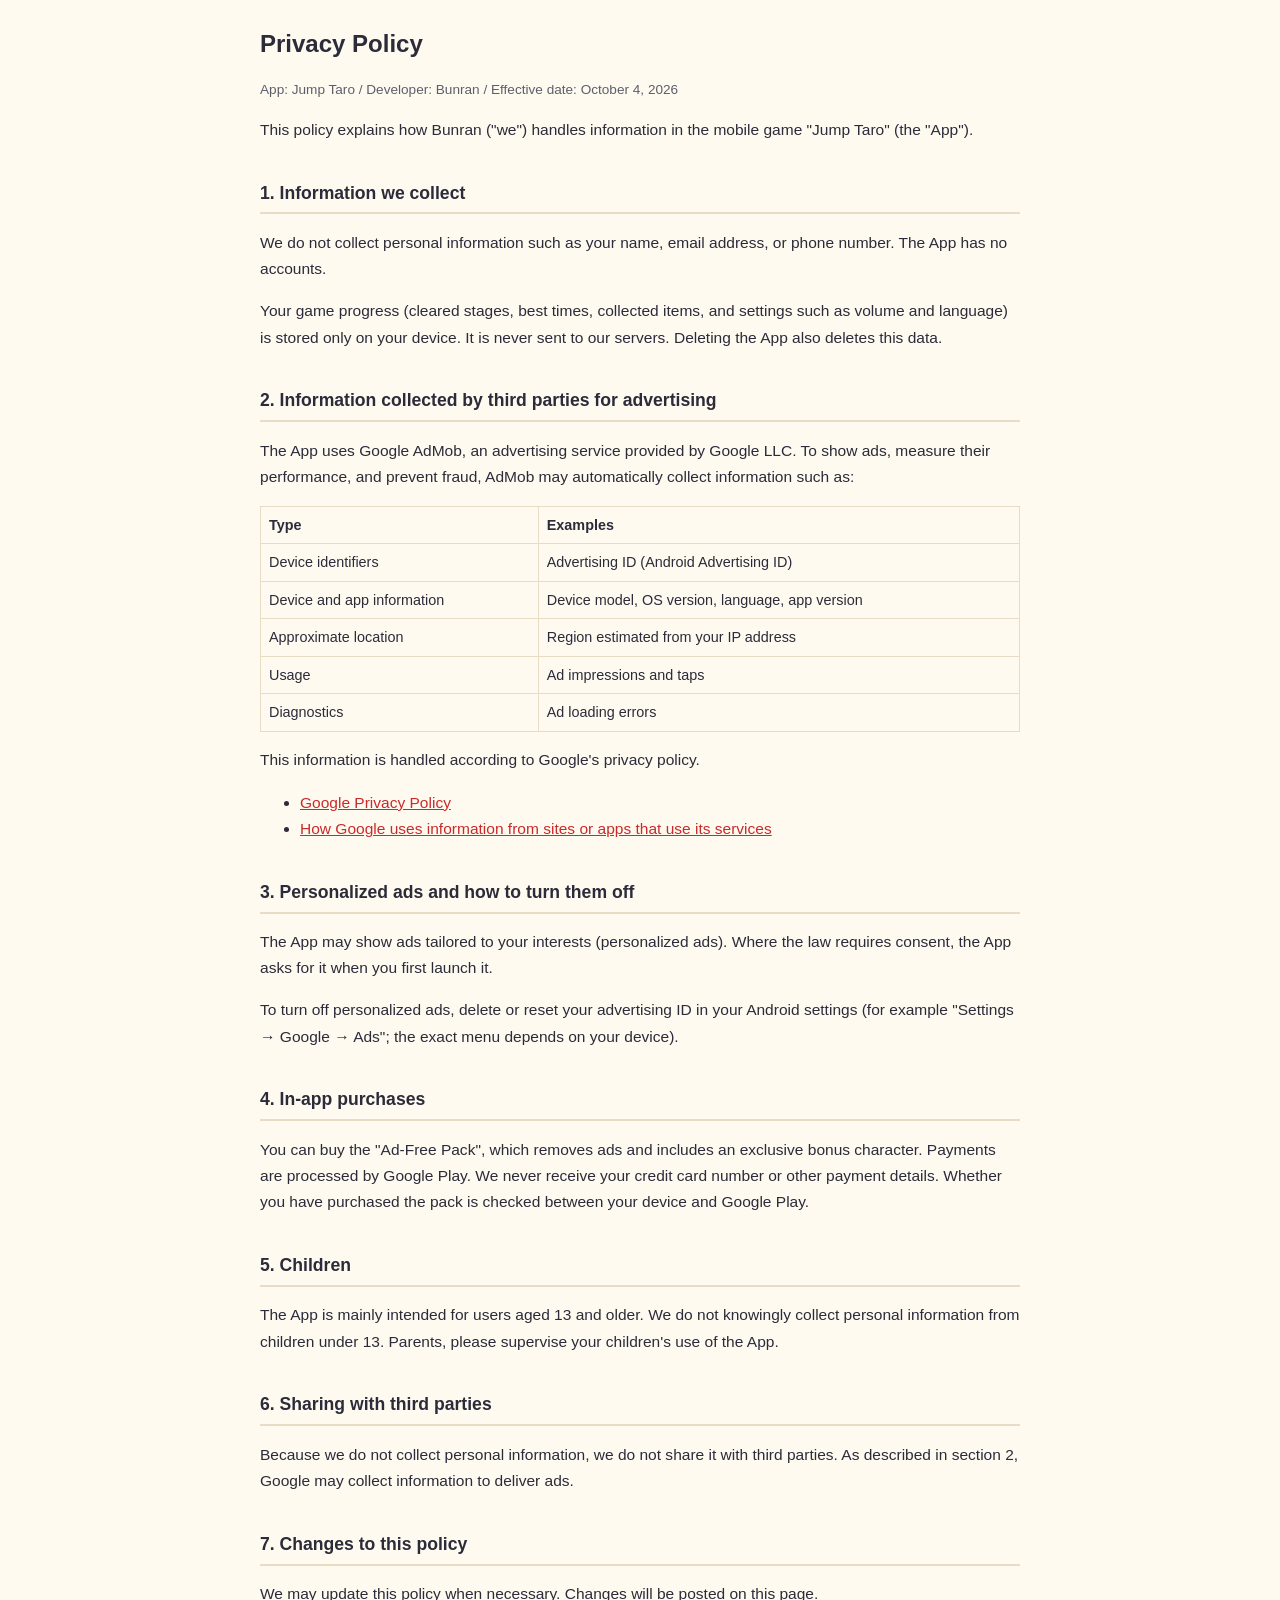
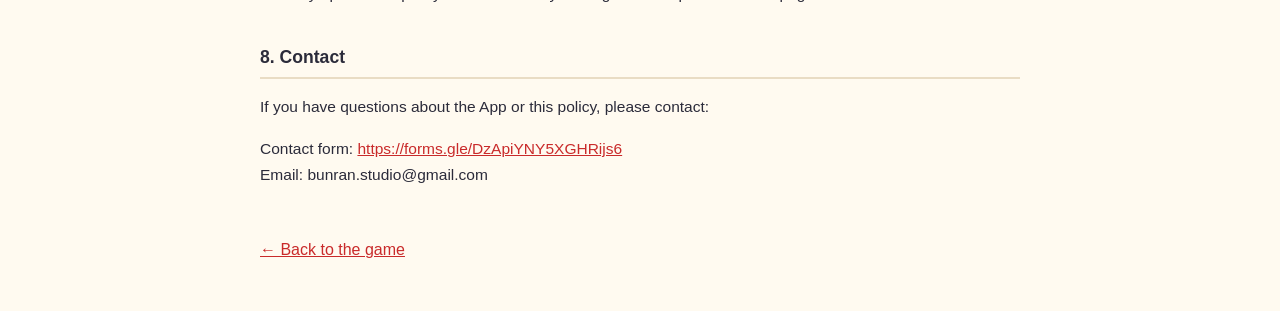
<file: jumptaro/privacy-en.html>
<!DOCTYPE html>
<html lang="en">
<head>
<meta charset="utf-8">
<meta name="viewport" content="width=device-width,initial-scale=1">
<title>Privacy Policy | Jump Taro</title>
<style>
  :root{--bg:#fffaf0;--fg:#2b2b3a;--sub:#5c5f6b;--line:#e9dcc4;--accent:#c92a2a}
  @media (prefers-color-scheme:dark){:root{--bg:#16171f;--fg:#ececf1;--sub:#a8abb8;--line:#33354a;--accent:#ff8787}}
  body{margin:0;background:var(--bg);color:var(--fg);font-family:-apple-system,"Segoe UI",Roboto,sans-serif;line-height:1.7}
  main{max-width:760px;margin:0 auto;padding:24px 16px 48px}
  h1{font-size:1.5rem;margin:0 0 4px}
  h2{font-size:1.1rem;margin:2em 0 .4em;padding-bottom:4px;border-bottom:2px solid var(--line)}
  p,li{font-size:.97rem}
  .meta{color:var(--sub);font-size:.85rem}
  a{color:var(--accent)}
  table{border-collapse:collapse;width:100%;font-size:.9rem}
  th,td{border:1px solid var(--line);padding:6px 8px;text-align:left;vertical-align:top}
  .back{display:inline-block;margin-top:32px}
</style>
</head>
<body>
<main>
  <h1>Privacy Policy</h1>
  <p class="meta">App: Jump Taro / Developer: Bunran / Effective date: October 4, 2026</p>

  <p>This policy explains how Bunran ("we") handles information in the mobile game "Jump Taro" (the "App").</p>

  <h2>1. Information we collect</h2>
  <p>We do not collect personal information such as your name, email address, or phone number. The App has no accounts.</p>
  <p>Your game progress (cleared stages, best times, collected items, and settings such as volume and language) is stored only on your device. It is never sent to our servers. Deleting the App also deletes this data.</p>

  <h2>2. Information collected by third parties for advertising</h2>
  <p>The App uses Google AdMob, an advertising service provided by Google LLC. To show ads, measure their performance, and prevent fraud, AdMob may automatically collect information such as:</p>
  <table>
    <tr><th>Type</th><th>Examples</th></tr>
    <tr><td>Device identifiers</td><td>Advertising ID (Android Advertising ID)</td></tr>
    <tr><td>Device and app information</td><td>Device model, OS version, language, app version</td></tr>
    <tr><td>Approximate location</td><td>Region estimated from your IP address</td></tr>
    <tr><td>Usage</td><td>Ad impressions and taps</td></tr>
    <tr><td>Diagnostics</td><td>Ad loading errors</td></tr>
  </table>
  <p>This information is handled according to Google's privacy policy.</p>
  <ul>
    <li><a href="https://policies.google.com/privacy" target="_blank" rel="noopener">Google Privacy Policy</a></li>
    <li><a href="https://policies.google.com/technologies/partner-sites" target="_blank" rel="noopener">How Google uses information from sites or apps that use its services</a></li>
  </ul>

  <h2>3. Personalized ads and how to turn them off</h2>
  <p>The App may show ads tailored to your interests (personalized ads). Where the law requires consent, the App asks for it when you first launch it.</p>
  <p>To turn off personalized ads, delete or reset your advertising ID in your Android settings (for example "Settings → Google → Ads"; the exact menu depends on your device).</p>

  <h2>4. In-app purchases</h2>
  <p>You can buy the "Ad-Free Pack", which removes ads and includes an exclusive bonus character. Payments are processed by Google Play. We never receive your credit card number or other payment details. Whether you have purchased the pack is checked between your device and Google Play.</p>

  <h2>5. Children</h2>
  <p>The App is mainly intended for users aged 13 and older. We do not knowingly collect personal information from children under 13. Parents, please supervise your children's use of the App.</p>

  <h2>6. Sharing with third parties</h2>
  <p>Because we do not collect personal information, we do not share it with third parties. As described in section 2, Google may collect information to deliver ads.</p>

  <h2>7. Changes to this policy</h2>
  <p>We may update this policy when necessary. Changes will be posted on this page.</p>

  <h2>8. Contact</h2>
  <p>If you have questions about the App or this policy, please contact:</p>
  <p>Contact form: <a href="https://forms.gle/DzApiYNY5XGHRijs6">https://forms.gle/DzApiYNY5XGHRijs6</a><br>Email: bunran.studio@gmail.com</p>

  <a class="back" href="index.html">← Back to the game</a>
</main>
<script>if (window.top !== window) document.querySelectorAll("a.back").forEach(a => a.onclick = e => { e.preventDefault(); if (parent.closeDoc) parent.closeDoc(); });
if (window.top !== window) document.querySelectorAll("a[href^=\"http\"]").forEach(a => a.onclick = e => { if (parent.openExternal) { e.preventDefault(); parent.openExternal(a.href); } });</script>
</body>
</html>
</file>
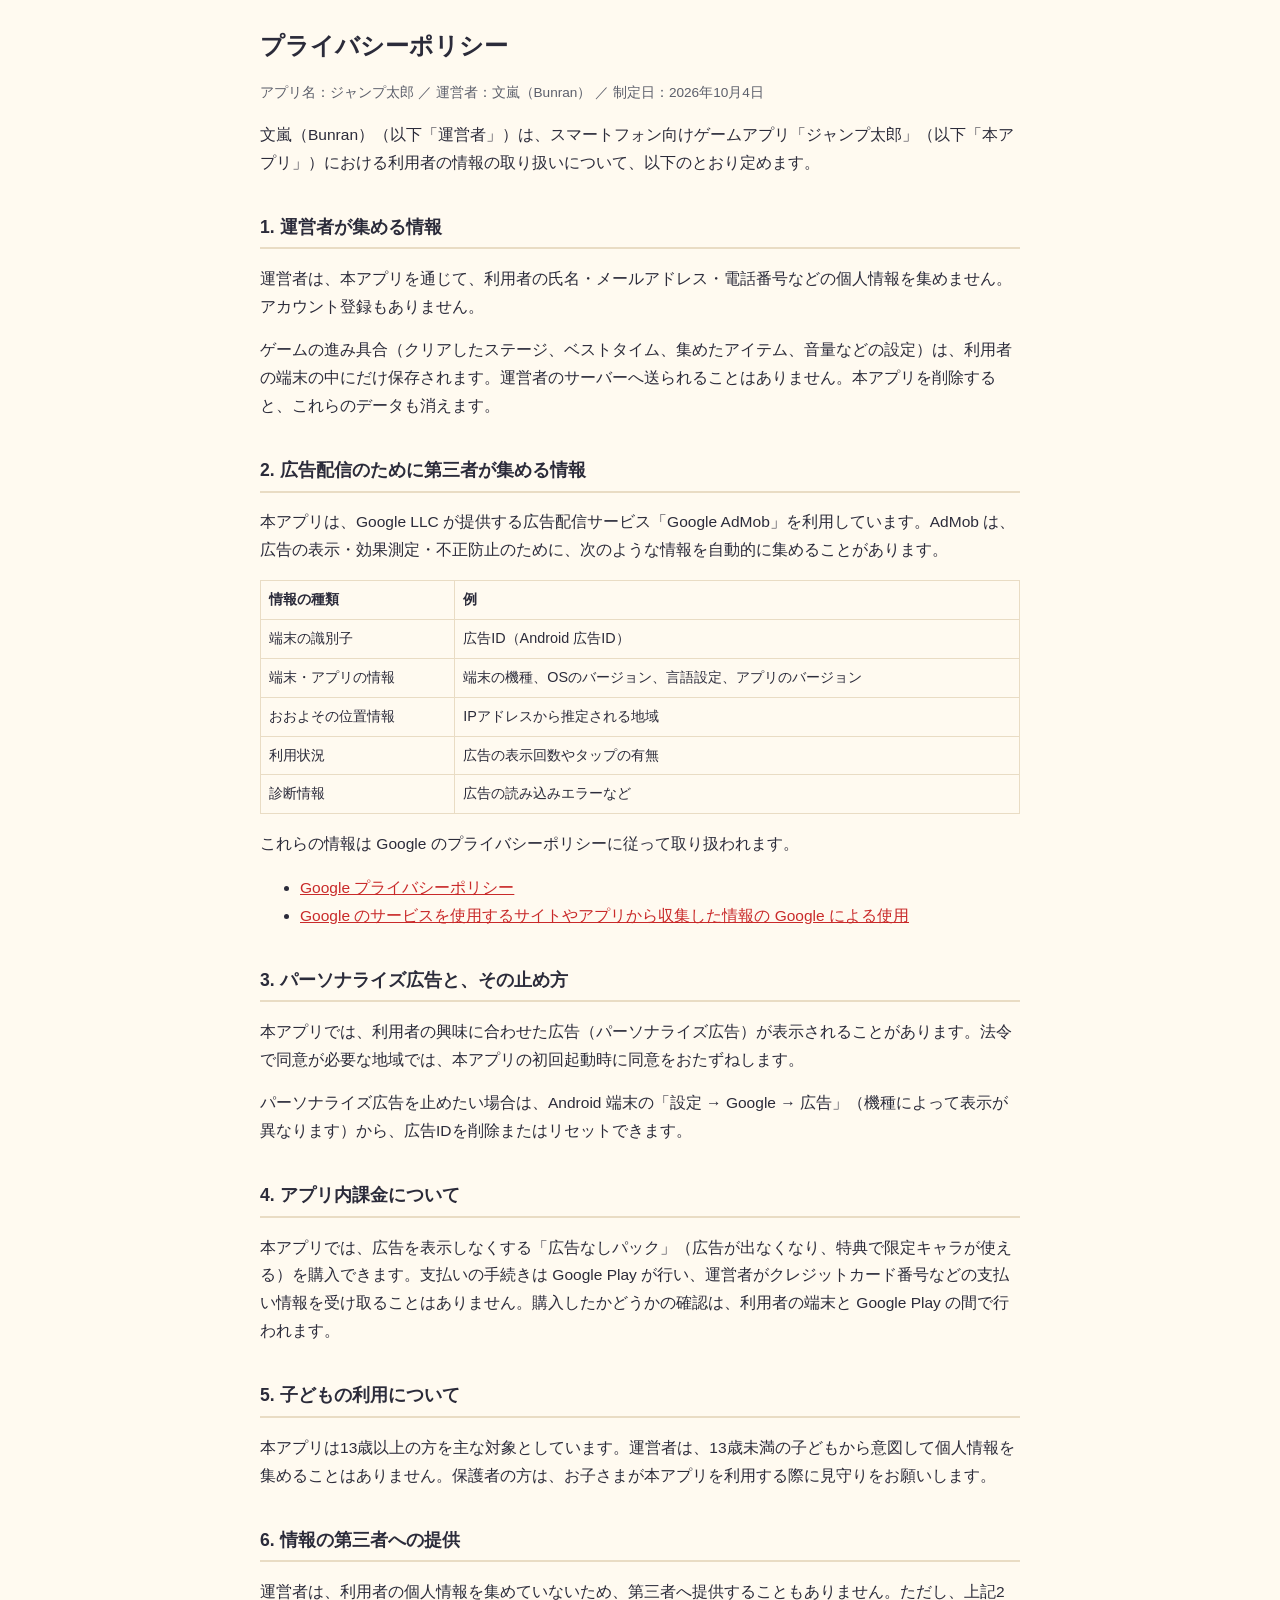
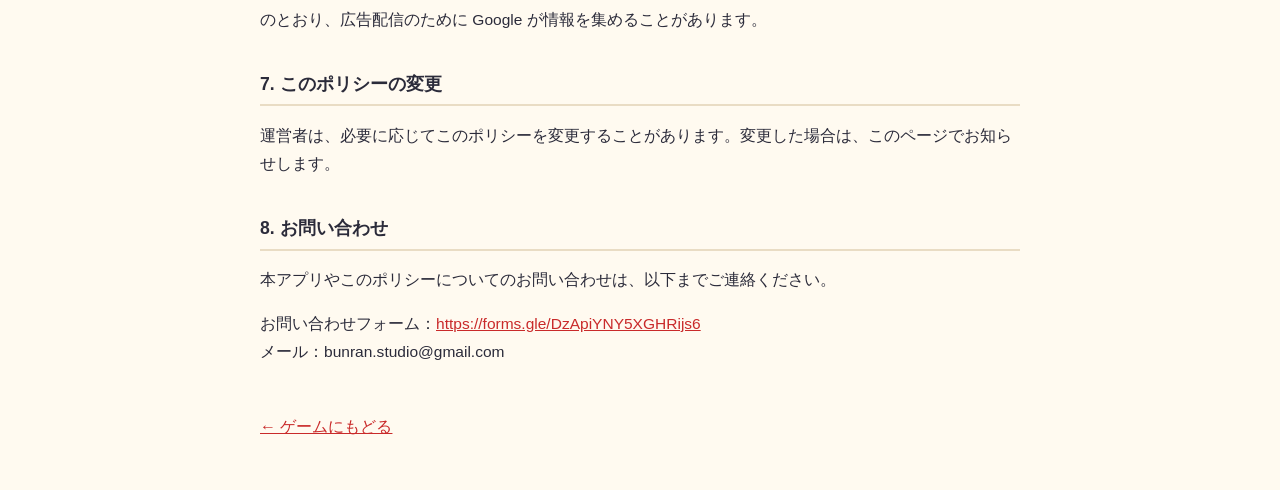
<file: jumptaro/privacy.html>
<!DOCTYPE html>
<html lang="ja">
<head>
<meta charset="utf-8">
<meta name="viewport" content="width=device-width,initial-scale=1">
<title>プライバシーポリシー｜ジャンプ太郎</title>
<style>
  :root{--bg:#fffaf0;--fg:#2b2b3a;--sub:#5c5f6b;--line:#e9dcc4;--accent:#c92a2a}
  @media (prefers-color-scheme:dark){:root{--bg:#16171f;--fg:#ececf1;--sub:#a8abb8;--line:#33354a;--accent:#ff8787}}
  body{margin:0;background:var(--bg);color:var(--fg);font-family:"Hiragino Sans","Meiryo",sans-serif;line-height:1.8}
  main{max-width:760px;margin:0 auto;padding:24px 16px 48px}
  h1{font-size:1.5rem;margin:0 0 4px}
  h2{font-size:1.1rem;margin:2em 0 .4em;padding-bottom:4px;border-bottom:2px solid var(--line)}
  p,li{font-size:.97rem}
  .meta{color:var(--sub);font-size:.85rem}
  a{color:var(--accent)}
  table{border-collapse:collapse;width:100%;font-size:.9rem}
  th,td{border:1px solid var(--line);padding:6px 8px;text-align:left;vertical-align:top}
  .back{display:inline-block;margin-top:32px}
</style>
</head>
<body>
<main>
  <h1>プライバシーポリシー</h1>
  <p class="meta">アプリ名：ジャンプ太郎 ／ 運営者：文嵐（Bunran） ／ 制定日：2026年10月4日</p>

  <p>文嵐（Bunran）（以下「運営者」）は、スマートフォン向けゲームアプリ「ジャンプ太郎」（以下「本アプリ」）における利用者の情報の取り扱いについて、以下のとおり定めます。</p>

  <h2>1. 運営者が集める情報</h2>
  <p>運営者は、本アプリを通じて、利用者の氏名・メールアドレス・電話番号などの個人情報を集めません。アカウント登録もありません。</p>
  <p>ゲームの進み具合（クリアしたステージ、ベストタイム、集めたアイテム、音量などの設定）は、利用者の端末の中にだけ保存されます。運営者のサーバーへ送られることはありません。本アプリを削除すると、これらのデータも消えます。</p>

  <h2>2. 広告配信のために第三者が集める情報</h2>
  <p>本アプリは、Google LLC が提供する広告配信サービス「Google AdMob」を利用しています。AdMob は、広告の表示・効果測定・不正防止のために、次のような情報を自動的に集めることがあります。</p>
  <table>
    <tr><th>情報の種類</th><th>例</th></tr>
    <tr><td>端末の識別子</td><td>広告ID（Android 広告ID）</td></tr>
    <tr><td>端末・アプリの情報</td><td>端末の機種、OSのバージョン、言語設定、アプリのバージョン</td></tr>
    <tr><td>おおよその位置情報</td><td>IPアドレスから推定される地域</td></tr>
    <tr><td>利用状況</td><td>広告の表示回数やタップの有無</td></tr>
    <tr><td>診断情報</td><td>広告の読み込みエラーなど</td></tr>
  </table>
  <p>これらの情報は Google のプライバシーポリシーに従って取り扱われます。</p>
  <ul>
    <li><a href="https://policies.google.com/privacy" target="_blank" rel="noopener">Google プライバシーポリシー</a></li>
    <li><a href="https://policies.google.com/technologies/partner-sites" target="_blank" rel="noopener">Google のサービスを使用するサイトやアプリから収集した情報の Google による使用</a></li>
  </ul>

  <h2>3. パーソナライズ広告と、その止め方</h2>
  <p>本アプリでは、利用者の興味に合わせた広告（パーソナライズ広告）が表示されることがあります。法令で同意が必要な地域では、本アプリの初回起動時に同意をおたずねします。</p>
  <p>パーソナライズ広告を止めたい場合は、Android 端末の「設定 → Google → 広告」（機種によって表示が異なります）から、広告IDを削除またはリセットできます。</p>

  <h2>4. アプリ内課金について</h2>
  <p>本アプリでは、広告を表示しなくする「広告なしパック」（広告が出なくなり、特典で限定キャラが使える）を購入できます。支払いの手続きは Google Play が行い、運営者がクレジットカード番号などの支払い情報を受け取ることはありません。購入したかどうかの確認は、利用者の端末と Google Play の間で行われます。</p>

  <h2>5. 子どもの利用について</h2>
  <p>本アプリは13歳以上の方を主な対象としています。運営者は、13歳未満の子どもから意図して個人情報を集めることはありません。保護者の方は、お子さまが本アプリを利用する際に見守りをお願いします。</p>

  <h2>6. 情報の第三者への提供</h2>
  <p>運営者は、利用者の個人情報を集めていないため、第三者へ提供することもありません。ただし、上記2のとおり、広告配信のために Google が情報を集めることがあります。</p>

  <h2>7. このポリシーの変更</h2>
  <p>運営者は、必要に応じてこのポリシーを変更することがあります。変更した場合は、このページでお知らせします。</p>

  <h2>8. お問い合わせ</h2>
  <p>本アプリやこのポリシーについてのお問い合わせは、以下までご連絡ください。</p>
  <p>お問い合わせフォーム：<a href="https://forms.gle/DzApiYNY5XGHRijs6">https://forms.gle/DzApiYNY5XGHRijs6</a><br>メール：bunran.studio@gmail.com</p>

  <a class="back" href="index.html">← ゲームにもどる</a>
</main>
<script>if (window.top !== window) document.querySelectorAll("a.back").forEach(a => a.onclick = e => { e.preventDefault(); if (parent.closeDoc) parent.closeDoc(); });
if (window.top !== window) document.querySelectorAll("a[href^=\"http\"]").forEach(a => a.onclick = e => { if (parent.openExternal) { e.preventDefault(); parent.openExternal(a.href); } });</script>
</body>
</html>
</file>
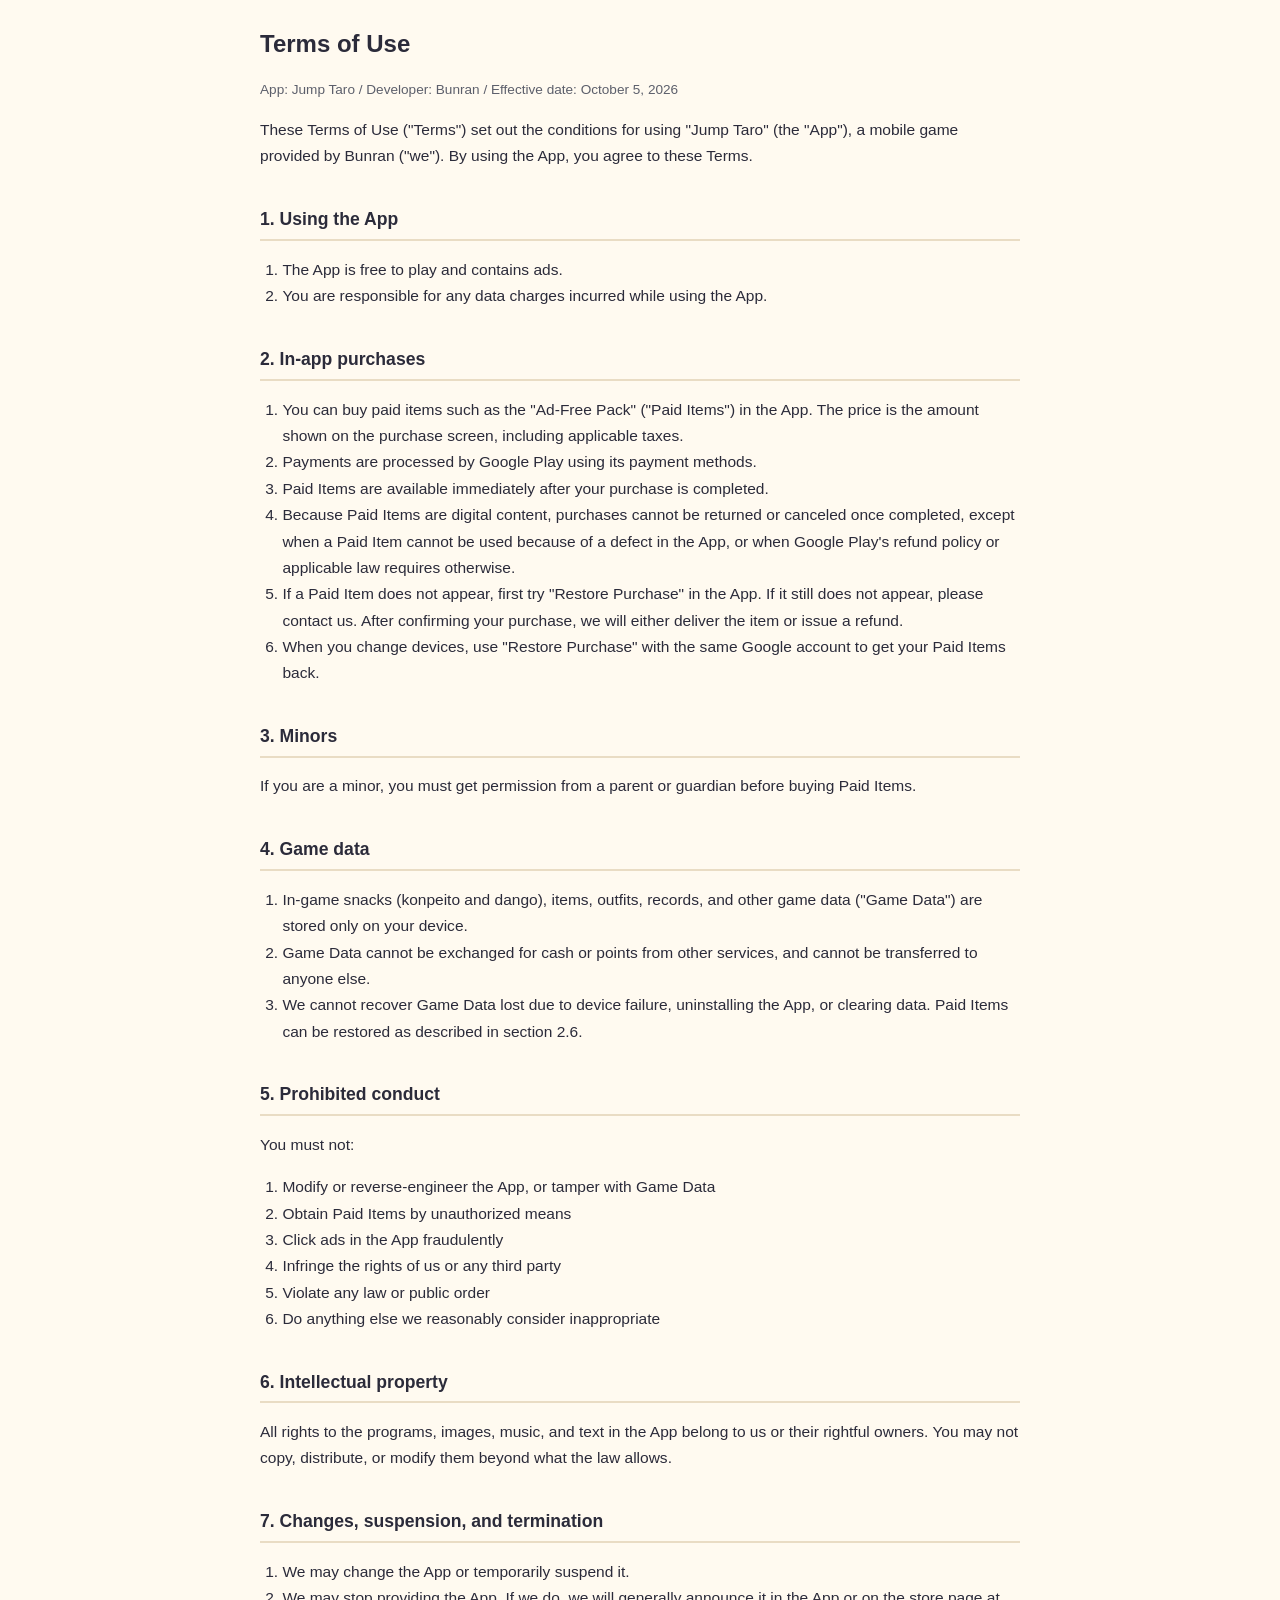
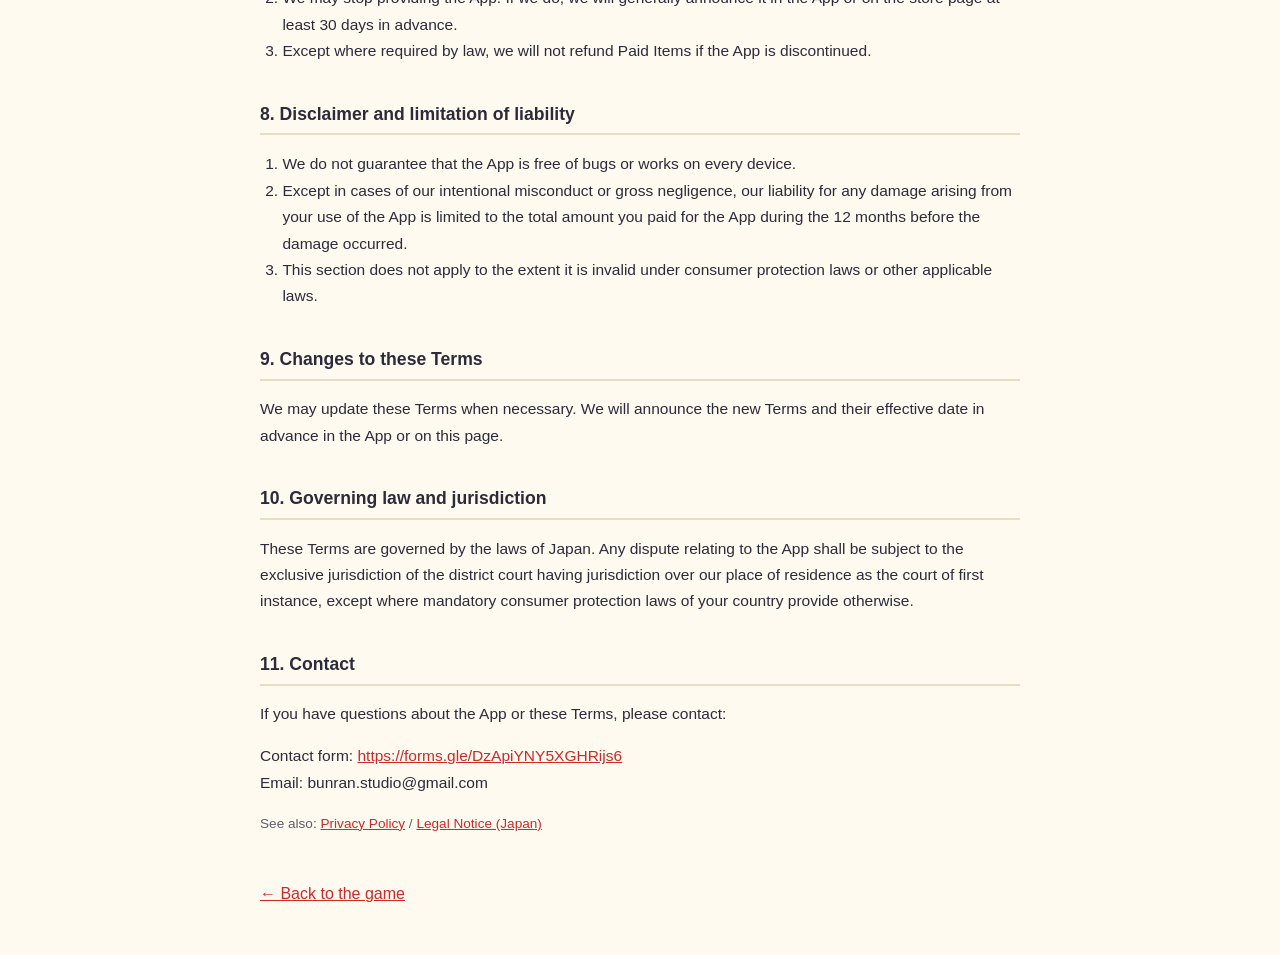
<file: jumptaro/terms-en.html>
<!DOCTYPE html>
<html lang="en">
<head>
<meta charset="utf-8">
<meta name="viewport" content="width=device-width,initial-scale=1">
<title>Terms of Use | Jump Taro</title>
<style>
  :root{--bg:#fffaf0;--fg:#2b2b3a;--sub:#5c5f6b;--line:#e9dcc4;--accent:#c92a2a}
  @media (prefers-color-scheme:dark){:root{--bg:#16171f;--fg:#ececf1;--sub:#a8abb8;--line:#33354a;--accent:#ff8787}}
  body{margin:0;background:var(--bg);color:var(--fg);font-family:-apple-system,"Segoe UI",Roboto,sans-serif;line-height:1.7}
  main{max-width:760px;margin:0 auto;padding:24px 16px 48px}
  h1{font-size:1.5rem;margin:0 0 4px}
  h2{font-size:1.1rem;margin:2em 0 .4em;padding-bottom:4px;border-bottom:2px solid var(--line)}
  p,li{font-size:.97rem}
  ol{padding-left:1.4em}
  .meta{color:var(--sub);font-size:.85rem}
  a{color:var(--accent)}
  .back{display:inline-block;margin-top:32px}
</style>
</head>
<body>
<main>
  <h1>Terms of Use</h1>
  <p class="meta">App: Jump Taro / Developer: Bunran / Effective date: October 5, 2026</p>

  <p>These Terms of Use ("Terms") set out the conditions for using "Jump Taro" (the "App"), a mobile game provided by Bunran ("we"). By using the App, you agree to these Terms.</p>

  <h2>1. Using the App</h2>
  <ol>
    <li>The App is free to play and contains ads.</li>
    <li>You are responsible for any data charges incurred while using the App.</li>
  </ol>

  <h2>2. In-app purchases</h2>
  <ol>
    <li>You can buy paid items such as the "Ad-Free Pack" ("Paid Items") in the App. The price is the amount shown on the purchase screen, including applicable taxes.</li>
    <li>Payments are processed by Google Play using its payment methods.</li>
    <li>Paid Items are available immediately after your purchase is completed.</li>
    <li>Because Paid Items are digital content, purchases cannot be returned or canceled once completed, except when a Paid Item cannot be used because of a defect in the App, or when Google Play's refund policy or applicable law requires otherwise.</li>
    <li>If a Paid Item does not appear, first try "Restore Purchase" in the App. If it still does not appear, please contact us. After confirming your purchase, we will either deliver the item or issue a refund.</li>
    <li>When you change devices, use "Restore Purchase" with the same Google account to get your Paid Items back.</li>
  </ol>

  <h2>3. Minors</h2>
  <p>If you are a minor, you must get permission from a parent or guardian before buying Paid Items.</p>

  <h2>4. Game data</h2>
  <ol>
    <li>In-game snacks (konpeito and dango), items, outfits, records, and other game data ("Game Data") are stored only on your device.</li>
    <li>Game Data cannot be exchanged for cash or points from other services, and cannot be transferred to anyone else.</li>
    <li>We cannot recover Game Data lost due to device failure, uninstalling the App, or clearing data. Paid Items can be restored as described in section 2.6.</li>
  </ol>

  <h2>5. Prohibited conduct</h2>
  <p>You must not:</p>
  <ol>
    <li>Modify or reverse-engineer the App, or tamper with Game Data</li>
    <li>Obtain Paid Items by unauthorized means</li>
    <li>Click ads in the App fraudulently</li>
    <li>Infringe the rights of us or any third party</li>
    <li>Violate any law or public order</li>
    <li>Do anything else we reasonably consider inappropriate</li>
  </ol>

  <h2>6. Intellectual property</h2>
  <p>All rights to the programs, images, music, and text in the App belong to us or their rightful owners. You may not copy, distribute, or modify them beyond what the law allows.</p>

  <h2>7. Changes, suspension, and termination</h2>
  <ol>
    <li>We may change the App or temporarily suspend it.</li>
    <li>We may stop providing the App. If we do, we will generally announce it in the App or on the store page at least 30 days in advance.</li>
    <li>Except where required by law, we will not refund Paid Items if the App is discontinued.</li>
  </ol>

  <h2>8. Disclaimer and limitation of liability</h2>
  <ol>
    <li>We do not guarantee that the App is free of bugs or works on every device.</li>
    <li>Except in cases of our intentional misconduct or gross negligence, our liability for any damage arising from your use of the App is limited to the total amount you paid for the App during the 12 months before the damage occurred.</li>
    <li>This section does not apply to the extent it is invalid under consumer protection laws or other applicable laws.</li>
  </ol>

  <h2>9. Changes to these Terms</h2>
  <p>We may update these Terms when necessary. We will announce the new Terms and their effective date in advance in the App or on this page.</p>

  <h2>10. Governing law and jurisdiction</h2>
  <p>These Terms are governed by the laws of Japan. Any dispute relating to the App shall be subject to the exclusive jurisdiction of the district court having jurisdiction over our place of residence as the court of first instance, except where mandatory consumer protection laws of your country provide otherwise.</p>

  <h2>11. Contact</h2>
  <p>If you have questions about the App or these Terms, please contact:</p>
  <p>Contact form: <a href="https://forms.gle/DzApiYNY5XGHRijs6">https://forms.gle/DzApiYNY5XGHRijs6</a><br>Email: bunran.studio@gmail.com</p>

  <p class="meta">See also: <a href="privacy-en.html">Privacy Policy</a> / <a href="tokushoho-en.html">Legal Notice (Japan)</a></p>
  <a class="back" href="index.html">← Back to the game</a>
</main>
<script>if (window.top !== window) document.querySelectorAll("a.back").forEach(a => a.onclick = e => { e.preventDefault(); if (parent.closeDoc) parent.closeDoc(); });
if (window.top !== window) document.querySelectorAll("a[href^=\"http\"]").forEach(a => a.onclick = e => { if (parent.openExternal) { e.preventDefault(); parent.openExternal(a.href); } });</script>
</body>
</html>
</file>
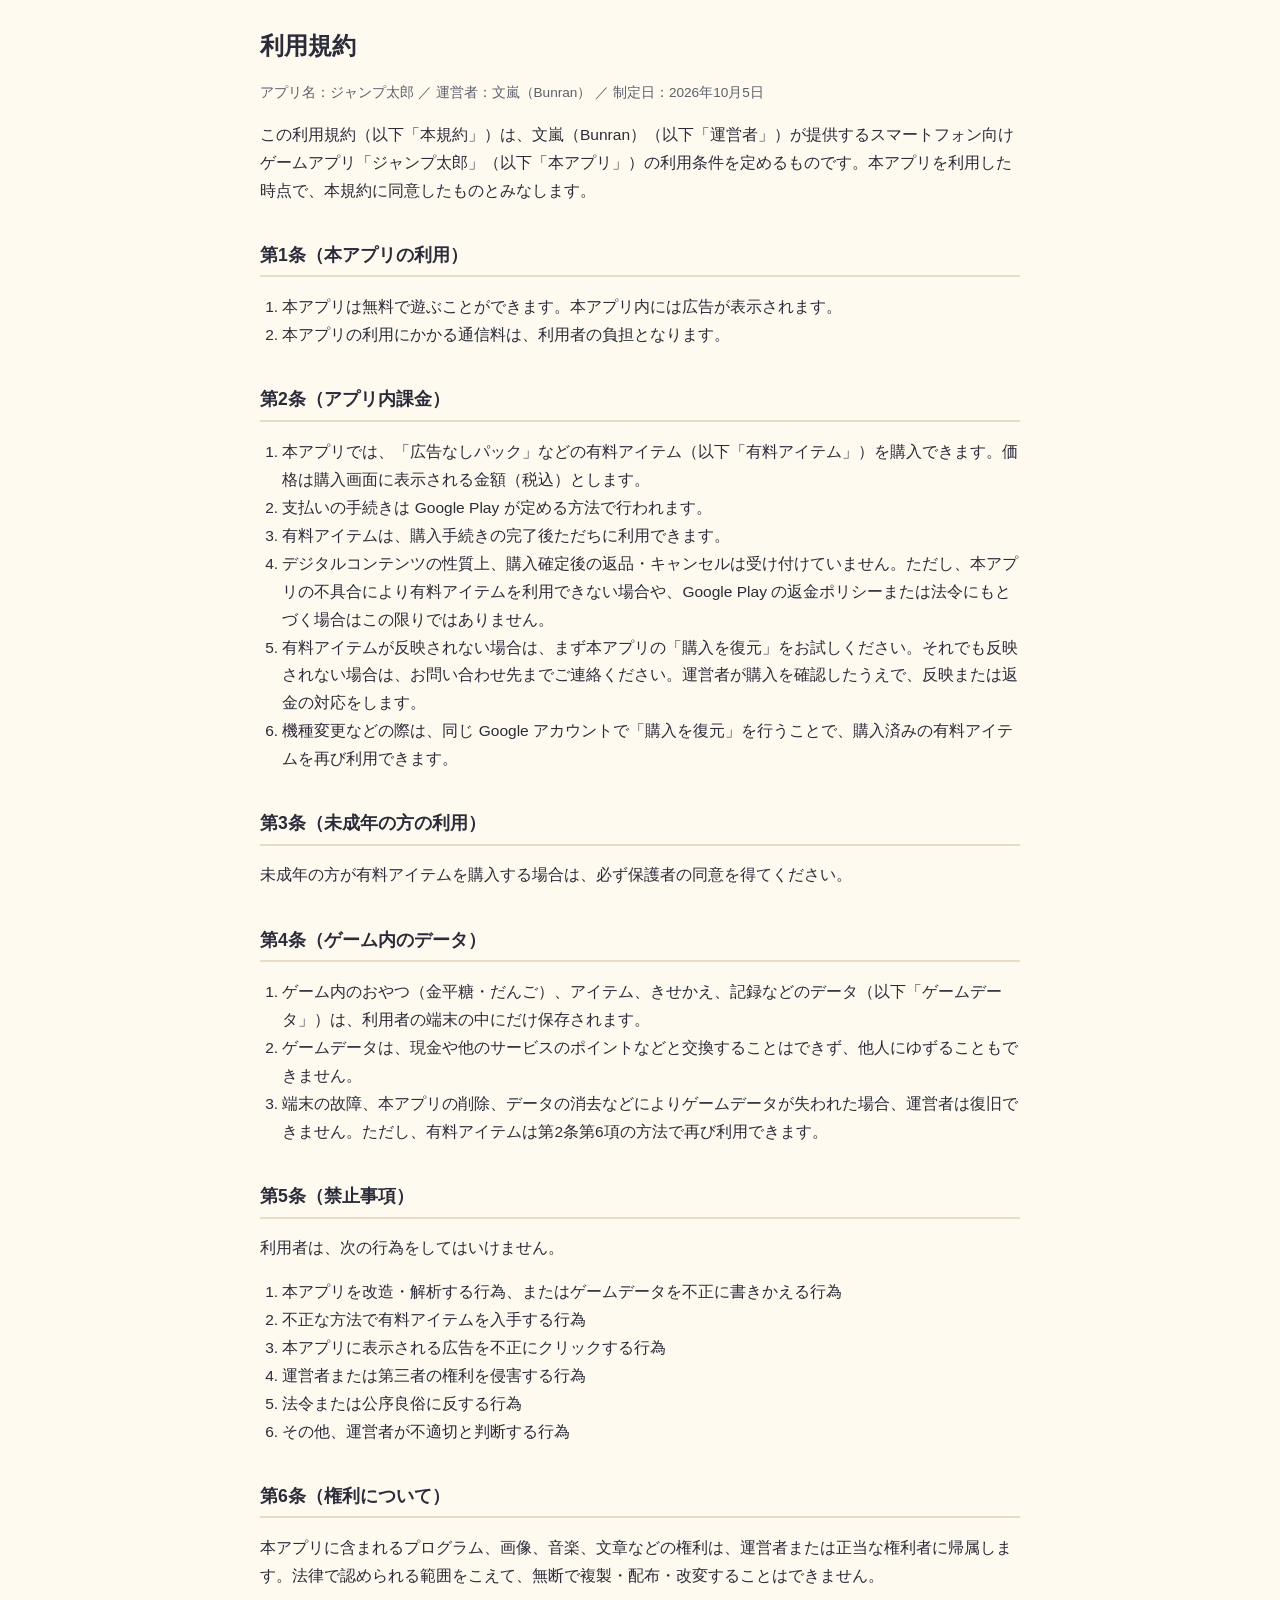
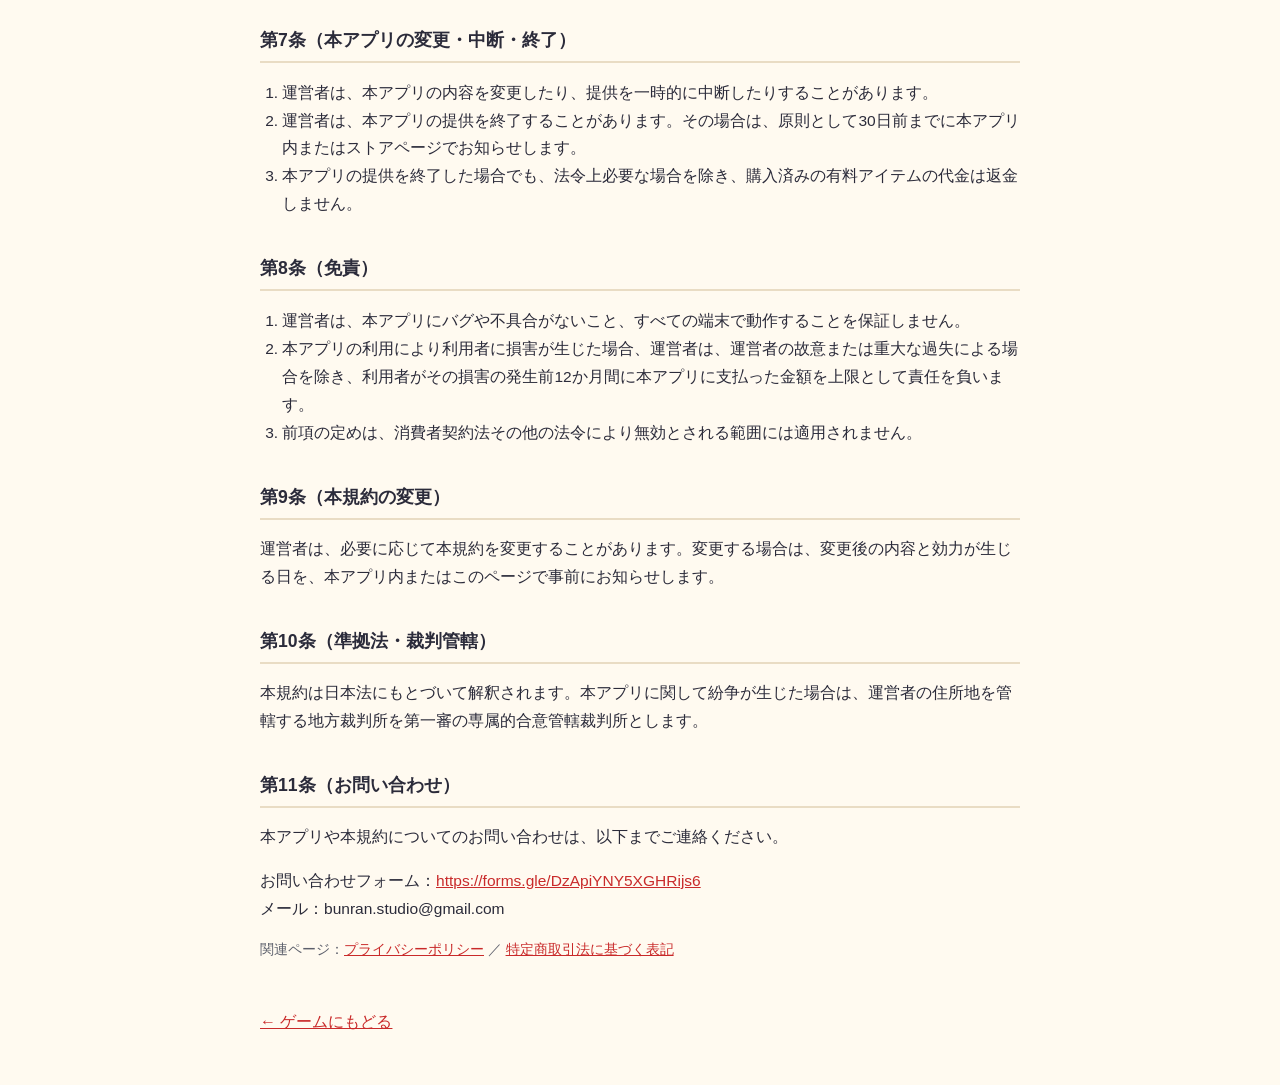
<file: jumptaro/terms.html>
<!DOCTYPE html>
<html lang="ja">
<head>
<meta charset="utf-8">
<meta name="viewport" content="width=device-width,initial-scale=1">
<title>利用規約｜ジャンプ太郎</title>
<style>
  :root{--bg:#fffaf0;--fg:#2b2b3a;--sub:#5c5f6b;--line:#e9dcc4;--accent:#c92a2a}
  @media (prefers-color-scheme:dark){:root{--bg:#16171f;--fg:#ececf1;--sub:#a8abb8;--line:#33354a;--accent:#ff8787}}
  body{margin:0;background:var(--bg);color:var(--fg);font-family:"Hiragino Sans","Meiryo",sans-serif;line-height:1.8}
  main{max-width:760px;margin:0 auto;padding:24px 16px 48px}
  h1{font-size:1.5rem;margin:0 0 4px}
  h2{font-size:1.1rem;margin:2em 0 .4em;padding-bottom:4px;border-bottom:2px solid var(--line)}
  p,li{font-size:.97rem}
  ol{padding-left:1.4em}
  .meta{color:var(--sub);font-size:.85rem}
  a{color:var(--accent)}
  .back{display:inline-block;margin-top:32px}
</style>
</head>
<body>
<main>
  <h1>利用規約</h1>
  <p class="meta">アプリ名：ジャンプ太郎 ／ 運営者：文嵐（Bunran） ／ 制定日：2026年10月5日</p>

  <p>この利用規約（以下「本規約」）は、文嵐（Bunran）（以下「運営者」）が提供するスマートフォン向けゲームアプリ「ジャンプ太郎」（以下「本アプリ」）の利用条件を定めるものです。本アプリを利用した時点で、本規約に同意したものとみなします。</p>

  <h2>第1条（本アプリの利用）</h2>
  <ol>
    <li>本アプリは無料で遊ぶことができます。本アプリ内には広告が表示されます。</li>
    <li>本アプリの利用にかかる通信料は、利用者の負担となります。</li>
  </ol>

  <h2>第2条（アプリ内課金）</h2>
  <ol>
    <li>本アプリでは、「広告なしパック」などの有料アイテム（以下「有料アイテム」）を購入できます。価格は購入画面に表示される金額（税込）とします。</li>
    <li>支払いの手続きは Google Play が定める方法で行われます。</li>
    <li>有料アイテムは、購入手続きの完了後ただちに利用できます。</li>
    <li>デジタルコンテンツの性質上、購入確定後の返品・キャンセルは受け付けていません。ただし、本アプリの不具合により有料アイテムを利用できない場合や、Google Play の返金ポリシーまたは法令にもとづく場合はこの限りではありません。</li>
    <li>有料アイテムが反映されない場合は、まず本アプリの「購入を復元」をお試しください。それでも反映されない場合は、お問い合わせ先までご連絡ください。運営者が購入を確認したうえで、反映または返金の対応をします。</li>
    <li>機種変更などの際は、同じ Google アカウントで「購入を復元」を行うことで、購入済みの有料アイテムを再び利用できます。</li>
  </ol>

  <h2>第3条（未成年の方の利用）</h2>
  <p>未成年の方が有料アイテムを購入する場合は、必ず保護者の同意を得てください。</p>

  <h2>第4条（ゲーム内のデータ）</h2>
  <ol>
    <li>ゲーム内のおやつ（金平糖・だんご）、アイテム、きせかえ、記録などのデータ（以下「ゲームデータ」）は、利用者の端末の中にだけ保存されます。</li>
    <li>ゲームデータは、現金や他のサービスのポイントなどと交換することはできず、他人にゆずることもできません。</li>
    <li>端末の故障、本アプリの削除、データの消去などによりゲームデータが失われた場合、運営者は復旧できません。ただし、有料アイテムは第2条第6項の方法で再び利用できます。</li>
  </ol>

  <h2>第5条（禁止事項）</h2>
  <p>利用者は、次の行為をしてはいけません。</p>
  <ol>
    <li>本アプリを改造・解析する行為、またはゲームデータを不正に書きかえる行為</li>
    <li>不正な方法で有料アイテムを入手する行為</li>
    <li>本アプリに表示される広告を不正にクリックする行為</li>
    <li>運営者または第三者の権利を侵害する行為</li>
    <li>法令または公序良俗に反する行為</li>
    <li>その他、運営者が不適切と判断する行為</li>
  </ol>

  <h2>第6条（権利について）</h2>
  <p>本アプリに含まれるプログラム、画像、音楽、文章などの権利は、運営者または正当な権利者に帰属します。法律で認められる範囲をこえて、無断で複製・配布・改変することはできません。</p>

  <h2>第7条（本アプリの変更・中断・終了）</h2>
  <ol>
    <li>運営者は、本アプリの内容を変更したり、提供を一時的に中断したりすることがあります。</li>
    <li>運営者は、本アプリの提供を終了することがあります。その場合は、原則として30日前までに本アプリ内またはストアページでお知らせします。</li>
    <li>本アプリの提供を終了した場合でも、法令上必要な場合を除き、購入済みの有料アイテムの代金は返金しません。</li>
  </ol>

  <h2>第8条（免責）</h2>
  <ol>
    <li>運営者は、本アプリにバグや不具合がないこと、すべての端末で動作することを保証しません。</li>
    <li>本アプリの利用により利用者に損害が生じた場合、運営者は、運営者の故意または重大な過失による場合を除き、利用者がその損害の発生前12か月間に本アプリに支払った金額を上限として責任を負います。</li>
    <li>前項の定めは、消費者契約法その他の法令により無効とされる範囲には適用されません。</li>
  </ol>

  <h2>第9条（本規約の変更）</h2>
  <p>運営者は、必要に応じて本規約を変更することがあります。変更する場合は、変更後の内容と効力が生じる日を、本アプリ内またはこのページで事前にお知らせします。</p>

  <h2>第10条（準拠法・裁判管轄）</h2>
  <p>本規約は日本法にもとづいて解釈されます。本アプリに関して紛争が生じた場合は、運営者の住所地を管轄する地方裁判所を第一審の専属的合意管轄裁判所とします。</p>

  <h2>第11条（お問い合わせ）</h2>
  <p>本アプリや本規約についてのお問い合わせは、以下までご連絡ください。</p>
  <p>お問い合わせフォーム：<a href="https://forms.gle/DzApiYNY5XGHRijs6">https://forms.gle/DzApiYNY5XGHRijs6</a><br>メール：bunran.studio@gmail.com</p>

  <p class="meta">関連ページ：<a href="privacy.html">プライバシーポリシー</a> ／ <a href="tokushoho.html">特定商取引法に基づく表記</a></p>
  <a class="back" href="index.html">← ゲームにもどる</a>
</main>
<script>if (window.top !== window) document.querySelectorAll("a.back").forEach(a => a.onclick = e => { e.preventDefault(); if (parent.closeDoc) parent.closeDoc(); });
if (window.top !== window) document.querySelectorAll("a[href^=\"http\"]").forEach(a => a.onclick = e => { if (parent.openExternal) { e.preventDefault(); parent.openExternal(a.href); } });</script>
</body>
</html>
</file>
<file: fonts/dotgothic16.css>
/* dotgothic16-[0]-400-normal */
@font-face {
  font-family: 'DotGothic16';
  font-style: normal;
  font-display: swap;
  font-weight: 400;
  src: url(dotgothic16-0-400-normal.woff2) format('woff2');
  unicode-range: U+25ee8,U+25f23,U+25f5c,U+25fd4,U+25fe0,U+25ffb,U+2600c,U+26017,U+26060,U+260ed,U+26222,U+2626a,U+26270,U+26286,U+2634c,U+26402,U+2667e,U+266b0,U+2671d,U+268dd,U+268ea,U+26951,U+2696f,U+26999,U+269dd,U+26a1e,U+26a58,U+26a8c,U+26ab7,U+26aff,U+26c29,U+26c73,U+26c9e,U+26cdd,U+26e40,U+26e65,U+26f94,U+26ff6-26ff8,U+270f4,U+2710d,U+27139,U+273da-273db,U+273fe,U+27410,U+27449,U+27614-27615,U+27631,U+27684,U+27693,U+2770e,U+27723,U+27752,U+278b2,U+27985,U+279b4,U+27a84,U+27bb3,U+27bbe,U+27bc7,U+27c3c,U+27cb8,U+27d73,U+27da0,U+27e10,U+27eaf,U+27fb7,U+2808a,U+280bb,U+28277,U+28282,U+282f3,U+283cd,U+2840c,U+28455,U+284dc,U+2856b,U+285c8-285c9,U+286d7,U+286fa,U+28946,U+28949,U+2896b,U+28987-28988,U+289ba-289bb,U+28a1e,U+28a29,U+28a43,U+28a71,U+28a99,U+28acd,U+28add,U+28ae4,U+28bc1,U+28bef,U+28cdd,U+28d10,U+28d71,U+28dfb,U+28e0f,U+28e17,U+28e1f,U+28e36,U+28e89,U+28eeb,U+28ef6,U+28f32,U+28ff8,U+292a0,U+292b1,U+29490,U+295cf,U+2967f,U+296f0,U+29719,U+29750,U+29810,U+298c6,U+29a72,U+29d4b,U+29ddb,U+29e15,U+29e3d,U+29e49,U+29e8a,U+29ec4,U+29edb,U+29ee9,U+29fce,U+29fd7,U+2a01a,U+2a02f,U+2a082,U+2a0f9,U+2a190,U+2a2b2,U+2a38c,U+2a437,U+2a5f1,U+2a602,U+2a61a,U+2a6b2,U+2a9e6,U+2b746,U+2b751,U+2b753,U+2b75a,U+2b75c,U+2b765,U+2b776-2b777,U+2b77c,U+2b782,U+2b789,U+2b78b,U+2b78e,U+2b794,U+2b7ac,U+2b7af,U+2b7bd,U+2b7c9,U+2b7cf,U+2b7d2,U+2b7d8,U+2b7f0,U+2b80d,U+2b817,U+2b81a,U+2d544,U+2e278,U+2e569,U+2e6ea,U+2f804,U+2f80f,U+2f815,U+2f818,U+2f81a,U+2f822,U+2f828,U+2f82c,U+2f833,U+2f83f,U+2f846,U+2f852,U+2f862,U+2f86d,U+2f873,U+2f877,U+2f884,U+2f899-2f89a,U+2f8a6,U+2f8ac,U+2f8b2,U+2f8b6,U+2f8d3,U+2f8db-2f8dc,U+2f8e1,U+2f8e5,U+2f8ea,U+2f8ed,U+2f8fc,U+2f903,U+2f90b,U+2f90f,U+2f91a,U+2f920-2f921,U+2f945,U+2f947,U+2f96c,U+2f995,U+2f9d0,U+2f9de-2f9df,U+2f9f4;
}

/* dotgothic16-[1]-400-normal */
@font-face {
  font-family: 'DotGothic16';
  font-style: normal;
  font-display: swap;
  font-weight: 400;
  src: url(dotgothic16-1-400-normal.woff2) format('woff2');
  unicode-range: U+1f235-1f23b,U+1f240-1f248,U+1f250-1f251,U+2000b,U+20089-2008a,U+200a2,U+200a4,U+200b0,U+200f5,U+20158,U+201a2,U+20213,U+2032b,U+20371,U+20381,U+203f9,U+2044a,U+20509,U+2053f,U+205b1,U+205d6,U+20611,U+20628,U+206ec,U+2074f,U+207c8,U+20807,U+2083a,U+208b9,U+2090e,U+2097c,U+20984,U+2099d,U+20a64,U+20ad3,U+20b1d,U+20b9f,U+20bb7,U+20d45,U+20d58,U+20de1,U+20e64,U+20e6d,U+20e95,U+20f5f,U+21201,U+2123d,U+21255,U+21274,U+2127b,U+212d7,U+212e4,U+212fd,U+2131b,U+21336,U+21344,U+213c4,U+2146d-2146e,U+215d7,U+21647,U+216b4,U+21706,U+21742,U+218bd,U+219c3,U+21a1a,U+21c56,U+21d2d,U+21d45,U+21d62,U+21d78,U+21d92,U+21d9c,U+21da1,U+21db7,U+21de0,U+21e33-21e34,U+21f1e,U+21f76,U+21ffa,U+2217b,U+22218,U+2231e,U+223ad,U+22609,U+226f3,U+2285b,U+228ab,U+2298f,U+22ab8,U+22b46,U+22b4f-22b50,U+22ba6,U+22c1d,U+22c24,U+22de1,U+22e42,U+22feb,U+231b6,U+231c3-231c4,U+231f5,U+23372,U+233cc,U+233d0,U+233d2-233d3,U+233d5,U+233da,U+233df,U+233e4,U+233fe,U+2344a-2344b,U+23451,U+23465,U+234e4,U+2355a,U+23594,U+235c4,U+23638-2363a,U+23647,U+2370c,U+2371c,U+2373f,U+23763-23764,U+237e7,U+237f1,U+237ff,U+23824,U+2383d,U+23a98,U+23c7f,U+23cbe,U+23cfe,U+23d00,U+23d0e,U+23d40,U+23dd3,U+23df9-23dfa,U+23f7e,U+2404b,U+24096,U+24103,U+241c6,U+241fe,U+242ee,U+243bc,U+243d0,U+24629,U+246a5,U+247f1,U+24896,U+248e9,U+24a4d,U+24b56,U+24b6f,U+24c16,U+24d14,U+24e04,U+24e0e,U+24e37,U+24e6a,U+24e8b,U+24ff2,U+2504a,U+25055,U+25122,U+251a9,U+251cd,U+251e5,U+2521e,U+2524c,U+2542e,U+2548e,U+254d9,U+2550e,U+255a7,U+2567f,U+25771,U+257a9,U+257b4,U+25874,U+259c4,U+259cc,U+259d4,U+25ad7,U+25ae3-25ae4,U+25af1,U+25bb2,U+25c4b,U+25c64,U+25da1,U+25e2e,U+25e56,U+25e62,U+25e65,U+25ec2,U+25ed8;
}

/* dotgothic16-[2]-400-normal */
@font-face {
  font-family: 'DotGothic16';
  font-style: normal;
  font-display: swap;
  font-weight: 400;
  src: url(dotgothic16-2-400-normal.woff2) format('woff2');
  unicode-range: U+ffd7,U+ffda-ffdc,U+ffe0-ffe2,U+ffe4,U+ffe6,U+ffe8-ffee,U+1f100-1f10c,U+1f110-1f16c,U+1f170-1f1ac,U+1f200-1f202,U+1f210-1f234;
}

/* dotgothic16-[3]-400-normal */
@font-face {
  font-family: 'DotGothic16';
  font-style: normal;
  font-display: swap;
  font-weight: 400;
  src: url(dotgothic16-3-400-normal.woff2) format('woff2');
  unicode-range: U+fa10,U+fa12-fa6d,U+fb00-fb04,U+fe10-fe19,U+fe30-fe42,U+fe44-fe52,U+fe54-fe66,U+fe68-fe6b,U+ff02,U+ff04,U+ff07,U+ff51,U+ff5b,U+ff5d,U+ff5f-ff60,U+ff66,U+ff69,U+ff87,U+ffa1-ffbe,U+ffc2-ffc7,U+ffca-ffcf,U+ffd2-ffd6;
}

/* dotgothic16-[4]-400-normal */
@font-face {
  font-family: 'DotGothic16';
  font-style: normal;
  font-display: swap;
  font-weight: 400;
  src: url(dotgothic16-4-400-normal.woff2) format('woff2');
  unicode-range: U+f92d-f959,U+f95b-f9f2,U+f9f4-fa0b,U+fa0e-fa0f;
}

/* dotgothic16-[5]-400-normal */
@font-face {
  font-family: 'DotGothic16';
  font-style: normal;
  font-display: swap;
  font-weight: 400;
  src: url(dotgothic16-5-400-normal.woff2) format('woff2');
  unicode-range: U+9e8b-9e8c,U+9e8e-9e8f,U+9e91-9e92,U+9e95-9e96,U+9e98,U+9e9b,U+9e9d-9e9e,U+9ea4-9ea5,U+9ea8-9eaa,U+9eac-9eb0,U+9eb3-9eb5,U+9eb8,U+9ebc-9ebf,U+9ec3,U+9ec6,U+9ec8,U+9ecb-9ecd,U+9ecf-9ed1,U+9ed4-9ed5,U+9ed8,U+9edb-9ee0,U+9ee4-9ee5,U+9ee7-9ee8,U+9eec-9ef2,U+9ef4-9ef9,U+9efb-9eff,U+9f02-9f03,U+9f07-9f09,U+9f0e-9f12,U+9f14-9f17,U+9f19-9f1b,U+9f1f-9f22,U+9f26,U+9f2a-9f2c,U+9f2f,U+9f31-9f32,U+9f34,U+9f37,U+9f39-9f3a,U+9f3c-9f3f,U+9f41,U+9f43-9f47,U+9f4a,U+9f4e-9f50,U+9f52-9f58,U+9f5a,U+9f5d-9f61,U+9f63,U+9f66-9f6a,U+9f6c-9f73,U+9f75-9f77,U+9f7a,U+9f7d,U+9f7f,U+9f8f-9f92,U+9f94-9f97,U+9f99,U+9f9c-9fa3,U+9fa5,U+9fb4,U+9fbc-9fc2,U+9fc4,U+9fc6,U+9fcc,U+f900-f92c;
}

/* dotgothic16-[6]-400-normal */
@font-face {
  font-family: 'DotGothic16';
  font-style: normal;
  font-display: swap;
  font-weight: 400;
  src: url(dotgothic16-6-400-normal.woff2) format('woff2');
  unicode-range: U+9c3e,U+9c41,U+9c43-9c4a,U+9c4e-9c50,U+9c52-9c54,U+9c56,U+9c58,U+9c5a-9c61,U+9c63,U+9c65,U+9c67-9c6b,U+9c6d-9c6e,U+9c70,U+9c72,U+9c75-9c78,U+9c7a-9c7c,U+9ce6-9ce7,U+9ceb-9cec,U+9cf0,U+9cf2,U+9cf6-9cf7,U+9cf9,U+9d02-9d03,U+9d06-9d09,U+9d0b,U+9d0e,U+9d11-9d12,U+9d15,U+9d17-9d18,U+9d1b-9d1f,U+9d23,U+9d26,U+9d2a-9d2c,U+9d2f-9d30,U+9d32-9d34,U+9d3a,U+9d3c-9d3f,U+9d41-9d48,U+9d4a,U+9d50-9d54,U+9d59,U+9d5d-9d65,U+9d69-9d6c,U+9d6f-9d70,U+9d72-9d73,U+9d76-9d77,U+9d7a-9d7c,U+9d7e,U+9d83-9d84,U+9d86-9d87,U+9d89-9d8a,U+9d8d-9d8e,U+9d92-9d93,U+9d95-9d9a,U+9da1,U+9da4,U+9da9-9dac,U+9dae,U+9db1-9db2,U+9db5,U+9db8-9dbd,U+9dbf-9dc4,U+9dc6-9dc7,U+9dc9-9dca,U+9dcf,U+9dd3-9dd7,U+9dd9-9dda,U+9dde-9de0,U+9de3,U+9de5-9de7,U+9de9,U+9deb,U+9ded-9df0,U+9df3-9df4,U+9df8,U+9dfd-9dfe,U+9e02,U+9e07,U+9e0a,U+9e0d-9e0e,U+9e10-9e12,U+9e15-9e16,U+9e19-9e1f,U+9e75,U+9e79-9e7d,U+9e80-9e85,U+9e87-9e88;
}

/* dotgothic16-[7]-400-normal */
@font-face {
  font-family: 'DotGothic16';
  font-style: normal;
  font-display: swap;
  font-weight: 400;
  src: url(dotgothic16-7-400-normal.woff2) format('woff2');
  unicode-range: U+9ae5-9ae7,U+9ae9,U+9aeb-9aec,U+9aee-9aef,U+9af1-9af5,U+9af7,U+9af9-9afb,U+9afd,U+9aff-9b06,U+9b08-9b09,U+9b0b-9b0e,U+9b10,U+9b12,U+9b16,U+9b18-9b1d,U+9b1f-9b20,U+9b22-9b23,U+9b25-9b2f,U+9b32-9b35,U+9b37,U+9b39-9b3b,U+9b3d,U+9b43-9b44,U+9b48,U+9b4b-9b4f,U+9b51,U+9b55-9b58,U+9b5b,U+9b5e,U+9b61,U+9b63,U+9b65-9b66,U+9b68,U+9b6a-9b6f,U+9b72-9b79,U+9b7f-9b80,U+9b83-9b87,U+9b89-9b8b,U+9b8d,U+9b8f-9b94,U+9b96-9b97,U+9b9a,U+9b9d-9ba0,U+9ba6-9ba7,U+9ba9-9baa,U+9bac,U+9bb0-9bb2,U+9bb4,U+9bb7-9bb9,U+9bbb-9bbc,U+9bbe-9bc1,U+9bc6-9bc8,U+9bca,U+9bce-9bd2,U+9bd4,U+9bd7-9bd8,U+9bdd,U+9bdf,U+9be1-9be5,U+9be7,U+9bea-9beb,U+9bee-9bf3,U+9bf5,U+9bf7-9bfa,U+9bfd,U+9bff-9c00,U+9c02,U+9c04,U+9c06,U+9c08-9c0d,U+9c0f-9c16,U+9c18-9c1e,U+9c21-9c2a,U+9c2d-9c32,U+9c35-9c37,U+9c39-9c3a,U+9c3d;
}

/* dotgothic16-[8]-400-normal */
@font-face {
  font-family: 'DotGothic16';
  font-style: normal;
  font-display: swap;
  font-weight: 400;
  src: url(dotgothic16-8-400-normal.woff2) format('woff2');
  unicode-range: U+98eb,U+98ed-98ee,U+98f0-98f1,U+98f3,U+98f6,U+9902,U+9907-9909,U+9911-9912,U+9914-9918,U+991a-9922,U+9924,U+9926-9927,U+992b-992c,U+992e,U+9931-9935,U+9939-993e,U+9940-9942,U+9945-9949,U+994b-994e,U+9950-9952,U+9954-9955,U+9958-9959,U+995b-995c,U+995e-9960,U+9963,U+9997-9998,U+999b,U+999d-999f,U+99a3,U+99a5-99a6,U+99a8,U+99ad-99ae,U+99b0-99b2,U+99b5,U+99b9-99ba,U+99bc-99bd,U+99bf,U+99c1,U+99c3,U+99c8-99c9,U+99d1,U+99d3-99d5,U+99d8-99df,U+99e1-99e2,U+99e7,U+99ea-99ee,U+99f0-99f2,U+99f4-99f5,U+99f8-99f9,U+99fb-99fe,U+9a01-9a05,U+9a08,U+9a0a-9a0c,U+9a0f-9a11,U+9a16,U+9a1a,U+9a1e,U+9a20,U+9a22-9a24,U+9a27,U+9a2b,U+9a2d-9a2e,U+9a31,U+9a33,U+9a35-9a38,U+9a3e,U+9a40-9a45,U+9a47,U+9a4a-9a4e,U+9a51-9a52,U+9a54-9a58,U+9a5b,U+9a5d,U+9a5f,U+9a62,U+9a64-9a65,U+9a69-9a6c,U+9aaa,U+9aac-9ab0,U+9ab2,U+9ab4-9ab7,U+9ab9,U+9abb-9ac1,U+9ac3,U+9ac6,U+9ac8,U+9ace-9ad3,U+9ad5-9ad7,U+9adb-9adc,U+9ade-9ae0,U+9ae2-9ae4;
}

/* dotgothic16-[9]-400-normal */
@font-face {
  font-family: 'DotGothic16';
  font-style: normal;
  font-display: swap;
  font-weight: 400;
  src: url(dotgothic16-9-400-normal.woff2) format('woff2');
  unicode-range: U+971d,U+9721-9724,U+9728,U+972a,U+9730-9731,U+9733,U+9736,U+9738-9739,U+973b,U+973d-973e,U+9741-9744,U+9746-974a,U+974d-974f,U+9751,U+9755,U+9757-9758,U+975a-975c,U+9760-9761,U+9763-9764,U+9766-9768,U+976a-976b,U+976e,U+9771,U+9773,U+9776-977d,U+977f-9781,U+9785-9786,U+9789,U+978b,U+978f-9790,U+9795-9797,U+9799-979a,U+979c,U+979e-97a0,U+97a2-97a3,U+97a6,U+97a8,U+97ab-97ac,U+97ae,U+97b1-97b6,U+97b8-97ba,U+97bc,U+97be-97bf,U+97c1,U+97c3-97ce,U+97d0-97d1,U+97d4,U+97d7-97d9,U+97db-97de,U+97e0-97e1,U+97e4,U+97e6,U+97ed-97ef,U+97f1-97f2,U+97f4-97f8,U+97fa,U+9804,U+9807,U+980a,U+980c-980f,U+9814,U+9816-9817,U+9819-981a,U+981c,U+981e,U+9820-9821,U+9823-9826,U+982b,U+982e-9830,U+9832-9835,U+9837,U+9839,U+983d-983e,U+9844,U+9846-9847,U+984a-984b,U+984f,U+9851-9853,U+9856-9857,U+9859-985b,U+9862-9863,U+9865-9866,U+986a-986c,U+986f-9871,U+9873-9875,U+98aa-98ab,U+98ad-98ae,U+98b0-98b1,U+98b4,U+98b6-98b8,U+98ba-98bc,U+98bf,U+98c2-98c8,U+98cb-98cc,U+98ce,U+98dc,U+98de,U+98e0-98e1,U+98e3,U+98e5-98e7,U+98e9-98ea;
}

/* dotgothic16-[10]-400-normal */
@font-face {
  font-family: 'DotGothic16';
  font-style: normal;
  font-display: swap;
  font-weight: 400;
  src: url(dotgothic16-10-400-normal.woff2) format('woff2');
  unicode-range: U+944a,U+944c,U+9452-9453,U+9455,U+9459-945c,U+945e-9463,U+9468,U+946a-946b,U+946d-9472,U+9475,U+9477,U+947c-947f,U+9481,U+9483-9485,U+9578-9579,U+957e-957f,U+9582,U+9584,U+9586-9588,U+958a,U+958c-958f,U+9592,U+9594,U+9596,U+9598-9599,U+959d-95a1,U+95a4,U+95a6-95a9,U+95ab-95ad,U+95b1,U+95b4,U+95b6,U+95b9-95bf,U+95c3,U+95c6,U+95c8-95cd,U+95d0-95d6,U+95d9-95da,U+95dc-95e2,U+95e4-95e6,U+95e8,U+961d-961e,U+9621-9622,U+9624-9626,U+9628,U+962c,U+962e-962f,U+9631,U+9633-9634,U+9637-963a,U+963c-963d,U+9641-9642,U+964b-964c,U+964f,U+9652,U+9654,U+9656-9658,U+965c-965f,U+9661,U+9666,U+966a,U+966c,U+966e,U+9672,U+9674,U+9677,U+967b-967c,U+967e-967f,U+9681-9684,U+9689,U+968b,U+968d,U+9691,U+9695-9698,U+969a,U+969d,U+969f,U+96a4-96aa,U+96ae-96b4,U+96b6,U+96b8-96bb,U+96bd,U+96c1,U+96c9-96cb,U+96cd-96ce,U+96d2,U+96d5-96d6,U+96d8-96da,U+96dc-96df,U+96e9,U+96ef,U+96f1,U+96f9-96fa,U+9702-9706,U+9708-9709,U+970d-970f,U+9711,U+9713-9714,U+9716,U+9719-971b;
}

/* dotgothic16-[11]-400-normal */
@font-face {
  font-family: 'DotGothic16';
  font-style: normal;
  font-display: swap;
  font-weight: 400;
  src: url(dotgothic16-11-400-normal.woff2) format('woff2');
  unicode-range: U+92bc-92bd,U+92bf-92c3,U+92c5-92c8,U+92cb-92d0,U+92d2-92d3,U+92d5,U+92d7-92d9,U+92dc-92dd,U+92df-92e1,U+92e3-92e5,U+92e7-92ea,U+92ec,U+92ee,U+92f0,U+92f2,U+92f7-92fb,U+92ff-9300,U+9302,U+9304,U+9308,U+930d,U+930f-9311,U+9314-9315,U+9318-931a,U+931c-931f,U+9321-9325,U+9327-932b,U+932e,U+9333-9337,U+933a-933b,U+9344,U+9347-934a,U+934d,U+9350-9352,U+9354-9358,U+935a,U+935c,U+935e,U+9360,U+9364-9365,U+9367,U+9369-936d,U+936f-9371,U+9373-9374,U+9376,U+937a,U+937d-9382,U+9388,U+938a-938b,U+938d,U+938f,U+9392,U+9394-9395,U+9397-9398,U+939a-939b,U+939e,U+93a1,U+93a3-93a4,U+93a6,U+93a8-93a9,U+93ab-93ad,U+93b0,U+93b4-93b6,U+93b9-93bb,U+93c1,U+93c3-93cd,U+93d0-93d1,U+93d3,U+93d6-93d9,U+93dc-93df,U+93e2,U+93e4-93e8,U+93f1,U+93f5,U+93f7-93fb,U+93fd,U+9401-9404,U+9407-9409,U+940d-9410,U+9413-9417,U+9419-941a,U+941f,U+9421,U+942b,U+942e-942f,U+9431-9434,U+9436,U+9438,U+943a-943b,U+943d,U+943f,U+9441,U+9443-9445,U+9448;
}

/* dotgothic16-[12]-400-normal */
@font-face {
  font-family: 'DotGothic16';
  font-style: normal;
  font-display: swap;
  font-weight: 400;
  src: url(dotgothic16-12-400-normal.woff2) format('woff2');
  unicode-range: U+9143,U+9146-914c,U+914f,U+9153,U+9156-915b,U+9161,U+9163-9165,U+9167,U+9169,U+916d,U+9172-9174,U+9179-917b,U+9181-9183,U+9185-9187,U+9189-918b,U+918e,U+9191,U+9193-9195,U+9197-9198,U+919e,U+91a1-91a2,U+91a6,U+91a8,U+91aa-91b6,U+91ba-91bd,U+91bf-91c6,U+91c9,U+91cb,U+91d0,U+91d3-91d4,U+91d6-91d7,U+91d9-91db,U+91de-91df,U+91e1,U+91e4-91e6,U+91e9-91ea,U+91ec-91f1,U+91f5-91f7,U+91f9,U+91fb-91fd,U+91ff-9201,U+9204-9207,U+9209-920a,U+920c,U+920e,U+9210-9218,U+921c-921e,U+9223-9226,U+9228-9229,U+922c,U+922e-9230,U+9233,U+9235-923a,U+923c,U+923e-9240,U+9242-9243,U+9245-924b,U+924d-9251,U+9256-925a,U+925c-925e,U+9260-9261,U+9264-9269,U+926e-9270,U+9275-9279,U+927b-927f,U+9288-928a,U+928d-928e,U+9291-9293,U+9295-9297,U+9299,U+929b-929c,U+929f-92a0,U+92a4-92a5,U+92a7-92a8,U+92ab,U+92af,U+92b2-92b3,U+92b6-92bb;
}

/* dotgothic16-[13]-400-normal */
@font-face {
  font-family: 'DotGothic16';
  font-style: normal;
  font-display: swap;
  font-weight: 400;
  src: url(dotgothic16-13-400-normal.woff2) format('woff2');
  unicode-range: U+8f52-8f55,U+8f57-8f58,U+8f5c-8f5e,U+8f61-8f66,U+8f9c-8f9d,U+8f9f-8fa2,U+8fa4-8fa8,U+8fad-8faf,U+8fb4-8fb8,U+8fbe,U+8fc0-8fc2,U+8fc6,U+8fc8,U+8fca-8fcb,U+8fcd,U+8fd0,U+8fd2-8fd3,U+8fd5,U+8fda,U+8fe0,U+8fe2-8fe5,U+8fe8-8fea,U+8fed-8fef,U+8ff1,U+8ff4-8ff6,U+8ff8-8ffb,U+8ffe,U+9002,U+9004-9005,U+9008,U+900b-900e,U+9011,U+9013,U+9015-9016,U+9018,U+901b,U+901e,U+9021,U+9027-902a,U+902c-902d,U+902f,U+9033-9037,U+9039,U+903c,U+903e-903f,U+9041,U+9043-9044,U+9049,U+904c,U+904f-9052,U+9056,U+9058,U+905b-905e,U+9062,U+9066-9068,U+906c,U+906f-9070,U+9072,U+9074,U+9076,U+9079,U+9080-9083,U+9085,U+9087-9088,U+908b-908c,U+908e-9090,U+9095,U+9097-9099,U+909b,U+90a0-90a2,U+90a5,U+90a8,U+90af-90b6,U+90bd-90be,U+90c3-90c5,U+90c7-90c9,U+90cc,U+90d2,U+90d5,U+90d7-90d9,U+90db-90df,U+90e2,U+90e4-90e5,U+90eb,U+90ef-90f0,U+90f2,U+90f4,U+90f6,U+90fe-9100,U+9102,U+9104-9106,U+9108,U+910d,U+9110,U+9112,U+9114-911a,U+911c,U+911e,U+9120,U+9122-9123,U+9125,U+9127,U+9129,U+912d-9132,U+9134,U+9136-9137,U+9139-913a,U+913c-913d;
}

/* dotgothic16-[14]-400-normal */
@font-face {
  font-family: 'DotGothic16';
  font-style: normal;
  font-display: swap;
  font-weight: 400;
  src: url(dotgothic16-14-400-normal.woff2) format('woff2');
  unicode-range: U+8dc0,U+8dc2,U+8dc5-8dc8,U+8dca-8dcc,U+8dce-8dcf,U+8dd1,U+8dd4-8dd7,U+8dd9-8ddb,U+8ddf,U+8de3-8de5,U+8de7,U+8dea-8dec,U+8df0-8df2,U+8df4,U+8dfc-8dfd,U+8dff,U+8e01,U+8e04-8e06,U+8e08-8e09,U+8e0b-8e0c,U+8e10-8e11,U+8e14,U+8e16,U+8e1d-8e23,U+8e26-8e27,U+8e30-8e31,U+8e33-8e39,U+8e3d,U+8e40-8e42,U+8e44,U+8e47-8e50,U+8e54-8e55,U+8e59,U+8e5b-8e64,U+8e69,U+8e6c-8e6d,U+8e6f-8e72,U+8e75-8e77,U+8e79-8e7c,U+8e81-8e85,U+8e89,U+8e8b,U+8e90-8e95,U+8e98-8e9b,U+8e9d-8e9e,U+8ea1-8ea2,U+8ea7,U+8ea9-8eaa,U+8eac-8eb1,U+8eb3,U+8eb5-8eb6,U+8eba-8ebb,U+8ebe,U+8ec0-8ec1,U+8ec3-8ec8,U+8ecb,U+8ecf,U+8ed1,U+8ed4,U+8edb-8edc,U+8ee3,U+8ee8,U+8eeb,U+8eed-8eee,U+8ef0-8ef1,U+8ef7,U+8ef9-8efc,U+8efe,U+8f00,U+8f02,U+8f05,U+8f07-8f08,U+8f0a,U+8f0f-8f10,U+8f12-8f13,U+8f15-8f19,U+8f1b-8f1c,U+8f1e-8f21,U+8f23,U+8f25-8f28,U+8f2b-8f2f,U+8f33-8f37,U+8f39-8f3b,U+8f3e,U+8f40-8f43,U+8f45-8f47,U+8f49-8f4a,U+8f4c-8f4f,U+8f51;
}

/* dotgothic16-[15]-400-normal */
@font-face {
  font-family: 'DotGothic16';
  font-style: normal;
  font-display: swap;
  font-weight: 400;
  src: url(dotgothic16-15-400-normal.woff2) format('woff2');
  unicode-range: U+8b2d,U+8b30,U+8b37,U+8b3c,U+8b3e,U+8b41-8b46,U+8b48-8b49,U+8b4c-8b4f,U+8b51-8b54,U+8b56,U+8b59,U+8b5b,U+8b5e-8b5f,U+8b63,U+8b69,U+8b6b-8b6d,U+8b6f,U+8b71,U+8b74,U+8b76,U+8b78-8b79,U+8b7c-8b81,U+8b84-8b85,U+8b8a-8b8f,U+8b92-8b96,U+8b99-8b9a,U+8b9c-8ba0,U+8c38-8c3a,U+8c3d-8c3f,U+8c41,U+8c45,U+8c47-8c49,U+8c4b-8c4c,U+8c4e-8c51,U+8c53-8c55,U+8c57-8c59,U+8c5b,U+8c5d,U+8c62-8c64,U+8c66,U+8c68-8c69,U+8c6b-8c6d,U+8c73,U+8c75-8c76,U+8c78,U+8c7a-8c7c,U+8c7e,U+8c82,U+8c85-8c87,U+8c89-8c8b,U+8c8d-8c8e,U+8c90,U+8c92-8c94,U+8c98-8c99,U+8c9b-8c9c,U+8c9f,U+8ca4,U+8cad-8cae,U+8cb2-8cb3,U+8cb6,U+8cb9-8cba,U+8cbd,U+8cc1-8cc2,U+8cc4-8cc6,U+8cc8-8cc9,U+8ccb,U+8ccd-8ccf,U+8cd2,U+8cd5-8cd6,U+8cd9-8cda,U+8cdd,U+8ce1,U+8ce3-8ce4,U+8ce6,U+8ce8,U+8cec,U+8cef-8cf2,U+8cf4-8cf5,U+8cf7-8cf8,U+8cfa-8cfb,U+8cfd-8cff,U+8d01,U+8d03-8d04,U+8d07,U+8d09-8d0b,U+8d0d-8d10,U+8d12-8d14,U+8d16-8d17,U+8d1b-8d1d,U+8d65,U+8d67,U+8d69,U+8d6b-8d6e,U+8d71,U+8d73,U+8d76,U+8d7f,U+8d81-8d82,U+8d84,U+8d88,U+8d8d,U+8d90-8d91,U+8d95,U+8d99,U+8d9e-8da0,U+8da6,U+8da8,U+8dab-8dac,U+8daf,U+8db2,U+8db5,U+8db7,U+8db9-8dbc,U+8dbe;
}

/* dotgothic16-[16]-400-normal */
@font-face {
  font-family: 'DotGothic16';
  font-style: normal;
  font-display: swap;
  font-weight: 400;
  src: url(dotgothic16-16-400-normal.woff2) format('woff2');
  unicode-range: U+8973-8975,U+8977,U+897a-897e,U+8980,U+8983,U+8988-898a,U+898d,U+8990,U+8993-8995,U+8998,U+899b-899c,U+899f-89a1,U+89a5-89a6,U+89a9,U+89ac,U+89af-89b0,U+89b2,U+89b4-89b7,U+89ba,U+89bc-89bd,U+89bf-89c1,U+89d4-89d8,U+89da,U+89dc-89dd,U+89e5,U+89e7,U+89e9,U+89eb,U+89ed,U+89f1,U+89f3-89f4,U+89f6,U+89f8-89f9,U+89fd,U+89ff,U+8a01,U+8a04-8a05,U+8a07,U+8a0c,U+8a0f-8a12,U+8a14-8a16,U+8a1b,U+8a1d-8a1e,U+8a20-8a22,U+8a24-8a26,U+8a2b-8a2c,U+8a2f,U+8a35-8a37,U+8a3b,U+8a3d-8a3e,U+8a40-8a41,U+8a43,U+8a45-8a49,U+8a4d-8a4e,U+8a51-8a54,U+8a56-8a58,U+8a5b-8a5d,U+8a61-8a62,U+8a65,U+8a67,U+8a6c-8a6d,U+8a75-8a77,U+8a79-8a7c,U+8a7e-8a80,U+8a82-8a86,U+8a8b,U+8a8f-8a92,U+8a96-8a97,U+8a99-8a9a,U+8a9f,U+8aa1,U+8aa3,U+8aa5-8aaa,U+8aae-8aaf,U+8ab3,U+8ab6-8ab7,U+8abb-8abc,U+8abe,U+8ac2-8ac4,U+8ac6,U+8ac8-8aca,U+8acc-8acd,U+8ad0-8ad1,U+8ad3-8ad5,U+8ad7,U+8ada-8ae2,U+8ae4,U+8ae7,U+8aeb-8aec,U+8aee,U+8af0-8af1,U+8af3-8af7,U+8afa,U+8afc,U+8aff,U+8b01-8b02,U+8b04-8b07,U+8b0a-8b0d,U+8b0f-8b11,U+8b14,U+8b16,U+8b1a,U+8b1c,U+8b1e-8b20,U+8b26,U+8b28,U+8b2b-8b2c;
}

/* dotgothic16-[17]-400-normal */
@font-face {
  font-family: 'DotGothic16';
  font-style: normal;
  font-display: swap;
  font-weight: 400;
  src: url(dotgothic16-17-400-normal.woff2) format('woff2');
  unicode-range: U+87e2-87e6,U+87ea-87ed,U+87ef,U+87f1,U+87f3,U+87f5-87f8,U+87fa-87fb,U+87fe-87ff,U+8801,U+8803,U+8805-8807,U+8809-880b,U+880d-8816,U+8818-881c,U+881e-881f,U+8821-8822,U+8827-8828,U+882d-882e,U+8830-8832,U+8835-8836,U+8839-883c,U+8841-8845,U+8848-884b,U+884d-884e,U+8851-8852,U+8855-8856,U+8858-885a,U+885c,U+885e-8860,U+8862,U+8864,U+8869,U+886b,U+886e-886f,U+8871-8872,U+8875,U+8877,U+8879,U+887b,U+887d-887e,U+8880-8882,U+8888,U+888d,U+8892,U+8897-889c,U+889e-88a0,U+88a2,U+88a4,U+88a8,U+88aa,U+88ae,U+88b0-88b1,U+88b5,U+88b7,U+88ba,U+88bc-88c0,U+88c3-88c4,U+88c6,U+88ca-88ce,U+88d1-88d4,U+88d8-88d9,U+88db,U+88dd-88e1,U+88e7-88e8,U+88ef-88f2,U+88f4-88f5,U+88f7,U+88f9,U+88fc,U+8901-8902,U+8904,U+8906,U+890a,U+890c-890f,U+8913,U+8915-8916,U+8918-891a,U+891c-891e,U+8920,U+8925-8928,U+892a-892b,U+8930-8932,U+8935-893b,U+893e,U+8940-8946,U+8949,U+894c-894d,U+894f,U+8952,U+8956-8957,U+895a-895c,U+895e,U+8960-8964,U+8966,U+896a-896b,U+896d-8970;
}

/* dotgothic16-[18]-400-normal */
@font-face {
  font-family: 'DotGothic16';
  font-style: normal;
  font-display: swap;
  font-weight: 400;
  src: url(dotgothic16-18-400-normal.woff2) format('woff2');
  unicode-range: U+8655-8659,U+865b,U+865d-8664,U+8667,U+8669,U+866c,U+866f,U+8671,U+8675-8677,U+867a-867b,U+867d,U+8687-8689,U+868b-868d,U+8691,U+8693,U+8695-8696,U+8698,U+869a,U+869c-869d,U+86a1,U+86a3-86a4,U+86a6-86ab,U+86ad,U+86af-86b1,U+86b3-86b9,U+86bf-86c1,U+86c3-86c6,U+86c9,U+86cb,U+86ce,U+86d1-86d2,U+86d4-86d5,U+86d7,U+86da,U+86dc,U+86de-86e0,U+86e3-86e7,U+86e9,U+86ec-86ed,U+86ef,U+86f8-86fe,U+8700,U+8703-870b,U+870d-8714,U+8719-871a,U+871e-871f,U+8721-8723,U+8725,U+8728-8729,U+872e-872f,U+8731-8732,U+8734,U+8737,U+8739-8740,U+8743,U+8745,U+8749,U+874b-874e,U+8751,U+8753,U+8755,U+8757-8759,U+875d,U+875f-8761,U+8763-8766,U+8768,U+876a,U+876e-876f,U+8771-8772,U+8774,U+8778,U+877b-877c,U+877f,U+8782-8789,U+878b-878c,U+878e,U+8790,U+8793,U+8795,U+8797-8799,U+879e-87a0,U+87a2-87a3,U+87a7,U+87ab-87af,U+87b1,U+87b3,U+87b5,U+87bb,U+87bd-87c1,U+87c4,U+87c6-87cb,U+87ce,U+87d0,U+87d2,U+87d5-87d6,U+87d9-87da,U+87dc,U+87df-87e0;
}

/* dotgothic16-[19]-400-normal */
@font-face {
  font-family: 'DotGothic16';
  font-style: normal;
  font-display: swap;
  font-weight: 400;
  src: url(dotgothic16-19-400-normal.woff2) format('woff2');
  unicode-range: U+84b4,U+84b9-84bb,U+84bd-84c2,U+84c6-84ca,U+84cc-84d1,U+84d3,U+84d6,U+84d9-84da,U+84dc,U+84e7,U+84ea,U+84ec,U+84ef-84f2,U+84f4,U+84f7,U+84fa-84fd,U+84ff-8500,U+8502-8503,U+8506-8507,U+850c,U+850e,U+8510,U+8514-8515,U+8517-8518,U+851a-851c,U+851e-851f,U+8521-8525,U+8527,U+852a-852c,U+852f,U+8532-8534,U+8536,U+853e-8541,U+8543,U+8546,U+8548,U+854a-854b,U+854f-8553,U+8555-855a,U+855c-8564,U+8569-856b,U+856d,U+856f,U+8577,U+8579-857b,U+857d-8581,U+8585-8586,U+8588-858c,U+858f-8591,U+8593,U+8597-8598,U+859b-859d,U+859f-85a0,U+85a2,U+85a4-85a5,U+85a7-85a8,U+85ad-85b0,U+85b4,U+85b6-85ba,U+85bc-85bf,U+85c1-85c2,U+85c7,U+85c9-85cb,U+85ce-85d0,U+85d5,U+85d8-85da,U+85dc,U+85df-85e1,U+85e5-85e6,U+85e8,U+85ed,U+85f3-85f4,U+85f6-85f7,U+85f9-85fa,U+85fc,U+85fe-8600,U+8602,U+8604-8606,U+860a-860b,U+860d-860e,U+8610-8613,U+8616-861b,U+861e,U+8621-8622,U+8624,U+8627,U+8629,U+862f-8630,U+8636,U+8638-863a,U+863c-863d,U+863f-8642,U+8646,U+864d,U+8652-8654;
}

/* dotgothic16-[20]-400-normal */
@font-face {
  font-family: 'DotGothic16';
  font-style: normal;
  font-display: swap;
  font-weight: 400;
  src: url(dotgothic16-20-400-normal.woff2) format('woff2');
  unicode-range: U+82e8,U+82ea,U+82ed,U+82ef,U+82f3-82f4,U+82f6-82f7,U+82f9,U+82fb,U+82fd-82fe,U+8300-8301,U+8303,U+8306-8308,U+830a-830c,U+8316-8318,U+831b,U+831d-831f,U+8321-8323,U+832b-8335,U+8337,U+833a,U+833c-833d,U+8340,U+8342-8347,U+834a,U+834d-8351,U+8353-8357,U+835a,U+8362-8363,U+8370,U+8373,U+8375,U+8378,U+837c-837d,U+837f-8380,U+8382,U+8384-8387,U+838a,U+838d-838e,U+8392-8396,U+8398-83a0,U+83a2,U+83a6-83ad,U+83b1,U+83b5,U+83bd-83c1,U+83c7,U+83c9,U+83ce-83d1,U+83d4,U+83d6,U+83d8,U+83dd,U+83df-83e1,U+83e5,U+83e8,U+83ea-83eb,U+83f0,U+83f2,U+83f4,U+83f6-83f9,U+83fb-83fd,U+8401,U+8403-8404,U+8406-8407,U+840a-840b,U+840d,U+840f,U+8411,U+8413,U+8415,U+8417,U+8419,U+8420,U+8422,U+842a,U+842f,U+8431,U+8435,U+8438-8439,U+843c,U+8445-8448,U+844a,U+844d-844f,U+8451-8452,U+8456,U+8458-845a,U+845c,U+845f-8462,U+8464-8467,U+8469-846b,U+846d-8470,U+8473-8474,U+8476-847a,U+847c-847d,U+8481-8482,U+8484-8485,U+848b,U+8490,U+8492-8493,U+8495,U+8497,U+849c,U+849e-849f,U+84a1,U+84a6,U+84a8-84aa,U+84ad,U+84af,U+84b1;
}

/* dotgothic16-[21]-400-normal */
@font-face {
  font-family: 'DotGothic16';
  font-style: normal;
  font-display: swap;
  font-weight: 400;
  src: url(dotgothic16-21-400-normal.woff2) format('woff2');
  unicode-range: U+814a,U+814c,U+8151-8153,U+8157,U+815f-8161,U+8165-8169,U+816d-816f,U+8171,U+8173-8174,U+8177,U+8180-8186,U+8188,U+818a-818b,U+818e,U+8190,U+8193,U+8195-8196,U+8198,U+819b,U+819e,U+81a0,U+81a2,U+81a4,U+81a9,U+81ae,U+81b0,U+81b2,U+81b4-81b5,U+81b8,U+81ba-81bb,U+81bd-81be,U+81c0-81c3,U+81c5-81c6,U+81c8-81cb,U+81cd-81cf,U+81d1,U+81d5-81db,U+81dd-81e1,U+81e4-81e5,U+81e7,U+81eb-81ec,U+81ef-81f2,U+81f5-81f6,U+81f8-81fb,U+81fd-8205,U+8209-820b,U+820d,U+820f,U+8212-8214,U+8216,U+8219-821d,U+8221-8222,U+8228-8229,U+822b,U+822e,U+8232-8235,U+8237-8238,U+823a,U+823c,U+8240,U+8243-8246,U+8249,U+824b,U+824e-824f,U+8251,U+8256-825a,U+825c-825d,U+825f-8260,U+8262-8264,U+8267-8268,U+826a-826b,U+826d-826e,U+8271,U+8274,U+8277,U+8279,U+827b,U+827d-8281,U+8283-8284,U+8287,U+8289-828a,U+828d-828e,U+8291-8294,U+8296,U+8298-829b,U+829f-82a1,U+82a3-82a4,U+82a7-82ac,U+82ae,U+82b0,U+82b2,U+82b4,U+82b7,U+82ba-82bc,U+82be-82bf,U+82c5-82c6,U+82d0,U+82d2-82d3,U+82d5,U+82d9-82da,U+82dc,U+82de-82e4,U+82e7;
}

/* dotgothic16-[22]-400-normal */
@font-face {
  font-family: 'DotGothic16';
  font-style: normal;
  font-display: swap;
  font-weight: 400;
  src: url(dotgothic16-22-400-normal.woff2) format('woff2');
  unicode-range: U+7f77-7f79,U+7f7d-7f80,U+7f82-7f83,U+7f86-7f88,U+7f8b-7f8d,U+7f8f-7f91,U+7f94,U+7f96-7f97,U+7f9a,U+7f9c-7f9d,U+7fa1-7fa3,U+7fa6,U+7faa,U+7fad-7faf,U+7fb2,U+7fb4,U+7fb6,U+7fb8-7fb9,U+7fbc,U+7fbf-7fc0,U+7fc3,U+7fc5-7fc6,U+7fc8,U+7fca,U+7fce-7fcf,U+7fd5,U+7fdb,U+7fdf,U+7fe1,U+7fe3,U+7fe5-7fe6,U+7fe8-7fe9,U+7feb-7fec,U+7fee-7ff0,U+7ff2-7ff3,U+7ff9-7ffa,U+7ffd-7fff,U+8002,U+8004,U+8006-8008,U+800a-800f,U+8011-8014,U+8016,U+8018-8019,U+801c-8021,U+8024,U+8026,U+8028,U+802c,U+802e,U+8030,U+8034-8035,U+8037,U+8039-8040,U+8043-8044,U+8046,U+804a,U+8052,U+8058,U+805a,U+805f-8060,U+8062,U+8064,U+8066,U+8068,U+806d,U+806f-8073,U+8075-8076,U+8079,U+807b,U+807d-8081,U+8084-8088,U+808b,U+808e,U+8093,U+8099-809a,U+809c,U+809e,U+80a4,U+80a6-80a7,U+80ab-80ad,U+80b1,U+80b8-80b9,U+80c4-80c5,U+80c8,U+80ca,U+80cd,U+80cf,U+80d2,U+80d4-80db,U+80dd,U+80e0,U+80e4-80e6,U+80ed-80f3,U+80f5-80f7,U+80f9-80fc,U+80fe,U+8101,U+8103,U+8109,U+810b,U+810d,U+8116-8118,U+811b-811c,U+811e,U+8120,U+8123-8124,U+8127,U+8129,U+812b-812c,U+812f-8130,U+8135,U+8139-813a,U+813c-813e,U+8141,U+8145-8147;
}

/* dotgothic16-[23]-400-normal */
@font-face {
  font-family: 'DotGothic16';
  font-style: normal;
  font-display: swap;
  font-weight: 400;
  src: url(dotgothic16-23-400-normal.woff2) format('woff2');
  unicode-range: U+7d57,U+7d59-7d5d,U+7d63,U+7d65,U+7d67,U+7d6a,U+7d6e,U+7d70,U+7d72-7d73,U+7d78,U+7d7a-7d7b,U+7d7d,U+7d7f,U+7d81-7d83,U+7d85-7d86,U+7d88-7d89,U+7d8b-7d8d,U+7d8f,U+7d91,U+7d93,U+7d96-7d97,U+7d9b-7da0,U+7da2-7da3,U+7da6-7da7,U+7daa-7dac,U+7dae-7db0,U+7db3,U+7db5-7db9,U+7dbd,U+7dc0,U+7dc2-7dc7,U+7dcc-7dce,U+7dd0,U+7dd5-7dd9,U+7ddc-7dde,U+7de1-7de6,U+7dea-7ded,U+7df1-7df2,U+7df5-7df6,U+7df9-7dfa,U+7e00,U+7e05,U+7e08-7e0b,U+7e10-7e12,U+7e15,U+7e17,U+7e1c-7e1d,U+7e1f-7e23,U+7e27-7e28,U+7e2c-7e2d,U+7e2f,U+7e31-7e33,U+7e35-7e37,U+7e39-7e3b,U+7e3d,U+7e3f,U+7e43-7e48,U+7e4e,U+7e50,U+7e52,U+7e56,U+7e58-7e5a,U+7e5d-7e5f,U+7e61-7e62,U+7e65-7e67,U+7e69-7e6b,U+7e6d-7e6f,U+7e73,U+7e75,U+7e78-7e79,U+7e7b-7e7f,U+7e81-7e83,U+7e86-7e8a,U+7e8c-7e8e,U+7e90-7e96,U+7e98,U+7e9a-7e9f,U+7f38,U+7f3a-7f3f,U+7f43-7f45,U+7f47,U+7f4c-7f50,U+7f52-7f55,U+7f58,U+7f5b-7f5d,U+7f5f,U+7f61,U+7f63-7f69,U+7f6b,U+7f6d,U+7f71;
}

/* dotgothic16-[24]-400-normal */
@font-face {
  font-family: 'DotGothic16';
  font-style: normal;
  font-display: swap;
  font-weight: 400;
  src: url(dotgothic16-24-400-normal.woff2) format('woff2');
  unicode-range: U+7bc8,U+7bca-7bcc,U+7bcf,U+7bd4,U+7bd6-7bd7,U+7bd9-7bdb,U+7bdd,U+7be5-7be6,U+7be8-7bea,U+7bf0,U+7bf2-7bfa,U+7bfc,U+7bfe,U+7c00-7c04,U+7c06-7c07,U+7c09,U+7c0b-7c0f,U+7c11-7c14,U+7c17,U+7c19,U+7c1b,U+7c1e-7c20,U+7c23,U+7c25-7c28,U+7c2a-7c2c,U+7c2f,U+7c31,U+7c33-7c34,U+7c36-7c3a,U+7c3d-7c3e,U+7c40,U+7c42-7c43,U+7c45-7c46,U+7c4a,U+7c4c,U+7c4f-7c5f,U+7c61,U+7c63-7c65,U+7c67,U+7c69,U+7c6c-7c70,U+7c72,U+7c75,U+7c79,U+7c7b-7c7e,U+7c81-7c83,U+7c86-7c87,U+7c8d,U+7c8f-7c90,U+7c94,U+7c9e,U+7ca0-7ca2,U+7ca4-7ca6,U+7ca8,U+7cab,U+7cad-7cae,U+7cb0-7cb3,U+7cb6-7cb7,U+7cb9-7cbd,U+7cbf-7cc0,U+7cc2,U+7cc4-7cc5,U+7cc7-7cca,U+7ccd-7ccf,U+7cd2-7cd5,U+7cd7-7cda,U+7cdc-7cdd,U+7cdf-7ce0,U+7ce2,U+7ce6,U+7ce9,U+7ceb,U+7cef,U+7cf2,U+7cf4-7cf6,U+7cf9-7cfa,U+7cfe,U+7d02-7d03,U+7d06-7d0a,U+7d0f,U+7d11-7d13,U+7d15-7d16,U+7d1c-7d1e,U+7d23,U+7d26,U+7d2a,U+7d2c-7d2e,U+7d31-7d32,U+7d35,U+7d3c-7d41,U+7d43,U+7d45,U+7d47-7d48,U+7d4b,U+7d4d-7d4f,U+7d51,U+7d53,U+7d55-7d56;
}

/* dotgothic16-[25]-400-normal */
@font-face {
  font-family: 'DotGothic16';
  font-style: normal;
  font-display: swap;
  font-weight: 400;
  src: url(dotgothic16-25-400-normal.woff2) format('woff2');
  unicode-range: U+7a17-7a19,U+7a1b,U+7a1e-7a21,U+7a27,U+7a2b,U+7a2d,U+7a2f-7a31,U+7a34-7a35,U+7a37-7a3b,U+7a3e,U+7a43-7a49,U+7a4c,U+7a4e,U+7a50,U+7a55-7a57,U+7a59,U+7a5c-7a5d,U+7a5f-7a63,U+7a65,U+7a67,U+7a69-7a6a,U+7a6d,U+7a70,U+7a75,U+7a78-7a79,U+7a7d-7a7e,U+7a80,U+7a82,U+7a84-7a86,U+7a88,U+7a8a-7a8b,U+7a90-7a91,U+7a94-7a98,U+7a9e,U+7aa0,U+7aa3,U+7aa9,U+7aac,U+7ab0,U+7ab3,U+7ab5-7ab6,U+7ab9-7abf,U+7ac3,U+7ac5-7aca,U+7acc-7acf,U+7ad1-7ad3,U+7ad5,U+7ada-7adb,U+7add,U+7adf,U+7ae1-7ae2,U+7ae6-7aed,U+7af0-7af1,U+7af4,U+7af8,U+7afa-7afb,U+7afd-7afe,U+7b02,U+7b04,U+7b06-7b08,U+7b0a-7b0b,U+7b0f,U+7b12,U+7b14,U+7b18-7b19,U+7b1e-7b1f,U+7b23,U+7b25,U+7b27-7b2b,U+7b2d-7b31,U+7b33-7b36,U+7b3b,U+7b3d,U+7b3f-7b41,U+7b45,U+7b47,U+7b4c-7b50,U+7b53,U+7b55,U+7b5d,U+7b60,U+7b64-7b66,U+7b69-7b6a,U+7b6c-7b75,U+7b77,U+7b79-7b7a,U+7b7f,U+7b84,U+7b86,U+7b89,U+7b8d-7b92,U+7b96,U+7b98-7ba0,U+7ba5,U+7bac-7bad,U+7baf-7bb0,U+7bb2,U+7bb4-7bb6,U+7bba-7bbd,U+7bc1-7bc2,U+7bc5-7bc6;
}

/* dotgothic16-[26]-400-normal */
@font-face {
  font-family: 'DotGothic16';
  font-style: normal;
  font-display: swap;
  font-weight: 400;
  src: url(dotgothic16-26-400-normal.woff2) format('woff2');
  unicode-range: U+7851-7852,U+785c,U+785e,U+7860-7861,U+7863-7864,U+7868,U+786a,U+786e-786f,U+7872,U+7874,U+787a,U+787c,U+787e,U+7886-7887,U+788a,U+788c-788f,U+7893-7895,U+7898,U+789a,U+789d-789f,U+78a1,U+78a3-78a4,U+78a8-78aa,U+78ac-78ad,U+78af-78b3,U+78b5,U+78bb-78bf,U+78c5-78cc,U+78ce,U+78d1-78d6,U+78da-78db,U+78df-78e1,U+78e4,U+78e6-78e7,U+78ea,U+78ec,U+78f2-78f4,U+78f6-78f7,U+78f9-78fb,U+78fd-7901,U+7906-7907,U+790c,U+7910-7912,U+7919-791c,U+791e-7920,U+7925-792e,U+7930-7931,U+7934-7935,U+793b,U+793d,U+793f,U+7941-7942,U+7944-7946,U+794a-794b,U+794f,U+7951,U+7954-7955,U+7957-7958,U+795a-795c,U+795f-7960,U+7962,U+7967,U+7969,U+796b,U+7972,U+7977,U+7979-797c,U+797e-7980,U+798a-798e,U+7991,U+7993-7996,U+7998,U+799b-799d,U+79a1,U+79a6-79ab,U+79ae-79b1,U+79b3-79b4,U+79b8-79bb,U+79bd-79be,U+79c2,U+79c4,U+79c7-79ca,U+79cc-79cd,U+79cf,U+79d4-79d6,U+79da,U+79dd-79e3,U+79e5,U+79e7,U+79ea-79ed,U+79f1,U+79f8,U+79fc,U+7a02-7a03,U+7a05,U+7a07-7a0a,U+7a0c-7a0d,U+7a11,U+7a15;
}

/* dotgothic16-[27]-400-normal */
@font-face {
  font-family: 'DotGothic16';
  font-style: normal;
  font-display: swap;
  font-weight: 400;
  src: url(dotgothic16-27-400-normal.woff2) format('woff2');
  unicode-range: U+768c-768e,U+7690,U+7693,U+7695-7696,U+7699-76a8,U+76aa,U+76ad,U+76af-76b0,U+76b4,U+76b6-76ba,U+76bd,U+76c1-76c3,U+76c5,U+76c8-76c9,U+76cb-76ce,U+76d2,U+76d4,U+76d6,U+76d9,U+76dc,U+76de,U+76e0-76e1,U+76e5-76e8,U+76ea-76ec,U+76f0-76f1,U+76f6,U+76f9,U+76fb-76fc,U+7700,U+7704,U+7706-7708,U+770a,U+770e,U+7712,U+7714-7715,U+7717,U+7719-771c,U+7722,U+7724-7726,U+7728,U+772d-772f,U+7734-7739,U+773d-773e,U+7742,U+7745-7747,U+774a,U+774d-774f,U+7752,U+7756-7758,U+775a-775c,U+775e-7760,U+7762,U+7764-7765,U+7767,U+776a-776c,U+7770,U+7772-7774,U+7779-777a,U+777c-7780,U+7784,U+778b-778e,U+7794-7796,U+779a,U+779e-77a0,U+77a2,U+77a4-77a5,U+77a7,U+77a9-77aa,U+77ae-77b1,U+77b5-77b7,U+77b9,U+77bb-77bf,U+77c3,U+77c7,U+77c9,U+77cd,U+77d1-77d2,U+77d5,U+77d7,U+77d9-77da,U+77dc,U+77de-77e0,U+77e3-77e4,U+77e6-77e7,U+77e9-77ea,U+77ec,U+77ee,U+77f0-77f1,U+77f4,U+77f8,U+77fb-77fc,U+7805-7806,U+7809,U+780c-780e,U+7811-7812,U+7819,U+781d,U+7820-7823,U+7826-7827,U+782c-782e,U+7830,U+7835,U+7837,U+783a,U+783f,U+7843-7845,U+7847-7848,U+784c,U+784e-784f;
}

/* dotgothic16-[28]-400-normal */
@font-face {
  font-family: 'DotGothic16';
  font-style: normal;
  font-display: swap;
  font-weight: 400;
  src: url(dotgothic16-28-400-normal.woff2) format('woff2');
  unicode-range: U+7511-7513,U+7515-7517,U+751c,U+751e,U+7520-7522,U+7524,U+7526-7527,U+7529-752c,U+752f,U+7536,U+7538-7539,U+753c-7540,U+7543-7544,U+7546-754b,U+754d-7550,U+7552,U+7557,U+755a-755b,U+755d-755f,U+7561-7562,U+7564,U+7566-7567,U+7569,U+756b-756d,U+756f,U+7571-7572,U+7574-757e,U+7581-7582,U+7585-7587,U+7589-758c,U+758f-7590,U+7592-7595,U+7599-759a,U+759c-759d,U+75a2-75a5,U+75b0-75b1,U+75b3-75b5,U+75b7-75b8,U+75ba,U+75bd,U+75bf-75c4,U+75c6,U+75ca,U+75cc-75cf,U+75d3-75d4,U+75d7-75d8,U+75dc-75e1,U+75e3-75e4,U+75e7,U+75ec,U+75ee-75f3,U+75f9,U+75fc,U+75fe-7604,U+7607-760c,U+760f,U+7612-7613,U+7615-7616,U+7618-7619,U+761b-7629,U+762d,U+7630,U+7632-7635,U+7638-763c,U+7640-7641,U+7643-764b,U+764e,U+7655,U+7658-7659,U+765c,U+765f,U+7661-7662,U+7664-7665,U+7667-766a,U+766c-7672,U+7674,U+7676,U+7678,U+7680-7683,U+7685,U+7688,U+768b;
}

/* dotgothic16-[29]-400-normal */
@font-face {
  font-family: 'DotGothic16';
  font-style: normal;
  font-display: swap;
  font-weight: 400;
  src: url(dotgothic16-29-400-normal.woff2) format('woff2');
  unicode-range: U+736c,U+736e-7371,U+7375,U+7377-737c,U+7380-7381,U+7383,U+7385-7386,U+738a,U+738e,U+7390,U+7393-7398,U+739c,U+739e-73a0,U+73a2,U+73a5-73a6,U+73a8,U+73aa-73ab,U+73ad,U+73b3,U+73b5,U+73b7,U+73b9-73bd,U+73bf,U+73c5-73c6,U+73c9-73cc,U+73ce-73cf,U+73d2-73d3,U+73d6,U+73d9,U+73dd-73de,U+73e1,U+73e3-73e7,U+73e9-73ea,U+73ee,U+73f1,U+73f4-73f5,U+73f7-73fb,U+73fd,U+73ff-7401,U+7404-7405,U+7407,U+740a,U+7411,U+7413,U+741a-741b,U+7421,U+7424,U+7426,U+7428-7431,U+7433,U+7439-743a,U+743f-7441,U+7443-7444,U+7446-7447,U+744b,U+744d,U+7451-7453,U+7455,U+7457,U+7459-745a,U+745c-745d,U+745f,U+7462-7464,U+7466-746b,U+746d-7473,U+7476,U+747e,U+7480-7481,U+7485-7489,U+748b,U+748f-7492,U+7497-749a,U+749c,U+749e-74a3,U+74a5-74a6,U+74a8-74ab,U+74ae-74af,U+74b1-74b2,U+74b5,U+74b9-74bb,U+74bd,U+74bf,U+74c8-74ca,U+74cc,U+74cf-74d0,U+74d3-74d4,U+74d6,U+74d8,U+74da-74db,U+74de-74e0,U+74e3-74e4,U+74e7-74eb,U+74ee-74f2,U+74f4,U+74f7-74f8,U+74fa-74fc,U+74ff,U+7501,U+7503-7506,U+750c-750e;
}

/* dotgothic16-[30]-400-normal */
@font-face {
  font-family: 'DotGothic16';
  font-style: normal;
  font-display: swap;
  font-weight: 400;
  src: url(dotgothic16-30-400-normal.woff2) format('woff2');
  unicode-range: U+7166,U+7168,U+716c,U+7179,U+7180,U+7184-7185,U+7187-7188,U+718c,U+718f,U+7192,U+7194-7196,U+7199-719b,U+71a0,U+71a2,U+71a8,U+71ac,U+71ae-71b0,U+71b2-71b3,U+71b9-71ba,U+71be-71c1,U+71c4,U+71c9,U+71cb-71cc,U+71ce,U+71d0,U+71d2-71d4,U+71d6-71d7,U+71d9-71da,U+71dc,U+71df-71e0,U+71e6-71e7,U+71ec-71ee,U+71f4-71f5,U+71f8-71f9,U+71fc,U+71fe-7200,U+7207-7209,U+720d,U+7210,U+7213,U+7215,U+7217,U+721a,U+721d,U+721f,U+7224,U+7228,U+722b,U+722d,U+722f-7230,U+7232,U+7234,U+7238-7239,U+723b-723c,U+723e-7243,U+7245-7246,U+724b,U+724e-7250,U+7252-7253,U+7255-7258,U+725a,U+725c,U+725e,U+7260,U+7263,U+7268,U+726b,U+726e-726f,U+7271,U+7274,U+7277-7278,U+727b-727c,U+727e-7282,U+7284,U+7287,U+7289,U+728d-728e,U+7292-7293,U+7296,U+729b,U+72a2,U+72a7-72a8,U+72ad-72ae,U+72b0-72b2,U+72b4,U+72b9,U+72be,U+72c0-72c1,U+72c3-72c4,U+72c6-72c7,U+72c9,U+72cc,U+72ce,U+72d2,U+72d5-72d6,U+72d8,U+72df-72e2,U+72e5,U+72f3-72f4,U+72f7,U+72f9-72fb,U+72fd-72fe,U+7302,U+7304-7305,U+7307,U+730a-730b,U+730d,U+7312-7313,U+7316-7319,U+731c-731e,U+7322,U+7324,U+7327-7329,U+732c,U+732f,U+7331-7337,U+7339-733b,U+733d-733e,U+7343,U+734d-7350,U+7352,U+7356-7358,U+735d-7360,U+7366-736b;
}

/* dotgothic16-[31]-400-normal */
@font-face {
  font-family: 'DotGothic16';
  font-style: normal;
  font-display: swap;
  font-weight: 400;
  src: url(dotgothic16-31-400-normal.woff2) format('woff2');
  unicode-range: U+6f58-6f5b,U+6f5d-6f5e,U+6f60-6f62,U+6f66,U+6f68,U+6f6c-6f6d,U+6f6f,U+6f74,U+6f78,U+6f7a,U+6f7c-6f7e,U+6f80,U+6f82-6f83,U+6f86-6f88,U+6f8b-6f8e,U+6f90-6f94,U+6f96-6f98,U+6f9a,U+6f9d,U+6f9f-6fa1,U+6fa3,U+6fa5-6fa8,U+6fae-6fb1,U+6fb3,U+6fb5-6fb7,U+6fb9,U+6fbc,U+6fbe,U+6fc2,U+6fc5-6fca,U+6fd4-6fd5,U+6fd8,U+6fda-6fdb,U+6fde-6fe0,U+6fe4,U+6fe8-6fe9,U+6feb-6fec,U+6fee,U+6ff0,U+6ff3,U+6ff5-6ff6,U+6ff9-6ffa,U+6ffc-6ffe,U+7000-7001,U+7005-7007,U+7009-700b,U+700d,U+700f,U+7011,U+7015,U+7017-7018,U+701a-701b,U+701d-7020,U+7023,U+7026,U+7028,U+702f-7030,U+7032,U+7034,U+7037,U+7039-703a,U+703c,U+703e,U+7043-7044,U+7047-704c,U+704e,U+7051,U+7054-7055,U+705d-705e,U+7064-7065,U+7069,U+706c,U+706e,U+7075-7076,U+707e,U+7081,U+7085-7086,U+7094-7098,U+709b,U+709f,U+70a4,U+70ab-70ac,U+70ae-70b1,U+70b3-70b4,U+70b7,U+70bb,U+70ca-70cb,U+70d1,U+70d3-70d6,U+70d8-70d9,U+70dc-70dd,U+70df,U+70e4,U+70ec,U+70f1,U+70fa,U+70fd,U+7103-7108,U+710b-710c,U+710f,U+7114,U+7119,U+711c,U+711e,U+7120,U+712b,U+712d-7131,U+7138,U+7141,U+7145-7147,U+7149-714b,U+7150-7153,U+7155-7157,U+715a,U+715c,U+715e,U+7160,U+7162,U+7164-7165;
}

/* dotgothic16-[32]-400-normal */
@font-face {
  font-family: 'DotGothic16';
  font-style: normal;
  font-display: swap;
  font-weight: 400;
  src: url(dotgothic16-32-400-normal.woff2) format('woff2');
  unicode-range: U+6d7c,U+6d80-6d82,U+6d85,U+6d87,U+6d89-6d8a,U+6d8c-6d8e,U+6d91-6d98,U+6d9c,U+6daa-6dac,U+6dae,U+6db4-6db5,U+6db7-6db9,U+6dbd,U+6dbf,U+6dc2,U+6dc4-6dc8,U+6dca,U+6dcc,U+6dce-6dd0,U+6dd2,U+6dd5-6dd6,U+6dd8-6ddb,U+6ddd-6de0,U+6de2,U+6de4-6de6,U+6de8-6dea,U+6dec,U+6dee-6df0,U+6df2,U+6df4,U+6df6,U+6df8-6dfa,U+6dfc,U+6e00,U+6e04,U+6e0a,U+6e17,U+6e19,U+6e1d-6e20,U+6e22-6e25,U+6e27,U+6e2b,U+6e2d-6e2e,U+6e32,U+6e34,U+6e36,U+6e38-6e3c,U+6e42-6e45,U+6e48-6e49,U+6e4b-6e4f,U+6e51-6e54,U+6e57,U+6e5b-6e5f,U+6e62-6e63,U+6e68,U+6e6b,U+6e6e,U+6e72-6e73,U+6e76,U+6e7b,U+6e7d,U+6e82,U+6e89,U+6e8c-6e8d,U+6e8f,U+6e93,U+6e98-6e99,U+6e9f-6ea0,U+6ea5,U+6ea7,U+6eaa-6eab,U+6ead-6eaf,U+6eb1-6eb4,U+6eb7,U+6ebb-6ebd,U+6ebf-6ec4,U+6ec7-6eca,U+6ecc-6ecf,U+6ed3-6ed5,U+6ed9-6edb,U+6ee6,U+6eeb-6eef,U+6ef7-6ef9,U+6efb,U+6efd-6eff,U+6f04,U+6f08-6f0a,U+6f0c-6f0d,U+6f10-6f11,U+6f13,U+6f15-6f16,U+6f18,U+6f1a-6f1b,U+6f25-6f26,U+6f29-6f2a,U+6f2d,U+6f2f-6f33,U+6f35-6f36,U+6f38,U+6f3b-6f3c,U+6f3e-6f3f,U+6f41,U+6f45,U+6f4f,U+6f51-6f53,U+6f57;
}

/* dotgothic16-[33]-400-normal */
@font-face {
  font-family: 'DotGothic16';
  font-style: normal;
  font-display: swap;
  font-weight: 400;
  src: url(dotgothic16-33-400-normal.woff2) format('woff2');
  unicode-range: U+6b85,U+6b89,U+6b8d,U+6b95,U+6b97-6b98,U+6b9b,U+6b9e-6ba0,U+6ba2-6ba4,U+6ba8-6bb3,U+6bb7-6bb9,U+6bbc-6bbe,U+6bc0,U+6bc3-6bc4,U+6bc6-6bc9,U+6bcb-6bcc,U+6bcf,U+6bd3,U+6bd6-6bd8,U+6bda,U+6bdf,U+6be1,U+6be3,U+6be6-6be7,U+6beb-6bec,U+6bee,U+6bf1,U+6bf3,U+6bf7,U+6bf9,U+6bff,U+6c02,U+6c04-6c05,U+6c08-6c0a,U+6c0d-6c0e,U+6c10,U+6c12-6c14,U+6c19,U+6c1b,U+6c1f,U+6c24,U+6c26-6c28,U+6c2c,U+6c2e,U+6c33,U+6c35-6c36,U+6c3a-6c3b,U+6c3e-6c40,U+6c4a-6c4b,U+6c4d,U+6c4f,U+6c52,U+6c54-6c55,U+6c59,U+6c5b-6c5e,U+6c62,U+6c67-6c68,U+6c6a-6c6b,U+6c6d,U+6c6f,U+6c73-6c74,U+6c76,U+6c78-6c79,U+6c7b,U+6c7e,U+6c81-6c87,U+6c89,U+6c8c-6c8d,U+6c90,U+6c92-6c95,U+6c97-6c98,U+6c9a-6c9c,U+6c9f,U+6caa-6cae,U+6cb0-6cb2,U+6cb4,U+6cba,U+6cbd-6cbe,U+6cc2,U+6cc5-6cc6,U+6ccd,U+6ccf-6cd4,U+6cd6-6cd7,U+6cd9-6cdd,U+6ce0,U+6ce7,U+6ce9-6cef,U+6cf1-6cf2,U+6cf4,U+6cfb,U+6d00-6d01,U+6d04,U+6d07,U+6d0a,U+6d0c,U+6d0e-6d0f,U+6d11,U+6d13,U+6d19-6d1a,U+6d1f,U+6d24,U+6d26-6d28,U+6d2b,U+6d2e-6d2f,U+6d31,U+6d33-6d36,U+6d38-6d39,U+6d3c-6d3d,U+6d3f,U+6d57-6d5b,U+6d5e-6d61,U+6d64-6d65,U+6d67,U+6d6c,U+6d6f-6d70,U+6d79;
}

/* dotgothic16-[34]-400-normal */
@font-face {
  font-family: 'DotGothic16';
  font-style: normal;
  font-display: swap;
  font-weight: 400;
  src: url(dotgothic16-34-400-normal.woff2) format('woff2');
  unicode-range: U+69dd-69de,U+69e2-69e3,U+69e5,U+69e7-69eb,U+69ed-69ef,U+69f1-69f6,U+69f9,U+69fe-6a01,U+6a03,U+6a05,U+6a0a,U+6a0c,U+6a0f,U+6a11-6a15,U+6a17,U+6a1a-6a1b,U+6a1d-6a20,U+6a22-6a24,U+6a28,U+6a2e,U+6a30,U+6a32-6a38,U+6a3b,U+6a3e-6a3f,U+6a44-6a4a,U+6a4e,U+6a50-6a52,U+6a54-6a56,U+6a5b,U+6a61-6a62,U+6a64,U+6a66-6a67,U+6a6a-6a6b,U+6a71-6a73,U+6a78,U+6a7a,U+6a7e-6a7f,U+6a81,U+6a83-6a84,U+6a86-6a87,U+6a89,U+6a8b,U+6a8d,U+6a90-6a91,U+6a94,U+6a97,U+6a9b,U+6a9d-6aa3,U+6aa5,U+6aaa-6aac,U+6aae-6ab1,U+6ab3-6ab4,U+6ab8,U+6abb,U+6abd-6abf,U+6ac1-6ac3,U+6ac6,U+6ac8-6ac9,U+6acc,U+6ad0-6ad1,U+6ad3-6ad6,U+6ada-6adf,U+6ae2,U+6ae4,U+6ae7-6ae8,U+6aea,U+6aec,U+6af0-6af3,U+6af8,U+6afa,U+6afc-6afd,U+6b02-6b03,U+6b06-6b07,U+6b09-6b0b,U+6b0f-6b12,U+6b16-6b17,U+6b1b,U+6b1d-6b1f,U+6b23-6b24,U+6b28,U+6b2b-6b2c,U+6b2f,U+6b35-6b39,U+6b3b,U+6b3d,U+6b3f,U+6b43,U+6b46-6b47,U+6b49-6b4a,U+6b4d-6b4e,U+6b50,U+6b52,U+6b54,U+6b56,U+6b58-6b59,U+6b5b,U+6b5d,U+6b5f-6b61,U+6b65,U+6b67,U+6b6b-6b6c,U+6b6e,U+6b70,U+6b72,U+6b75,U+6b77-6b7a,U+6b7d-6b84;
}

/* dotgothic16-[35]-400-normal */
@font-face {
  font-family: 'DotGothic16';
  font-style: normal;
  font-display: swap;
  font-weight: 400;
  src: url(dotgothic16-35-400-normal.woff2) format('woff2');
  unicode-range: U+6855,U+6857-6859,U+685b,U+685d,U+685f,U+6863,U+6867,U+686b,U+686e-6872,U+6874-6875,U+6877,U+6879-687c,U+687e-687f,U+6882-6884,U+6886,U+6888,U+688d-6890,U+6894,U+6896,U+6898-689c,U+689f-68a3,U+68a5-68a7,U+68a9-68ab,U+68ad-68af,U+68b2-68b5,U+68b9-68bc,U+68c3,U+68c5-68c6,U+68c8-68ca,U+68cc-68cd,U+68cf-68d1,U+68d3-68d9,U+68dc-68dd,U+68e0-68e1,U+68e3-68e5,U+68e7-68e8,U+68ea-68ed,U+68ef-68f1,U+68f5-68f7,U+68f9,U+68fb-68fd,U+6900-6901,U+6903-6904,U+6906-690c,U+690f-6911,U+6913,U+6916-6917,U+6919-691b,U+6921-6923,U+6925-6926,U+6928,U+692a,U+6930-6931,U+6933-6936,U+6938-6939,U+693b,U+693d,U+6942,U+6945-6946,U+6949,U+694e,U+6954,U+6957,U+6959,U+695b-695e,U+6961-6966,U+6968-696c,U+696e-6974,U+6977-697b,U+697e-6981,U+6986,U+698d,U+6991-6992,U+6994-6996,U+6998,U+699c,U+69a0-69a1,U+69a5-69a8,U+69ab,U+69ad,U+69af-69b2,U+69b4,U+69b7-69b8,U+69ba-69bc,U+69be-69c1,U+69c3,U+69c5,U+69c7-69c8,U+69ca,U+69ce-69d1,U+69d3,U+69d6-69d7,U+69d9;
}

/* dotgothic16-[36]-400-normal */
@font-face {
  font-family: 'DotGothic16';
  font-style: normal;
  font-display: swap;
  font-weight: 400;
  src: url(dotgothic16-36-400-normal.woff2) format('woff2');
  unicode-range: U+667e-6680,U+6683-6684,U+6688,U+668b-668e,U+6690,U+6692,U+6698-669d,U+669f-66a0,U+66a2,U+66a4,U+66ad,U+66b1-66b3,U+66b5,U+66b8-66b9,U+66bb-66bc,U+66be-66c4,U+66c6,U+66c8-66c9,U+66cc,U+66ce-66cf,U+66d4,U+66da-66db,U+66dd,U+66df-66e0,U+66e6,U+66e8-66e9,U+66eb-66ec,U+66ee,U+66f5,U+66f7,U+66fa-66fc,U+6701,U+6705,U+6707,U+670c,U+670e-6710,U+6712-6716,U+6719,U+671c,U+671e,U+6720,U+6722,U+6725-6726,U+672e,U+6733,U+6735-6738,U+673e-673f,U+6741,U+6743,U+6745-6748,U+674c-674d,U+6753-6755,U+6759,U+675d-675e,U+6760,U+6762-6764,U+6766,U+676a,U+676c,U+676e,U+6770,U+6772-6774,U+6776-6777,U+677b-677c,U+6780-6781,U+6784-6785,U+6787,U+6789,U+678b-678c,U+678e-678f,U+6791-6793,U+6796,U+6798-6799,U+679b,U+67a1,U+67a4,U+67a6,U+67a9,U+67b0-67b5,U+67b7-67b9,U+67bb-67be,U+67c0-67c3,U+67c5-67c6,U+67c8-67c9,U+67ce,U+67d2,U+67d7-67d9,U+67db-67de,U+67e1-67e2,U+67e4,U+67e6-67e7,U+67e9,U+67ec,U+67ee-67f0,U+67f2,U+67f6-67f7,U+67f9-67fa,U+67fc,U+67fe,U+6801-6802,U+6805,U+6810,U+6814,U+6818-6819,U+681d,U+681f,U+6822,U+6827-6829,U+682b-682d,U+682f-6834,U+683b,U+683e-6840,U+6844-6846,U+6849-684a,U+684c-684e,U+6852-6854;
}

/* dotgothic16-[37]-400-normal */
@font-face {
  font-family: 'DotGothic16';
  font-style: normal;
  font-display: swap;
  font-weight: 400;
  src: url(dotgothic16-37-400-normal.woff2) format('woff2');
  unicode-range: U+64d2,U+64d4-64d5,U+64d7-64d8,U+64da,U+64e0-64e1,U+64e3-64e5,U+64e7,U+64e9-64ea,U+64ed,U+64ef-64f2,U+64f4-64f7,U+64fa-64fb,U+64fd-6501,U+6504-6505,U+6508-650a,U+650f,U+6513-6514,U+6516,U+6518-6519,U+651b-651f,U+6522,U+6524,U+6526,U+6529-652c,U+652e,U+6531-6532,U+6534-6538,U+653a,U+653c-653d,U+6543-6544,U+6547-6549,U+654d-654e,U+6550,U+6552,U+6554-6556,U+6558,U+655d-6560,U+6567,U+656b,U+6572,U+6578,U+657a,U+657d,U+6581-6585,U+6588,U+658a,U+658c,U+6592,U+6595,U+6598,U+659b,U+659d,U+659f-65a1,U+65a3-65a6,U+65ab,U+65ae,U+65b2-65b5,U+65b7-65b8,U+65be-65bf,U+65c1-65c4,U+65c6,U+65c8-65c9,U+65cc,U+65ce,U+65d0,U+65d2,U+65d4,U+65d6,U+65d8-65d9,U+65db,U+65df-65e1,U+65e3,U+65f0-65f2,U+65f4-65f5,U+65f9,U+65fb-65fc,U+65fe-6600,U+6603-6604,U+6608-660a,U+660d,U+6611-6612,U+6615-6616,U+661c-661e,U+6621-6624,U+6626,U+6629-662c,U+662e,U+6630-6631,U+6633-6637,U+6639-663b,U+663f-6641,U+6644-6646,U+6648-664a,U+664c,U+664e-664f,U+6651,U+6657-6665,U+6667-6668,U+666a-666d,U+6670,U+6673,U+6675,U+6677-6679,U+667b-667c;
}

/* dotgothic16-[38]-400-normal */
@font-face {
  font-family: 'DotGothic16';
  font-style: normal;
  font-display: swap;
  font-weight: 400;
  src: url(dotgothic16-38-400-normal.woff2) format('woff2');
  unicode-range: U+62cf,U+62d1,U+62d4-62d6,U+62da,U+62dc,U+62ea,U+62ee-62ef,U+62f1-62f2,U+62f4-62f5,U+62fc-62fd,U+62ff,U+6302-6304,U+6308-630d,U+6310,U+6313,U+6316,U+6318,U+631b,U+6327,U+6329-632a,U+632d,U+6332,U+6335-6336,U+6339-633c,U+633e,U+6341-6344,U+6346,U+634a-634e,U+6350,U+6352-6354,U+6358-6359,U+635b,U+6365-6366,U+6369,U+636b-636d,U+6371-6372,U+6374-6378,U+637a,U+637c-637d,U+637f-6380,U+6382,U+6384,U+6387,U+6389-638a,U+638e-6390,U+6394-6396,U+6399-639a,U+639e,U+63a0,U+63a3-63a4,U+63a6,U+63a9,U+63ab-63af,U+63b5,U+63bd-63be,U+63c0-63c1,U+63c4-63c6,U+63c8,U+63ce,U+63d1-63d6,U+63dc,U+63e0,U+63e3,U+63e5,U+63e9-63ed,U+63f2-63f3,U+63f5-63f9,U+6406,U+6409-640a,U+640f-6410,U+6412-6414,U+6416-6418,U+641e,U+6420,U+6422,U+6424-6426,U+6428-642a,U+642f-6430,U+6434-6436,U+643d,U+643f,U+644b,U+644e-644f,U+6451-6454,U+645a-645d,U+645f-6461,U+6463,U+6467,U+646d,U+6473-6474,U+6476,U+6478-6479,U+647b,U+647d,U+6485,U+6487-6488,U+648f-6491,U+6493,U+6495,U+6498-649b,U+649d-649f,U+64a1,U+64a3,U+64a6,U+64a8-64a9,U+64ac,U+64b3,U+64bb-64bf,U+64c2,U+64c4-64c5,U+64c7,U+64c9-64cc,U+64ce,U+64d0-64d1;
}

/* dotgothic16-[39]-400-normal */
@font-face {
  font-family: 'DotGothic16';
  font-style: normal;
  font-display: swap;
  font-weight: 400;
  src: url(dotgothic16-39-400-normal.woff2) format('woff2');
  unicode-range: U+6117,U+6119,U+611c,U+611e,U+6120-6122,U+6127-6128,U+612a-612c,U+6130-6131,U+6134-6137,U+6139-613a,U+613c-613f,U+6141-6142,U+6144-6147,U+6149-614a,U+614d,U+6153,U+6158-615a,U+615d-6160,U+6164-6165,U+616b-616c,U+616f,U+6171-6175,U+6177-6178,U+617b-6181,U+6183-6184,U+6187,U+618a-618b,U+618d,U+6192-6194,U+6196-619a,U+619c-619d,U+619f-61a0,U+61a5,U+61a8,U+61aa-61ae,U+61b8-61ba,U+61bc,U+61be,U+61c0-61c3,U+61c6,U+61c8,U+61ca-61cf,U+61d5,U+61dc-61df,U+61e1-61e3,U+61e5-61e9,U+61ec-61ed,U+61ef,U+61f4-61f7,U+61fa,U+61fc-6201,U+6203-6204,U+6207-620a,U+620d-620e,U+6213-6215,U+621b-621e,U+6220-6223,U+6227,U+6229-622b,U+622e,U+6230-6233,U+6236,U+6239,U+623d-623e,U+6241-6244,U+6246,U+6248,U+624c,U+624e,U+6250-6252,U+6254,U+6256,U+6258,U+625a-625c,U+625e,U+6260-6261,U+6263-6264,U+6268,U+626d,U+626f,U+6273,U+627a-627e,U+6282-6283,U+6285,U+6289,U+628d-6290,U+6292-6294,U+6296,U+6299,U+629b,U+62a6,U+62a8,U+62ac,U+62b3,U+62b6-62b7,U+62ba-62bb,U+62be-62bf,U+62c2,U+62c4,U+62c6-62c8,U+62ca,U+62ce;
}

/* dotgothic16-[40]-400-normal */
@font-face {
  font-family: 'DotGothic16';
  font-style: normal;
  font-display: swap;
  font-weight: 400;
  src: url(dotgothic16-40-400-normal.woff2) format('woff2');
  unicode-range: U+5f6c-5f6d,U+5f6f,U+5f72-5f75,U+5f78,U+5f7a,U+5f7d-5f7f,U+5f82-5f83,U+5f87-5f89,U+5f8d,U+5f8f,U+5f91,U+5f96,U+5f99,U+5f9c-5f9d,U+5fa0,U+5fa2,U+5fa4,U+5fa7-5fa8,U+5fab-5fad,U+5faf-5fb1,U+5fb5,U+5fb7-5fb8,U+5fbc-5fbd,U+5fc4,U+5fc7-5fc9,U+5fcb,U+5fd0-5fd4,U+5fdd-5fde,U+5fe1-5fe2,U+5fe4,U+5fe8-5fea,U+5fec-5ff3,U+5ff6,U+5ff8,U+5ffa-5ffd,U+5fff,U+6007,U+600a,U+600d-6010,U+6013-6015,U+6017-601b,U+601f,U+6021-6022,U+6024,U+6026,U+6029,U+602b,U+602d,U+6031,U+6033,U+6035,U+603a,U+6040-6043,U+6046-604a,U+604c-604d,U+6051,U+6054-6057,U+6059-605a,U+605d,U+605f-6064,U+6067,U+606a-606c,U+6070-6071,U+6077,U+607e-607f,U+6081-6086,U+6088-608e,U+6091-6093,U+6095-6098,U+609a-609b,U+609d-609e,U+60a2,U+60a4-60a5,U+60a7-60a8,U+60b0-60b1,U+60b3-60b5,U+60b7-60b8,U+60bb,U+60bd-60be,U+60c2,U+60c4,U+60c6-60cb,U+60ce-60cf,U+60d3-60d5,U+60d8-60d9,U+60db,U+60dd-60df,U+60e1-60e2,U+60e5,U+60ee,U+60f0-60f2,U+60f4-60f8,U+60fa-60fd,U+6100,U+6102-6103,U+6106-6108,U+610a,U+610c-610e,U+6110-6114,U+6116;
}

/* dotgothic16-[41]-400-normal */
@font-face {
  font-family: 'DotGothic16';
  font-style: normal;
  font-display: swap;
  font-weight: 400;
  src: url(dotgothic16-41-400-normal.woff2) format('woff2');
  unicode-range: U+5d9b,U+5d9d,U+5d9f-5da0,U+5da2,U+5da4,U+5da7,U+5dab-5dac,U+5dae,U+5db0,U+5db2,U+5db4,U+5db7-5db9,U+5dbc-5dbd,U+5dc3,U+5dc7,U+5dc9,U+5dcb-5dce,U+5dd0-5dd3,U+5dd6-5dd9,U+5ddb,U+5de0,U+5de2,U+5de4,U+5de9,U+5df2,U+5df5,U+5df8-5df9,U+5dfd,U+5dff-5e00,U+5e07,U+5e0b,U+5e0d,U+5e11-5e12,U+5e14-5e15,U+5e18-5e1b,U+5e1f-5e20,U+5e25,U+5e28,U+5e2e,U+5e32,U+5e35-5e37,U+5e3e,U+5e40,U+5e43-5e44,U+5e47,U+5e49,U+5e4b,U+5e4e,U+5e50-5e51,U+5e54,U+5e56-5e58,U+5e5b-5e5c,U+5e5e-5e5f,U+5e62,U+5e64,U+5e68,U+5e6a-5e6e,U+5e70,U+5e75-5e77,U+5e7a,U+5e7f-5e80,U+5e87,U+5e8b,U+5e8e,U+5e96,U+5e99-5e9a,U+5ea0,U+5ea2,U+5ea4-5ea5,U+5ea8,U+5eaa,U+5eac,U+5eb1,U+5eb3,U+5eb8-5eb9,U+5ebd-5ebf,U+5ec1-5ec2,U+5ec6,U+5ec8,U+5ecb-5ecc,U+5ece-5ed6,U+5ed9-5ee2,U+5ee5,U+5ee8-5ee9,U+5eeb-5eec,U+5ef0-5ef1,U+5ef3-5ef4,U+5ef8-5ef9,U+5efc-5f00,U+5f02-5f03,U+5f06-5f09,U+5f0b-5f0e,U+5f11,U+5f16-5f17,U+5f19,U+5f1b-5f1e,U+5f21-5f24,U+5f27-5f29,U+5f2b-5f30,U+5f34,U+5f36,U+5f38,U+5f3a-5f3d,U+5f3f-5f41,U+5f44-5f45,U+5f47-5f48,U+5f4a,U+5f4c-5f4e,U+5f50-5f51,U+5f54,U+5f56-5f58,U+5f5b-5f5d,U+5f60,U+5f63-5f65,U+5f67,U+5f6a;
}

/* dotgothic16-[42]-400-normal */
@font-face {
  font-family: 'DotGothic16';
  font-style: normal;
  font-display: swap;
  font-weight: 400;
  src: url(dotgothic16-42-400-normal.woff2) format('woff2');
  unicode-range: U+5bbc,U+5bc0-5bc1,U+5bc3,U+5bc7,U+5bc9,U+5bcd-5bd0,U+5bd3-5bd4,U+5bd6-5bda,U+5bde,U+5be0-5be2,U+5be4-5be6,U+5be8,U+5beb-5bec,U+5bef-5bf1,U+5bf3-5bf6,U+5bfd,U+5c03,U+5c05,U+5c07-5c09,U+5c0c-5c0d,U+5c12-5c14,U+5c17,U+5c19,U+5c1e-5c20,U+5c22-5c24,U+5c26,U+5c28-5c2e,U+5c30,U+5c32,U+5c35-5c36,U+5c38-5c39,U+5c46,U+5c4d-5c50,U+5c53,U+5c59-5c5c,U+5c5f-5c63,U+5c67-5c69,U+5c6c-5c70,U+5c74-5c76,U+5c79-5c7d,U+5c87-5c88,U+5c8a,U+5c8c,U+5c8f,U+5c91-5c92,U+5c94,U+5c9d,U+5c9f-5ca0,U+5ca2-5ca3,U+5ca6-5ca8,U+5caa-5cab,U+5cad,U+5cb1-5cb2,U+5cb4-5cb7,U+5cba-5cbc,U+5cbe,U+5cc5,U+5cc7,U+5cc9,U+5ccb,U+5cd0,U+5cd2,U+5cd7,U+5cd9,U+5cdd,U+5ce6,U+5ce8-5cea,U+5ced-5cee,U+5cf1-5cf2,U+5cf4-5cf5,U+5cfa-5cfb,U+5cfd,U+5d01,U+5d06,U+5d0b,U+5d0d,U+5d10-5d12,U+5d14-5d15,U+5d17-5d1b,U+5d1d,U+5d1f-5d20,U+5d22-5d24,U+5d26-5d27,U+5d2b,U+5d31,U+5d34,U+5d39,U+5d3d,U+5d3f,U+5d42-5d43,U+5d46-5d48,U+5d4a-5d4b,U+5d4e,U+5d51-5d53,U+5d55,U+5d59,U+5d5c,U+5d5f-5d62,U+5d64,U+5d69-5d6a,U+5d6c-5d6d,U+5d6f-5d70,U+5d73,U+5d76,U+5d79-5d7a,U+5d7e-5d7f,U+5d81-5d84,U+5d87-5d88,U+5d8a,U+5d8c,U+5d90,U+5d92-5d95,U+5d97,U+5d99;
}

/* dotgothic16-[43]-400-normal */
@font-face {
  font-family: 'DotGothic16';
  font-style: normal;
  font-display: swap;
  font-weight: 400;
  src: url(dotgothic16-43-400-normal.woff2) format('woff2');
  unicode-range: U+598b-598e,U+5992,U+5995,U+5997,U+599b,U+599d,U+599f,U+59a3-59a4,U+59a7,U+59ad-59b0,U+59b2-59b3,U+59b7,U+59ba,U+59bc,U+59be,U+59c1,U+59c3-59c4,U+59c6,U+59c8,U+59ca,U+59cd,U+59d2,U+59d9-59da,U+59dd-59df,U+59e3-59e5,U+59e7-59e8,U+59ec,U+59ee-59ef,U+59f1-59f2,U+59f4,U+59f6-59f8,U+5a00,U+5a03-5a04,U+5a09,U+5a0c-5a0e,U+5a11-5a13,U+5a17,U+5a1a-5a1c,U+5a1e-5a1f,U+5a23-5a25,U+5a27-5a28,U+5a2a,U+5a2d,U+5a30,U+5a35-5a36,U+5a40-5a41,U+5a44-5a45,U+5a47-5a49,U+5a4c,U+5a50,U+5a55,U+5a5e,U+5a62-5a63,U+5a65,U+5a67,U+5a6a,U+5a6c-5a6d,U+5a77,U+5a7a-5a7b,U+5a7e,U+5a84,U+5a8b,U+5a90,U+5a93,U+5a96,U+5a99,U+5a9c,U+5a9e-5aa0,U+5aa2,U+5aa7,U+5aac,U+5ab1-5ab3,U+5ab5,U+5ab8,U+5aba-5abf,U+5ac2,U+5ac4,U+5ac6,U+5ac8,U+5acb,U+5acf-5ad0,U+5ad6-5ad7,U+5ada,U+5adc,U+5ae0-5ae1,U+5ae3,U+5ae5-5ae6,U+5ae9-5aea,U+5aee,U+5af0,U+5af5-5af6,U+5afa-5afb,U+5afd,U+5b00-5b01,U+5b08,U+5b0b,U+5b16-5b17,U+5b19,U+5b1b,U+5b1d,U+5b21,U+5b25,U+5b2a,U+5b2c-5b2d,U+5b30,U+5b32,U+5b34,U+5b36,U+5b38,U+5b3e,U+5b40-5b41,U+5b43,U+5b45,U+5b4b-5b4c,U+5b51-5b52,U+5b56,U+5b5a-5b5c,U+5b5e-5b5f,U+5b65,U+5b68-5b69,U+5b6e-5b71,U+5b73,U+5b75-5b76,U+5b7a,U+5b7c-5b84,U+5b86,U+5b8a-5b8b,U+5b8d-5b8e,U+5b90-5b91,U+5b93-5b94,U+5b96,U+5ba5-5ba6,U+5ba8-5ba9,U+5bac-5bad,U+5baf,U+5bb1-5bb2,U+5bb7-5bb8,U+5bba;
}

/* dotgothic16-[44]-400-normal */
@font-face {
  font-family: 'DotGothic16';
  font-style: normal;
  font-display: swap;
  font-weight: 400;
  src: url(dotgothic16-44-400-normal.woff2) format('woff2');
  unicode-range: U+57b3,U+57b8,U+57bd,U+57c0,U+57c3,U+57c6-57c8,U+57cc,U+57cf,U+57d2-57d7,U+57dc-57de,U+57e0-57e1,U+57e3-57e4,U+57e6-57e7,U+57e9,U+57ed,U+57f0,U+57f4-57f6,U+57f8,U+57fb,U+57fd-57ff,U+5803-5804,U+5808-580d,U+5819,U+581b,U+581d-5821,U+5826-5827,U+582d,U+582f-5830,U+5832,U+5835,U+5839,U+583d,U+583f-5840,U+5849,U+584b-584d,U+584f-5852,U+5855,U+5858-5859,U+585f,U+5861-5862,U+5864,U+5867-5868,U+586d,U+5870,U+5872,U+5878-5879,U+587c,U+587f-5881,U+5885,U+5887-588d,U+588f-5890,U+5894,U+5896,U+5898,U+589d-589e,U+58a0-58a2,U+58a6,U+58a9-58ab,U+58ae,U+58b1-58b3,U+58b8-58bc,U+58be,U+58c2-58c5,U+58c8,U+58cd-58ce,U+58d0-58da,U+58dc-58e2,U+58e4-58e5,U+58e9,U+58ec,U+58ef,U+58f3-58f4,U+58f7,U+58f9,U+58fb-58fd,U+5902,U+5905-5906,U+590a-590d,U+5910,U+5912-5914,U+5918-5919,U+591b,U+591d,U+591f,U+5921,U+5923-5925,U+5928,U+592c-592d,U+592f-5930,U+5932-5933,U+5935-5936,U+5938-5939,U+593d-593f,U+5943,U+5946,U+594e,U+5950,U+5952-5953,U+5955,U+5957-595b,U+595d-5961,U+5963,U+5967,U+5969,U+596b-596d,U+596f,U+5972,U+5975-5976,U+5978-5979,U+597b-597c,U+5981;
}

/* dotgothic16-[45]-400-normal */
@font-face {
  font-family: 'DotGothic16';
  font-style: normal;
  font-display: swap;
  font-weight: 400;
  src: url(dotgothic16-45-400-normal.woff2) format('woff2');
  unicode-range: U+5616-5617,U+5619,U+561b,U+5620,U+5628,U+562c,U+562f-5639,U+563b-563d,U+563f-5641,U+5643-5644,U+5646-5647,U+5649,U+564b,U+564d-5650,U+5653-5654,U+565e,U+5660-5664,U+5666,U+5669-566d,U+566f,U+5671-5672,U+5675-5676,U+5678,U+567a,U+5680,U+5684-5688,U+568a-568c,U+568f,U+5694-5695,U+5699-569a,U+569d-56a0,U+56a5-56a9,U+56ab-56ae,U+56b1-56b4,U+56b6-56b7,U+56bc,U+56be,U+56c0,U+56c2-56c3,U+56c5,U+56c8-56d1,U+56d3,U+56d7-56d9,U+56dc-56dd,U+56df,U+56e1,U+56e4-56e8,U+56eb,U+56ed-56ee,U+56f1,U+56f6-56f7,U+56f9,U+56ff-5704,U+5707-570a,U+570c-570d,U+5711,U+5713,U+5715-5716,U+5718,U+571a-571d,U+5720-5726,U+5729-572a,U+572c,U+572e-572f,U+5733-5734,U+5737-5738,U+573b,U+573d-573f,U+5745-5746,U+574c-574f,U+5751-5752,U+5759,U+575f,U+5761-5762,U+5764-5765,U+5767-5769,U+576b,U+576d-5771,U+5773-5775,U+5777,U+5779-577c,U+577e-577f,U+5781,U+5783,U+5788-5789,U+578c,U+5793-5795,U+5797,U+5799-579a,U+579c-57a1,U+57a4,U+57a7-57aa,U+57ac,U+57ae,U+57b0;
}

/* dotgothic16-[46]-400-normal */
@font-face {
  font-family: 'DotGothic16';
  font-style: normal;
  font-display: swap;
  font-weight: 400;
  src: url(dotgothic16-46-400-normal.woff2) format('woff2');
  unicode-range: U+543f-5440,U+5443-5444,U+5447,U+544c-544f,U+5455,U+545e,U+5462,U+5464,U+5466-5467,U+5469,U+546b-546e,U+5470-5471,U+5474-5477,U+547b,U+547f-5481,U+5483-5486,U+5488-548b,U+548d-5492,U+5495-5496,U+549c,U+549f-54a2,U+54a4,U+54a6-54af,U+54b1,U+54b7-54bc,U+54be-54bf,U+54c2-54c4,U+54c6-54c8,U+54ca,U+54cd-54ce,U+54d8,U+54e0,U+54e2,U+54e5-54e6,U+54e8-54ea,U+54ec-54ef,U+54f1,U+54f3,U+54f6,U+54fc-5501,U+5505,U+5508-5509,U+550c-550f,U+5514-5516,U+5527,U+552a-552b,U+552e,U+5532-5533,U+5535-5536,U+5538-5539,U+553b-553d,U+5540-5541,U+5544-5545,U+5547,U+5549-554a,U+554c-554d,U+5550-5551,U+5556-5558,U+555a-555e,U+5560-5561,U+5563-5564,U+5566,U+557b-5583,U+5586-5588,U+558a,U+558e-558f,U+5591-5594,U+5597,U+5599,U+559e-559f,U+55a3-55a4,U+55a8-55a9,U+55ac-55ae,U+55b2,U+55bf,U+55c1,U+55c3-55c4,U+55c6-55c7,U+55c9,U+55cb-55cc,U+55ce,U+55d1-55d4,U+55d7-55d8,U+55da-55db,U+55dd-55df,U+55e2,U+55e4,U+55e9,U+55ec,U+55ee,U+55f1,U+55f6-55f9,U+55fd-55ff,U+5605,U+5607-5608,U+560a,U+560d-5612;
}

/* dotgothic16-[47]-400-normal */
@font-face {
  font-family: 'DotGothic16';
  font-style: normal;
  font-display: swap;
  font-weight: 400;
  src: url(dotgothic16-47-400-normal.woff2) format('woff2');
  unicode-range: U+528d,U+5291-5298,U+529a,U+529c,U+52a4-52a7,U+52ab-52ad,U+52af-52b0,U+52b5-52b8,U+52ba-52be,U+52c0-52c1,U+52c4-52c6,U+52c8,U+52ca,U+52cc-52cd,U+52cf-52d2,U+52d4,U+52d6-52d7,U+52db-52dc,U+52de,U+52e0-52e1,U+52e3,U+52e5-52e6,U+52e8-52ea,U+52ec,U+52f0-52f1,U+52f3-52fb,U+5300-5301,U+5303,U+5306-5308,U+530a-530d,U+530f-5311,U+5313,U+5315,U+5318-531f,U+5321,U+5323-5325,U+5327-532d,U+532f-5333,U+5335,U+5338,U+533c-533e,U+5340,U+5342,U+5345-5346,U+5349,U+534b-534c,U+5359,U+535b,U+535e,U+5361,U+5363-5367,U+5369,U+536c-536e,U+5372,U+5377,U+5379-537b,U+537d-537f,U+5382-5383,U+5387-5389,U+538e,U+5393-5394,U+5396,U+5398-5399,U+539d,U+53a0-53a1,U+53a4-53a6,U+53a9-53ab,U+53ad-53b0,U+53b2,U+53b4-53b8,U+53ba,U+53bd,U+53c0-53c1,U+53c3-53c5,U+53cf,U+53d2-53d3,U+53d5,U+53da-53db,U+53dd-53e0,U+53e2,U+53e6-53e8,U+53ed-53ee,U+53f4-53f5,U+53fa,U+5401-5403,U+540b,U+540f,U+5412-5413,U+541a,U+541d-541e,U+5421,U+5424,U+5427-542a,U+542c-542f,U+5431,U+5433-5436,U+543c-543d;
}

/* dotgothic16-[48]-400-normal */
@font-face {
  font-family: 'DotGothic16';
  font-style: normal;
  font-display: swap;
  font-weight: 400;
  src: url(dotgothic16-48-400-normal.woff2) format('woff2');
  unicode-range: U+50dd-50df,U+50e1-50e6,U+50e8-50e9,U+50ed-50f6,U+50f9-50fb,U+50fe,U+5101-5103,U+5106-5109,U+510b-510e,U+5110,U+5112,U+5114-511e,U+5121,U+5123,U+5127-5128,U+512c-512d,U+512f,U+5131,U+5133-5135,U+5137-513c,U+513f-5142,U+5147,U+514a,U+514c,U+514f,U+5152-5155,U+5157-5158,U+515f-5160,U+5162,U+5164,U+5166-5167,U+5169-516a,U+516e,U+5173-5174,U+5179,U+517b,U+517e,U+5180,U+5182-5184,U+5189,U+518b-518c,U+518e-5191,U+5193,U+5195-5196,U+5198,U+519d,U+51a1-51a4,U+51a6,U+51a9-51ab,U+51ad,U+51b0-51b3,U+51b5,U+51b8,U+51ba,U+51bc-51bf,U+51c2-51c3,U+51c5,U+51c8-51cb,U+51cf,U+51d1-51d6,U+51d8,U+51de-51e0,U+51e2,U+51e5,U+51e7,U+51e9,U+51ec-51ee,U+51f2-51f5,U+51f7,U+51fe,U+5201-5202,U+5204-5205,U+520b,U+520e,U+5212-5216,U+5218,U+5222,U+5226-5228,U+522a-522b,U+522e,U+5231-5233,U+5235,U+523c,U+5244-5245,U+5249,U+524b-524c,U+524f,U+5254-5255,U+5257-5258,U+525a,U+525c-5261,U+5266,U+5269,U+526c,U+526e,U+5271,U+5273-5274,U+5277-5279,U+527d,U+527f-5280,U+5282-5285,U+5288-528a,U+528c;
}

/* dotgothic16-[49]-400-normal */
@font-face {
  font-family: 'DotGothic16';
  font-style: normal;
  font-display: swap;
  font-weight: 400;
  src: url(dotgothic16-49-400-normal.woff2) format('woff2');
  unicode-range: U+4f57-4f58,U+4f5a-4f5b,U+4f5d-4f5f,U+4f63-4f64,U+4f69-4f6a,U+4f6c,U+4f6e-4f71,U+4f76-4f7e,U+4f81-4f85,U+4f88-4f8a,U+4f8c,U+4f8e-4f90,U+4f92-4f94,U+4f96-4f9a,U+4f9e-4fa0,U+4fab,U+4fad,U+4faf,U+4fb2,U+4fb7,U+4fb9,U+4fbb-4fbe,U+4fc0-4fc1,U+4fc4-4fc6,U+4fc8-4fc9,U+4fcb-4fd4,U+4fd8,U+4fda-4fdc,U+4fdf-4fe0,U+4fe2,U+4fe4-4fe6,U+4fef-4ff2,U+4ff6,U+4ffc-5002,U+5004-5007,U+500a,U+500c,U+500e-5011,U+5013-5014,U+5016-5018,U+501a-501e,U+5021-5023,U+5025-502a,U+502c-502e,U+5030,U+5032-5033,U+5035,U+5039,U+503b,U+5040-5043,U+5045-5048,U+504a,U+504c,U+504e,U+5050-5053,U+5055-5057,U+5059-505a,U+505f-5060,U+5062-5063,U+5066-5067,U+506a,U+506c-506d,U+5070-5072,U+5077-5078,U+5080-5081,U+5083-5086,U+5088,U+508a,U+508e-5090,U+5092-5096,U+509a-509c,U+509e-50a3,U+50aa,U+50ad,U+50af-50b4,U+50b9-50bb,U+50bd,U+50c0,U+50c2-50c4,U+50c7,U+50c9-50ca,U+50cc,U+50ce,U+50d0-50d1,U+50d3-50d4,U+50d6,U+50d8-50d9,U+50dc;
}

/* dotgothic16-[50]-400-normal */
@font-face {
  font-family: 'DotGothic16';
  font-style: normal;
  font-display: swap;
  font-weight: 400;
  src: url(dotgothic16-50-400-normal.woff2) format('woff2');
  unicode-range: U+4093,U+4103,U+4105,U+4148,U+414f,U+4163,U+41b4,U+41bf,U+41e6,U+41ee,U+41f3,U+4207,U+420e,U+4264,U+4293,U+42c6,U+42d6,U+42dd,U+4302,U+432b,U+4343,U+43ee,U+43f0,U+4408,U+440c,U+4417,U+441c,U+4422,U+4453,U+445b,U+4476,U+447a,U+4491,U+44b3,U+44be,U+44d4,U+4508,U+450d,U+4525,U+4543,U+457a,U+459d,U+45b8,U+45be,U+45e5,U+45ea,U+460f-4610,U+4641,U+4665,U+46a1,U+46ae-46af,U+470c,U+471f,U+4764,U+47e6,U+47fd,U+4816,U+481e,U+4844,U+484e,U+48b5,U+49b0,U+49e7,U+49fa,U+4a04,U+4a29,U+4abc,U+4b38,U+4b3b,U+4b7e,U+4bc2,U+4bca,U+4bd2,U+4be8,U+4c17,U+4c20,U+4c38,U+4cc4,U+4cd1,U+4ce1,U+4d07,U+4d77,U+4e02,U+4e04-4e05,U+4e0c,U+4e0f-4e12,U+4e15,U+4e17,U+4e19,U+4e1e-4e1f,U+4e23-4e24,U+4e28-4e2c,U+4e2e-4e31,U+4e35-4e37,U+4e3f-4e42,U+4e44,U+4e47-4e48,U+4e4d-4e4e,U+4e51,U+4e55-4e56,U+4e58,U+4e5a-4e5c,U+4e62-4e63,U+4e68-4e69,U+4e74-4e75,U+4e79,U+4e7f,U+4e82,U+4e85,U+4e8a,U+4e8d-4e8e,U+4e96-4e99,U+4e9d-4ea0,U+4ea2,U+4ea5-4ea6,U+4ea8,U+4eaf-4eb0,U+4eb3,U+4eb6,U+4eb9,U+4ebb-4ebc,U+4ec2-4ec4,U+4ec6-4ec8,U+4ecd,U+4ed0,U+4ed7,U+4eda-4edb,U+4edd-4ee2,U+4ee8,U+4eeb,U+4eed,U+4eef,U+4ef1,U+4ef3,U+4ef5,U+4ef7,U+4efc-4f00,U+4f02-4f03,U+4f08-4f09,U+4f0b-4f0d,U+4f12,U+4f15-4f17,U+4f19,U+4f1c,U+4f2b,U+4f2e,U+4f30-4f31,U+4f33,U+4f35-4f37,U+4f39,U+4f3b,U+4f3e,U+4f40,U+4f42-4f43,U+4f48-4f49,U+4f4b-4f4c,U+4f52,U+4f54,U+4f56;
}

/* dotgothic16-[51]-400-normal */
@font-face {
  font-family: 'DotGothic16';
  font-style: normal;
  font-display: swap;
  font-weight: 400;
  src: url(dotgothic16-51-400-normal.woff2) format('woff2');
  unicode-range: U+3395-339b,U+339e-33a0,U+33a2-33ff,U+3402,U+3405-3406,U+3427,U+342c,U+342e,U+3468,U+346a,U+3488,U+3492,U+34b5,U+34bc,U+34c1,U+34c7,U+34db,U+351f,U+353e,U+355d-355e,U+3563,U+356e,U+35a6,U+35a8,U+35c5,U+35da,U+35de,U+35f4,U+3605,U+3614,U+364a,U+3691,U+3696,U+3699,U+36cf,U+3761-3762,U+376b-376c,U+3775,U+378d,U+37c1,U+37e2,U+37e8,U+37f4,U+37fd,U+3800,U+382f,U+3836,U+3840,U+385c,U+3861,U+38a1,U+38ad,U+38fa,U+3917,U+391a,U+396f,U+39a4,U+39b8,U+3a5c,U+3a6e,U+3a73,U+3a85,U+3ac4,U+3acb,U+3ad6-3ad7,U+3aea,U+3af3,U+3b0e,U+3b1a,U+3b1c,U+3b22,U+3b35,U+3b6d,U+3b77,U+3b87-3b88,U+3b8d,U+3ba4,U+3bb6,U+3bc3,U+3bcd,U+3bf0,U+3bf3,U+3c0f,U+3c26,U+3cc3,U+3cd2,U+3d11,U+3d1e,U+3d31,U+3d4e,U+3d64,U+3d9a,U+3dc0,U+3dcc,U+3dd4,U+3e05,U+3e3f-3e40,U+3e60,U+3e66,U+3e68,U+3e83,U+3e8a,U+3e94,U+3eda,U+3f57,U+3f72,U+3f75,U+3f77,U+3fae,U+3fb1,U+3fc9,U+3fd7,U+3fdc,U+4039,U+4058;
}

/* dotgothic16-[52]-400-normal */
@font-face {
  font-family: 'DotGothic16';
  font-style: normal;
  font-display: swap;
  font-weight: 400;
  src: url(dotgothic16-52-400-normal.woff2) format('woff2');
  unicode-range: U+32b5-332b,U+332d-3394;
}

/* dotgothic16-[53]-400-normal */
@font-face {
  font-family: 'DotGothic16';
  font-style: normal;
  font-display: swap;
  font-weight: 400;
  src: url(dotgothic16-53-400-normal.woff2) format('woff2');
  unicode-range: U+31c8-31e3,U+31f0-321e,U+3220-3230,U+3232-32b4;
}

/* dotgothic16-[54]-400-normal */
@font-face {
  font-family: 'DotGothic16';
  font-style: normal;
  font-display: swap;
  font-weight: 400;
  src: url(dotgothic16-54-400-normal.woff2) format('woff2');
  unicode-range: U+3028-303f,U+3094-3096,U+309f-30a0,U+30ee,U+30f7-30fa,U+30ff,U+3105-312f,U+3131-3163,U+3165-318e,U+3190-31bb,U+31c0-31c7;
}

/* dotgothic16-[55]-400-normal */
@font-face {
  font-family: 'DotGothic16';
  font-style: normal;
  font-display: swap;
  font-weight: 400;
  src: url(dotgothic16-55-400-normal.woff2) format('woff2');
  unicode-range: U+2f14-2fd5,U+2ff0-2ffb,U+3004,U+3013,U+3016-301b,U+301e,U+3020-3027;
}

/* dotgothic16-[56]-400-normal */
@font-face {
  font-family: 'DotGothic16';
  font-style: normal;
  font-display: swap;
  font-weight: 400;
  src: url(dotgothic16-56-400-normal.woff2) format('woff2');
  unicode-range: U+25e4-25e6,U+2601-2603,U+2609,U+260e-260f,U+2616-2617,U+261c-261f,U+262f,U+2641,U+2660,U+2662-2664,U+2666-2668,U+266d-266e,U+2672-267d,U+26bd-26be,U+2702,U+271a,U+273d,U+2740,U+2756,U+2776-2793,U+27a1,U+2934-2935,U+29bf,U+29fa-29fb,U+2b05-2b07,U+2b1a,U+2b95,U+2e3a-2e3b,U+2e80-2e99,U+2e9b-2ef3,U+2f00-2f13;
}

/* dotgothic16-[57]-400-normal */
@font-face {
  font-family: 'DotGothic16';
  font-style: normal;
  font-display: swap;
  font-weight: 400;
  src: url(dotgothic16-57-400-normal.woff2) format('woff2');
  unicode-range: U+24d1-24ff,U+2503-2513,U+2515-2516,U+2518-251b,U+251d-2522,U+2524-259f,U+25a2-25ab,U+25b1,U+25b7,U+25c0-25c1,U+25c9-25ca,U+25cc,U+25d0-25d3,U+25e2-25e3;
}

/* dotgothic16-[58]-400-normal */
@font-face {
  font-family: 'DotGothic16';
  font-style: normal;
  font-display: swap;
  font-weight: 400;
  src: url(dotgothic16-58-400-normal.woff2) format('woff2');
  unicode-range: U+2105,U+2109-210a,U+210f,U+2116,U+2121,U+2126-2127,U+212b,U+212e,U+2135,U+213b,U+2194-2199,U+21b8-21b9,U+21c4-21c6,U+21cb-21cc,U+21d0,U+21e6-21e9,U+21f5,U+2202-2203,U+2205-2206,U+2208-220b,U+220f,U+2211,U+2213,U+2215,U+221a,U+221d,U+2220,U+2223,U+2225-2226,U+2228,U+222a-222e,U+2234-2237,U+223d,U+2243,U+2245,U+2248,U+224c,U+2260,U+2262,U+2264-2265,U+226e-226f,U+2272-2273,U+2276-2277,U+2283-2287,U+228a-228b,U+2295-2299,U+22a0,U+22a5,U+22bf,U+22da-22db,U+22ef,U+2305-2307,U+2318,U+2329-232a,U+23b0-23b1,U+23be-23cc,U+23ce,U+23da-23db,U+2423,U+2469-24d0;
}

/* dotgothic16-[59]-400-normal */
@font-face {
  font-family: 'DotGothic16';
  font-style: normal;
  font-display: swap;
  font-weight: 400;
  src: url(dotgothic16-59-400-normal.woff2) format('woff2');
  unicode-range: U+a1-a4,U+a6-a7,U+aa,U+ac-ad,U+b5-b6,U+b8-ba,U+bc-c8,U+ca-cc,U+ce-d5,U+d9-db,U+dd-df,U+e6,U+ee,U+f0,U+f5,U+f7,U+f9,U+fb,U+fe-102,U+110-113,U+11a-11b,U+128-12b,U+143-144,U+147-148,U+14c,U+14e-14f,U+152-153,U+168-16d,U+192,U+1a0-1a1,U+1af,U+1cd-1dc,U+1f8-1f9,U+251,U+261,U+2bb,U+2c7,U+2c9,U+2ea-2eb,U+304,U+307,U+30c,U+1e3e-1e3f,U+1ea0-1ebe,U+1ec0-1ec6,U+1ec8-1ef9,U+2011-2012,U+2016,U+2018-201a,U+201e,U+2021,U+2030,U+2033,U+2035,U+2042,U+2047,U+2051,U+2074,U+20a9,U+20ab-20ac,U+20dd-20de,U+2100;
}

/* dotgothic16-[60]-400-normal */
@font-face {
  font-family: 'DotGothic16';
  font-style: normal;
  font-display: swap;
  font-weight: 400;
  src: url(dotgothic16-60-400-normal.woff2) format('woff2');
  unicode-range: U+2227,U+26a0,U+2713,U+301f,U+4ff8,U+5239,U+526a,U+54fa,U+5740,U+5937,U+5993,U+59fb,U+5a3c,U+5c41,U+6028,U+626e,U+646f,U+647a,U+64b0,U+64e2,U+65a7,U+66fe,U+6727,U+6955,U+6bef,U+6f23,U+724c,U+767c,U+7a83,U+7ac4,U+7b67,U+8000,U+8471,U+8513,U+8599,U+86db,U+8718,U+87f2,U+88f3,U+8ad2,U+8e2a,U+8fa3,U+95a5,U+9798,U+9910,U+9957,U+9bab,U+9c3b,U+9daf,U+ff95;
}

/* dotgothic16-[61]-400-normal */
@font-face {
  font-family: 'DotGothic16';
  font-style: normal;
  font-display: swap;
  font-weight: 400;
  src: url(dotgothic16-61-400-normal.woff2) format('woff2');
  unicode-range: U+a8,U+2032,U+2261,U+2282,U+3090,U+30f1,U+339c,U+535c,U+53d9,U+56a2,U+56c1,U+5806,U+589f,U+59d0,U+5a7f,U+60e0,U+639f,U+65af,U+68fa,U+69ae,U+6d1b,U+6ef2,U+71fb,U+725d,U+7262,U+75bc,U+7768,U+7940,U+79bf,U+7bed,U+7d68,U+7dfb,U+814b,U+8207,U+83e9,U+8494,U+8526,U+8568,U+85ea,U+86d9,U+87ba,U+8861,U+887f,U+8fe6,U+9059,U+9061,U+916a,U+976d,U+97ad,U+9ece;
}

/* dotgothic16-[62]-400-normal */
@font-face {
  font-family: 'DotGothic16';
  font-style: normal;
  font-display: swap;
  font-weight: 400;
  src: url(dotgothic16-62-400-normal.woff2) format('woff2');
  unicode-range: U+2d9,U+21d4,U+301d,U+515c,U+52fe,U+5420,U+5750,U+5766,U+5954,U+5b95,U+5f8a,U+5f98,U+620c,U+621f,U+641c,U+66d9,U+676d,U+6775,U+67f5,U+694a,U+6a02,U+6a3a,U+6a80,U+6c23,U+6c72,U+6dcb,U+6faa,U+707c,U+71c8,U+7422,U+74e2,U+7791,U+7825,U+7a14,U+7a1c,U+7c95,U+7fc1,U+82a5,U+82db,U+8304,U+853d,U+8cd3,U+8de8,U+8f0c,U+8f3f,U+9091,U+91c7,U+929a,U+98af,U+9913;
}

/* dotgothic16-[63]-400-normal */
@font-face {
  font-family: 'DotGothic16';
  font-style: normal;
  font-display: swap;
  font-weight: 400;
  src: url(dotgothic16-63-400-normal.woff2) format('woff2');
  unicode-range: U+2ca-2cb,U+2229,U+2468,U+2669,U+266f,U+273f,U+4ec0,U+4f60,U+4fb6,U+5347,U+540e,U+543b,U+5b0c,U+5d4c,U+5f14,U+5f9e,U+6155,U+62d0,U+6602,U+6666,U+66f3,U+67a2,U+67ca,U+69cc,U+6d29,U+6d9b,U+6e3e,U+6f81,U+7109,U+73c0,U+73c2,U+7425,U+7435-7436,U+7525,U+7554,U+785d,U+786b,U+7ae3,U+7b94,U+7d18,U+81bf,U+8511,U+8549,U+9075,U+9640,U+98e2,U+9e9f,U+ff96;
}

/* dotgothic16-[64]-400-normal */
@font-face {
  font-family: 'DotGothic16';
  font-style: normal;
  font-display: swap;
  font-weight: 400;
  src: url(dotgothic16-64-400-normal.woff2) format('woff2');
  unicode-range: U+2467,U+4ece,U+4ed4,U+4f91,U+4fae,U+534d,U+53c9,U+54b3,U+586b,U+5944,U+5b78,U+5df7,U+5f77,U+6101,U+6167-6168,U+61a4,U+62d9,U+698a,U+699b,U+6a59,U+6cc4,U+6e07,U+7099,U+75d2,U+77ad,U+7953,U+7984,U+7a92,U+7baa,U+7dbb,U+817f,U+82ad,U+85e9,U+868a,U+8caa,U+8f44,U+9017,U+907c,U+908a,U+92f3,U+936e,U+9435,U+978d,U+9838,U+9a28,U+9b41,U+9ba8,U+9c57,U+9eb9;
}

/* dotgothic16-[65]-400-normal */
@font-face {
  font-family: 'DotGothic16';
  font-style: normal;
  font-display: swap;
  font-weight: 400;
  src: url(dotgothic16-65-400-normal.woff2) format('woff2');
  unicode-range: U+b1,U+309b,U+4e5e,U+51f1,U+5506,U+55c5,U+58cc,U+59d1,U+5c51,U+5ef7,U+6284,U+62d7,U+6689,U+673d,U+6a2b,U+6a8e,U+6a9c,U+6d63,U+6dd1,U+70b8,U+7235,U+72db,U+72f8,U+7560,U+7c9b,U+7ce7,U+7e1e,U+80af,U+82eb,U+8463,U+8499,U+85dd,U+86ee,U+8a60,U+8a6e,U+8c79,U+8e87,U+8e8a,U+8f5f,U+9010,U+918d,U+9190,U+965b,U+97fb,U+9ab8,U+9bad,U+9d3b,U+9d5c,U+9dfa,U+9e93;
}

/* dotgothic16-[66]-400-normal */
@font-face {
  font-family: 'DotGothic16';
  font-style: normal;
  font-display: swap;
  font-weight: 400;
  src: url(dotgothic16-66-400-normal.woff2) format('woff2');
  unicode-range: U+2020,U+3003,U+3231,U+4e9b,U+4f3d,U+4f47,U+51b6,U+51dc,U+53e1,U+5bc5,U+602f,U+60bc,U+61c9,U+633d,U+637b,U+6492,U+65fa,U+660f,U+66f0,U+6703,U+681e,U+6876,U+6893,U+6912,U+698e,U+6c7d,U+714c,U+7169,U+71d5,U+725f,U+72d7,U+745b,U+74dc,U+75e2,U+7891,U+7897,U+7dcb,U+810a,U+8218,U+8339,U+840e,U+852d,U+8823,U+8a0a,U+9089,U+919c,U+971c,U+9ad9,U+ff4a,U+ff5a;
}

/* dotgothic16-[67]-400-normal */
@font-face {
  font-family: 'DotGothic16';
  font-style: normal;
  font-display: swap;
  font-weight: 400;
  src: url(dotgothic16-67-400-normal.woff2) format('woff2');
  unicode-range: U+2466,U+2600,U+4eab,U+4fe3,U+4ff5,U+51a5,U+51f0,U+536f,U+53d4,U+53f1,U+54a5,U+559d,U+55e3,U+58fa,U+5962,U+59ea,U+5c16,U+5cef,U+5d16,U+5f10,U+5fd6,U+6190,U+6216,U+634f,U+63bb,U+66d6,U+6756,U+6bc5,U+6e26,U+727d,U+731f,U+76f2,U+7729,U+7a7f,U+7aff,U+7c9f,U+818f,U+8236,U+82b9,U+8338,U+85aa,U+88b4,U+8b33,U+904d,U+93a7,U+96cc,U+96eb,U+9aed,U+9b8e,U+fa11;
}

/* dotgothic16-[68]-400-normal */
@font-face {
  font-family: 'DotGothic16';
  font-style: normal;
  font-display: swap;
  font-weight: 400;
  src: url(dotgothic16-68-400-normal.woff2) format('woff2');
  unicode-range: U+251c,U+2523,U+4e14,U+545f,U+54bd,U+553e,U+55dc,U+56da,U+589c,U+5b55,U+5bb5,U+5ce1,U+5df4,U+5eb6,U+5ec9,U+6191,U+62f7,U+6357,U+64a5,U+6591,U+65bc,U+6897,U+6e1a,U+7063,U+711a,U+721b,U+722c,U+75b9,U+75d5,U+75fa,U+7766,U+7aae,U+7b48,U+7b8b,U+7d21,U+7e55,U+7f75,U+842c,U+8910,U+8a63,U+8b39,U+8b5a,U+8cdc,U+8d74,U+907d,U+91e7,U+9306,U+96bc,U+98f4,U+9ac4;
}

/* dotgothic16-[69]-400-normal */
@font-face {
  font-family: 'DotGothic16';
  font-style: normal;
  font-display: swap;
  font-weight: 400;
  src: url(dotgothic16-69-400-normal.woff2) format('woff2');
  unicode-range: U+2003,U+2312,U+266c,U+4f86,U+51ea,U+5243,U+5256,U+541f,U+5841,U+59dc,U+5df3,U+601c,U+60e7,U+632b,U+638c,U+64ad,U+6881,U+697c,U+69cd,U+6c50,U+6d2a,U+6fc1,U+7027,U+7058,U+70f9,U+714e,U+7345,U+751a,U+760d,U+764c,U+77db,U+7d79,U+7e8f,U+80ce,U+814e,U+81fc,U+8247,U+8278,U+85a9,U+8a03,U+90ed,U+9784,U+9801,U+984e,U+99b3,U+9bc9,U+9bdb,U+9be8,U+9e78,U+ff6b;
}

/* dotgothic16-[70]-400-normal */
@font-face {
  font-family: 'DotGothic16';
  font-style: normal;
  font-display: swap;
  font-weight: 400;
  src: url(dotgothic16-70-400-normal.woff2) format('woff2');
  unicode-range: U+266b,U+3006,U+5176,U+5197,U+51a8,U+51c6,U+52f2,U+5614,U+5875,U+5a2f,U+5b54,U+5ce0,U+5dba,U+5deb,U+5e63,U+5f59,U+5fcc,U+6068,U+6367,U+68b6,U+6a0b,U+6b64,U+6e15,U+6eba,U+7272,U+72a0,U+7947,U+7985,U+79e6,U+79e9,U+7a3d,U+7a9f,U+7aaf,U+7b95,U+7f60,U+7f9e,U+7fe0,U+8098,U+80ba,U+8106,U+82d4,U+831c,U+87f9,U+8a1f,U+8acf,U+90c1,U+920d,U+9756,U+fe43,U+ff94;
}

/* dotgothic16-[71]-400-normal */
@font-face {
  font-family: 'DotGothic16';
  font-style: normal;
  font-display: swap;
  font-weight: 400;
  src: url(dotgothic16-71-400-normal.woff2) format('woff2');
  unicode-range: U+af,U+2465,U+2517,U+33a1,U+4f10,U+50c5,U+51b4,U+5384,U+5606,U+5bb0,U+5cac,U+5ee3,U+618e,U+61f2,U+62c9,U+66ab,U+66f9,U+6816,U+6960,U+6b3e,U+6f20,U+7078,U+72d0,U+73ed,U+7ad9,U+7b1b,U+7be4,U+7d62,U+7f51,U+80b4,U+80f4,U+8154,U+85fb,U+865c,U+8702,U+895f,U+8aed,U+8b90,U+8ced,U+8fbf,U+91d8,U+9418,U+9583,U+9591,U+9813,U+982c,U+9bd6,U+ff46,U+ff7f,U+ff88;
}

/* dotgothic16-[72]-400-normal */
@font-face {
  font-family: 'DotGothic16';
  font-style: normal;
  font-display: swap;
  font-weight: 400;
  src: url(dotgothic16-72-400-normal.woff2) format('woff2');
  unicode-range: U+4e91,U+508d,U+50e7,U+514e,U+51f6,U+5446,U+5504,U+584a,U+59a8,U+59d3,U+5a46,U+5ac9,U+6020,U+60a6,U+6148,U+621a,U+6234,U+64c1,U+6523,U+675c,U+67d1,U+6953,U+6ccc,U+6df5,U+6e13,U+6f06,U+723a,U+7325,U+74e6,U+758e,U+75ab,U+75d9,U+7a40,U+8096,U+82fa,U+8587,U+8594,U+8a6b,U+8ab9,U+8b17,U+8b83,U+937c,U+963b,U+9673,U+96db,U+9ce9,U+9f4b,U+ff67,U+ff82,U+ff93;
}

/* dotgothic16-[73]-400-normal */
@font-face {
  font-family: 'DotGothic16';
  font-style: normal;
  font-display: swap;
  font-weight: 400;
  src: url(dotgothic16-73-400-normal.woff2) format('woff2');
  unicode-range: U+221e,U+2514,U+51f9,U+5270,U+5449,U+5824,U+59a5,U+5a29,U+5d07,U+5e16,U+60e3,U+614c,U+6276,U+643e,U+64ab,U+6562,U+6681,U+670b,U+6734,U+67af,U+6a3d,U+6b05,U+6dc0,U+6e4a,U+7259,U+732a,U+7409,U+78a7,U+7a6b,U+8015,U+809b,U+817a,U+830e,U+837b,U+85ab,U+8a23,U+8a93,U+8b00,U+8b19,U+8b21,U+8cbf,U+8fb0,U+901d,U+91b8,U+9320,U+932c,U+9688,U+96f6,U+9df2,U+ff6a;
}

/* dotgothic16-[74]-400-normal */
@font-face {
  font-family: 'DotGothic16';
  font-style: normal;
  font-display: swap;
  font-weight: 400;
  src: url(dotgothic16-74-400-normal.woff2) format('woff2');
  unicode-range: U+2002,U+2025,U+4f8d,U+51e1,U+51f8,U+5507,U+5598,U+58f1,U+5983,U+59ac,U+5c3c,U+5de7,U+5e7d,U+5eca,U+5f61,U+606d,U+60f9,U+636e,U+64ec,U+67da,U+67ff,U+6813,U+68f2,U+693f,U+6b6a,U+6bbb,U+6ef4,U+7092,U+717d,U+7261,U+73c8,U+7432,U+7483,U+76fe,U+7709,U+78d0,U+81a3,U+81b3,U+82af,U+8305,U+8309,U+8870,U+88fe,U+8cd1,U+8d66,U+906e,U+971e,U+9812,U+ff79,U+ff90;
}

/* dotgothic16-[75]-400-normal */
@font-face {
  font-family: 'DotGothic16';
  font-style: normal;
  font-display: swap;
  font-weight: 400;
  src: url(dotgothic16-75-400-normal.woff2) format('woff2');
  unicode-range: U+2464,U+2501,U+2640,U+2642,U+339d,U+4f0e,U+5091,U+50b5,U+5132,U+51cc,U+558b,U+55aa,U+585e,U+5bee,U+5dfe,U+60b6,U+62b9,U+6349,U+6566,U+6590,U+6842,U+689d,U+6a58,U+6c70,U+6ff1,U+7815,U+7881,U+7aaa,U+7bc7,U+7def,U+7fa8,U+8017,U+8036,U+8061,U+821f,U+8429,U+8ce0,U+8e74,U+9019,U+90ca,U+9162,U+932f,U+93ae,U+9644,U+990c,U+9cf3,U+ff56,U+ff6e,U+ff7e,U+ff85;
}

/* dotgothic16-[76]-400-normal */
@font-face {
  font-family: 'DotGothic16';
  font-style: normal;
  font-display: swap;
  font-weight: 400;
  src: url(dotgothic16-76-400-normal.woff2) format('woff2');
  unicode-range: U+2266-2267,U+4f2f,U+5208,U+5451,U+546a,U+5589,U+576a,U+5815,U+5a9a,U+5b9b,U+5c3a,U+5efb,U+5faa,U+6109,U+6643,U+6652,U+695a,U+69fd,U+6b86,U+6bb4,U+6daf,U+7089,U+70cf,U+7a00,U+7a4f,U+7b39,U+7d33,U+80e1,U+828b,U+82a6,U+86cd,U+8c8c,U+8cca,U+8df3,U+9077,U+9175,U+91dc,U+925b,U+9262,U+9271,U+92ed,U+9855,U+9905,U+9d28,U+ff3f,U+ff58,U+ff68,U+ff6d,U+ff9c;
}

/* dotgothic16-[77]-400-normal */
@font-face {
  font-family: 'DotGothic16';
  font-style: normal;
  font-display: swap;
  font-weight: 400;
  src: url(dotgothic16-77-400-normal.woff2) format('woff2');
  unicode-range: U+2207,U+25ef,U+309c,U+4e4f,U+5146,U+51dd,U+5351,U+540a,U+5629,U+5eb5,U+5f04,U+5f13,U+60dc,U+6212,U+63b4,U+642c,U+6627,U+66a6,U+66c7,U+66fd,U+674e,U+6b96,U+6c4e,U+6df3,U+6e67,U+6f84,U+72fc,U+733f,U+7c97,U+7db1,U+7e4d,U+816b,U+82d1,U+84cb,U+854e,U+8607,U+86c7,U+871c,U+8776,U+8a89,U+8fc4,U+91a4,U+9285,U+9685,U+9903,U+9b31,U+9f13,U+ff42,U+ff74,U+ff91;
}

/* dotgothic16-[78]-400-normal */
@font-face {
  font-family: 'DotGothic16';
  font-style: normal;
  font-display: swap;
  font-weight: 400;
  src: url(dotgothic16-78-400-normal.woff2) format('woff2');
  unicode-range: U+4e32,U+51db,U+53a8,U+53ea,U+5609,U+5674,U+5a92,U+5e7e,U+6115,U+611a,U+62cc,U+62ed,U+63c9,U+64b9,U+64e6,U+65cb,U+6606,U+6731,U+683d,U+6afb,U+7460,U+771e,U+78ef,U+7b26,U+7b51,U+7cde,U+7d10,U+7d2f,U+7d46,U+80de,U+819c,U+84b2,U+85cd,U+865a,U+8ecc,U+9022,U+90b8,U+9192,U+9675,U+96b7,U+99ff,U+ff44,U+ff55,U+ff6c,U+ff73,U+ff75,U+ff86,U+ff8d,U+ff92,U+ffe3;
}

/* dotgothic16-[79]-400-normal */
@font-face {
  font-family: 'DotGothic16';
  font-style: normal;
  font-display: swap;
  font-weight: 400;
  src: url(dotgothic16-79-400-normal.woff2) format('woff2');
  unicode-range: U+25b3,U+30f5,U+4eae,U+4f46,U+4f51,U+5203,U+52ff,U+55a7,U+564c,U+565b,U+57f9,U+5805,U+5b64,U+5e06,U+5f70,U+5f90,U+60e8,U+6182,U+62f3,U+62fe,U+63aa,U+64a4,U+65d7,U+673a,U+6851,U+68cb,U+68df,U+6d1e,U+6e58,U+6e9d,U+77b3,U+7832,U+7c3f,U+7db4,U+7f70,U+80aa,U+80c6,U+8105,U+819d,U+8276,U+8679,U+8986,U+8c9d,U+8fc5,U+916c,U+9665,U+9699,U+96c0,U+9a19,U+ff8b;
}

/* dotgothic16-[80]-400-normal */
@font-face {
  font-family: 'DotGothic16';
  font-style: normal;
  font-display: swap;
  font-weight: 400;
  src: url(dotgothic16-80-400-normal.woff2) format('woff2');
  unicode-range: U+2463,U+25a1,U+4ef0,U+5076,U+5098,U+51fd,U+5302,U+5448,U+54c9,U+570b,U+583a,U+5893,U+58a8,U+58ee,U+5949,U+5bdb,U+5f26,U+5f81,U+6052,U+6170,U+61c7,U+631f,U+635c,U+664b,U+69fb,U+6f01,U+7070,U+722a,U+745e,U+755c,U+76c6,U+78c1,U+79e4,U+7bb8,U+7d0b,U+81a8,U+82d7,U+8b5c,U+8f14,U+8fb1,U+8fbb,U+9283,U+9298,U+9a30,U+ff03,U+ff50,U+ff59,U+ff7b,U+ff8e-ff8f;
}

/* dotgothic16-[81]-400-normal */
@font-face {
  font-family: 'DotGothic16';
  font-style: normal;
  font-display: swap;
  font-weight: 400;
  src: url(dotgothic16-81-400-normal.woff2) format('woff2');
  unicode-range: U+2010,U+2502,U+25b6,U+4f3a,U+514b,U+5265,U+52c3,U+5339,U+53ec,U+54c0,U+55b0,U+5854,U+5b8f,U+5cb3,U+5e84,U+60da,U+6247,U+6249,U+628a,U+62cd,U+65ac,U+6838,U+690e,U+6cf0,U+6f02,U+6f2c,U+6f70,U+708a,U+7434,U+75be,U+77ef,U+7c60,U+7c98,U+7d1b,U+7e2b,U+80a5,U+81e3,U+820c,U+8210,U+8475,U+862d,U+8650,U+8997,U+906d,U+91c8,U+9700,U+9727,U+9df9,U+ff3a,U+ff9a;
}

/* dotgothic16-[82]-400-normal */
@font-face {
  font-family: 'DotGothic16';
  font-style: normal;
  font-display: swap;
  font-weight: 400;
  src: url(dotgothic16-82-400-normal.woff2) format('woff2');
  unicode-range: U+2103,U+5049,U+52b1,U+5320,U+5553,U+572d,U+58c7,U+5b5d,U+5bc2,U+5de3,U+5e61,U+5f80,U+61a9,U+67d0,U+67f4,U+6c88,U+6ca1,U+6ce5,U+6d78,U+6e9c,U+6f54,U+731b,U+73b2,U+74a7,U+74f6,U+75e9,U+7b20,U+7c8b,U+7f72,U+809d,U+8108,U+82b3,U+82bd,U+84b8,U+84c4,U+88c2,U+8ae6,U+8ef8,U+902e,U+9065,U+9326,U+935b,U+938c,U+9676,U+9694,U+96f7,U+9ed9,U+ff48,U+ff4c,U+ff81;
}

/* dotgothic16-[83]-400-normal */
@font-face {
  font-family: 'DotGothic16';
  font-style: normal;
  font-display: swap;
  font-weight: 400;
  src: url(dotgothic16-83-400-normal.woff2) format('woff2');
  unicode-range: U+2500,U+3008-3009,U+4ead,U+4f0f,U+4fca,U+53eb,U+543e,U+57a2,U+5cf0,U+5e8f,U+5fe0,U+61b2,U+62d8,U+6442,U+64b2,U+6589,U+659c,U+67f1,U+68c4,U+6cb8,U+6d12,U+6de1,U+6fe1,U+70c8,U+723d,U+73e0,U+7656,U+773a,U+7948,U+7b87,U+7c92,U+7d3a,U+7e1b,U+7e4a,U+819a,U+8358,U+83c5,U+84bc,U+864e,U+8912,U+8c9e,U+8d05,U+92fc,U+9396,U+98fd,U+99d2,U+ff64,U+ff7a,U+ff83;
}

/* dotgothic16-[84]-400-normal */
@font-face {
  font-family: 'DotGothic16';
  font-style: normal;
  font-display: swap;
  font-weight: 400;
  src: url(dotgothic16-84-400-normal.woff2) format('woff2');
  unicode-range: U+3014-3015,U+4e3c,U+5036,U+5075,U+533f,U+53e9,U+5531,U+5642,U+5984,U+59e6,U+5a01,U+5b6b,U+5c0b,U+5f25,U+6069,U+60a0,U+614e,U+62b5,U+62d2-62d3,U+6597,U+660c,U+674f,U+67cf,U+6841,U+6905,U+6cf3,U+6d32,U+6d69,U+6f64,U+716e,U+7761,U+7b52,U+7be0,U+7dbf,U+7de9,U+7f36,U+81d3,U+8302,U+8389,U+846c,U+84ee,U+8a69,U+9038,U+9d8f,U+ff47,U+ff4b,U+ff76,U+ff9b;
}

/* dotgothic16-[85]-400-normal */
@font-face {
  font-family: 'DotGothic16';
  font-style: normal;
  font-display: swap;
  font-weight: 400;
  src: url(dotgothic16-85-400-normal.woff2) format('woff2');
  unicode-range: U+25c7,U+3007,U+504f,U+507d,U+51a0,U+52a3,U+5410,U+5510,U+559a,U+5782,U+582a,U+5c0a,U+5c3f,U+5c48,U+5f6b,U+6176,U+622f,U+6279,U+62bd,U+62dd,U+65ed,U+67b6,U+6817,U+6850,U+6d6a,U+6deb,U+6ea2,U+6edd,U+6f5c,U+72e9,U+73a9,U+7573,U+76bf,U+7950,U+7956,U+7f8a,U+7ffc,U+80a2,U+80c3,U+83ca,U+8a02,U+8a13,U+8df5,U+9375,U+983b,U+99b4,U+ff4e,U+ff71,U+ff89,U+ff97;
}

/* dotgothic16-[86]-400-normal */
@font-face {
  font-family: 'DotGothic16';
  font-style: normal;
  font-display: swap;
  font-weight: 400;
  src: url(dotgothic16-86-400-normal.woff2) format('woff2');
  unicode-range: U+24,U+2022,U+2212,U+221f,U+2665,U+4ecf,U+5100,U+51cd,U+52d8,U+5378,U+53f6,U+574a,U+5982,U+5996,U+5c1a,U+5e1d,U+5f84,U+609f,U+61a7,U+61f8,U+6398,U+63ee,U+6676,U+6691,U+6eb6,U+7126,U+71e5,U+7687,U+7965,U+7d17,U+80a1,U+8107,U+8266,U+85a6,U+8987,U+8ca2,U+8cab,U+8e0a,U+9042,U+95c7,U+9810,U+9867,U+98fc,U+ff52-ff54,U+ff61,U+ff77,U+ff98-ff99;
}

/* dotgothic16-[87]-400-normal */
@font-face {
  font-family: 'DotGothic16';
  font-style: normal;
  font-display: swap;
  font-weight: 400;
  src: url(dotgothic16-87-400-normal.woff2) format('woff2');
  unicode-range: U+b0,U+226a,U+2462,U+4e39,U+4fc3,U+4fd7,U+50be,U+50da,U+5200,U+5211,U+54f2,U+5618,U+596a,U+5b22,U+5bb4,U+5d50,U+60a3,U+63fa,U+658e,U+65e8,U+6669,U+6795,U+679d,U+67a0,U+6b3a,U+6e09,U+757f,U+7cd6,U+7dbe,U+7ffb,U+83cc,U+83f1,U+840c,U+845b,U+8846,U+8972,U+8a34,U+8a50,U+8a87,U+8edf,U+8ff0,U+90a6,U+9154,U+95a3,U+9663,U+9686,U+96c7,U+ff3c,U+ff7c,U+ff8a;
}

/* dotgothic16-[88]-400-normal */
@font-face {
  font-family: 'DotGothic16';
  font-style: normal;
  font-display: swap;
  font-weight: 400;
  src: url(dotgothic16-88-400-normal.woff2) format('woff2');
  unicode-range: U+25bd,U+4e59,U+4ec1,U+4ff3,U+515a,U+518a,U+525b,U+5375,U+552f,U+57a3,U+5b9c,U+5c3d,U+5e3d,U+5e7b,U+5f0a,U+6094,U+6458,U+654f,U+67f3,U+6b8a,U+6bd2,U+6c37,U+6ce1,U+6e56,U+6e7f,U+6ed1,U+6ede,U+6f0f,U+70ad,U+7267,U+7363,U+786c,U+7a42,U+7db2,U+7f85,U+8178,U+829d,U+8896,U+8c5a,U+8cb0,U+8ce2,U+8ed2,U+9047,U+9177,U+970a,U+9ea6,U+ff1b,U+ff31,U+ff39,U+ff80;
}

/* dotgothic16-[89]-400-normal */
@font-face {
  font-family: 'DotGothic16';
  font-style: normal;
  font-display: swap;
  font-weight: 400;
  src: url(dotgothic16-89-400-normal.woff2) format('woff2');
  unicode-range: U+a5,U+4e80,U+4f34,U+4f73,U+4f75,U+511f,U+5192,U+52aa,U+53c8,U+570f,U+57cb,U+596e,U+5d8b,U+5f66,U+5fd9,U+62db,U+62f6,U+6328,U+633f,U+63a7,U+6469,U+6bbf,U+6c41,U+6c57,U+6d44,U+6dbc,U+706f,U+72c2,U+72ed,U+7551,U+75f4,U+7949,U+7e26,U+7fd4,U+8150,U+8af8,U+8b0e,U+8b72,U+8ca7,U+934b,U+9a0e,U+9a12,U+9b42,U+ff41,U+ff43,U+ff45,U+ff49,U+ff4f,U+ff62-ff63;
}

/* dotgothic16-[90]-400-normal */
@font-face {
  font-family: 'DotGothic16';
  font-style: normal;
  font-display: swap;
  font-weight: 400;
  src: url(dotgothic16-90-400-normal.woff2) format('woff2');
  unicode-range: U+4e18,U+4fb5,U+5104,U+52c7,U+5353,U+5374,U+53e5,U+587e,U+594f,U+5a20,U+5de1,U+5f18,U+5fcd,U+6291,U+62ab,U+6355,U+6392,U+63da,U+63e1,U+656c,U+6687,U+68b0-68b1,U+68d2,U+68da,U+6b27,U+6cbc,U+7159,U+7344,U+73cd,U+76df,U+790e,U+7cf8,U+8102,U+88c1,U+8aa0,U+8e0f,U+9178,U+92ad,U+9670,U+96c5,U+9cf4,U+9db4,U+ff3e,U+ff6f,U+ff72,U+ff78,U+ff7d,U+ff84,U+ff8c;
}

/* dotgothic16-[91]-400-normal */
@font-face {
  font-family: 'DotGothic16';
  font-style: normal;
  font-display: swap;
  font-weight: 400;
  src: url(dotgothic16-91-400-normal.woff2) format('woff2');
  unicode-range: U+60,U+2200,U+226b,U+2461,U+517c,U+526f,U+5800,U+5b97,U+5bf8,U+5c01,U+5d29,U+5e4c,U+5e81,U+6065,U+61d0,U+667a,U+6696,U+6843,U+6c99,U+6d99,U+6ec5,U+6f22,U+6f6e,U+6fa4,U+6fef,U+71c3,U+72d9,U+7384,U+78e8,U+7a1a,U+7a32,U+7a3c,U+7adc,U+7ca7,U+7d2b,U+7dad,U+7e4b,U+80a9,U+8170,U+81ed,U+820e,U+8a17,U+8afe,U+90aa,U+914e,U+963f,U+99c4,U+9eba,U+9f3b,U+ff38;
}

/* dotgothic16-[92]-400-normal */
@font-face {
  font-family: 'DotGothic16';
  font-style: normal;
  font-display: swap;
  font-weight: 400;
  src: url(dotgothic16-92-400-normal.woff2) format('woff2');
  unicode-range: U+2460,U+4e5f,U+4e7e,U+4ed9,U+501f,U+502b,U+5968,U+5974,U+5ac1,U+5b99,U+5ba3,U+5be7,U+5be9,U+5c64,U+5cb8,U+5ec3,U+5f1f,U+616e,U+6297,U+62e0,U+62ec,U+6368,U+642d,U+65e6,U+6717,U+676f,U+6b04,U+732e,U+7652,U+76ca,U+76d7,U+7802,U+7e70,U+7f6a,U+8133,U+81e8,U+866b,U+878d,U+88f8,U+8a5e,U+8cdb,U+8d08,U+907a,U+90e1,U+96f2,U+9f8d,U+ff35,U+ff37,U+ff40,U+ff9d;
}

/* dotgothic16-[93]-400-normal */
@font-face {
  font-family: 'DotGothic16';
  font-style: normal;
  font-display: swap;
  font-weight: 400;
  src: url(dotgothic16-93-400-normal.woff2) format('woff2');
  unicode-range: U+21d2,U+25ce,U+300a-300b,U+4e89,U+4e9c,U+4ea1,U+5263,U+53cc,U+5426,U+5869,U+5947,U+598a,U+5999,U+5e55,U+5e72,U+5e79,U+5fae,U+5fb9,U+602a,U+6163,U+624d,U+6749,U+6c5a,U+6cbf,U+6d45,U+6dfb,U+6e7e,U+708e,U+725b,U+7763,U+79c0,U+7bc4,U+7c89,U+7e01,U+7e2e,U+8010,U+8033,U+8c6a,U+8cc3,U+8f1d,U+8f9b,U+8fb2,U+907f,U+90f7,U+9707,U+9818,U+9b3c,U+ff0a,U+ff4d;
}

/* dotgothic16-[94]-400-normal */
@font-face {
  font-family: 'DotGothic16';
  font-style: normal;
  font-display: swap;
  font-weight: 400;
  src: url(dotgothic16-94-400-normal.woff2) format('woff2');
  unicode-range: U+2015,U+2190,U+4e43,U+5019,U+5247,U+52e7,U+5438,U+54b2,U+55ab,U+57f7,U+5bd2,U+5e8a,U+5ef6,U+6016,U+60b2,U+6162,U+6319,U+6551,U+6607,U+66b4,U+675f,U+67d4,U+6b20,U+6b53,U+6ce3,U+719f,U+75b2,U+770b,U+7720,U+77ac,U+79d2,U+7af9,U+7d05,U+7dca,U+8056,U+80f8,U+81f3,U+8352,U+885d,U+8a70,U+8aa4,U+8cbc,U+900f,U+9084,U+91e3,U+9451,U+96c4,U+99c6,U+9ad4,U+ff70;
}

/* dotgothic16-[95]-400-normal */
@font-face {
  font-family: 'DotGothic16';
  font-style: normal;
  font-display: swap;
  font-weight: 400;
  src: url(dotgothic16-95-400-normal.woff2) format('woff2');
  unicode-range: U+2193,U+25b2,U+4e4b,U+516d,U+51c4,U+529f,U+52c9,U+5360,U+5442,U+5857,U+5915,U+59eb,U+5a9b,U+5c3b,U+6012,U+61b6,U+62b1,U+6311,U+6577,U+65e2,U+65ec,U+6613,U+6790,U+6cb9,U+7372,U+76ae,U+7d5e,U+7fcc,U+88ab,U+88d5,U+8caf,U+8ddd,U+8ecd,U+8f38,U+8f9e,U+8feb,U+9063,U+90f5,U+93e1,U+968a,U+968f,U+98fe,U+9ec4,U+ff1d,U+ff27,U+ff2a,U+ff36,U+ff3b,U+ff3d,U+ffe5;
}

/* dotgothic16-[96]-400-normal */
@font-face {
  font-family: 'DotGothic16';
  font-style: normal;
  font-display: swap;
  font-weight: 400;
  src: url(dotgothic16-96-400-normal.woff2) format('woff2');
  unicode-range: U+4e03,U+4f38,U+50b7,U+5264,U+5348,U+5371,U+585a,U+58ca,U+5951,U+59b9,U+59d4,U+5b98,U+5f8b,U+6388,U+64cd,U+65e7,U+6803,U+6b6f,U+6d66,U+6e0b,U+6ecb,U+6fc3,U+72ac,U+773c,U+77e2,U+7968,U+7a74,U+7dba,U+7dd1,U+7e3e,U+808c,U+811a,U+8179,U+8239,U+8584,U+8a0e,U+8a72,U+8b66,U+8c46,U+8f29,U+90a3,U+9234,U+96f0,U+9769,U+9774,U+9aa8,U+ff26,U+ff28,U+ff9e-ff9f;
}

/* dotgothic16-[97]-400-normal */
@font-face {
  font-family: 'DotGothic16';
  font-style: normal;
  font-display: swap;
  font-weight: 400;
  src: url(dotgothic16-97-400-normal.woff2) format('woff2');
  unicode-range: U+7e,U+b4,U+25c6,U+2661,U+4e92,U+4eee,U+4ffa,U+5144,U+5237,U+5287,U+52b4,U+58c1,U+5bff,U+5c04,U+5c06,U+5e95,U+5f31,U+5f93,U+63c3,U+640d,U+6557,U+6614,U+662f,U+67d3,U+690d,U+6bba,U+6e6f,U+72af,U+732b,U+7518,U+7ae0,U+7ae5,U+7af6,U+822a,U+89e6,U+8a3a,U+8a98,U+8cb8,U+8de1,U+8e8d,U+95d8,U+961c,U+96a3,U+96ea,U+9bae,U+ff20,U+ff22,U+ff29,U+ff2b-ff2c;
}

/* dotgothic16-[98]-400-normal */
@font-face {
  font-family: 'DotGothic16';
  font-style: normal;
  font-display: swap;
  font-weight: 400;
  src: url(dotgothic16-98-400-normal.woff2) format('woff2');
  unicode-range: U+25cb,U+4e71,U+4f59,U+50d5,U+520a,U+5217,U+5230,U+523a-523b,U+541b,U+5439,U+5747,U+59c9,U+5bdf,U+5c31,U+5de8,U+5e7c,U+5f69,U+6050,U+60d1,U+63cf,U+663c,U+67c4,U+6885,U+6c38,U+6d6e,U+6db2,U+6df7,U+6e2c,U+6f5f,U+7532,U+76e3-76e4,U+7701,U+793c,U+79f0,U+7a93,U+7d00,U+7de0,U+7e54,U+8328,U+8840,U+969c,U+96e8,U+9811,U+9aea,U+9b5a,U+ff24,U+ff2e,U+ff57;
}

/* dotgothic16-[99]-400-normal */
@font-face {
  font-family: 'DotGothic16';
  font-style: normal;
  font-display: swap;
  font-weight: 400;
  src: url(dotgothic16-99-400-normal.woff2) format('woff2');
  unicode-range: U+2191,U+505c,U+52e4,U+5305,U+535a,U+56e0,U+59bb,U+5acc,U+5b09,U+5b87,U+5c90,U+5df1,U+5e2d,U+5e33,U+5f3e,U+6298,U+6383,U+653b,U+6697,U+6804,U+6a39,U+6cca,U+6e90,U+6f2b,U+702c,U+7206,U+7236,U+7559,U+7565,U+7591,U+75c7,U+75db,U+7b4b,U+7bb1,U+7d99,U+7fbd,U+8131,U+885b,U+8b1d,U+8ff7,U+9003,U+9045,U+96a0,U+9732,U+990a,U+99d0,U+9e97,U+9f62,U+ff25,U+ff2d;
}

/* dotgothic16-[100]-400-normal */
@font-face {
  font-family: 'DotGothic16';
  font-style: normal;
  font-display: swap;
  font-weight: 400;
  src: url(dotgothic16-100-400-normal.woff2) format('woff2');
  unicode-range: U+4e08,U+4f9d,U+5012,U+514d,U+51b7,U+5275,U+53ca,U+53f8,U+5584,U+57fc,U+5b9d,U+5bfa,U+5c3e,U+5f01,U+5fb4,U+5fd7,U+606f,U+62e1,U+6563,U+6674,U+6cb3,U+6d3e,U+6d74,U+6e1b,U+6e2f,U+718a,U+7247,U+79d8,U+7d14,U+7d66,U+7d71,U+7df4,U+7e41,U+80cc,U+8155,U+83d3,U+8a95,U+8ab2,U+8ad6,U+8ca1,U+9000,U+9006,U+9678,U+97d3,U+9808,U+98ef,U+9a5a,U+9b45,U+ff23,U+ff30;
}

/* dotgothic16-[101]-400-normal */
@font-face {
  font-family: 'DotGothic16';
  font-style: normal;
  font-display: swap;
  font-weight: 400;
  src: url(dotgothic16-101-400-normal.woff2) format('woff2');
  unicode-range: U+25bc,U+3012,U+4ef2,U+4f0a,U+516b,U+5373,U+539a,U+53b3,U+559c,U+56f0,U+5727,U+5742,U+5965,U+59ff,U+5bc6,U+5dfb,U+5e45,U+5ead,U+5fb3,U+6211,U+6253,U+639b,U+63a8,U+6545,U+6575,U+6628,U+672d,U+68a8,U+6bdb,U+6d25,U+707d,U+767e,U+7834,U+7b46,U+7bc9,U+8074,U+82e6,U+8349,U+8a2a,U+8d70,U+8da3,U+8fce,U+91cc,U+967d,U+97ff,U+9996,U+ff1c,U+ff2f,U+ff32,U+ff34;
}

/* dotgothic16-[102]-400-normal */
@font-face {
  font-family: 'DotGothic16';
  font-style: normal;
  font-display: swap;
  font-weight: 400;
  src: url(dotgothic16-102-400-normal.woff2) format('woff2');
  unicode-range: U+3d,U+5e,U+25cf,U+4e0e,U+4e5d,U+4e73,U+4e94,U+4f3c,U+5009,U+5145,U+51ac,U+5238,U+524a,U+53f3,U+547c,U+5802,U+5922,U+5a66,U+5c0e,U+5de6,U+5fd8,U+5feb,U+6797,U+685c,U+6b7b,U+6c5f-6c60,U+6cc9,U+6ce2,U+6d17,U+6e21,U+7167,U+7642,U+76db,U+8001,U+821e,U+8857,U+89d2,U+8b1b,U+8b70,U+8cb4,U+8cde,U+8f03,U+8f2a,U+968e,U+9b54,U+9e7f,U+9ebb,U+ff05,U+ff33;
}

/* dotgothic16-[103]-400-normal */
@font-face {
  font-family: 'DotGothic16';
  font-style: normal;
  font-display: swap;
  font-weight: 400;
  src: url(dotgothic16-103-400-normal.woff2) format('woff2');
  unicode-range: U+500d,U+5074,U+50cd,U+5175,U+52e2,U+5352,U+5354,U+53f2,U+5409,U+56fa,U+5a18,U+5b88,U+5bdd,U+5ca9,U+5f92,U+5fa9,U+60a9,U+623f,U+6483,U+653f,U+666f,U+66ae,U+66f2,U+6a21,U+6b66,U+6bcd,U+6d5c,U+796d,U+7a4d,U+7aef,U+7b56,U+7b97,U+7c4d,U+7e04,U+7fa9,U+8377,U+83dc,U+83ef,U+8535,U+8863,U+88cf,U+88dc,U+8907,U+8acb,U+90ce,U+91dd,U+ff0b,U+ff0d,U+ff19,U+ff65;
}

/* dotgothic16-[104]-400-normal */
@font-face {
  font-family: 'DotGothic16';
  font-style: normal;
  font-display: swap;
  font-weight: 400;
  src: url(dotgothic16-104-400-normal.woff2) format('woff2');
  unicode-range: U+4e01,U+4e21,U+4e38,U+52a9,U+547d,U+592e,U+5931,U+5b63,U+5c40,U+5dde,U+5e78,U+5efa,U+5fa1,U+604b,U+6075,U+62c5,U+632f,U+6a19,U+6c0f,U+6c11,U+6c96,U+6e05,U+70ba,U+71b1,U+7387,U+7403,U+75c5,U+77ed,U+795d,U+7b54,U+7cbe,U+7d19,U+7fa4,U+8089,U+81f4,U+8208,U+8336,U+8457,U+8a33,U+8c4a,U+8ca0,U+8ca8,U+8cc0,U+9014,U+964d,U+9803,U+983c,U+98db,U+ff17,U+ff21;
}

/* dotgothic16-[105]-400-normal */
@font-face {
  font-family: 'DotGothic16';
  font-style: normal;
  font-display: swap;
  font-weight: 400;
  src: url(dotgothic16-105-400-normal.woff2) format('woff2');
  unicode-range: U+25,U+25a0,U+4e26,U+4f4e,U+5341,U+56f2,U+5bbf,U+5c45,U+5c55,U+5c5e,U+5dee,U+5e9c,U+5f7c,U+6255,U+627f,U+62bc,U+65cf,U+661f,U+666e,U+66dc,U+67fb,U+6975,U+6a4b,U+6b32,U+6df1,U+6e29,U+6fc0,U+738b,U+7686,U+7a76,U+7a81,U+7c73,U+7d75,U+7dd2,U+82e5,U+82f1,U+85ac,U+888b,U+899a,U+8a31,U+8a8c,U+8ab0,U+8b58,U+904a,U+9060,U+9280,U+95b2,U+984d,U+9ce5,U+ff18;
}

/* dotgothic16-[106]-400-normal */
@font-face {
  font-family: 'DotGothic16';
  font-style: normal;
  font-display: swap;
  font-weight: 400;
  src: url(dotgothic16-106-400-normal.woff2) format('woff2');
  unicode-range: U+30f6,U+50ac,U+5178,U+51e6,U+5224,U+52dd,U+5883,U+5897,U+590f,U+5a5a,U+5bb3,U+5c65,U+5e03,U+5e2b,U+5e30,U+5eb7,U+6271,U+63f4,U+64ae,U+6574,U+672b,U+679a,U+6a29-6a2a,U+6ca2,U+6cc1,U+6d0b,U+713c,U+74b0,U+7981,U+7a0b,U+7bc0,U+7d1a,U+7d61,U+7fd2,U+822c,U+8996,U+89aa,U+8cac,U+8cbb,U+8d77,U+8def,U+9020,U+9152,U+9244,U+9662,U+967a,U+96e3,U+9759,U+ff16;
}

/* dotgothic16-[107]-400-normal */
@font-face {
  font-family: 'DotGothic16';
  font-style: normal;
  font-display: swap;
  font-weight: 400;
  src: url(dotgothic16-107-400-normal.woff2) format('woff2');
  unicode-range: U+23,U+3c,U+2192,U+4e45,U+4efb,U+4f50,U+4f8b,U+4fc2,U+5024,U+5150,U+5272,U+5370,U+53bb,U+542b,U+56db,U+56e3,U+57ce,U+5bc4,U+5bcc,U+5f71,U+60aa,U+6238,U+6280,U+629c,U+6539,U+66ff,U+670d,U+677e-677f,U+6839,U+69cb,U+6b4c,U+6bb5,U+6e96,U+6f14,U+72ec,U+7389,U+7814,U+79cb,U+79d1,U+79fb,U+7a0e,U+7d0d,U+85e4,U+8d64,U+9632,U+96e2,U+9805,U+99ac,U+ff1e;
}

/* dotgothic16-[108]-400-normal */
@font-face {
  font-family: 'DotGothic16';
  font-style: normal;
  font-display: swap;
  font-weight: 400;
  src: url(dotgothic16-108-400-normal.woff2) format('woff2');
  unicode-range: U+2605-2606,U+301c,U+4e57,U+4fee,U+5065,U+52df,U+533b,U+5357,U+57df,U+58eb,U+58f0,U+591c,U+592a-592b,U+5948,U+5b85,U+5d0e,U+5ea7,U+5ff5,U+6025,U+63a1,U+63a5,U+63db,U+643a,U+65bd,U+671d,U+68ee,U+6982,U+6b73,U+6bd4,U+6d88,U+7570,U+7b11,U+7d76,U+8077,U+8217,U+8c37,U+8c61,U+8cc7,U+8d85,U+901f,U+962a,U+9802,U+9806,U+9854,U+98f2,U+9928,U+99c5,U+9ed2;
}

/* dotgothic16-[109]-400-normal */
@font-face {
  font-family: 'DotGothic16';
  font-style: normal;
  font-display: swap;
  font-weight: 400;
  src: url(dotgothic16-109-400-normal.woff2) format('woff2');
  unicode-range: U+266a,U+4f11,U+533a,U+5343,U+534a,U+53cd,U+5404,U+56f3,U+5b57-5b58,U+5bae,U+5c4a,U+5e0c,U+5e2f,U+5eab,U+5f35,U+5f79,U+614b,U+6226,U+629e,U+65c5,U+6625,U+6751,U+6821,U+6b69,U+6b8b,U+6bce,U+6c42,U+706b,U+7c21,U+7cfb,U+805e,U+80b2,U+82b8,U+843d,U+8853,U+88c5,U+8a3c,U+8a66,U+8d8a,U+8fba,U+9069,U+91cf,U+9752,U+975e,U+9999,U+ff0f-ff10,U+ff14-ff15;
}

/* dotgothic16-[110]-400-normal */
@font-face {
  font-family: 'DotGothic16';
  font-style: normal;
  font-display: swap;
  font-weight: 400;
  src: url(dotgothic16-110-400-normal.woff2) format('woff2');
  unicode-range: U+40,U+4e86,U+4e95,U+4f01,U+4f1d,U+4fbf,U+5099,U+5171,U+5177,U+53cb,U+53ce,U+53f0,U+5668,U+5712,U+5ba4,U+5ca1,U+5f85,U+60f3,U+653e,U+65ad,U+65e9,U+6620,U+6750,U+6761,U+6b62,U+6b74,U+6e08,U+6e80,U+7248,U+7531,U+7533,U+753a,U+77f3,U+798f,U+7f6e,U+8449,U+88fd,U+89b3,U+8a55,U+8ac7,U+8b77,U+8db3,U+8efd,U+8fd4,U+9031-9032,U+9580,U+9589,U+96d1,U+985e;
}

/* dotgothic16-[111]-400-normal */
@font-face {
  font-family: 'DotGothic16';
  font-style: normal;
  font-display: swap;
  font-weight: 400;
  src: url(dotgothic16-111-400-normal.woff2) format('woff2');
  unicode-range: U+2b,U+d7,U+300e-300f,U+4e07,U+4e8c,U+512a,U+5149,U+518d,U+5236,U+52b9,U+52d9,U+5468,U+578b,U+57fa,U+5b8c,U+5ba2,U+5c02,U+5de5,U+5f37,U+5f62,U+623b,U+63d0,U+652f,U+672a,U+6848,U+6d41,U+7136,U+7537,U+754c,U+76f4,U+79c1,U+7ba1,U+7d44,U+7d4c,U+7dcf,U+7dda,U+7de8,U+82b1,U+897f,U+8ca9,U+8cfc,U+904e,U+9664,U+982d,U+9858,U+98a8,U+9a13,U+ff13,U+ff5c;
}

/* dotgothic16-[112]-400-normal */
@font-face {
  font-family: 'DotGothic16';
  font-style: normal;
  font-display: swap;
  font-weight: 400;
  src: url(dotgothic16-112-400-normal.woff2) format('woff2');
  unicode-range: U+4e16,U+4e3b,U+4ea4,U+4ee4,U+4f4d,U+4f4f,U+4f55,U+4f9b,U+5317,U+5358,U+53c2,U+53e4,U+548c,U+571f,U+59cb,U+5cf6,U+5e38,U+63a2,U+63b2,U+6559,U+662d,U+679c,U+6c7a,U+72b6,U+7523,U+767d,U+770c,U+7a2e,U+7a3f,U+7a7a,U+7b2c,U+7b49,U+7d20,U+7d42,U+8003,U+8272,U+8a08,U+8aac,U+8cb7,U+8eab,U+8ee2,U+9054-9055,U+90fd,U+914d,U+91cd,U+969b,U+97f3,U+984c,U+ff06;
}

/* dotgothic16-[113]-400-normal */
@font-face {
  font-family: 'DotGothic16';
  font-style: normal;
  font-display: swap;
  font-weight: 400;
  src: url(dotgothic16-113-400-normal.woff2) format('woff2');
  unicode-range: U+26,U+5f,U+2026,U+203b,U+4e09,U+4eac,U+4ed5,U+4fa1,U+5143,U+5199,U+5207,U+539f,U+53e3,U+53f7,U+5411,U+5473,U+5546,U+55b6,U+5929,U+597d,U+5bb9,U+5c11,U+5c4b,U+5ddd,U+5f97,U+5fc5,U+6295,U+6301,U+6307,U+671b,U+76f8,U+78ba,U+795e,U+7d30,U+7d39,U+7d9a,U+89e3,U+8a00,U+8a73,U+8a8d,U+8a9e,U+8aad,U+8abf,U+8cea,U+8eca,U+8ffd,U+904b,U+9650,U+ff11-ff12;
}

/* dotgothic16-[114]-400-normal */
@font-face {
  font-family: 'DotGothic16';
  font-style: normal;
  font-display: swap;
  font-weight: 400;
  src: url(dotgothic16-114-400-normal.woff2) format('woff2');
  unicode-range: U+3e,U+3005,U+4e0d,U+4e88,U+4ecb,U+4ee3,U+4ef6,U+4fdd,U+4fe1,U+500b,U+50cf,U+5186,U+5316,U+53d7,U+540c,U+544a,U+54e1,U+5728,U+58f2,U+5973,U+5b89,U+5c71,U+5e02,U+5e97,U+5f15,U+5fc3,U+5fdc,U+601d,U+611b,U+611f,U+671f,U+6728,U+6765,U+683c,U+6b21,U+6ce8,U+6d3b,U+6d77,U+7530,U+7740,U+7acb,U+7d50,U+826f,U+8f09,U+8fbc,U+9001,U+9053,U+91ce,U+9762,U+98df;
}

/* dotgothic16-[115]-400-normal */
@font-face {
  font-family: 'DotGothic16';
  font-style: normal;
  font-display: swap;
  font-weight: 400;
  src: url(dotgothic16-115-400-normal.woff2) format('woff2');
  unicode-range: U+7c,U+3080,U+4ee5,U+5148,U+516c,U+521d,U+5225,U+529b,U+52a0,U+53ef,U+56de,U+56fd,U+5909,U+591a,U+5b66,U+5b9f,U+5bb6,U+5bfe,U+5e73,U+5e83,U+5ea6,U+5f53,U+6027,U+610f,U+6210,U+6240,U+660e,U+66f4,U+66f8,U+6709,U+6771,U+697d,U+69d8,U+6a5f,U+6c34,U+6cbb,U+73fe,U+756a,U+7684,U+771f,U+793a,U+7f8e,U+898f,U+8a2d,U+8a71,U+8fd1,U+9078,U+9577,U+96fb,U+ff5e;
}

/* dotgothic16-[116]-400-normal */
@font-face {
  font-family: 'DotGothic16';
  font-style: normal;
  font-display: swap;
  font-weight: 400;
  src: url(dotgothic16-116-400-normal.woff2) format('woff2');
  unicode-range: U+a9,U+3010-3011,U+30e2,U+4e0b,U+4eca,U+4ed6,U+4ed8,U+4f53,U+4f5c,U+4f7f,U+53d6,U+540d,U+54c1,U+5730,U+5916,U+5b50,U+5c0f,U+5f8c,U+624b,U+6570,U+6587,U+6599,U+691c,U+696d,U+6cd5,U+7269,U+7279,U+7406,U+767a-767b,U+77e5,U+7d04,U+7d22,U+8005,U+80fd,U+81ea,U+8868,U+8981,U+89a7,U+901a,U+9023,U+90e8,U+91d1,U+9332,U+958b,U+96c6,U+9ad8,U+ff1a,U+ff1f;
}

/* dotgothic16-[117]-400-normal */
@font-face {
  font-family: 'DotGothic16';
  font-style: normal;
  font-display: swap;
  font-weight: 400;
  src: url(dotgothic16-117-400-normal.woff2) format('woff2');
  unicode-range: U+4e,U+a0,U+3000,U+300c-300d,U+4e00,U+4e0a,U+4e2d,U+4e8b,U+4eba,U+4f1a,U+5165,U+5168,U+5185,U+51fa,U+5206,U+5229,U+524d,U+52d5,U+5408,U+554f,U+5831,U+5834,U+5927,U+5b9a,U+5e74,U+5f0f,U+60c5,U+65b0,U+65b9,U+6642,U+6700,U+672c,U+682a,U+6b63,U+6c17,U+7121,U+751f,U+7528,U+753b,U+76ee,U+793e,U+884c,U+898b,U+8a18,U+9593,U+95a2,U+ff01,U+ff08-ff09;
}

/* dotgothic16-[118]-400-normal */
@font-face {
  font-family: 'DotGothic16';
  font-style: normal;
  font-display: swap;
  font-weight: 400;
  src: url(dotgothic16-118-400-normal.woff2) format('woff2');
  unicode-range: U+21-22,U+27-2a,U+2c-3b,U+3f,U+41-4d,U+4f-5d,U+61-7b,U+7d,U+ab,U+ae,U+b2-b3,U+b7,U+bb,U+c9,U+cd,U+d6,U+d8,U+dc,U+e0-e5,U+e7-ed,U+ef,U+f1-f4,U+f6,U+f8,U+fa,U+fc-fd,U+103,U+14d,U+1b0,U+300-301,U+1ebf,U+1ec7,U+2013-2014,U+201c-201d,U+2039-203a,U+203c,U+2048-2049,U+2113,U+2122,U+65e5,U+6708,U+70b9;
}

/* dotgothic16-[119]-400-normal */
@font-face {
  font-family: 'DotGothic16';
  font-style: normal;
  font-display: swap;
  font-weight: 400;
  src: url(dotgothic16-119-400-normal.woff2) format('woff2');
  unicode-range: U+20,U+2027,U+3001-3002,U+3041-307f,U+3081-308f,U+3091-3093,U+3099-309a,U+309d-309e,U+30a1-30e1,U+30e3-30ed,U+30ef-30f0,U+30f2-30f4,U+30fb-30fe,U+ff0c,U+ff0e;
}

/* dotgothic16-cyrillic-400-normal */
@font-face {
  font-family: 'DotGothic16';
  font-style: normal;
  font-display: swap;
  font-weight: 400;
  src: url(dotgothic16-cyrillic-400-normal.woff2) format('woff2');
  unicode-range: U+0301,U+0400-045F,U+0490-0491,U+04B0-04B1,U+2116;
}

/* dotgothic16-latin-ext-400-normal */
@font-face {
  font-family: 'DotGothic16';
  font-style: normal;
  font-display: swap;
  font-weight: 400;
  src: url(dotgothic16-latin-ext-400-normal.woff2) format('woff2');
  unicode-range: U+0100-02BA,U+02BD-02C5,U+02C7-02CC,U+02CE-02D7,U+02DD-02FF,U+0304,U+0308,U+0329,U+1D00-1DBF,U+1E00-1E9F,U+1EF2-1EFF,U+2020,U+20A0-20AB,U+20AD-20C0,U+2113,U+2C60-2C7F,U+A720-A7FF;
}

/* dotgothic16-latin-400-normal */
@font-face {
  font-family: 'DotGothic16';
  font-style: normal;
  font-display: swap;
  font-weight: 400;
  src: url(dotgothic16-latin-400-normal.woff2) format('woff2');
  unicode-range: U+0000-00FF,U+0131,U+0152-0153,U+02BB-02BC,U+02C6,U+02DA,U+02DC,U+0304,U+0308,U+0329,U+2000-206F,U+20AC,U+2122,U+2191,U+2193,U+2212,U+2215,U+FEFF,U+FFFD;
}
</file>
<file: jumptaro/fonts/dotgothic16.css>
/* dotgothic16-[0]-400-normal */
@font-face {
  font-family: 'DotGothic16';
  font-style: normal;
  font-display: swap;
  font-weight: 400;
  src: url(dotgothic16-0-400-normal.woff2) format('woff2');
  unicode-range: U+25ee8,U+25f23,U+25f5c,U+25fd4,U+25fe0,U+25ffb,U+2600c,U+26017,U+26060,U+260ed,U+26222,U+2626a,U+26270,U+26286,U+2634c,U+26402,U+2667e,U+266b0,U+2671d,U+268dd,U+268ea,U+26951,U+2696f,U+26999,U+269dd,U+26a1e,U+26a58,U+26a8c,U+26ab7,U+26aff,U+26c29,U+26c73,U+26c9e,U+26cdd,U+26e40,U+26e65,U+26f94,U+26ff6-26ff8,U+270f4,U+2710d,U+27139,U+273da-273db,U+273fe,U+27410,U+27449,U+27614-27615,U+27631,U+27684,U+27693,U+2770e,U+27723,U+27752,U+278b2,U+27985,U+279b4,U+27a84,U+27bb3,U+27bbe,U+27bc7,U+27c3c,U+27cb8,U+27d73,U+27da0,U+27e10,U+27eaf,U+27fb7,U+2808a,U+280bb,U+28277,U+28282,U+282f3,U+283cd,U+2840c,U+28455,U+284dc,U+2856b,U+285c8-285c9,U+286d7,U+286fa,U+28946,U+28949,U+2896b,U+28987-28988,U+289ba-289bb,U+28a1e,U+28a29,U+28a43,U+28a71,U+28a99,U+28acd,U+28add,U+28ae4,U+28bc1,U+28bef,U+28cdd,U+28d10,U+28d71,U+28dfb,U+28e0f,U+28e17,U+28e1f,U+28e36,U+28e89,U+28eeb,U+28ef6,U+28f32,U+28ff8,U+292a0,U+292b1,U+29490,U+295cf,U+2967f,U+296f0,U+29719,U+29750,U+29810,U+298c6,U+29a72,U+29d4b,U+29ddb,U+29e15,U+29e3d,U+29e49,U+29e8a,U+29ec4,U+29edb,U+29ee9,U+29fce,U+29fd7,U+2a01a,U+2a02f,U+2a082,U+2a0f9,U+2a190,U+2a2b2,U+2a38c,U+2a437,U+2a5f1,U+2a602,U+2a61a,U+2a6b2,U+2a9e6,U+2b746,U+2b751,U+2b753,U+2b75a,U+2b75c,U+2b765,U+2b776-2b777,U+2b77c,U+2b782,U+2b789,U+2b78b,U+2b78e,U+2b794,U+2b7ac,U+2b7af,U+2b7bd,U+2b7c9,U+2b7cf,U+2b7d2,U+2b7d8,U+2b7f0,U+2b80d,U+2b817,U+2b81a,U+2d544,U+2e278,U+2e569,U+2e6ea,U+2f804,U+2f80f,U+2f815,U+2f818,U+2f81a,U+2f822,U+2f828,U+2f82c,U+2f833,U+2f83f,U+2f846,U+2f852,U+2f862,U+2f86d,U+2f873,U+2f877,U+2f884,U+2f899-2f89a,U+2f8a6,U+2f8ac,U+2f8b2,U+2f8b6,U+2f8d3,U+2f8db-2f8dc,U+2f8e1,U+2f8e5,U+2f8ea,U+2f8ed,U+2f8fc,U+2f903,U+2f90b,U+2f90f,U+2f91a,U+2f920-2f921,U+2f945,U+2f947,U+2f96c,U+2f995,U+2f9d0,U+2f9de-2f9df,U+2f9f4;
}

/* dotgothic16-[1]-400-normal */
@font-face {
  font-family: 'DotGothic16';
  font-style: normal;
  font-display: swap;
  font-weight: 400;
  src: url(dotgothic16-1-400-normal.woff2) format('woff2');
  unicode-range: U+1f235-1f23b,U+1f240-1f248,U+1f250-1f251,U+2000b,U+20089-2008a,U+200a2,U+200a4,U+200b0,U+200f5,U+20158,U+201a2,U+20213,U+2032b,U+20371,U+20381,U+203f9,U+2044a,U+20509,U+2053f,U+205b1,U+205d6,U+20611,U+20628,U+206ec,U+2074f,U+207c8,U+20807,U+2083a,U+208b9,U+2090e,U+2097c,U+20984,U+2099d,U+20a64,U+20ad3,U+20b1d,U+20b9f,U+20bb7,U+20d45,U+20d58,U+20de1,U+20e64,U+20e6d,U+20e95,U+20f5f,U+21201,U+2123d,U+21255,U+21274,U+2127b,U+212d7,U+212e4,U+212fd,U+2131b,U+21336,U+21344,U+213c4,U+2146d-2146e,U+215d7,U+21647,U+216b4,U+21706,U+21742,U+218bd,U+219c3,U+21a1a,U+21c56,U+21d2d,U+21d45,U+21d62,U+21d78,U+21d92,U+21d9c,U+21da1,U+21db7,U+21de0,U+21e33-21e34,U+21f1e,U+21f76,U+21ffa,U+2217b,U+22218,U+2231e,U+223ad,U+22609,U+226f3,U+2285b,U+228ab,U+2298f,U+22ab8,U+22b46,U+22b4f-22b50,U+22ba6,U+22c1d,U+22c24,U+22de1,U+22e42,U+22feb,U+231b6,U+231c3-231c4,U+231f5,U+23372,U+233cc,U+233d0,U+233d2-233d3,U+233d5,U+233da,U+233df,U+233e4,U+233fe,U+2344a-2344b,U+23451,U+23465,U+234e4,U+2355a,U+23594,U+235c4,U+23638-2363a,U+23647,U+2370c,U+2371c,U+2373f,U+23763-23764,U+237e7,U+237f1,U+237ff,U+23824,U+2383d,U+23a98,U+23c7f,U+23cbe,U+23cfe,U+23d00,U+23d0e,U+23d40,U+23dd3,U+23df9-23dfa,U+23f7e,U+2404b,U+24096,U+24103,U+241c6,U+241fe,U+242ee,U+243bc,U+243d0,U+24629,U+246a5,U+247f1,U+24896,U+248e9,U+24a4d,U+24b56,U+24b6f,U+24c16,U+24d14,U+24e04,U+24e0e,U+24e37,U+24e6a,U+24e8b,U+24ff2,U+2504a,U+25055,U+25122,U+251a9,U+251cd,U+251e5,U+2521e,U+2524c,U+2542e,U+2548e,U+254d9,U+2550e,U+255a7,U+2567f,U+25771,U+257a9,U+257b4,U+25874,U+259c4,U+259cc,U+259d4,U+25ad7,U+25ae3-25ae4,U+25af1,U+25bb2,U+25c4b,U+25c64,U+25da1,U+25e2e,U+25e56,U+25e62,U+25e65,U+25ec2,U+25ed8;
}

/* dotgothic16-[2]-400-normal */
@font-face {
  font-family: 'DotGothic16';
  font-style: normal;
  font-display: swap;
  font-weight: 400;
  src: url(dotgothic16-2-400-normal.woff2) format('woff2');
  unicode-range: U+ffd7,U+ffda-ffdc,U+ffe0-ffe2,U+ffe4,U+ffe6,U+ffe8-ffee,U+1f100-1f10c,U+1f110-1f16c,U+1f170-1f1ac,U+1f200-1f202,U+1f210-1f234;
}

/* dotgothic16-[3]-400-normal */
@font-face {
  font-family: 'DotGothic16';
  font-style: normal;
  font-display: swap;
  font-weight: 400;
  src: url(dotgothic16-3-400-normal.woff2) format('woff2');
  unicode-range: U+fa10,U+fa12-fa6d,U+fb00-fb04,U+fe10-fe19,U+fe30-fe42,U+fe44-fe52,U+fe54-fe66,U+fe68-fe6b,U+ff02,U+ff04,U+ff07,U+ff51,U+ff5b,U+ff5d,U+ff5f-ff60,U+ff66,U+ff69,U+ff87,U+ffa1-ffbe,U+ffc2-ffc7,U+ffca-ffcf,U+ffd2-ffd6;
}

/* dotgothic16-[4]-400-normal */
@font-face {
  font-family: 'DotGothic16';
  font-style: normal;
  font-display: swap;
  font-weight: 400;
  src: url(dotgothic16-4-400-normal.woff2) format('woff2');
  unicode-range: U+f92d-f959,U+f95b-f9f2,U+f9f4-fa0b,U+fa0e-fa0f;
}

/* dotgothic16-[5]-400-normal */
@font-face {
  font-family: 'DotGothic16';
  font-style: normal;
  font-display: swap;
  font-weight: 400;
  src: url(dotgothic16-5-400-normal.woff2) format('woff2');
  unicode-range: U+9e8b-9e8c,U+9e8e-9e8f,U+9e91-9e92,U+9e95-9e96,U+9e98,U+9e9b,U+9e9d-9e9e,U+9ea4-9ea5,U+9ea8-9eaa,U+9eac-9eb0,U+9eb3-9eb5,U+9eb8,U+9ebc-9ebf,U+9ec3,U+9ec6,U+9ec8,U+9ecb-9ecd,U+9ecf-9ed1,U+9ed4-9ed5,U+9ed8,U+9edb-9ee0,U+9ee4-9ee5,U+9ee7-9ee8,U+9eec-9ef2,U+9ef4-9ef9,U+9efb-9eff,U+9f02-9f03,U+9f07-9f09,U+9f0e-9f12,U+9f14-9f17,U+9f19-9f1b,U+9f1f-9f22,U+9f26,U+9f2a-9f2c,U+9f2f,U+9f31-9f32,U+9f34,U+9f37,U+9f39-9f3a,U+9f3c-9f3f,U+9f41,U+9f43-9f47,U+9f4a,U+9f4e-9f50,U+9f52-9f58,U+9f5a,U+9f5d-9f61,U+9f63,U+9f66-9f6a,U+9f6c-9f73,U+9f75-9f77,U+9f7a,U+9f7d,U+9f7f,U+9f8f-9f92,U+9f94-9f97,U+9f99,U+9f9c-9fa3,U+9fa5,U+9fb4,U+9fbc-9fc2,U+9fc4,U+9fc6,U+9fcc,U+f900-f92c;
}

/* dotgothic16-[6]-400-normal */
@font-face {
  font-family: 'DotGothic16';
  font-style: normal;
  font-display: swap;
  font-weight: 400;
  src: url(dotgothic16-6-400-normal.woff2) format('woff2');
  unicode-range: U+9c3e,U+9c41,U+9c43-9c4a,U+9c4e-9c50,U+9c52-9c54,U+9c56,U+9c58,U+9c5a-9c61,U+9c63,U+9c65,U+9c67-9c6b,U+9c6d-9c6e,U+9c70,U+9c72,U+9c75-9c78,U+9c7a-9c7c,U+9ce6-9ce7,U+9ceb-9cec,U+9cf0,U+9cf2,U+9cf6-9cf7,U+9cf9,U+9d02-9d03,U+9d06-9d09,U+9d0b,U+9d0e,U+9d11-9d12,U+9d15,U+9d17-9d18,U+9d1b-9d1f,U+9d23,U+9d26,U+9d2a-9d2c,U+9d2f-9d30,U+9d32-9d34,U+9d3a,U+9d3c-9d3f,U+9d41-9d48,U+9d4a,U+9d50-9d54,U+9d59,U+9d5d-9d65,U+9d69-9d6c,U+9d6f-9d70,U+9d72-9d73,U+9d76-9d77,U+9d7a-9d7c,U+9d7e,U+9d83-9d84,U+9d86-9d87,U+9d89-9d8a,U+9d8d-9d8e,U+9d92-9d93,U+9d95-9d9a,U+9da1,U+9da4,U+9da9-9dac,U+9dae,U+9db1-9db2,U+9db5,U+9db8-9dbd,U+9dbf-9dc4,U+9dc6-9dc7,U+9dc9-9dca,U+9dcf,U+9dd3-9dd7,U+9dd9-9dda,U+9dde-9de0,U+9de3,U+9de5-9de7,U+9de9,U+9deb,U+9ded-9df0,U+9df3-9df4,U+9df8,U+9dfd-9dfe,U+9e02,U+9e07,U+9e0a,U+9e0d-9e0e,U+9e10-9e12,U+9e15-9e16,U+9e19-9e1f,U+9e75,U+9e79-9e7d,U+9e80-9e85,U+9e87-9e88;
}

/* dotgothic16-[7]-400-normal */
@font-face {
  font-family: 'DotGothic16';
  font-style: normal;
  font-display: swap;
  font-weight: 400;
  src: url(dotgothic16-7-400-normal.woff2) format('woff2');
  unicode-range: U+9ae5-9ae7,U+9ae9,U+9aeb-9aec,U+9aee-9aef,U+9af1-9af5,U+9af7,U+9af9-9afb,U+9afd,U+9aff-9b06,U+9b08-9b09,U+9b0b-9b0e,U+9b10,U+9b12,U+9b16,U+9b18-9b1d,U+9b1f-9b20,U+9b22-9b23,U+9b25-9b2f,U+9b32-9b35,U+9b37,U+9b39-9b3b,U+9b3d,U+9b43-9b44,U+9b48,U+9b4b-9b4f,U+9b51,U+9b55-9b58,U+9b5b,U+9b5e,U+9b61,U+9b63,U+9b65-9b66,U+9b68,U+9b6a-9b6f,U+9b72-9b79,U+9b7f-9b80,U+9b83-9b87,U+9b89-9b8b,U+9b8d,U+9b8f-9b94,U+9b96-9b97,U+9b9a,U+9b9d-9ba0,U+9ba6-9ba7,U+9ba9-9baa,U+9bac,U+9bb0-9bb2,U+9bb4,U+9bb7-9bb9,U+9bbb-9bbc,U+9bbe-9bc1,U+9bc6-9bc8,U+9bca,U+9bce-9bd2,U+9bd4,U+9bd7-9bd8,U+9bdd,U+9bdf,U+9be1-9be5,U+9be7,U+9bea-9beb,U+9bee-9bf3,U+9bf5,U+9bf7-9bfa,U+9bfd,U+9bff-9c00,U+9c02,U+9c04,U+9c06,U+9c08-9c0d,U+9c0f-9c16,U+9c18-9c1e,U+9c21-9c2a,U+9c2d-9c32,U+9c35-9c37,U+9c39-9c3a,U+9c3d;
}

/* dotgothic16-[8]-400-normal */
@font-face {
  font-family: 'DotGothic16';
  font-style: normal;
  font-display: swap;
  font-weight: 400;
  src: url(dotgothic16-8-400-normal.woff2) format('woff2');
  unicode-range: U+98eb,U+98ed-98ee,U+98f0-98f1,U+98f3,U+98f6,U+9902,U+9907-9909,U+9911-9912,U+9914-9918,U+991a-9922,U+9924,U+9926-9927,U+992b-992c,U+992e,U+9931-9935,U+9939-993e,U+9940-9942,U+9945-9949,U+994b-994e,U+9950-9952,U+9954-9955,U+9958-9959,U+995b-995c,U+995e-9960,U+9963,U+9997-9998,U+999b,U+999d-999f,U+99a3,U+99a5-99a6,U+99a8,U+99ad-99ae,U+99b0-99b2,U+99b5,U+99b9-99ba,U+99bc-99bd,U+99bf,U+99c1,U+99c3,U+99c8-99c9,U+99d1,U+99d3-99d5,U+99d8-99df,U+99e1-99e2,U+99e7,U+99ea-99ee,U+99f0-99f2,U+99f4-99f5,U+99f8-99f9,U+99fb-99fe,U+9a01-9a05,U+9a08,U+9a0a-9a0c,U+9a0f-9a11,U+9a16,U+9a1a,U+9a1e,U+9a20,U+9a22-9a24,U+9a27,U+9a2b,U+9a2d-9a2e,U+9a31,U+9a33,U+9a35-9a38,U+9a3e,U+9a40-9a45,U+9a47,U+9a4a-9a4e,U+9a51-9a52,U+9a54-9a58,U+9a5b,U+9a5d,U+9a5f,U+9a62,U+9a64-9a65,U+9a69-9a6c,U+9aaa,U+9aac-9ab0,U+9ab2,U+9ab4-9ab7,U+9ab9,U+9abb-9ac1,U+9ac3,U+9ac6,U+9ac8,U+9ace-9ad3,U+9ad5-9ad7,U+9adb-9adc,U+9ade-9ae0,U+9ae2-9ae4;
}

/* dotgothic16-[9]-400-normal */
@font-face {
  font-family: 'DotGothic16';
  font-style: normal;
  font-display: swap;
  font-weight: 400;
  src: url(dotgothic16-9-400-normal.woff2) format('woff2');
  unicode-range: U+971d,U+9721-9724,U+9728,U+972a,U+9730-9731,U+9733,U+9736,U+9738-9739,U+973b,U+973d-973e,U+9741-9744,U+9746-974a,U+974d-974f,U+9751,U+9755,U+9757-9758,U+975a-975c,U+9760-9761,U+9763-9764,U+9766-9768,U+976a-976b,U+976e,U+9771,U+9773,U+9776-977d,U+977f-9781,U+9785-9786,U+9789,U+978b,U+978f-9790,U+9795-9797,U+9799-979a,U+979c,U+979e-97a0,U+97a2-97a3,U+97a6,U+97a8,U+97ab-97ac,U+97ae,U+97b1-97b6,U+97b8-97ba,U+97bc,U+97be-97bf,U+97c1,U+97c3-97ce,U+97d0-97d1,U+97d4,U+97d7-97d9,U+97db-97de,U+97e0-97e1,U+97e4,U+97e6,U+97ed-97ef,U+97f1-97f2,U+97f4-97f8,U+97fa,U+9804,U+9807,U+980a,U+980c-980f,U+9814,U+9816-9817,U+9819-981a,U+981c,U+981e,U+9820-9821,U+9823-9826,U+982b,U+982e-9830,U+9832-9835,U+9837,U+9839,U+983d-983e,U+9844,U+9846-9847,U+984a-984b,U+984f,U+9851-9853,U+9856-9857,U+9859-985b,U+9862-9863,U+9865-9866,U+986a-986c,U+986f-9871,U+9873-9875,U+98aa-98ab,U+98ad-98ae,U+98b0-98b1,U+98b4,U+98b6-98b8,U+98ba-98bc,U+98bf,U+98c2-98c8,U+98cb-98cc,U+98ce,U+98dc,U+98de,U+98e0-98e1,U+98e3,U+98e5-98e7,U+98e9-98ea;
}

/* dotgothic16-[10]-400-normal */
@font-face {
  font-family: 'DotGothic16';
  font-style: normal;
  font-display: swap;
  font-weight: 400;
  src: url(dotgothic16-10-400-normal.woff2) format('woff2');
  unicode-range: U+944a,U+944c,U+9452-9453,U+9455,U+9459-945c,U+945e-9463,U+9468,U+946a-946b,U+946d-9472,U+9475,U+9477,U+947c-947f,U+9481,U+9483-9485,U+9578-9579,U+957e-957f,U+9582,U+9584,U+9586-9588,U+958a,U+958c-958f,U+9592,U+9594,U+9596,U+9598-9599,U+959d-95a1,U+95a4,U+95a6-95a9,U+95ab-95ad,U+95b1,U+95b4,U+95b6,U+95b9-95bf,U+95c3,U+95c6,U+95c8-95cd,U+95d0-95d6,U+95d9-95da,U+95dc-95e2,U+95e4-95e6,U+95e8,U+961d-961e,U+9621-9622,U+9624-9626,U+9628,U+962c,U+962e-962f,U+9631,U+9633-9634,U+9637-963a,U+963c-963d,U+9641-9642,U+964b-964c,U+964f,U+9652,U+9654,U+9656-9658,U+965c-965f,U+9661,U+9666,U+966a,U+966c,U+966e,U+9672,U+9674,U+9677,U+967b-967c,U+967e-967f,U+9681-9684,U+9689,U+968b,U+968d,U+9691,U+9695-9698,U+969a,U+969d,U+969f,U+96a4-96aa,U+96ae-96b4,U+96b6,U+96b8-96bb,U+96bd,U+96c1,U+96c9-96cb,U+96cd-96ce,U+96d2,U+96d5-96d6,U+96d8-96da,U+96dc-96df,U+96e9,U+96ef,U+96f1,U+96f9-96fa,U+9702-9706,U+9708-9709,U+970d-970f,U+9711,U+9713-9714,U+9716,U+9719-971b;
}

/* dotgothic16-[11]-400-normal */
@font-face {
  font-family: 'DotGothic16';
  font-style: normal;
  font-display: swap;
  font-weight: 400;
  src: url(dotgothic16-11-400-normal.woff2) format('woff2');
  unicode-range: U+92bc-92bd,U+92bf-92c3,U+92c5-92c8,U+92cb-92d0,U+92d2-92d3,U+92d5,U+92d7-92d9,U+92dc-92dd,U+92df-92e1,U+92e3-92e5,U+92e7-92ea,U+92ec,U+92ee,U+92f0,U+92f2,U+92f7-92fb,U+92ff-9300,U+9302,U+9304,U+9308,U+930d,U+930f-9311,U+9314-9315,U+9318-931a,U+931c-931f,U+9321-9325,U+9327-932b,U+932e,U+9333-9337,U+933a-933b,U+9344,U+9347-934a,U+934d,U+9350-9352,U+9354-9358,U+935a,U+935c,U+935e,U+9360,U+9364-9365,U+9367,U+9369-936d,U+936f-9371,U+9373-9374,U+9376,U+937a,U+937d-9382,U+9388,U+938a-938b,U+938d,U+938f,U+9392,U+9394-9395,U+9397-9398,U+939a-939b,U+939e,U+93a1,U+93a3-93a4,U+93a6,U+93a8-93a9,U+93ab-93ad,U+93b0,U+93b4-93b6,U+93b9-93bb,U+93c1,U+93c3-93cd,U+93d0-93d1,U+93d3,U+93d6-93d9,U+93dc-93df,U+93e2,U+93e4-93e8,U+93f1,U+93f5,U+93f7-93fb,U+93fd,U+9401-9404,U+9407-9409,U+940d-9410,U+9413-9417,U+9419-941a,U+941f,U+9421,U+942b,U+942e-942f,U+9431-9434,U+9436,U+9438,U+943a-943b,U+943d,U+943f,U+9441,U+9443-9445,U+9448;
}

/* dotgothic16-[12]-400-normal */
@font-face {
  font-family: 'DotGothic16';
  font-style: normal;
  font-display: swap;
  font-weight: 400;
  src: url(dotgothic16-12-400-normal.woff2) format('woff2');
  unicode-range: U+9143,U+9146-914c,U+914f,U+9153,U+9156-915b,U+9161,U+9163-9165,U+9167,U+9169,U+916d,U+9172-9174,U+9179-917b,U+9181-9183,U+9185-9187,U+9189-918b,U+918e,U+9191,U+9193-9195,U+9197-9198,U+919e,U+91a1-91a2,U+91a6,U+91a8,U+91aa-91b6,U+91ba-91bd,U+91bf-91c6,U+91c9,U+91cb,U+91d0,U+91d3-91d4,U+91d6-91d7,U+91d9-91db,U+91de-91df,U+91e1,U+91e4-91e6,U+91e9-91ea,U+91ec-91f1,U+91f5-91f7,U+91f9,U+91fb-91fd,U+91ff-9201,U+9204-9207,U+9209-920a,U+920c,U+920e,U+9210-9218,U+921c-921e,U+9223-9226,U+9228-9229,U+922c,U+922e-9230,U+9233,U+9235-923a,U+923c,U+923e-9240,U+9242-9243,U+9245-924b,U+924d-9251,U+9256-925a,U+925c-925e,U+9260-9261,U+9264-9269,U+926e-9270,U+9275-9279,U+927b-927f,U+9288-928a,U+928d-928e,U+9291-9293,U+9295-9297,U+9299,U+929b-929c,U+929f-92a0,U+92a4-92a5,U+92a7-92a8,U+92ab,U+92af,U+92b2-92b3,U+92b6-92bb;
}

/* dotgothic16-[13]-400-normal */
@font-face {
  font-family: 'DotGothic16';
  font-style: normal;
  font-display: swap;
  font-weight: 400;
  src: url(dotgothic16-13-400-normal.woff2) format('woff2');
  unicode-range: U+8f52-8f55,U+8f57-8f58,U+8f5c-8f5e,U+8f61-8f66,U+8f9c-8f9d,U+8f9f-8fa2,U+8fa4-8fa8,U+8fad-8faf,U+8fb4-8fb8,U+8fbe,U+8fc0-8fc2,U+8fc6,U+8fc8,U+8fca-8fcb,U+8fcd,U+8fd0,U+8fd2-8fd3,U+8fd5,U+8fda,U+8fe0,U+8fe2-8fe5,U+8fe8-8fea,U+8fed-8fef,U+8ff1,U+8ff4-8ff6,U+8ff8-8ffb,U+8ffe,U+9002,U+9004-9005,U+9008,U+900b-900e,U+9011,U+9013,U+9015-9016,U+9018,U+901b,U+901e,U+9021,U+9027-902a,U+902c-902d,U+902f,U+9033-9037,U+9039,U+903c,U+903e-903f,U+9041,U+9043-9044,U+9049,U+904c,U+904f-9052,U+9056,U+9058,U+905b-905e,U+9062,U+9066-9068,U+906c,U+906f-9070,U+9072,U+9074,U+9076,U+9079,U+9080-9083,U+9085,U+9087-9088,U+908b-908c,U+908e-9090,U+9095,U+9097-9099,U+909b,U+90a0-90a2,U+90a5,U+90a8,U+90af-90b6,U+90bd-90be,U+90c3-90c5,U+90c7-90c9,U+90cc,U+90d2,U+90d5,U+90d7-90d9,U+90db-90df,U+90e2,U+90e4-90e5,U+90eb,U+90ef-90f0,U+90f2,U+90f4,U+90f6,U+90fe-9100,U+9102,U+9104-9106,U+9108,U+910d,U+9110,U+9112,U+9114-911a,U+911c,U+911e,U+9120,U+9122-9123,U+9125,U+9127,U+9129,U+912d-9132,U+9134,U+9136-9137,U+9139-913a,U+913c-913d;
}

/* dotgothic16-[14]-400-normal */
@font-face {
  font-family: 'DotGothic16';
  font-style: normal;
  font-display: swap;
  font-weight: 400;
  src: url(dotgothic16-14-400-normal.woff2) format('woff2');
  unicode-range: U+8dc0,U+8dc2,U+8dc5-8dc8,U+8dca-8dcc,U+8dce-8dcf,U+8dd1,U+8dd4-8dd7,U+8dd9-8ddb,U+8ddf,U+8de3-8de5,U+8de7,U+8dea-8dec,U+8df0-8df2,U+8df4,U+8dfc-8dfd,U+8dff,U+8e01,U+8e04-8e06,U+8e08-8e09,U+8e0b-8e0c,U+8e10-8e11,U+8e14,U+8e16,U+8e1d-8e23,U+8e26-8e27,U+8e30-8e31,U+8e33-8e39,U+8e3d,U+8e40-8e42,U+8e44,U+8e47-8e50,U+8e54-8e55,U+8e59,U+8e5b-8e64,U+8e69,U+8e6c-8e6d,U+8e6f-8e72,U+8e75-8e77,U+8e79-8e7c,U+8e81-8e85,U+8e89,U+8e8b,U+8e90-8e95,U+8e98-8e9b,U+8e9d-8e9e,U+8ea1-8ea2,U+8ea7,U+8ea9-8eaa,U+8eac-8eb1,U+8eb3,U+8eb5-8eb6,U+8eba-8ebb,U+8ebe,U+8ec0-8ec1,U+8ec3-8ec8,U+8ecb,U+8ecf,U+8ed1,U+8ed4,U+8edb-8edc,U+8ee3,U+8ee8,U+8eeb,U+8eed-8eee,U+8ef0-8ef1,U+8ef7,U+8ef9-8efc,U+8efe,U+8f00,U+8f02,U+8f05,U+8f07-8f08,U+8f0a,U+8f0f-8f10,U+8f12-8f13,U+8f15-8f19,U+8f1b-8f1c,U+8f1e-8f21,U+8f23,U+8f25-8f28,U+8f2b-8f2f,U+8f33-8f37,U+8f39-8f3b,U+8f3e,U+8f40-8f43,U+8f45-8f47,U+8f49-8f4a,U+8f4c-8f4f,U+8f51;
}

/* dotgothic16-[15]-400-normal */
@font-face {
  font-family: 'DotGothic16';
  font-style: normal;
  font-display: swap;
  font-weight: 400;
  src: url(dotgothic16-15-400-normal.woff2) format('woff2');
  unicode-range: U+8b2d,U+8b30,U+8b37,U+8b3c,U+8b3e,U+8b41-8b46,U+8b48-8b49,U+8b4c-8b4f,U+8b51-8b54,U+8b56,U+8b59,U+8b5b,U+8b5e-8b5f,U+8b63,U+8b69,U+8b6b-8b6d,U+8b6f,U+8b71,U+8b74,U+8b76,U+8b78-8b79,U+8b7c-8b81,U+8b84-8b85,U+8b8a-8b8f,U+8b92-8b96,U+8b99-8b9a,U+8b9c-8ba0,U+8c38-8c3a,U+8c3d-8c3f,U+8c41,U+8c45,U+8c47-8c49,U+8c4b-8c4c,U+8c4e-8c51,U+8c53-8c55,U+8c57-8c59,U+8c5b,U+8c5d,U+8c62-8c64,U+8c66,U+8c68-8c69,U+8c6b-8c6d,U+8c73,U+8c75-8c76,U+8c78,U+8c7a-8c7c,U+8c7e,U+8c82,U+8c85-8c87,U+8c89-8c8b,U+8c8d-8c8e,U+8c90,U+8c92-8c94,U+8c98-8c99,U+8c9b-8c9c,U+8c9f,U+8ca4,U+8cad-8cae,U+8cb2-8cb3,U+8cb6,U+8cb9-8cba,U+8cbd,U+8cc1-8cc2,U+8cc4-8cc6,U+8cc8-8cc9,U+8ccb,U+8ccd-8ccf,U+8cd2,U+8cd5-8cd6,U+8cd9-8cda,U+8cdd,U+8ce1,U+8ce3-8ce4,U+8ce6,U+8ce8,U+8cec,U+8cef-8cf2,U+8cf4-8cf5,U+8cf7-8cf8,U+8cfa-8cfb,U+8cfd-8cff,U+8d01,U+8d03-8d04,U+8d07,U+8d09-8d0b,U+8d0d-8d10,U+8d12-8d14,U+8d16-8d17,U+8d1b-8d1d,U+8d65,U+8d67,U+8d69,U+8d6b-8d6e,U+8d71,U+8d73,U+8d76,U+8d7f,U+8d81-8d82,U+8d84,U+8d88,U+8d8d,U+8d90-8d91,U+8d95,U+8d99,U+8d9e-8da0,U+8da6,U+8da8,U+8dab-8dac,U+8daf,U+8db2,U+8db5,U+8db7,U+8db9-8dbc,U+8dbe;
}

/* dotgothic16-[16]-400-normal */
@font-face {
  font-family: 'DotGothic16';
  font-style: normal;
  font-display: swap;
  font-weight: 400;
  src: url(dotgothic16-16-400-normal.woff2) format('woff2');
  unicode-range: U+8973-8975,U+8977,U+897a-897e,U+8980,U+8983,U+8988-898a,U+898d,U+8990,U+8993-8995,U+8998,U+899b-899c,U+899f-89a1,U+89a5-89a6,U+89a9,U+89ac,U+89af-89b0,U+89b2,U+89b4-89b7,U+89ba,U+89bc-89bd,U+89bf-89c1,U+89d4-89d8,U+89da,U+89dc-89dd,U+89e5,U+89e7,U+89e9,U+89eb,U+89ed,U+89f1,U+89f3-89f4,U+89f6,U+89f8-89f9,U+89fd,U+89ff,U+8a01,U+8a04-8a05,U+8a07,U+8a0c,U+8a0f-8a12,U+8a14-8a16,U+8a1b,U+8a1d-8a1e,U+8a20-8a22,U+8a24-8a26,U+8a2b-8a2c,U+8a2f,U+8a35-8a37,U+8a3b,U+8a3d-8a3e,U+8a40-8a41,U+8a43,U+8a45-8a49,U+8a4d-8a4e,U+8a51-8a54,U+8a56-8a58,U+8a5b-8a5d,U+8a61-8a62,U+8a65,U+8a67,U+8a6c-8a6d,U+8a75-8a77,U+8a79-8a7c,U+8a7e-8a80,U+8a82-8a86,U+8a8b,U+8a8f-8a92,U+8a96-8a97,U+8a99-8a9a,U+8a9f,U+8aa1,U+8aa3,U+8aa5-8aaa,U+8aae-8aaf,U+8ab3,U+8ab6-8ab7,U+8abb-8abc,U+8abe,U+8ac2-8ac4,U+8ac6,U+8ac8-8aca,U+8acc-8acd,U+8ad0-8ad1,U+8ad3-8ad5,U+8ad7,U+8ada-8ae2,U+8ae4,U+8ae7,U+8aeb-8aec,U+8aee,U+8af0-8af1,U+8af3-8af7,U+8afa,U+8afc,U+8aff,U+8b01-8b02,U+8b04-8b07,U+8b0a-8b0d,U+8b0f-8b11,U+8b14,U+8b16,U+8b1a,U+8b1c,U+8b1e-8b20,U+8b26,U+8b28,U+8b2b-8b2c;
}

/* dotgothic16-[17]-400-normal */
@font-face {
  font-family: 'DotGothic16';
  font-style: normal;
  font-display: swap;
  font-weight: 400;
  src: url(dotgothic16-17-400-normal.woff2) format('woff2');
  unicode-range: U+87e2-87e6,U+87ea-87ed,U+87ef,U+87f1,U+87f3,U+87f5-87f8,U+87fa-87fb,U+87fe-87ff,U+8801,U+8803,U+8805-8807,U+8809-880b,U+880d-8816,U+8818-881c,U+881e-881f,U+8821-8822,U+8827-8828,U+882d-882e,U+8830-8832,U+8835-8836,U+8839-883c,U+8841-8845,U+8848-884b,U+884d-884e,U+8851-8852,U+8855-8856,U+8858-885a,U+885c,U+885e-8860,U+8862,U+8864,U+8869,U+886b,U+886e-886f,U+8871-8872,U+8875,U+8877,U+8879,U+887b,U+887d-887e,U+8880-8882,U+8888,U+888d,U+8892,U+8897-889c,U+889e-88a0,U+88a2,U+88a4,U+88a8,U+88aa,U+88ae,U+88b0-88b1,U+88b5,U+88b7,U+88ba,U+88bc-88c0,U+88c3-88c4,U+88c6,U+88ca-88ce,U+88d1-88d4,U+88d8-88d9,U+88db,U+88dd-88e1,U+88e7-88e8,U+88ef-88f2,U+88f4-88f5,U+88f7,U+88f9,U+88fc,U+8901-8902,U+8904,U+8906,U+890a,U+890c-890f,U+8913,U+8915-8916,U+8918-891a,U+891c-891e,U+8920,U+8925-8928,U+892a-892b,U+8930-8932,U+8935-893b,U+893e,U+8940-8946,U+8949,U+894c-894d,U+894f,U+8952,U+8956-8957,U+895a-895c,U+895e,U+8960-8964,U+8966,U+896a-896b,U+896d-8970;
}

/* dotgothic16-[18]-400-normal */
@font-face {
  font-family: 'DotGothic16';
  font-style: normal;
  font-display: swap;
  font-weight: 400;
  src: url(dotgothic16-18-400-normal.woff2) format('woff2');
  unicode-range: U+8655-8659,U+865b,U+865d-8664,U+8667,U+8669,U+866c,U+866f,U+8671,U+8675-8677,U+867a-867b,U+867d,U+8687-8689,U+868b-868d,U+8691,U+8693,U+8695-8696,U+8698,U+869a,U+869c-869d,U+86a1,U+86a3-86a4,U+86a6-86ab,U+86ad,U+86af-86b1,U+86b3-86b9,U+86bf-86c1,U+86c3-86c6,U+86c9,U+86cb,U+86ce,U+86d1-86d2,U+86d4-86d5,U+86d7,U+86da,U+86dc,U+86de-86e0,U+86e3-86e7,U+86e9,U+86ec-86ed,U+86ef,U+86f8-86fe,U+8700,U+8703-870b,U+870d-8714,U+8719-871a,U+871e-871f,U+8721-8723,U+8725,U+8728-8729,U+872e-872f,U+8731-8732,U+8734,U+8737,U+8739-8740,U+8743,U+8745,U+8749,U+874b-874e,U+8751,U+8753,U+8755,U+8757-8759,U+875d,U+875f-8761,U+8763-8766,U+8768,U+876a,U+876e-876f,U+8771-8772,U+8774,U+8778,U+877b-877c,U+877f,U+8782-8789,U+878b-878c,U+878e,U+8790,U+8793,U+8795,U+8797-8799,U+879e-87a0,U+87a2-87a3,U+87a7,U+87ab-87af,U+87b1,U+87b3,U+87b5,U+87bb,U+87bd-87c1,U+87c4,U+87c6-87cb,U+87ce,U+87d0,U+87d2,U+87d5-87d6,U+87d9-87da,U+87dc,U+87df-87e0;
}

/* dotgothic16-[19]-400-normal */
@font-face {
  font-family: 'DotGothic16';
  font-style: normal;
  font-display: swap;
  font-weight: 400;
  src: url(dotgothic16-19-400-normal.woff2) format('woff2');
  unicode-range: U+84b4,U+84b9-84bb,U+84bd-84c2,U+84c6-84ca,U+84cc-84d1,U+84d3,U+84d6,U+84d9-84da,U+84dc,U+84e7,U+84ea,U+84ec,U+84ef-84f2,U+84f4,U+84f7,U+84fa-84fd,U+84ff-8500,U+8502-8503,U+8506-8507,U+850c,U+850e,U+8510,U+8514-8515,U+8517-8518,U+851a-851c,U+851e-851f,U+8521-8525,U+8527,U+852a-852c,U+852f,U+8532-8534,U+8536,U+853e-8541,U+8543,U+8546,U+8548,U+854a-854b,U+854f-8553,U+8555-855a,U+855c-8564,U+8569-856b,U+856d,U+856f,U+8577,U+8579-857b,U+857d-8581,U+8585-8586,U+8588-858c,U+858f-8591,U+8593,U+8597-8598,U+859b-859d,U+859f-85a0,U+85a2,U+85a4-85a5,U+85a7-85a8,U+85ad-85b0,U+85b4,U+85b6-85ba,U+85bc-85bf,U+85c1-85c2,U+85c7,U+85c9-85cb,U+85ce-85d0,U+85d5,U+85d8-85da,U+85dc,U+85df-85e1,U+85e5-85e6,U+85e8,U+85ed,U+85f3-85f4,U+85f6-85f7,U+85f9-85fa,U+85fc,U+85fe-8600,U+8602,U+8604-8606,U+860a-860b,U+860d-860e,U+8610-8613,U+8616-861b,U+861e,U+8621-8622,U+8624,U+8627,U+8629,U+862f-8630,U+8636,U+8638-863a,U+863c-863d,U+863f-8642,U+8646,U+864d,U+8652-8654;
}

/* dotgothic16-[20]-400-normal */
@font-face {
  font-family: 'DotGothic16';
  font-style: normal;
  font-display: swap;
  font-weight: 400;
  src: url(dotgothic16-20-400-normal.woff2) format('woff2');
  unicode-range: U+82e8,U+82ea,U+82ed,U+82ef,U+82f3-82f4,U+82f6-82f7,U+82f9,U+82fb,U+82fd-82fe,U+8300-8301,U+8303,U+8306-8308,U+830a-830c,U+8316-8318,U+831b,U+831d-831f,U+8321-8323,U+832b-8335,U+8337,U+833a,U+833c-833d,U+8340,U+8342-8347,U+834a,U+834d-8351,U+8353-8357,U+835a,U+8362-8363,U+8370,U+8373,U+8375,U+8378,U+837c-837d,U+837f-8380,U+8382,U+8384-8387,U+838a,U+838d-838e,U+8392-8396,U+8398-83a0,U+83a2,U+83a6-83ad,U+83b1,U+83b5,U+83bd-83c1,U+83c7,U+83c9,U+83ce-83d1,U+83d4,U+83d6,U+83d8,U+83dd,U+83df-83e1,U+83e5,U+83e8,U+83ea-83eb,U+83f0,U+83f2,U+83f4,U+83f6-83f9,U+83fb-83fd,U+8401,U+8403-8404,U+8406-8407,U+840a-840b,U+840d,U+840f,U+8411,U+8413,U+8415,U+8417,U+8419,U+8420,U+8422,U+842a,U+842f,U+8431,U+8435,U+8438-8439,U+843c,U+8445-8448,U+844a,U+844d-844f,U+8451-8452,U+8456,U+8458-845a,U+845c,U+845f-8462,U+8464-8467,U+8469-846b,U+846d-8470,U+8473-8474,U+8476-847a,U+847c-847d,U+8481-8482,U+8484-8485,U+848b,U+8490,U+8492-8493,U+8495,U+8497,U+849c,U+849e-849f,U+84a1,U+84a6,U+84a8-84aa,U+84ad,U+84af,U+84b1;
}

/* dotgothic16-[21]-400-normal */
@font-face {
  font-family: 'DotGothic16';
  font-style: normal;
  font-display: swap;
  font-weight: 400;
  src: url(dotgothic16-21-400-normal.woff2) format('woff2');
  unicode-range: U+814a,U+814c,U+8151-8153,U+8157,U+815f-8161,U+8165-8169,U+816d-816f,U+8171,U+8173-8174,U+8177,U+8180-8186,U+8188,U+818a-818b,U+818e,U+8190,U+8193,U+8195-8196,U+8198,U+819b,U+819e,U+81a0,U+81a2,U+81a4,U+81a9,U+81ae,U+81b0,U+81b2,U+81b4-81b5,U+81b8,U+81ba-81bb,U+81bd-81be,U+81c0-81c3,U+81c5-81c6,U+81c8-81cb,U+81cd-81cf,U+81d1,U+81d5-81db,U+81dd-81e1,U+81e4-81e5,U+81e7,U+81eb-81ec,U+81ef-81f2,U+81f5-81f6,U+81f8-81fb,U+81fd-8205,U+8209-820b,U+820d,U+820f,U+8212-8214,U+8216,U+8219-821d,U+8221-8222,U+8228-8229,U+822b,U+822e,U+8232-8235,U+8237-8238,U+823a,U+823c,U+8240,U+8243-8246,U+8249,U+824b,U+824e-824f,U+8251,U+8256-825a,U+825c-825d,U+825f-8260,U+8262-8264,U+8267-8268,U+826a-826b,U+826d-826e,U+8271,U+8274,U+8277,U+8279,U+827b,U+827d-8281,U+8283-8284,U+8287,U+8289-828a,U+828d-828e,U+8291-8294,U+8296,U+8298-829b,U+829f-82a1,U+82a3-82a4,U+82a7-82ac,U+82ae,U+82b0,U+82b2,U+82b4,U+82b7,U+82ba-82bc,U+82be-82bf,U+82c5-82c6,U+82d0,U+82d2-82d3,U+82d5,U+82d9-82da,U+82dc,U+82de-82e4,U+82e7;
}

/* dotgothic16-[22]-400-normal */
@font-face {
  font-family: 'DotGothic16';
  font-style: normal;
  font-display: swap;
  font-weight: 400;
  src: url(dotgothic16-22-400-normal.woff2) format('woff2');
  unicode-range: U+7f77-7f79,U+7f7d-7f80,U+7f82-7f83,U+7f86-7f88,U+7f8b-7f8d,U+7f8f-7f91,U+7f94,U+7f96-7f97,U+7f9a,U+7f9c-7f9d,U+7fa1-7fa3,U+7fa6,U+7faa,U+7fad-7faf,U+7fb2,U+7fb4,U+7fb6,U+7fb8-7fb9,U+7fbc,U+7fbf-7fc0,U+7fc3,U+7fc5-7fc6,U+7fc8,U+7fca,U+7fce-7fcf,U+7fd5,U+7fdb,U+7fdf,U+7fe1,U+7fe3,U+7fe5-7fe6,U+7fe8-7fe9,U+7feb-7fec,U+7fee-7ff0,U+7ff2-7ff3,U+7ff9-7ffa,U+7ffd-7fff,U+8002,U+8004,U+8006-8008,U+800a-800f,U+8011-8014,U+8016,U+8018-8019,U+801c-8021,U+8024,U+8026,U+8028,U+802c,U+802e,U+8030,U+8034-8035,U+8037,U+8039-8040,U+8043-8044,U+8046,U+804a,U+8052,U+8058,U+805a,U+805f-8060,U+8062,U+8064,U+8066,U+8068,U+806d,U+806f-8073,U+8075-8076,U+8079,U+807b,U+807d-8081,U+8084-8088,U+808b,U+808e,U+8093,U+8099-809a,U+809c,U+809e,U+80a4,U+80a6-80a7,U+80ab-80ad,U+80b1,U+80b8-80b9,U+80c4-80c5,U+80c8,U+80ca,U+80cd,U+80cf,U+80d2,U+80d4-80db,U+80dd,U+80e0,U+80e4-80e6,U+80ed-80f3,U+80f5-80f7,U+80f9-80fc,U+80fe,U+8101,U+8103,U+8109,U+810b,U+810d,U+8116-8118,U+811b-811c,U+811e,U+8120,U+8123-8124,U+8127,U+8129,U+812b-812c,U+812f-8130,U+8135,U+8139-813a,U+813c-813e,U+8141,U+8145-8147;
}

/* dotgothic16-[23]-400-normal */
@font-face {
  font-family: 'DotGothic16';
  font-style: normal;
  font-display: swap;
  font-weight: 400;
  src: url(dotgothic16-23-400-normal.woff2) format('woff2');
  unicode-range: U+7d57,U+7d59-7d5d,U+7d63,U+7d65,U+7d67,U+7d6a,U+7d6e,U+7d70,U+7d72-7d73,U+7d78,U+7d7a-7d7b,U+7d7d,U+7d7f,U+7d81-7d83,U+7d85-7d86,U+7d88-7d89,U+7d8b-7d8d,U+7d8f,U+7d91,U+7d93,U+7d96-7d97,U+7d9b-7da0,U+7da2-7da3,U+7da6-7da7,U+7daa-7dac,U+7dae-7db0,U+7db3,U+7db5-7db9,U+7dbd,U+7dc0,U+7dc2-7dc7,U+7dcc-7dce,U+7dd0,U+7dd5-7dd9,U+7ddc-7dde,U+7de1-7de6,U+7dea-7ded,U+7df1-7df2,U+7df5-7df6,U+7df9-7dfa,U+7e00,U+7e05,U+7e08-7e0b,U+7e10-7e12,U+7e15,U+7e17,U+7e1c-7e1d,U+7e1f-7e23,U+7e27-7e28,U+7e2c-7e2d,U+7e2f,U+7e31-7e33,U+7e35-7e37,U+7e39-7e3b,U+7e3d,U+7e3f,U+7e43-7e48,U+7e4e,U+7e50,U+7e52,U+7e56,U+7e58-7e5a,U+7e5d-7e5f,U+7e61-7e62,U+7e65-7e67,U+7e69-7e6b,U+7e6d-7e6f,U+7e73,U+7e75,U+7e78-7e79,U+7e7b-7e7f,U+7e81-7e83,U+7e86-7e8a,U+7e8c-7e8e,U+7e90-7e96,U+7e98,U+7e9a-7e9f,U+7f38,U+7f3a-7f3f,U+7f43-7f45,U+7f47,U+7f4c-7f50,U+7f52-7f55,U+7f58,U+7f5b-7f5d,U+7f5f,U+7f61,U+7f63-7f69,U+7f6b,U+7f6d,U+7f71;
}

/* dotgothic16-[24]-400-normal */
@font-face {
  font-family: 'DotGothic16';
  font-style: normal;
  font-display: swap;
  font-weight: 400;
  src: url(dotgothic16-24-400-normal.woff2) format('woff2');
  unicode-range: U+7bc8,U+7bca-7bcc,U+7bcf,U+7bd4,U+7bd6-7bd7,U+7bd9-7bdb,U+7bdd,U+7be5-7be6,U+7be8-7bea,U+7bf0,U+7bf2-7bfa,U+7bfc,U+7bfe,U+7c00-7c04,U+7c06-7c07,U+7c09,U+7c0b-7c0f,U+7c11-7c14,U+7c17,U+7c19,U+7c1b,U+7c1e-7c20,U+7c23,U+7c25-7c28,U+7c2a-7c2c,U+7c2f,U+7c31,U+7c33-7c34,U+7c36-7c3a,U+7c3d-7c3e,U+7c40,U+7c42-7c43,U+7c45-7c46,U+7c4a,U+7c4c,U+7c4f-7c5f,U+7c61,U+7c63-7c65,U+7c67,U+7c69,U+7c6c-7c70,U+7c72,U+7c75,U+7c79,U+7c7b-7c7e,U+7c81-7c83,U+7c86-7c87,U+7c8d,U+7c8f-7c90,U+7c94,U+7c9e,U+7ca0-7ca2,U+7ca4-7ca6,U+7ca8,U+7cab,U+7cad-7cae,U+7cb0-7cb3,U+7cb6-7cb7,U+7cb9-7cbd,U+7cbf-7cc0,U+7cc2,U+7cc4-7cc5,U+7cc7-7cca,U+7ccd-7ccf,U+7cd2-7cd5,U+7cd7-7cda,U+7cdc-7cdd,U+7cdf-7ce0,U+7ce2,U+7ce6,U+7ce9,U+7ceb,U+7cef,U+7cf2,U+7cf4-7cf6,U+7cf9-7cfa,U+7cfe,U+7d02-7d03,U+7d06-7d0a,U+7d0f,U+7d11-7d13,U+7d15-7d16,U+7d1c-7d1e,U+7d23,U+7d26,U+7d2a,U+7d2c-7d2e,U+7d31-7d32,U+7d35,U+7d3c-7d41,U+7d43,U+7d45,U+7d47-7d48,U+7d4b,U+7d4d-7d4f,U+7d51,U+7d53,U+7d55-7d56;
}

/* dotgothic16-[25]-400-normal */
@font-face {
  font-family: 'DotGothic16';
  font-style: normal;
  font-display: swap;
  font-weight: 400;
  src: url(dotgothic16-25-400-normal.woff2) format('woff2');
  unicode-range: U+7a17-7a19,U+7a1b,U+7a1e-7a21,U+7a27,U+7a2b,U+7a2d,U+7a2f-7a31,U+7a34-7a35,U+7a37-7a3b,U+7a3e,U+7a43-7a49,U+7a4c,U+7a4e,U+7a50,U+7a55-7a57,U+7a59,U+7a5c-7a5d,U+7a5f-7a63,U+7a65,U+7a67,U+7a69-7a6a,U+7a6d,U+7a70,U+7a75,U+7a78-7a79,U+7a7d-7a7e,U+7a80,U+7a82,U+7a84-7a86,U+7a88,U+7a8a-7a8b,U+7a90-7a91,U+7a94-7a98,U+7a9e,U+7aa0,U+7aa3,U+7aa9,U+7aac,U+7ab0,U+7ab3,U+7ab5-7ab6,U+7ab9-7abf,U+7ac3,U+7ac5-7aca,U+7acc-7acf,U+7ad1-7ad3,U+7ad5,U+7ada-7adb,U+7add,U+7adf,U+7ae1-7ae2,U+7ae6-7aed,U+7af0-7af1,U+7af4,U+7af8,U+7afa-7afb,U+7afd-7afe,U+7b02,U+7b04,U+7b06-7b08,U+7b0a-7b0b,U+7b0f,U+7b12,U+7b14,U+7b18-7b19,U+7b1e-7b1f,U+7b23,U+7b25,U+7b27-7b2b,U+7b2d-7b31,U+7b33-7b36,U+7b3b,U+7b3d,U+7b3f-7b41,U+7b45,U+7b47,U+7b4c-7b50,U+7b53,U+7b55,U+7b5d,U+7b60,U+7b64-7b66,U+7b69-7b6a,U+7b6c-7b75,U+7b77,U+7b79-7b7a,U+7b7f,U+7b84,U+7b86,U+7b89,U+7b8d-7b92,U+7b96,U+7b98-7ba0,U+7ba5,U+7bac-7bad,U+7baf-7bb0,U+7bb2,U+7bb4-7bb6,U+7bba-7bbd,U+7bc1-7bc2,U+7bc5-7bc6;
}

/* dotgothic16-[26]-400-normal */
@font-face {
  font-family: 'DotGothic16';
  font-style: normal;
  font-display: swap;
  font-weight: 400;
  src: url(dotgothic16-26-400-normal.woff2) format('woff2');
  unicode-range: U+7851-7852,U+785c,U+785e,U+7860-7861,U+7863-7864,U+7868,U+786a,U+786e-786f,U+7872,U+7874,U+787a,U+787c,U+787e,U+7886-7887,U+788a,U+788c-788f,U+7893-7895,U+7898,U+789a,U+789d-789f,U+78a1,U+78a3-78a4,U+78a8-78aa,U+78ac-78ad,U+78af-78b3,U+78b5,U+78bb-78bf,U+78c5-78cc,U+78ce,U+78d1-78d6,U+78da-78db,U+78df-78e1,U+78e4,U+78e6-78e7,U+78ea,U+78ec,U+78f2-78f4,U+78f6-78f7,U+78f9-78fb,U+78fd-7901,U+7906-7907,U+790c,U+7910-7912,U+7919-791c,U+791e-7920,U+7925-792e,U+7930-7931,U+7934-7935,U+793b,U+793d,U+793f,U+7941-7942,U+7944-7946,U+794a-794b,U+794f,U+7951,U+7954-7955,U+7957-7958,U+795a-795c,U+795f-7960,U+7962,U+7967,U+7969,U+796b,U+7972,U+7977,U+7979-797c,U+797e-7980,U+798a-798e,U+7991,U+7993-7996,U+7998,U+799b-799d,U+79a1,U+79a6-79ab,U+79ae-79b1,U+79b3-79b4,U+79b8-79bb,U+79bd-79be,U+79c2,U+79c4,U+79c7-79ca,U+79cc-79cd,U+79cf,U+79d4-79d6,U+79da,U+79dd-79e3,U+79e5,U+79e7,U+79ea-79ed,U+79f1,U+79f8,U+79fc,U+7a02-7a03,U+7a05,U+7a07-7a0a,U+7a0c-7a0d,U+7a11,U+7a15;
}

/* dotgothic16-[27]-400-normal */
@font-face {
  font-family: 'DotGothic16';
  font-style: normal;
  font-display: swap;
  font-weight: 400;
  src: url(dotgothic16-27-400-normal.woff2) format('woff2');
  unicode-range: U+768c-768e,U+7690,U+7693,U+7695-7696,U+7699-76a8,U+76aa,U+76ad,U+76af-76b0,U+76b4,U+76b6-76ba,U+76bd,U+76c1-76c3,U+76c5,U+76c8-76c9,U+76cb-76ce,U+76d2,U+76d4,U+76d6,U+76d9,U+76dc,U+76de,U+76e0-76e1,U+76e5-76e8,U+76ea-76ec,U+76f0-76f1,U+76f6,U+76f9,U+76fb-76fc,U+7700,U+7704,U+7706-7708,U+770a,U+770e,U+7712,U+7714-7715,U+7717,U+7719-771c,U+7722,U+7724-7726,U+7728,U+772d-772f,U+7734-7739,U+773d-773e,U+7742,U+7745-7747,U+774a,U+774d-774f,U+7752,U+7756-7758,U+775a-775c,U+775e-7760,U+7762,U+7764-7765,U+7767,U+776a-776c,U+7770,U+7772-7774,U+7779-777a,U+777c-7780,U+7784,U+778b-778e,U+7794-7796,U+779a,U+779e-77a0,U+77a2,U+77a4-77a5,U+77a7,U+77a9-77aa,U+77ae-77b1,U+77b5-77b7,U+77b9,U+77bb-77bf,U+77c3,U+77c7,U+77c9,U+77cd,U+77d1-77d2,U+77d5,U+77d7,U+77d9-77da,U+77dc,U+77de-77e0,U+77e3-77e4,U+77e6-77e7,U+77e9-77ea,U+77ec,U+77ee,U+77f0-77f1,U+77f4,U+77f8,U+77fb-77fc,U+7805-7806,U+7809,U+780c-780e,U+7811-7812,U+7819,U+781d,U+7820-7823,U+7826-7827,U+782c-782e,U+7830,U+7835,U+7837,U+783a,U+783f,U+7843-7845,U+7847-7848,U+784c,U+784e-784f;
}

/* dotgothic16-[28]-400-normal */
@font-face {
  font-family: 'DotGothic16';
  font-style: normal;
  font-display: swap;
  font-weight: 400;
  src: url(dotgothic16-28-400-normal.woff2) format('woff2');
  unicode-range: U+7511-7513,U+7515-7517,U+751c,U+751e,U+7520-7522,U+7524,U+7526-7527,U+7529-752c,U+752f,U+7536,U+7538-7539,U+753c-7540,U+7543-7544,U+7546-754b,U+754d-7550,U+7552,U+7557,U+755a-755b,U+755d-755f,U+7561-7562,U+7564,U+7566-7567,U+7569,U+756b-756d,U+756f,U+7571-7572,U+7574-757e,U+7581-7582,U+7585-7587,U+7589-758c,U+758f-7590,U+7592-7595,U+7599-759a,U+759c-759d,U+75a2-75a5,U+75b0-75b1,U+75b3-75b5,U+75b7-75b8,U+75ba,U+75bd,U+75bf-75c4,U+75c6,U+75ca,U+75cc-75cf,U+75d3-75d4,U+75d7-75d8,U+75dc-75e1,U+75e3-75e4,U+75e7,U+75ec,U+75ee-75f3,U+75f9,U+75fc,U+75fe-7604,U+7607-760c,U+760f,U+7612-7613,U+7615-7616,U+7618-7619,U+761b-7629,U+762d,U+7630,U+7632-7635,U+7638-763c,U+7640-7641,U+7643-764b,U+764e,U+7655,U+7658-7659,U+765c,U+765f,U+7661-7662,U+7664-7665,U+7667-766a,U+766c-7672,U+7674,U+7676,U+7678,U+7680-7683,U+7685,U+7688,U+768b;
}

/* dotgothic16-[29]-400-normal */
@font-face {
  font-family: 'DotGothic16';
  font-style: normal;
  font-display: swap;
  font-weight: 400;
  src: url(dotgothic16-29-400-normal.woff2) format('woff2');
  unicode-range: U+736c,U+736e-7371,U+7375,U+7377-737c,U+7380-7381,U+7383,U+7385-7386,U+738a,U+738e,U+7390,U+7393-7398,U+739c,U+739e-73a0,U+73a2,U+73a5-73a6,U+73a8,U+73aa-73ab,U+73ad,U+73b3,U+73b5,U+73b7,U+73b9-73bd,U+73bf,U+73c5-73c6,U+73c9-73cc,U+73ce-73cf,U+73d2-73d3,U+73d6,U+73d9,U+73dd-73de,U+73e1,U+73e3-73e7,U+73e9-73ea,U+73ee,U+73f1,U+73f4-73f5,U+73f7-73fb,U+73fd,U+73ff-7401,U+7404-7405,U+7407,U+740a,U+7411,U+7413,U+741a-741b,U+7421,U+7424,U+7426,U+7428-7431,U+7433,U+7439-743a,U+743f-7441,U+7443-7444,U+7446-7447,U+744b,U+744d,U+7451-7453,U+7455,U+7457,U+7459-745a,U+745c-745d,U+745f,U+7462-7464,U+7466-746b,U+746d-7473,U+7476,U+747e,U+7480-7481,U+7485-7489,U+748b,U+748f-7492,U+7497-749a,U+749c,U+749e-74a3,U+74a5-74a6,U+74a8-74ab,U+74ae-74af,U+74b1-74b2,U+74b5,U+74b9-74bb,U+74bd,U+74bf,U+74c8-74ca,U+74cc,U+74cf-74d0,U+74d3-74d4,U+74d6,U+74d8,U+74da-74db,U+74de-74e0,U+74e3-74e4,U+74e7-74eb,U+74ee-74f2,U+74f4,U+74f7-74f8,U+74fa-74fc,U+74ff,U+7501,U+7503-7506,U+750c-750e;
}

/* dotgothic16-[30]-400-normal */
@font-face {
  font-family: 'DotGothic16';
  font-style: normal;
  font-display: swap;
  font-weight: 400;
  src: url(dotgothic16-30-400-normal.woff2) format('woff2');
  unicode-range: U+7166,U+7168,U+716c,U+7179,U+7180,U+7184-7185,U+7187-7188,U+718c,U+718f,U+7192,U+7194-7196,U+7199-719b,U+71a0,U+71a2,U+71a8,U+71ac,U+71ae-71b0,U+71b2-71b3,U+71b9-71ba,U+71be-71c1,U+71c4,U+71c9,U+71cb-71cc,U+71ce,U+71d0,U+71d2-71d4,U+71d6-71d7,U+71d9-71da,U+71dc,U+71df-71e0,U+71e6-71e7,U+71ec-71ee,U+71f4-71f5,U+71f8-71f9,U+71fc,U+71fe-7200,U+7207-7209,U+720d,U+7210,U+7213,U+7215,U+7217,U+721a,U+721d,U+721f,U+7224,U+7228,U+722b,U+722d,U+722f-7230,U+7232,U+7234,U+7238-7239,U+723b-723c,U+723e-7243,U+7245-7246,U+724b,U+724e-7250,U+7252-7253,U+7255-7258,U+725a,U+725c,U+725e,U+7260,U+7263,U+7268,U+726b,U+726e-726f,U+7271,U+7274,U+7277-7278,U+727b-727c,U+727e-7282,U+7284,U+7287,U+7289,U+728d-728e,U+7292-7293,U+7296,U+729b,U+72a2,U+72a7-72a8,U+72ad-72ae,U+72b0-72b2,U+72b4,U+72b9,U+72be,U+72c0-72c1,U+72c3-72c4,U+72c6-72c7,U+72c9,U+72cc,U+72ce,U+72d2,U+72d5-72d6,U+72d8,U+72df-72e2,U+72e5,U+72f3-72f4,U+72f7,U+72f9-72fb,U+72fd-72fe,U+7302,U+7304-7305,U+7307,U+730a-730b,U+730d,U+7312-7313,U+7316-7319,U+731c-731e,U+7322,U+7324,U+7327-7329,U+732c,U+732f,U+7331-7337,U+7339-733b,U+733d-733e,U+7343,U+734d-7350,U+7352,U+7356-7358,U+735d-7360,U+7366-736b;
}

/* dotgothic16-[31]-400-normal */
@font-face {
  font-family: 'DotGothic16';
  font-style: normal;
  font-display: swap;
  font-weight: 400;
  src: url(dotgothic16-31-400-normal.woff2) format('woff2');
  unicode-range: U+6f58-6f5b,U+6f5d-6f5e,U+6f60-6f62,U+6f66,U+6f68,U+6f6c-6f6d,U+6f6f,U+6f74,U+6f78,U+6f7a,U+6f7c-6f7e,U+6f80,U+6f82-6f83,U+6f86-6f88,U+6f8b-6f8e,U+6f90-6f94,U+6f96-6f98,U+6f9a,U+6f9d,U+6f9f-6fa1,U+6fa3,U+6fa5-6fa8,U+6fae-6fb1,U+6fb3,U+6fb5-6fb7,U+6fb9,U+6fbc,U+6fbe,U+6fc2,U+6fc5-6fca,U+6fd4-6fd5,U+6fd8,U+6fda-6fdb,U+6fde-6fe0,U+6fe4,U+6fe8-6fe9,U+6feb-6fec,U+6fee,U+6ff0,U+6ff3,U+6ff5-6ff6,U+6ff9-6ffa,U+6ffc-6ffe,U+7000-7001,U+7005-7007,U+7009-700b,U+700d,U+700f,U+7011,U+7015,U+7017-7018,U+701a-701b,U+701d-7020,U+7023,U+7026,U+7028,U+702f-7030,U+7032,U+7034,U+7037,U+7039-703a,U+703c,U+703e,U+7043-7044,U+7047-704c,U+704e,U+7051,U+7054-7055,U+705d-705e,U+7064-7065,U+7069,U+706c,U+706e,U+7075-7076,U+707e,U+7081,U+7085-7086,U+7094-7098,U+709b,U+709f,U+70a4,U+70ab-70ac,U+70ae-70b1,U+70b3-70b4,U+70b7,U+70bb,U+70ca-70cb,U+70d1,U+70d3-70d6,U+70d8-70d9,U+70dc-70dd,U+70df,U+70e4,U+70ec,U+70f1,U+70fa,U+70fd,U+7103-7108,U+710b-710c,U+710f,U+7114,U+7119,U+711c,U+711e,U+7120,U+712b,U+712d-7131,U+7138,U+7141,U+7145-7147,U+7149-714b,U+7150-7153,U+7155-7157,U+715a,U+715c,U+715e,U+7160,U+7162,U+7164-7165;
}

/* dotgothic16-[32]-400-normal */
@font-face {
  font-family: 'DotGothic16';
  font-style: normal;
  font-display: swap;
  font-weight: 400;
  src: url(dotgothic16-32-400-normal.woff2) format('woff2');
  unicode-range: U+6d7c,U+6d80-6d82,U+6d85,U+6d87,U+6d89-6d8a,U+6d8c-6d8e,U+6d91-6d98,U+6d9c,U+6daa-6dac,U+6dae,U+6db4-6db5,U+6db7-6db9,U+6dbd,U+6dbf,U+6dc2,U+6dc4-6dc8,U+6dca,U+6dcc,U+6dce-6dd0,U+6dd2,U+6dd5-6dd6,U+6dd8-6ddb,U+6ddd-6de0,U+6de2,U+6de4-6de6,U+6de8-6dea,U+6dec,U+6dee-6df0,U+6df2,U+6df4,U+6df6,U+6df8-6dfa,U+6dfc,U+6e00,U+6e04,U+6e0a,U+6e17,U+6e19,U+6e1d-6e20,U+6e22-6e25,U+6e27,U+6e2b,U+6e2d-6e2e,U+6e32,U+6e34,U+6e36,U+6e38-6e3c,U+6e42-6e45,U+6e48-6e49,U+6e4b-6e4f,U+6e51-6e54,U+6e57,U+6e5b-6e5f,U+6e62-6e63,U+6e68,U+6e6b,U+6e6e,U+6e72-6e73,U+6e76,U+6e7b,U+6e7d,U+6e82,U+6e89,U+6e8c-6e8d,U+6e8f,U+6e93,U+6e98-6e99,U+6e9f-6ea0,U+6ea5,U+6ea7,U+6eaa-6eab,U+6ead-6eaf,U+6eb1-6eb4,U+6eb7,U+6ebb-6ebd,U+6ebf-6ec4,U+6ec7-6eca,U+6ecc-6ecf,U+6ed3-6ed5,U+6ed9-6edb,U+6ee6,U+6eeb-6eef,U+6ef7-6ef9,U+6efb,U+6efd-6eff,U+6f04,U+6f08-6f0a,U+6f0c-6f0d,U+6f10-6f11,U+6f13,U+6f15-6f16,U+6f18,U+6f1a-6f1b,U+6f25-6f26,U+6f29-6f2a,U+6f2d,U+6f2f-6f33,U+6f35-6f36,U+6f38,U+6f3b-6f3c,U+6f3e-6f3f,U+6f41,U+6f45,U+6f4f,U+6f51-6f53,U+6f57;
}

/* dotgothic16-[33]-400-normal */
@font-face {
  font-family: 'DotGothic16';
  font-style: normal;
  font-display: swap;
  font-weight: 400;
  src: url(dotgothic16-33-400-normal.woff2) format('woff2');
  unicode-range: U+6b85,U+6b89,U+6b8d,U+6b95,U+6b97-6b98,U+6b9b,U+6b9e-6ba0,U+6ba2-6ba4,U+6ba8-6bb3,U+6bb7-6bb9,U+6bbc-6bbe,U+6bc0,U+6bc3-6bc4,U+6bc6-6bc9,U+6bcb-6bcc,U+6bcf,U+6bd3,U+6bd6-6bd8,U+6bda,U+6bdf,U+6be1,U+6be3,U+6be6-6be7,U+6beb-6bec,U+6bee,U+6bf1,U+6bf3,U+6bf7,U+6bf9,U+6bff,U+6c02,U+6c04-6c05,U+6c08-6c0a,U+6c0d-6c0e,U+6c10,U+6c12-6c14,U+6c19,U+6c1b,U+6c1f,U+6c24,U+6c26-6c28,U+6c2c,U+6c2e,U+6c33,U+6c35-6c36,U+6c3a-6c3b,U+6c3e-6c40,U+6c4a-6c4b,U+6c4d,U+6c4f,U+6c52,U+6c54-6c55,U+6c59,U+6c5b-6c5e,U+6c62,U+6c67-6c68,U+6c6a-6c6b,U+6c6d,U+6c6f,U+6c73-6c74,U+6c76,U+6c78-6c79,U+6c7b,U+6c7e,U+6c81-6c87,U+6c89,U+6c8c-6c8d,U+6c90,U+6c92-6c95,U+6c97-6c98,U+6c9a-6c9c,U+6c9f,U+6caa-6cae,U+6cb0-6cb2,U+6cb4,U+6cba,U+6cbd-6cbe,U+6cc2,U+6cc5-6cc6,U+6ccd,U+6ccf-6cd4,U+6cd6-6cd7,U+6cd9-6cdd,U+6ce0,U+6ce7,U+6ce9-6cef,U+6cf1-6cf2,U+6cf4,U+6cfb,U+6d00-6d01,U+6d04,U+6d07,U+6d0a,U+6d0c,U+6d0e-6d0f,U+6d11,U+6d13,U+6d19-6d1a,U+6d1f,U+6d24,U+6d26-6d28,U+6d2b,U+6d2e-6d2f,U+6d31,U+6d33-6d36,U+6d38-6d39,U+6d3c-6d3d,U+6d3f,U+6d57-6d5b,U+6d5e-6d61,U+6d64-6d65,U+6d67,U+6d6c,U+6d6f-6d70,U+6d79;
}

/* dotgothic16-[34]-400-normal */
@font-face {
  font-family: 'DotGothic16';
  font-style: normal;
  font-display: swap;
  font-weight: 400;
  src: url(dotgothic16-34-400-normal.woff2) format('woff2');
  unicode-range: U+69dd-69de,U+69e2-69e3,U+69e5,U+69e7-69eb,U+69ed-69ef,U+69f1-69f6,U+69f9,U+69fe-6a01,U+6a03,U+6a05,U+6a0a,U+6a0c,U+6a0f,U+6a11-6a15,U+6a17,U+6a1a-6a1b,U+6a1d-6a20,U+6a22-6a24,U+6a28,U+6a2e,U+6a30,U+6a32-6a38,U+6a3b,U+6a3e-6a3f,U+6a44-6a4a,U+6a4e,U+6a50-6a52,U+6a54-6a56,U+6a5b,U+6a61-6a62,U+6a64,U+6a66-6a67,U+6a6a-6a6b,U+6a71-6a73,U+6a78,U+6a7a,U+6a7e-6a7f,U+6a81,U+6a83-6a84,U+6a86-6a87,U+6a89,U+6a8b,U+6a8d,U+6a90-6a91,U+6a94,U+6a97,U+6a9b,U+6a9d-6aa3,U+6aa5,U+6aaa-6aac,U+6aae-6ab1,U+6ab3-6ab4,U+6ab8,U+6abb,U+6abd-6abf,U+6ac1-6ac3,U+6ac6,U+6ac8-6ac9,U+6acc,U+6ad0-6ad1,U+6ad3-6ad6,U+6ada-6adf,U+6ae2,U+6ae4,U+6ae7-6ae8,U+6aea,U+6aec,U+6af0-6af3,U+6af8,U+6afa,U+6afc-6afd,U+6b02-6b03,U+6b06-6b07,U+6b09-6b0b,U+6b0f-6b12,U+6b16-6b17,U+6b1b,U+6b1d-6b1f,U+6b23-6b24,U+6b28,U+6b2b-6b2c,U+6b2f,U+6b35-6b39,U+6b3b,U+6b3d,U+6b3f,U+6b43,U+6b46-6b47,U+6b49-6b4a,U+6b4d-6b4e,U+6b50,U+6b52,U+6b54,U+6b56,U+6b58-6b59,U+6b5b,U+6b5d,U+6b5f-6b61,U+6b65,U+6b67,U+6b6b-6b6c,U+6b6e,U+6b70,U+6b72,U+6b75,U+6b77-6b7a,U+6b7d-6b84;
}

/* dotgothic16-[35]-400-normal */
@font-face {
  font-family: 'DotGothic16';
  font-style: normal;
  font-display: swap;
  font-weight: 400;
  src: url(dotgothic16-35-400-normal.woff2) format('woff2');
  unicode-range: U+6855,U+6857-6859,U+685b,U+685d,U+685f,U+6863,U+6867,U+686b,U+686e-6872,U+6874-6875,U+6877,U+6879-687c,U+687e-687f,U+6882-6884,U+6886,U+6888,U+688d-6890,U+6894,U+6896,U+6898-689c,U+689f-68a3,U+68a5-68a7,U+68a9-68ab,U+68ad-68af,U+68b2-68b5,U+68b9-68bc,U+68c3,U+68c5-68c6,U+68c8-68ca,U+68cc-68cd,U+68cf-68d1,U+68d3-68d9,U+68dc-68dd,U+68e0-68e1,U+68e3-68e5,U+68e7-68e8,U+68ea-68ed,U+68ef-68f1,U+68f5-68f7,U+68f9,U+68fb-68fd,U+6900-6901,U+6903-6904,U+6906-690c,U+690f-6911,U+6913,U+6916-6917,U+6919-691b,U+6921-6923,U+6925-6926,U+6928,U+692a,U+6930-6931,U+6933-6936,U+6938-6939,U+693b,U+693d,U+6942,U+6945-6946,U+6949,U+694e,U+6954,U+6957,U+6959,U+695b-695e,U+6961-6966,U+6968-696c,U+696e-6974,U+6977-697b,U+697e-6981,U+6986,U+698d,U+6991-6992,U+6994-6996,U+6998,U+699c,U+69a0-69a1,U+69a5-69a8,U+69ab,U+69ad,U+69af-69b2,U+69b4,U+69b7-69b8,U+69ba-69bc,U+69be-69c1,U+69c3,U+69c5,U+69c7-69c8,U+69ca,U+69ce-69d1,U+69d3,U+69d6-69d7,U+69d9;
}

/* dotgothic16-[36]-400-normal */
@font-face {
  font-family: 'DotGothic16';
  font-style: normal;
  font-display: swap;
  font-weight: 400;
  src: url(dotgothic16-36-400-normal.woff2) format('woff2');
  unicode-range: U+667e-6680,U+6683-6684,U+6688,U+668b-668e,U+6690,U+6692,U+6698-669d,U+669f-66a0,U+66a2,U+66a4,U+66ad,U+66b1-66b3,U+66b5,U+66b8-66b9,U+66bb-66bc,U+66be-66c4,U+66c6,U+66c8-66c9,U+66cc,U+66ce-66cf,U+66d4,U+66da-66db,U+66dd,U+66df-66e0,U+66e6,U+66e8-66e9,U+66eb-66ec,U+66ee,U+66f5,U+66f7,U+66fa-66fc,U+6701,U+6705,U+6707,U+670c,U+670e-6710,U+6712-6716,U+6719,U+671c,U+671e,U+6720,U+6722,U+6725-6726,U+672e,U+6733,U+6735-6738,U+673e-673f,U+6741,U+6743,U+6745-6748,U+674c-674d,U+6753-6755,U+6759,U+675d-675e,U+6760,U+6762-6764,U+6766,U+676a,U+676c,U+676e,U+6770,U+6772-6774,U+6776-6777,U+677b-677c,U+6780-6781,U+6784-6785,U+6787,U+6789,U+678b-678c,U+678e-678f,U+6791-6793,U+6796,U+6798-6799,U+679b,U+67a1,U+67a4,U+67a6,U+67a9,U+67b0-67b5,U+67b7-67b9,U+67bb-67be,U+67c0-67c3,U+67c5-67c6,U+67c8-67c9,U+67ce,U+67d2,U+67d7-67d9,U+67db-67de,U+67e1-67e2,U+67e4,U+67e6-67e7,U+67e9,U+67ec,U+67ee-67f0,U+67f2,U+67f6-67f7,U+67f9-67fa,U+67fc,U+67fe,U+6801-6802,U+6805,U+6810,U+6814,U+6818-6819,U+681d,U+681f,U+6822,U+6827-6829,U+682b-682d,U+682f-6834,U+683b,U+683e-6840,U+6844-6846,U+6849-684a,U+684c-684e,U+6852-6854;
}

/* dotgothic16-[37]-400-normal */
@font-face {
  font-family: 'DotGothic16';
  font-style: normal;
  font-display: swap;
  font-weight: 400;
  src: url(dotgothic16-37-400-normal.woff2) format('woff2');
  unicode-range: U+64d2,U+64d4-64d5,U+64d7-64d8,U+64da,U+64e0-64e1,U+64e3-64e5,U+64e7,U+64e9-64ea,U+64ed,U+64ef-64f2,U+64f4-64f7,U+64fa-64fb,U+64fd-6501,U+6504-6505,U+6508-650a,U+650f,U+6513-6514,U+6516,U+6518-6519,U+651b-651f,U+6522,U+6524,U+6526,U+6529-652c,U+652e,U+6531-6532,U+6534-6538,U+653a,U+653c-653d,U+6543-6544,U+6547-6549,U+654d-654e,U+6550,U+6552,U+6554-6556,U+6558,U+655d-6560,U+6567,U+656b,U+6572,U+6578,U+657a,U+657d,U+6581-6585,U+6588,U+658a,U+658c,U+6592,U+6595,U+6598,U+659b,U+659d,U+659f-65a1,U+65a3-65a6,U+65ab,U+65ae,U+65b2-65b5,U+65b7-65b8,U+65be-65bf,U+65c1-65c4,U+65c6,U+65c8-65c9,U+65cc,U+65ce,U+65d0,U+65d2,U+65d4,U+65d6,U+65d8-65d9,U+65db,U+65df-65e1,U+65e3,U+65f0-65f2,U+65f4-65f5,U+65f9,U+65fb-65fc,U+65fe-6600,U+6603-6604,U+6608-660a,U+660d,U+6611-6612,U+6615-6616,U+661c-661e,U+6621-6624,U+6626,U+6629-662c,U+662e,U+6630-6631,U+6633-6637,U+6639-663b,U+663f-6641,U+6644-6646,U+6648-664a,U+664c,U+664e-664f,U+6651,U+6657-6665,U+6667-6668,U+666a-666d,U+6670,U+6673,U+6675,U+6677-6679,U+667b-667c;
}

/* dotgothic16-[38]-400-normal */
@font-face {
  font-family: 'DotGothic16';
  font-style: normal;
  font-display: swap;
  font-weight: 400;
  src: url(dotgothic16-38-400-normal.woff2) format('woff2');
  unicode-range: U+62cf,U+62d1,U+62d4-62d6,U+62da,U+62dc,U+62ea,U+62ee-62ef,U+62f1-62f2,U+62f4-62f5,U+62fc-62fd,U+62ff,U+6302-6304,U+6308-630d,U+6310,U+6313,U+6316,U+6318,U+631b,U+6327,U+6329-632a,U+632d,U+6332,U+6335-6336,U+6339-633c,U+633e,U+6341-6344,U+6346,U+634a-634e,U+6350,U+6352-6354,U+6358-6359,U+635b,U+6365-6366,U+6369,U+636b-636d,U+6371-6372,U+6374-6378,U+637a,U+637c-637d,U+637f-6380,U+6382,U+6384,U+6387,U+6389-638a,U+638e-6390,U+6394-6396,U+6399-639a,U+639e,U+63a0,U+63a3-63a4,U+63a6,U+63a9,U+63ab-63af,U+63b5,U+63bd-63be,U+63c0-63c1,U+63c4-63c6,U+63c8,U+63ce,U+63d1-63d6,U+63dc,U+63e0,U+63e3,U+63e5,U+63e9-63ed,U+63f2-63f3,U+63f5-63f9,U+6406,U+6409-640a,U+640f-6410,U+6412-6414,U+6416-6418,U+641e,U+6420,U+6422,U+6424-6426,U+6428-642a,U+642f-6430,U+6434-6436,U+643d,U+643f,U+644b,U+644e-644f,U+6451-6454,U+645a-645d,U+645f-6461,U+6463,U+6467,U+646d,U+6473-6474,U+6476,U+6478-6479,U+647b,U+647d,U+6485,U+6487-6488,U+648f-6491,U+6493,U+6495,U+6498-649b,U+649d-649f,U+64a1,U+64a3,U+64a6,U+64a8-64a9,U+64ac,U+64b3,U+64bb-64bf,U+64c2,U+64c4-64c5,U+64c7,U+64c9-64cc,U+64ce,U+64d0-64d1;
}

/* dotgothic16-[39]-400-normal */
@font-face {
  font-family: 'DotGothic16';
  font-style: normal;
  font-display: swap;
  font-weight: 400;
  src: url(dotgothic16-39-400-normal.woff2) format('woff2');
  unicode-range: U+6117,U+6119,U+611c,U+611e,U+6120-6122,U+6127-6128,U+612a-612c,U+6130-6131,U+6134-6137,U+6139-613a,U+613c-613f,U+6141-6142,U+6144-6147,U+6149-614a,U+614d,U+6153,U+6158-615a,U+615d-6160,U+6164-6165,U+616b-616c,U+616f,U+6171-6175,U+6177-6178,U+617b-6181,U+6183-6184,U+6187,U+618a-618b,U+618d,U+6192-6194,U+6196-619a,U+619c-619d,U+619f-61a0,U+61a5,U+61a8,U+61aa-61ae,U+61b8-61ba,U+61bc,U+61be,U+61c0-61c3,U+61c6,U+61c8,U+61ca-61cf,U+61d5,U+61dc-61df,U+61e1-61e3,U+61e5-61e9,U+61ec-61ed,U+61ef,U+61f4-61f7,U+61fa,U+61fc-6201,U+6203-6204,U+6207-620a,U+620d-620e,U+6213-6215,U+621b-621e,U+6220-6223,U+6227,U+6229-622b,U+622e,U+6230-6233,U+6236,U+6239,U+623d-623e,U+6241-6244,U+6246,U+6248,U+624c,U+624e,U+6250-6252,U+6254,U+6256,U+6258,U+625a-625c,U+625e,U+6260-6261,U+6263-6264,U+6268,U+626d,U+626f,U+6273,U+627a-627e,U+6282-6283,U+6285,U+6289,U+628d-6290,U+6292-6294,U+6296,U+6299,U+629b,U+62a6,U+62a8,U+62ac,U+62b3,U+62b6-62b7,U+62ba-62bb,U+62be-62bf,U+62c2,U+62c4,U+62c6-62c8,U+62ca,U+62ce;
}

/* dotgothic16-[40]-400-normal */
@font-face {
  font-family: 'DotGothic16';
  font-style: normal;
  font-display: swap;
  font-weight: 400;
  src: url(dotgothic16-40-400-normal.woff2) format('woff2');
  unicode-range: U+5f6c-5f6d,U+5f6f,U+5f72-5f75,U+5f78,U+5f7a,U+5f7d-5f7f,U+5f82-5f83,U+5f87-5f89,U+5f8d,U+5f8f,U+5f91,U+5f96,U+5f99,U+5f9c-5f9d,U+5fa0,U+5fa2,U+5fa4,U+5fa7-5fa8,U+5fab-5fad,U+5faf-5fb1,U+5fb5,U+5fb7-5fb8,U+5fbc-5fbd,U+5fc4,U+5fc7-5fc9,U+5fcb,U+5fd0-5fd4,U+5fdd-5fde,U+5fe1-5fe2,U+5fe4,U+5fe8-5fea,U+5fec-5ff3,U+5ff6,U+5ff8,U+5ffa-5ffd,U+5fff,U+6007,U+600a,U+600d-6010,U+6013-6015,U+6017-601b,U+601f,U+6021-6022,U+6024,U+6026,U+6029,U+602b,U+602d,U+6031,U+6033,U+6035,U+603a,U+6040-6043,U+6046-604a,U+604c-604d,U+6051,U+6054-6057,U+6059-605a,U+605d,U+605f-6064,U+6067,U+606a-606c,U+6070-6071,U+6077,U+607e-607f,U+6081-6086,U+6088-608e,U+6091-6093,U+6095-6098,U+609a-609b,U+609d-609e,U+60a2,U+60a4-60a5,U+60a7-60a8,U+60b0-60b1,U+60b3-60b5,U+60b7-60b8,U+60bb,U+60bd-60be,U+60c2,U+60c4,U+60c6-60cb,U+60ce-60cf,U+60d3-60d5,U+60d8-60d9,U+60db,U+60dd-60df,U+60e1-60e2,U+60e5,U+60ee,U+60f0-60f2,U+60f4-60f8,U+60fa-60fd,U+6100,U+6102-6103,U+6106-6108,U+610a,U+610c-610e,U+6110-6114,U+6116;
}

/* dotgothic16-[41]-400-normal */
@font-face {
  font-family: 'DotGothic16';
  font-style: normal;
  font-display: swap;
  font-weight: 400;
  src: url(dotgothic16-41-400-normal.woff2) format('woff2');
  unicode-range: U+5d9b,U+5d9d,U+5d9f-5da0,U+5da2,U+5da4,U+5da7,U+5dab-5dac,U+5dae,U+5db0,U+5db2,U+5db4,U+5db7-5db9,U+5dbc-5dbd,U+5dc3,U+5dc7,U+5dc9,U+5dcb-5dce,U+5dd0-5dd3,U+5dd6-5dd9,U+5ddb,U+5de0,U+5de2,U+5de4,U+5de9,U+5df2,U+5df5,U+5df8-5df9,U+5dfd,U+5dff-5e00,U+5e07,U+5e0b,U+5e0d,U+5e11-5e12,U+5e14-5e15,U+5e18-5e1b,U+5e1f-5e20,U+5e25,U+5e28,U+5e2e,U+5e32,U+5e35-5e37,U+5e3e,U+5e40,U+5e43-5e44,U+5e47,U+5e49,U+5e4b,U+5e4e,U+5e50-5e51,U+5e54,U+5e56-5e58,U+5e5b-5e5c,U+5e5e-5e5f,U+5e62,U+5e64,U+5e68,U+5e6a-5e6e,U+5e70,U+5e75-5e77,U+5e7a,U+5e7f-5e80,U+5e87,U+5e8b,U+5e8e,U+5e96,U+5e99-5e9a,U+5ea0,U+5ea2,U+5ea4-5ea5,U+5ea8,U+5eaa,U+5eac,U+5eb1,U+5eb3,U+5eb8-5eb9,U+5ebd-5ebf,U+5ec1-5ec2,U+5ec6,U+5ec8,U+5ecb-5ecc,U+5ece-5ed6,U+5ed9-5ee2,U+5ee5,U+5ee8-5ee9,U+5eeb-5eec,U+5ef0-5ef1,U+5ef3-5ef4,U+5ef8-5ef9,U+5efc-5f00,U+5f02-5f03,U+5f06-5f09,U+5f0b-5f0e,U+5f11,U+5f16-5f17,U+5f19,U+5f1b-5f1e,U+5f21-5f24,U+5f27-5f29,U+5f2b-5f30,U+5f34,U+5f36,U+5f38,U+5f3a-5f3d,U+5f3f-5f41,U+5f44-5f45,U+5f47-5f48,U+5f4a,U+5f4c-5f4e,U+5f50-5f51,U+5f54,U+5f56-5f58,U+5f5b-5f5d,U+5f60,U+5f63-5f65,U+5f67,U+5f6a;
}

/* dotgothic16-[42]-400-normal */
@font-face {
  font-family: 'DotGothic16';
  font-style: normal;
  font-display: swap;
  font-weight: 400;
  src: url(dotgothic16-42-400-normal.woff2) format('woff2');
  unicode-range: U+5bbc,U+5bc0-5bc1,U+5bc3,U+5bc7,U+5bc9,U+5bcd-5bd0,U+5bd3-5bd4,U+5bd6-5bda,U+5bde,U+5be0-5be2,U+5be4-5be6,U+5be8,U+5beb-5bec,U+5bef-5bf1,U+5bf3-5bf6,U+5bfd,U+5c03,U+5c05,U+5c07-5c09,U+5c0c-5c0d,U+5c12-5c14,U+5c17,U+5c19,U+5c1e-5c20,U+5c22-5c24,U+5c26,U+5c28-5c2e,U+5c30,U+5c32,U+5c35-5c36,U+5c38-5c39,U+5c46,U+5c4d-5c50,U+5c53,U+5c59-5c5c,U+5c5f-5c63,U+5c67-5c69,U+5c6c-5c70,U+5c74-5c76,U+5c79-5c7d,U+5c87-5c88,U+5c8a,U+5c8c,U+5c8f,U+5c91-5c92,U+5c94,U+5c9d,U+5c9f-5ca0,U+5ca2-5ca3,U+5ca6-5ca8,U+5caa-5cab,U+5cad,U+5cb1-5cb2,U+5cb4-5cb7,U+5cba-5cbc,U+5cbe,U+5cc5,U+5cc7,U+5cc9,U+5ccb,U+5cd0,U+5cd2,U+5cd7,U+5cd9,U+5cdd,U+5ce6,U+5ce8-5cea,U+5ced-5cee,U+5cf1-5cf2,U+5cf4-5cf5,U+5cfa-5cfb,U+5cfd,U+5d01,U+5d06,U+5d0b,U+5d0d,U+5d10-5d12,U+5d14-5d15,U+5d17-5d1b,U+5d1d,U+5d1f-5d20,U+5d22-5d24,U+5d26-5d27,U+5d2b,U+5d31,U+5d34,U+5d39,U+5d3d,U+5d3f,U+5d42-5d43,U+5d46-5d48,U+5d4a-5d4b,U+5d4e,U+5d51-5d53,U+5d55,U+5d59,U+5d5c,U+5d5f-5d62,U+5d64,U+5d69-5d6a,U+5d6c-5d6d,U+5d6f-5d70,U+5d73,U+5d76,U+5d79-5d7a,U+5d7e-5d7f,U+5d81-5d84,U+5d87-5d88,U+5d8a,U+5d8c,U+5d90,U+5d92-5d95,U+5d97,U+5d99;
}

/* dotgothic16-[43]-400-normal */
@font-face {
  font-family: 'DotGothic16';
  font-style: normal;
  font-display: swap;
  font-weight: 400;
  src: url(dotgothic16-43-400-normal.woff2) format('woff2');
  unicode-range: U+598b-598e,U+5992,U+5995,U+5997,U+599b,U+599d,U+599f,U+59a3-59a4,U+59a7,U+59ad-59b0,U+59b2-59b3,U+59b7,U+59ba,U+59bc,U+59be,U+59c1,U+59c3-59c4,U+59c6,U+59c8,U+59ca,U+59cd,U+59d2,U+59d9-59da,U+59dd-59df,U+59e3-59e5,U+59e7-59e8,U+59ec,U+59ee-59ef,U+59f1-59f2,U+59f4,U+59f6-59f8,U+5a00,U+5a03-5a04,U+5a09,U+5a0c-5a0e,U+5a11-5a13,U+5a17,U+5a1a-5a1c,U+5a1e-5a1f,U+5a23-5a25,U+5a27-5a28,U+5a2a,U+5a2d,U+5a30,U+5a35-5a36,U+5a40-5a41,U+5a44-5a45,U+5a47-5a49,U+5a4c,U+5a50,U+5a55,U+5a5e,U+5a62-5a63,U+5a65,U+5a67,U+5a6a,U+5a6c-5a6d,U+5a77,U+5a7a-5a7b,U+5a7e,U+5a84,U+5a8b,U+5a90,U+5a93,U+5a96,U+5a99,U+5a9c,U+5a9e-5aa0,U+5aa2,U+5aa7,U+5aac,U+5ab1-5ab3,U+5ab5,U+5ab8,U+5aba-5abf,U+5ac2,U+5ac4,U+5ac6,U+5ac8,U+5acb,U+5acf-5ad0,U+5ad6-5ad7,U+5ada,U+5adc,U+5ae0-5ae1,U+5ae3,U+5ae5-5ae6,U+5ae9-5aea,U+5aee,U+5af0,U+5af5-5af6,U+5afa-5afb,U+5afd,U+5b00-5b01,U+5b08,U+5b0b,U+5b16-5b17,U+5b19,U+5b1b,U+5b1d,U+5b21,U+5b25,U+5b2a,U+5b2c-5b2d,U+5b30,U+5b32,U+5b34,U+5b36,U+5b38,U+5b3e,U+5b40-5b41,U+5b43,U+5b45,U+5b4b-5b4c,U+5b51-5b52,U+5b56,U+5b5a-5b5c,U+5b5e-5b5f,U+5b65,U+5b68-5b69,U+5b6e-5b71,U+5b73,U+5b75-5b76,U+5b7a,U+5b7c-5b84,U+5b86,U+5b8a-5b8b,U+5b8d-5b8e,U+5b90-5b91,U+5b93-5b94,U+5b96,U+5ba5-5ba6,U+5ba8-5ba9,U+5bac-5bad,U+5baf,U+5bb1-5bb2,U+5bb7-5bb8,U+5bba;
}

/* dotgothic16-[44]-400-normal */
@font-face {
  font-family: 'DotGothic16';
  font-style: normal;
  font-display: swap;
  font-weight: 400;
  src: url(dotgothic16-44-400-normal.woff2) format('woff2');
  unicode-range: U+57b3,U+57b8,U+57bd,U+57c0,U+57c3,U+57c6-57c8,U+57cc,U+57cf,U+57d2-57d7,U+57dc-57de,U+57e0-57e1,U+57e3-57e4,U+57e6-57e7,U+57e9,U+57ed,U+57f0,U+57f4-57f6,U+57f8,U+57fb,U+57fd-57ff,U+5803-5804,U+5808-580d,U+5819,U+581b,U+581d-5821,U+5826-5827,U+582d,U+582f-5830,U+5832,U+5835,U+5839,U+583d,U+583f-5840,U+5849,U+584b-584d,U+584f-5852,U+5855,U+5858-5859,U+585f,U+5861-5862,U+5864,U+5867-5868,U+586d,U+5870,U+5872,U+5878-5879,U+587c,U+587f-5881,U+5885,U+5887-588d,U+588f-5890,U+5894,U+5896,U+5898,U+589d-589e,U+58a0-58a2,U+58a6,U+58a9-58ab,U+58ae,U+58b1-58b3,U+58b8-58bc,U+58be,U+58c2-58c5,U+58c8,U+58cd-58ce,U+58d0-58da,U+58dc-58e2,U+58e4-58e5,U+58e9,U+58ec,U+58ef,U+58f3-58f4,U+58f7,U+58f9,U+58fb-58fd,U+5902,U+5905-5906,U+590a-590d,U+5910,U+5912-5914,U+5918-5919,U+591b,U+591d,U+591f,U+5921,U+5923-5925,U+5928,U+592c-592d,U+592f-5930,U+5932-5933,U+5935-5936,U+5938-5939,U+593d-593f,U+5943,U+5946,U+594e,U+5950,U+5952-5953,U+5955,U+5957-595b,U+595d-5961,U+5963,U+5967,U+5969,U+596b-596d,U+596f,U+5972,U+5975-5976,U+5978-5979,U+597b-597c,U+5981;
}

/* dotgothic16-[45]-400-normal */
@font-face {
  font-family: 'DotGothic16';
  font-style: normal;
  font-display: swap;
  font-weight: 400;
  src: url(dotgothic16-45-400-normal.woff2) format('woff2');
  unicode-range: U+5616-5617,U+5619,U+561b,U+5620,U+5628,U+562c,U+562f-5639,U+563b-563d,U+563f-5641,U+5643-5644,U+5646-5647,U+5649,U+564b,U+564d-5650,U+5653-5654,U+565e,U+5660-5664,U+5666,U+5669-566d,U+566f,U+5671-5672,U+5675-5676,U+5678,U+567a,U+5680,U+5684-5688,U+568a-568c,U+568f,U+5694-5695,U+5699-569a,U+569d-56a0,U+56a5-56a9,U+56ab-56ae,U+56b1-56b4,U+56b6-56b7,U+56bc,U+56be,U+56c0,U+56c2-56c3,U+56c5,U+56c8-56d1,U+56d3,U+56d7-56d9,U+56dc-56dd,U+56df,U+56e1,U+56e4-56e8,U+56eb,U+56ed-56ee,U+56f1,U+56f6-56f7,U+56f9,U+56ff-5704,U+5707-570a,U+570c-570d,U+5711,U+5713,U+5715-5716,U+5718,U+571a-571d,U+5720-5726,U+5729-572a,U+572c,U+572e-572f,U+5733-5734,U+5737-5738,U+573b,U+573d-573f,U+5745-5746,U+574c-574f,U+5751-5752,U+5759,U+575f,U+5761-5762,U+5764-5765,U+5767-5769,U+576b,U+576d-5771,U+5773-5775,U+5777,U+5779-577c,U+577e-577f,U+5781,U+5783,U+5788-5789,U+578c,U+5793-5795,U+5797,U+5799-579a,U+579c-57a1,U+57a4,U+57a7-57aa,U+57ac,U+57ae,U+57b0;
}

/* dotgothic16-[46]-400-normal */
@font-face {
  font-family: 'DotGothic16';
  font-style: normal;
  font-display: swap;
  font-weight: 400;
  src: url(dotgothic16-46-400-normal.woff2) format('woff2');
  unicode-range: U+543f-5440,U+5443-5444,U+5447,U+544c-544f,U+5455,U+545e,U+5462,U+5464,U+5466-5467,U+5469,U+546b-546e,U+5470-5471,U+5474-5477,U+547b,U+547f-5481,U+5483-5486,U+5488-548b,U+548d-5492,U+5495-5496,U+549c,U+549f-54a2,U+54a4,U+54a6-54af,U+54b1,U+54b7-54bc,U+54be-54bf,U+54c2-54c4,U+54c6-54c8,U+54ca,U+54cd-54ce,U+54d8,U+54e0,U+54e2,U+54e5-54e6,U+54e8-54ea,U+54ec-54ef,U+54f1,U+54f3,U+54f6,U+54fc-5501,U+5505,U+5508-5509,U+550c-550f,U+5514-5516,U+5527,U+552a-552b,U+552e,U+5532-5533,U+5535-5536,U+5538-5539,U+553b-553d,U+5540-5541,U+5544-5545,U+5547,U+5549-554a,U+554c-554d,U+5550-5551,U+5556-5558,U+555a-555e,U+5560-5561,U+5563-5564,U+5566,U+557b-5583,U+5586-5588,U+558a,U+558e-558f,U+5591-5594,U+5597,U+5599,U+559e-559f,U+55a3-55a4,U+55a8-55a9,U+55ac-55ae,U+55b2,U+55bf,U+55c1,U+55c3-55c4,U+55c6-55c7,U+55c9,U+55cb-55cc,U+55ce,U+55d1-55d4,U+55d7-55d8,U+55da-55db,U+55dd-55df,U+55e2,U+55e4,U+55e9,U+55ec,U+55ee,U+55f1,U+55f6-55f9,U+55fd-55ff,U+5605,U+5607-5608,U+560a,U+560d-5612;
}

/* dotgothic16-[47]-400-normal */
@font-face {
  font-family: 'DotGothic16';
  font-style: normal;
  font-display: swap;
  font-weight: 400;
  src: url(dotgothic16-47-400-normal.woff2) format('woff2');
  unicode-range: U+528d,U+5291-5298,U+529a,U+529c,U+52a4-52a7,U+52ab-52ad,U+52af-52b0,U+52b5-52b8,U+52ba-52be,U+52c0-52c1,U+52c4-52c6,U+52c8,U+52ca,U+52cc-52cd,U+52cf-52d2,U+52d4,U+52d6-52d7,U+52db-52dc,U+52de,U+52e0-52e1,U+52e3,U+52e5-52e6,U+52e8-52ea,U+52ec,U+52f0-52f1,U+52f3-52fb,U+5300-5301,U+5303,U+5306-5308,U+530a-530d,U+530f-5311,U+5313,U+5315,U+5318-531f,U+5321,U+5323-5325,U+5327-532d,U+532f-5333,U+5335,U+5338,U+533c-533e,U+5340,U+5342,U+5345-5346,U+5349,U+534b-534c,U+5359,U+535b,U+535e,U+5361,U+5363-5367,U+5369,U+536c-536e,U+5372,U+5377,U+5379-537b,U+537d-537f,U+5382-5383,U+5387-5389,U+538e,U+5393-5394,U+5396,U+5398-5399,U+539d,U+53a0-53a1,U+53a4-53a6,U+53a9-53ab,U+53ad-53b0,U+53b2,U+53b4-53b8,U+53ba,U+53bd,U+53c0-53c1,U+53c3-53c5,U+53cf,U+53d2-53d3,U+53d5,U+53da-53db,U+53dd-53e0,U+53e2,U+53e6-53e8,U+53ed-53ee,U+53f4-53f5,U+53fa,U+5401-5403,U+540b,U+540f,U+5412-5413,U+541a,U+541d-541e,U+5421,U+5424,U+5427-542a,U+542c-542f,U+5431,U+5433-5436,U+543c-543d;
}

/* dotgothic16-[48]-400-normal */
@font-face {
  font-family: 'DotGothic16';
  font-style: normal;
  font-display: swap;
  font-weight: 400;
  src: url(dotgothic16-48-400-normal.woff2) format('woff2');
  unicode-range: U+50dd-50df,U+50e1-50e6,U+50e8-50e9,U+50ed-50f6,U+50f9-50fb,U+50fe,U+5101-5103,U+5106-5109,U+510b-510e,U+5110,U+5112,U+5114-511e,U+5121,U+5123,U+5127-5128,U+512c-512d,U+512f,U+5131,U+5133-5135,U+5137-513c,U+513f-5142,U+5147,U+514a,U+514c,U+514f,U+5152-5155,U+5157-5158,U+515f-5160,U+5162,U+5164,U+5166-5167,U+5169-516a,U+516e,U+5173-5174,U+5179,U+517b,U+517e,U+5180,U+5182-5184,U+5189,U+518b-518c,U+518e-5191,U+5193,U+5195-5196,U+5198,U+519d,U+51a1-51a4,U+51a6,U+51a9-51ab,U+51ad,U+51b0-51b3,U+51b5,U+51b8,U+51ba,U+51bc-51bf,U+51c2-51c3,U+51c5,U+51c8-51cb,U+51cf,U+51d1-51d6,U+51d8,U+51de-51e0,U+51e2,U+51e5,U+51e7,U+51e9,U+51ec-51ee,U+51f2-51f5,U+51f7,U+51fe,U+5201-5202,U+5204-5205,U+520b,U+520e,U+5212-5216,U+5218,U+5222,U+5226-5228,U+522a-522b,U+522e,U+5231-5233,U+5235,U+523c,U+5244-5245,U+5249,U+524b-524c,U+524f,U+5254-5255,U+5257-5258,U+525a,U+525c-5261,U+5266,U+5269,U+526c,U+526e,U+5271,U+5273-5274,U+5277-5279,U+527d,U+527f-5280,U+5282-5285,U+5288-528a,U+528c;
}

/* dotgothic16-[49]-400-normal */
@font-face {
  font-family: 'DotGothic16';
  font-style: normal;
  font-display: swap;
  font-weight: 400;
  src: url(dotgothic16-49-400-normal.woff2) format('woff2');
  unicode-range: U+4f57-4f58,U+4f5a-4f5b,U+4f5d-4f5f,U+4f63-4f64,U+4f69-4f6a,U+4f6c,U+4f6e-4f71,U+4f76-4f7e,U+4f81-4f85,U+4f88-4f8a,U+4f8c,U+4f8e-4f90,U+4f92-4f94,U+4f96-4f9a,U+4f9e-4fa0,U+4fab,U+4fad,U+4faf,U+4fb2,U+4fb7,U+4fb9,U+4fbb-4fbe,U+4fc0-4fc1,U+4fc4-4fc6,U+4fc8-4fc9,U+4fcb-4fd4,U+4fd8,U+4fda-4fdc,U+4fdf-4fe0,U+4fe2,U+4fe4-4fe6,U+4fef-4ff2,U+4ff6,U+4ffc-5002,U+5004-5007,U+500a,U+500c,U+500e-5011,U+5013-5014,U+5016-5018,U+501a-501e,U+5021-5023,U+5025-502a,U+502c-502e,U+5030,U+5032-5033,U+5035,U+5039,U+503b,U+5040-5043,U+5045-5048,U+504a,U+504c,U+504e,U+5050-5053,U+5055-5057,U+5059-505a,U+505f-5060,U+5062-5063,U+5066-5067,U+506a,U+506c-506d,U+5070-5072,U+5077-5078,U+5080-5081,U+5083-5086,U+5088,U+508a,U+508e-5090,U+5092-5096,U+509a-509c,U+509e-50a3,U+50aa,U+50ad,U+50af-50b4,U+50b9-50bb,U+50bd,U+50c0,U+50c2-50c4,U+50c7,U+50c9-50ca,U+50cc,U+50ce,U+50d0-50d1,U+50d3-50d4,U+50d6,U+50d8-50d9,U+50dc;
}

/* dotgothic16-[50]-400-normal */
@font-face {
  font-family: 'DotGothic16';
  font-style: normal;
  font-display: swap;
  font-weight: 400;
  src: url(dotgothic16-50-400-normal.woff2) format('woff2');
  unicode-range: U+4093,U+4103,U+4105,U+4148,U+414f,U+4163,U+41b4,U+41bf,U+41e6,U+41ee,U+41f3,U+4207,U+420e,U+4264,U+4293,U+42c6,U+42d6,U+42dd,U+4302,U+432b,U+4343,U+43ee,U+43f0,U+4408,U+440c,U+4417,U+441c,U+4422,U+4453,U+445b,U+4476,U+447a,U+4491,U+44b3,U+44be,U+44d4,U+4508,U+450d,U+4525,U+4543,U+457a,U+459d,U+45b8,U+45be,U+45e5,U+45ea,U+460f-4610,U+4641,U+4665,U+46a1,U+46ae-46af,U+470c,U+471f,U+4764,U+47e6,U+47fd,U+4816,U+481e,U+4844,U+484e,U+48b5,U+49b0,U+49e7,U+49fa,U+4a04,U+4a29,U+4abc,U+4b38,U+4b3b,U+4b7e,U+4bc2,U+4bca,U+4bd2,U+4be8,U+4c17,U+4c20,U+4c38,U+4cc4,U+4cd1,U+4ce1,U+4d07,U+4d77,U+4e02,U+4e04-4e05,U+4e0c,U+4e0f-4e12,U+4e15,U+4e17,U+4e19,U+4e1e-4e1f,U+4e23-4e24,U+4e28-4e2c,U+4e2e-4e31,U+4e35-4e37,U+4e3f-4e42,U+4e44,U+4e47-4e48,U+4e4d-4e4e,U+4e51,U+4e55-4e56,U+4e58,U+4e5a-4e5c,U+4e62-4e63,U+4e68-4e69,U+4e74-4e75,U+4e79,U+4e7f,U+4e82,U+4e85,U+4e8a,U+4e8d-4e8e,U+4e96-4e99,U+4e9d-4ea0,U+4ea2,U+4ea5-4ea6,U+4ea8,U+4eaf-4eb0,U+4eb3,U+4eb6,U+4eb9,U+4ebb-4ebc,U+4ec2-4ec4,U+4ec6-4ec8,U+4ecd,U+4ed0,U+4ed7,U+4eda-4edb,U+4edd-4ee2,U+4ee8,U+4eeb,U+4eed,U+4eef,U+4ef1,U+4ef3,U+4ef5,U+4ef7,U+4efc-4f00,U+4f02-4f03,U+4f08-4f09,U+4f0b-4f0d,U+4f12,U+4f15-4f17,U+4f19,U+4f1c,U+4f2b,U+4f2e,U+4f30-4f31,U+4f33,U+4f35-4f37,U+4f39,U+4f3b,U+4f3e,U+4f40,U+4f42-4f43,U+4f48-4f49,U+4f4b-4f4c,U+4f52,U+4f54,U+4f56;
}

/* dotgothic16-[51]-400-normal */
@font-face {
  font-family: 'DotGothic16';
  font-style: normal;
  font-display: swap;
  font-weight: 400;
  src: url(dotgothic16-51-400-normal.woff2) format('woff2');
  unicode-range: U+3395-339b,U+339e-33a0,U+33a2-33ff,U+3402,U+3405-3406,U+3427,U+342c,U+342e,U+3468,U+346a,U+3488,U+3492,U+34b5,U+34bc,U+34c1,U+34c7,U+34db,U+351f,U+353e,U+355d-355e,U+3563,U+356e,U+35a6,U+35a8,U+35c5,U+35da,U+35de,U+35f4,U+3605,U+3614,U+364a,U+3691,U+3696,U+3699,U+36cf,U+3761-3762,U+376b-376c,U+3775,U+378d,U+37c1,U+37e2,U+37e8,U+37f4,U+37fd,U+3800,U+382f,U+3836,U+3840,U+385c,U+3861,U+38a1,U+38ad,U+38fa,U+3917,U+391a,U+396f,U+39a4,U+39b8,U+3a5c,U+3a6e,U+3a73,U+3a85,U+3ac4,U+3acb,U+3ad6-3ad7,U+3aea,U+3af3,U+3b0e,U+3b1a,U+3b1c,U+3b22,U+3b35,U+3b6d,U+3b77,U+3b87-3b88,U+3b8d,U+3ba4,U+3bb6,U+3bc3,U+3bcd,U+3bf0,U+3bf3,U+3c0f,U+3c26,U+3cc3,U+3cd2,U+3d11,U+3d1e,U+3d31,U+3d4e,U+3d64,U+3d9a,U+3dc0,U+3dcc,U+3dd4,U+3e05,U+3e3f-3e40,U+3e60,U+3e66,U+3e68,U+3e83,U+3e8a,U+3e94,U+3eda,U+3f57,U+3f72,U+3f75,U+3f77,U+3fae,U+3fb1,U+3fc9,U+3fd7,U+3fdc,U+4039,U+4058;
}

/* dotgothic16-[52]-400-normal */
@font-face {
  font-family: 'DotGothic16';
  font-style: normal;
  font-display: swap;
  font-weight: 400;
  src: url(dotgothic16-52-400-normal.woff2) format('woff2');
  unicode-range: U+32b5-332b,U+332d-3394;
}

/* dotgothic16-[53]-400-normal */
@font-face {
  font-family: 'DotGothic16';
  font-style: normal;
  font-display: swap;
  font-weight: 400;
  src: url(dotgothic16-53-400-normal.woff2) format('woff2');
  unicode-range: U+31c8-31e3,U+31f0-321e,U+3220-3230,U+3232-32b4;
}

/* dotgothic16-[54]-400-normal */
@font-face {
  font-family: 'DotGothic16';
  font-style: normal;
  font-display: swap;
  font-weight: 400;
  src: url(dotgothic16-54-400-normal.woff2) format('woff2');
  unicode-range: U+3028-303f,U+3094-3096,U+309f-30a0,U+30ee,U+30f7-30fa,U+30ff,U+3105-312f,U+3131-3163,U+3165-318e,U+3190-31bb,U+31c0-31c7;
}

/* dotgothic16-[55]-400-normal */
@font-face {
  font-family: 'DotGothic16';
  font-style: normal;
  font-display: swap;
  font-weight: 400;
  src: url(dotgothic16-55-400-normal.woff2) format('woff2');
  unicode-range: U+2f14-2fd5,U+2ff0-2ffb,U+3004,U+3013,U+3016-301b,U+301e,U+3020-3027;
}

/* dotgothic16-[56]-400-normal */
@font-face {
  font-family: 'DotGothic16';
  font-style: normal;
  font-display: swap;
  font-weight: 400;
  src: url(dotgothic16-56-400-normal.woff2) format('woff2');
  unicode-range: U+25e4-25e6,U+2601-2603,U+2609,U+260e-260f,U+2616-2617,U+261c-261f,U+262f,U+2641,U+2660,U+2662-2664,U+2666-2668,U+266d-266e,U+2672-267d,U+26bd-26be,U+2702,U+271a,U+273d,U+2740,U+2756,U+2776-2793,U+27a1,U+2934-2935,U+29bf,U+29fa-29fb,U+2b05-2b07,U+2b1a,U+2b95,U+2e3a-2e3b,U+2e80-2e99,U+2e9b-2ef3,U+2f00-2f13;
}

/* dotgothic16-[57]-400-normal */
@font-face {
  font-family: 'DotGothic16';
  font-style: normal;
  font-display: swap;
  font-weight: 400;
  src: url(dotgothic16-57-400-normal.woff2) format('woff2');
  unicode-range: U+24d1-24ff,U+2503-2513,U+2515-2516,U+2518-251b,U+251d-2522,U+2524-259f,U+25a2-25ab,U+25b1,U+25b7,U+25c0-25c1,U+25c9-25ca,U+25cc,U+25d0-25d3,U+25e2-25e3;
}

/* dotgothic16-[58]-400-normal */
@font-face {
  font-family: 'DotGothic16';
  font-style: normal;
  font-display: swap;
  font-weight: 400;
  src: url(dotgothic16-58-400-normal.woff2) format('woff2');
  unicode-range: U+2105,U+2109-210a,U+210f,U+2116,U+2121,U+2126-2127,U+212b,U+212e,U+2135,U+213b,U+2194-2199,U+21b8-21b9,U+21c4-21c6,U+21cb-21cc,U+21d0,U+21e6-21e9,U+21f5,U+2202-2203,U+2205-2206,U+2208-220b,U+220f,U+2211,U+2213,U+2215,U+221a,U+221d,U+2220,U+2223,U+2225-2226,U+2228,U+222a-222e,U+2234-2237,U+223d,U+2243,U+2245,U+2248,U+224c,U+2260,U+2262,U+2264-2265,U+226e-226f,U+2272-2273,U+2276-2277,U+2283-2287,U+228a-228b,U+2295-2299,U+22a0,U+22a5,U+22bf,U+22da-22db,U+22ef,U+2305-2307,U+2318,U+2329-232a,U+23b0-23b1,U+23be-23cc,U+23ce,U+23da-23db,U+2423,U+2469-24d0;
}

/* dotgothic16-[59]-400-normal */
@font-face {
  font-family: 'DotGothic16';
  font-style: normal;
  font-display: swap;
  font-weight: 400;
  src: url(dotgothic16-59-400-normal.woff2) format('woff2');
  unicode-range: U+a1-a4,U+a6-a7,U+aa,U+ac-ad,U+b5-b6,U+b8-ba,U+bc-c8,U+ca-cc,U+ce-d5,U+d9-db,U+dd-df,U+e6,U+ee,U+f0,U+f5,U+f7,U+f9,U+fb,U+fe-102,U+110-113,U+11a-11b,U+128-12b,U+143-144,U+147-148,U+14c,U+14e-14f,U+152-153,U+168-16d,U+192,U+1a0-1a1,U+1af,U+1cd-1dc,U+1f8-1f9,U+251,U+261,U+2bb,U+2c7,U+2c9,U+2ea-2eb,U+304,U+307,U+30c,U+1e3e-1e3f,U+1ea0-1ebe,U+1ec0-1ec6,U+1ec8-1ef9,U+2011-2012,U+2016,U+2018-201a,U+201e,U+2021,U+2030,U+2033,U+2035,U+2042,U+2047,U+2051,U+2074,U+20a9,U+20ab-20ac,U+20dd-20de,U+2100;
}

/* dotgothic16-[60]-400-normal */
@font-face {
  font-family: 'DotGothic16';
  font-style: normal;
  font-display: swap;
  font-weight: 400;
  src: url(dotgothic16-60-400-normal.woff2) format('woff2');
  unicode-range: U+2227,U+26a0,U+2713,U+301f,U+4ff8,U+5239,U+526a,U+54fa,U+5740,U+5937,U+5993,U+59fb,U+5a3c,U+5c41,U+6028,U+626e,U+646f,U+647a,U+64b0,U+64e2,U+65a7,U+66fe,U+6727,U+6955,U+6bef,U+6f23,U+724c,U+767c,U+7a83,U+7ac4,U+7b67,U+8000,U+8471,U+8513,U+8599,U+86db,U+8718,U+87f2,U+88f3,U+8ad2,U+8e2a,U+8fa3,U+95a5,U+9798,U+9910,U+9957,U+9bab,U+9c3b,U+9daf,U+ff95;
}

/* dotgothic16-[61]-400-normal */
@font-face {
  font-family: 'DotGothic16';
  font-style: normal;
  font-display: swap;
  font-weight: 400;
  src: url(dotgothic16-61-400-normal.woff2) format('woff2');
  unicode-range: U+a8,U+2032,U+2261,U+2282,U+3090,U+30f1,U+339c,U+535c,U+53d9,U+56a2,U+56c1,U+5806,U+589f,U+59d0,U+5a7f,U+60e0,U+639f,U+65af,U+68fa,U+69ae,U+6d1b,U+6ef2,U+71fb,U+725d,U+7262,U+75bc,U+7768,U+7940,U+79bf,U+7bed,U+7d68,U+7dfb,U+814b,U+8207,U+83e9,U+8494,U+8526,U+8568,U+85ea,U+86d9,U+87ba,U+8861,U+887f,U+8fe6,U+9059,U+9061,U+916a,U+976d,U+97ad,U+9ece;
}

/* dotgothic16-[62]-400-normal */
@font-face {
  font-family: 'DotGothic16';
  font-style: normal;
  font-display: swap;
  font-weight: 400;
  src: url(dotgothic16-62-400-normal.woff2) format('woff2');
  unicode-range: U+2d9,U+21d4,U+301d,U+515c,U+52fe,U+5420,U+5750,U+5766,U+5954,U+5b95,U+5f8a,U+5f98,U+620c,U+621f,U+641c,U+66d9,U+676d,U+6775,U+67f5,U+694a,U+6a02,U+6a3a,U+6a80,U+6c23,U+6c72,U+6dcb,U+6faa,U+707c,U+71c8,U+7422,U+74e2,U+7791,U+7825,U+7a14,U+7a1c,U+7c95,U+7fc1,U+82a5,U+82db,U+8304,U+853d,U+8cd3,U+8de8,U+8f0c,U+8f3f,U+9091,U+91c7,U+929a,U+98af,U+9913;
}

/* dotgothic16-[63]-400-normal */
@font-face {
  font-family: 'DotGothic16';
  font-style: normal;
  font-display: swap;
  font-weight: 400;
  src: url(dotgothic16-63-400-normal.woff2) format('woff2');
  unicode-range: U+2ca-2cb,U+2229,U+2468,U+2669,U+266f,U+273f,U+4ec0,U+4f60,U+4fb6,U+5347,U+540e,U+543b,U+5b0c,U+5d4c,U+5f14,U+5f9e,U+6155,U+62d0,U+6602,U+6666,U+66f3,U+67a2,U+67ca,U+69cc,U+6d29,U+6d9b,U+6e3e,U+6f81,U+7109,U+73c0,U+73c2,U+7425,U+7435-7436,U+7525,U+7554,U+785d,U+786b,U+7ae3,U+7b94,U+7d18,U+81bf,U+8511,U+8549,U+9075,U+9640,U+98e2,U+9e9f,U+ff96;
}

/* dotgothic16-[64]-400-normal */
@font-face {
  font-family: 'DotGothic16';
  font-style: normal;
  font-display: swap;
  font-weight: 400;
  src: url(dotgothic16-64-400-normal.woff2) format('woff2');
  unicode-range: U+2467,U+4ece,U+4ed4,U+4f91,U+4fae,U+534d,U+53c9,U+54b3,U+586b,U+5944,U+5b78,U+5df7,U+5f77,U+6101,U+6167-6168,U+61a4,U+62d9,U+698a,U+699b,U+6a59,U+6cc4,U+6e07,U+7099,U+75d2,U+77ad,U+7953,U+7984,U+7a92,U+7baa,U+7dbb,U+817f,U+82ad,U+85e9,U+868a,U+8caa,U+8f44,U+9017,U+907c,U+908a,U+92f3,U+936e,U+9435,U+978d,U+9838,U+9a28,U+9b41,U+9ba8,U+9c57,U+9eb9;
}

/* dotgothic16-[65]-400-normal */
@font-face {
  font-family: 'DotGothic16';
  font-style: normal;
  font-display: swap;
  font-weight: 400;
  src: url(dotgothic16-65-400-normal.woff2) format('woff2');
  unicode-range: U+b1,U+309b,U+4e5e,U+51f1,U+5506,U+55c5,U+58cc,U+59d1,U+5c51,U+5ef7,U+6284,U+62d7,U+6689,U+673d,U+6a2b,U+6a8e,U+6a9c,U+6d63,U+6dd1,U+70b8,U+7235,U+72db,U+72f8,U+7560,U+7c9b,U+7ce7,U+7e1e,U+80af,U+82eb,U+8463,U+8499,U+85dd,U+86ee,U+8a60,U+8a6e,U+8c79,U+8e87,U+8e8a,U+8f5f,U+9010,U+918d,U+9190,U+965b,U+97fb,U+9ab8,U+9bad,U+9d3b,U+9d5c,U+9dfa,U+9e93;
}

/* dotgothic16-[66]-400-normal */
@font-face {
  font-family: 'DotGothic16';
  font-style: normal;
  font-display: swap;
  font-weight: 400;
  src: url(dotgothic16-66-400-normal.woff2) format('woff2');
  unicode-range: U+2020,U+3003,U+3231,U+4e9b,U+4f3d,U+4f47,U+51b6,U+51dc,U+53e1,U+5bc5,U+602f,U+60bc,U+61c9,U+633d,U+637b,U+6492,U+65fa,U+660f,U+66f0,U+6703,U+681e,U+6876,U+6893,U+6912,U+698e,U+6c7d,U+714c,U+7169,U+71d5,U+725f,U+72d7,U+745b,U+74dc,U+75e2,U+7891,U+7897,U+7dcb,U+810a,U+8218,U+8339,U+840e,U+852d,U+8823,U+8a0a,U+9089,U+919c,U+971c,U+9ad9,U+ff4a,U+ff5a;
}

/* dotgothic16-[67]-400-normal */
@font-face {
  font-family: 'DotGothic16';
  font-style: normal;
  font-display: swap;
  font-weight: 400;
  src: url(dotgothic16-67-400-normal.woff2) format('woff2');
  unicode-range: U+2466,U+2600,U+4eab,U+4fe3,U+4ff5,U+51a5,U+51f0,U+536f,U+53d4,U+53f1,U+54a5,U+559d,U+55e3,U+58fa,U+5962,U+59ea,U+5c16,U+5cef,U+5d16,U+5f10,U+5fd6,U+6190,U+6216,U+634f,U+63bb,U+66d6,U+6756,U+6bc5,U+6e26,U+727d,U+731f,U+76f2,U+7729,U+7a7f,U+7aff,U+7c9f,U+818f,U+8236,U+82b9,U+8338,U+85aa,U+88b4,U+8b33,U+904d,U+93a7,U+96cc,U+96eb,U+9aed,U+9b8e,U+fa11;
}

/* dotgothic16-[68]-400-normal */
@font-face {
  font-family: 'DotGothic16';
  font-style: normal;
  font-display: swap;
  font-weight: 400;
  src: url(dotgothic16-68-400-normal.woff2) format('woff2');
  unicode-range: U+251c,U+2523,U+4e14,U+545f,U+54bd,U+553e,U+55dc,U+56da,U+589c,U+5b55,U+5bb5,U+5ce1,U+5df4,U+5eb6,U+5ec9,U+6191,U+62f7,U+6357,U+64a5,U+6591,U+65bc,U+6897,U+6e1a,U+7063,U+711a,U+721b,U+722c,U+75b9,U+75d5,U+75fa,U+7766,U+7aae,U+7b48,U+7b8b,U+7d21,U+7e55,U+7f75,U+842c,U+8910,U+8a63,U+8b39,U+8b5a,U+8cdc,U+8d74,U+907d,U+91e7,U+9306,U+96bc,U+98f4,U+9ac4;
}

/* dotgothic16-[69]-400-normal */
@font-face {
  font-family: 'DotGothic16';
  font-style: normal;
  font-display: swap;
  font-weight: 400;
  src: url(dotgothic16-69-400-normal.woff2) format('woff2');
  unicode-range: U+2003,U+2312,U+266c,U+4f86,U+51ea,U+5243,U+5256,U+541f,U+5841,U+59dc,U+5df3,U+601c,U+60e7,U+632b,U+638c,U+64ad,U+6881,U+697c,U+69cd,U+6c50,U+6d2a,U+6fc1,U+7027,U+7058,U+70f9,U+714e,U+7345,U+751a,U+760d,U+764c,U+77db,U+7d79,U+7e8f,U+80ce,U+814e,U+81fc,U+8247,U+8278,U+85a9,U+8a03,U+90ed,U+9784,U+9801,U+984e,U+99b3,U+9bc9,U+9bdb,U+9be8,U+9e78,U+ff6b;
}

/* dotgothic16-[70]-400-normal */
@font-face {
  font-family: 'DotGothic16';
  font-style: normal;
  font-display: swap;
  font-weight: 400;
  src: url(dotgothic16-70-400-normal.woff2) format('woff2');
  unicode-range: U+266b,U+3006,U+5176,U+5197,U+51a8,U+51c6,U+52f2,U+5614,U+5875,U+5a2f,U+5b54,U+5ce0,U+5dba,U+5deb,U+5e63,U+5f59,U+5fcc,U+6068,U+6367,U+68b6,U+6a0b,U+6b64,U+6e15,U+6eba,U+7272,U+72a0,U+7947,U+7985,U+79e6,U+79e9,U+7a3d,U+7a9f,U+7aaf,U+7b95,U+7f60,U+7f9e,U+7fe0,U+8098,U+80ba,U+8106,U+82d4,U+831c,U+87f9,U+8a1f,U+8acf,U+90c1,U+920d,U+9756,U+fe43,U+ff94;
}

/* dotgothic16-[71]-400-normal */
@font-face {
  font-family: 'DotGothic16';
  font-style: normal;
  font-display: swap;
  font-weight: 400;
  src: url(dotgothic16-71-400-normal.woff2) format('woff2');
  unicode-range: U+af,U+2465,U+2517,U+33a1,U+4f10,U+50c5,U+51b4,U+5384,U+5606,U+5bb0,U+5cac,U+5ee3,U+618e,U+61f2,U+62c9,U+66ab,U+66f9,U+6816,U+6960,U+6b3e,U+6f20,U+7078,U+72d0,U+73ed,U+7ad9,U+7b1b,U+7be4,U+7d62,U+7f51,U+80b4,U+80f4,U+8154,U+85fb,U+865c,U+8702,U+895f,U+8aed,U+8b90,U+8ced,U+8fbf,U+91d8,U+9418,U+9583,U+9591,U+9813,U+982c,U+9bd6,U+ff46,U+ff7f,U+ff88;
}

/* dotgothic16-[72]-400-normal */
@font-face {
  font-family: 'DotGothic16';
  font-style: normal;
  font-display: swap;
  font-weight: 400;
  src: url(dotgothic16-72-400-normal.woff2) format('woff2');
  unicode-range: U+4e91,U+508d,U+50e7,U+514e,U+51f6,U+5446,U+5504,U+584a,U+59a8,U+59d3,U+5a46,U+5ac9,U+6020,U+60a6,U+6148,U+621a,U+6234,U+64c1,U+6523,U+675c,U+67d1,U+6953,U+6ccc,U+6df5,U+6e13,U+6f06,U+723a,U+7325,U+74e6,U+758e,U+75ab,U+75d9,U+7a40,U+8096,U+82fa,U+8587,U+8594,U+8a6b,U+8ab9,U+8b17,U+8b83,U+937c,U+963b,U+9673,U+96db,U+9ce9,U+9f4b,U+ff67,U+ff82,U+ff93;
}

/* dotgothic16-[73]-400-normal */
@font-face {
  font-family: 'DotGothic16';
  font-style: normal;
  font-display: swap;
  font-weight: 400;
  src: url(dotgothic16-73-400-normal.woff2) format('woff2');
  unicode-range: U+221e,U+2514,U+51f9,U+5270,U+5449,U+5824,U+59a5,U+5a29,U+5d07,U+5e16,U+60e3,U+614c,U+6276,U+643e,U+64ab,U+6562,U+6681,U+670b,U+6734,U+67af,U+6a3d,U+6b05,U+6dc0,U+6e4a,U+7259,U+732a,U+7409,U+78a7,U+7a6b,U+8015,U+809b,U+817a,U+830e,U+837b,U+85ab,U+8a23,U+8a93,U+8b00,U+8b19,U+8b21,U+8cbf,U+8fb0,U+901d,U+91b8,U+9320,U+932c,U+9688,U+96f6,U+9df2,U+ff6a;
}

/* dotgothic16-[74]-400-normal */
@font-face {
  font-family: 'DotGothic16';
  font-style: normal;
  font-display: swap;
  font-weight: 400;
  src: url(dotgothic16-74-400-normal.woff2) format('woff2');
  unicode-range: U+2002,U+2025,U+4f8d,U+51e1,U+51f8,U+5507,U+5598,U+58f1,U+5983,U+59ac,U+5c3c,U+5de7,U+5e7d,U+5eca,U+5f61,U+606d,U+60f9,U+636e,U+64ec,U+67da,U+67ff,U+6813,U+68f2,U+693f,U+6b6a,U+6bbb,U+6ef4,U+7092,U+717d,U+7261,U+73c8,U+7432,U+7483,U+76fe,U+7709,U+78d0,U+81a3,U+81b3,U+82af,U+8305,U+8309,U+8870,U+88fe,U+8cd1,U+8d66,U+906e,U+971e,U+9812,U+ff79,U+ff90;
}

/* dotgothic16-[75]-400-normal */
@font-face {
  font-family: 'DotGothic16';
  font-style: normal;
  font-display: swap;
  font-weight: 400;
  src: url(dotgothic16-75-400-normal.woff2) format('woff2');
  unicode-range: U+2464,U+2501,U+2640,U+2642,U+339d,U+4f0e,U+5091,U+50b5,U+5132,U+51cc,U+558b,U+55aa,U+585e,U+5bee,U+5dfe,U+60b6,U+62b9,U+6349,U+6566,U+6590,U+6842,U+689d,U+6a58,U+6c70,U+6ff1,U+7815,U+7881,U+7aaa,U+7bc7,U+7def,U+7fa8,U+8017,U+8036,U+8061,U+821f,U+8429,U+8ce0,U+8e74,U+9019,U+90ca,U+9162,U+932f,U+93ae,U+9644,U+990c,U+9cf3,U+ff56,U+ff6e,U+ff7e,U+ff85;
}

/* dotgothic16-[76]-400-normal */
@font-face {
  font-family: 'DotGothic16';
  font-style: normal;
  font-display: swap;
  font-weight: 400;
  src: url(dotgothic16-76-400-normal.woff2) format('woff2');
  unicode-range: U+2266-2267,U+4f2f,U+5208,U+5451,U+546a,U+5589,U+576a,U+5815,U+5a9a,U+5b9b,U+5c3a,U+5efb,U+5faa,U+6109,U+6643,U+6652,U+695a,U+69fd,U+6b86,U+6bb4,U+6daf,U+7089,U+70cf,U+7a00,U+7a4f,U+7b39,U+7d33,U+80e1,U+828b,U+82a6,U+86cd,U+8c8c,U+8cca,U+8df3,U+9077,U+9175,U+91dc,U+925b,U+9262,U+9271,U+92ed,U+9855,U+9905,U+9d28,U+ff3f,U+ff58,U+ff68,U+ff6d,U+ff9c;
}

/* dotgothic16-[77]-400-normal */
@font-face {
  font-family: 'DotGothic16';
  font-style: normal;
  font-display: swap;
  font-weight: 400;
  src: url(dotgothic16-77-400-normal.woff2) format('woff2');
  unicode-range: U+2207,U+25ef,U+309c,U+4e4f,U+5146,U+51dd,U+5351,U+540a,U+5629,U+5eb5,U+5f04,U+5f13,U+60dc,U+6212,U+63b4,U+642c,U+6627,U+66a6,U+66c7,U+66fd,U+674e,U+6b96,U+6c4e,U+6df3,U+6e67,U+6f84,U+72fc,U+733f,U+7c97,U+7db1,U+7e4d,U+816b,U+82d1,U+84cb,U+854e,U+8607,U+86c7,U+871c,U+8776,U+8a89,U+8fc4,U+91a4,U+9285,U+9685,U+9903,U+9b31,U+9f13,U+ff42,U+ff74,U+ff91;
}

/* dotgothic16-[78]-400-normal */
@font-face {
  font-family: 'DotGothic16';
  font-style: normal;
  font-display: swap;
  font-weight: 400;
  src: url(dotgothic16-78-400-normal.woff2) format('woff2');
  unicode-range: U+4e32,U+51db,U+53a8,U+53ea,U+5609,U+5674,U+5a92,U+5e7e,U+6115,U+611a,U+62cc,U+62ed,U+63c9,U+64b9,U+64e6,U+65cb,U+6606,U+6731,U+683d,U+6afb,U+7460,U+771e,U+78ef,U+7b26,U+7b51,U+7cde,U+7d10,U+7d2f,U+7d46,U+80de,U+819c,U+84b2,U+85cd,U+865a,U+8ecc,U+9022,U+90b8,U+9192,U+9675,U+96b7,U+99ff,U+ff44,U+ff55,U+ff6c,U+ff73,U+ff75,U+ff86,U+ff8d,U+ff92,U+ffe3;
}

/* dotgothic16-[79]-400-normal */
@font-face {
  font-family: 'DotGothic16';
  font-style: normal;
  font-display: swap;
  font-weight: 400;
  src: url(dotgothic16-79-400-normal.woff2) format('woff2');
  unicode-range: U+25b3,U+30f5,U+4eae,U+4f46,U+4f51,U+5203,U+52ff,U+55a7,U+564c,U+565b,U+57f9,U+5805,U+5b64,U+5e06,U+5f70,U+5f90,U+60e8,U+6182,U+62f3,U+62fe,U+63aa,U+64a4,U+65d7,U+673a,U+6851,U+68cb,U+68df,U+6d1e,U+6e58,U+6e9d,U+77b3,U+7832,U+7c3f,U+7db4,U+7f70,U+80aa,U+80c6,U+8105,U+819d,U+8276,U+8679,U+8986,U+8c9d,U+8fc5,U+916c,U+9665,U+9699,U+96c0,U+9a19,U+ff8b;
}

/* dotgothic16-[80]-400-normal */
@font-face {
  font-family: 'DotGothic16';
  font-style: normal;
  font-display: swap;
  font-weight: 400;
  src: url(dotgothic16-80-400-normal.woff2) format('woff2');
  unicode-range: U+2463,U+25a1,U+4ef0,U+5076,U+5098,U+51fd,U+5302,U+5448,U+54c9,U+570b,U+583a,U+5893,U+58a8,U+58ee,U+5949,U+5bdb,U+5f26,U+5f81,U+6052,U+6170,U+61c7,U+631f,U+635c,U+664b,U+69fb,U+6f01,U+7070,U+722a,U+745e,U+755c,U+76c6,U+78c1,U+79e4,U+7bb8,U+7d0b,U+81a8,U+82d7,U+8b5c,U+8f14,U+8fb1,U+8fbb,U+9283,U+9298,U+9a30,U+ff03,U+ff50,U+ff59,U+ff7b,U+ff8e-ff8f;
}

/* dotgothic16-[81]-400-normal */
@font-face {
  font-family: 'DotGothic16';
  font-style: normal;
  font-display: swap;
  font-weight: 400;
  src: url(dotgothic16-81-400-normal.woff2) format('woff2');
  unicode-range: U+2010,U+2502,U+25b6,U+4f3a,U+514b,U+5265,U+52c3,U+5339,U+53ec,U+54c0,U+55b0,U+5854,U+5b8f,U+5cb3,U+5e84,U+60da,U+6247,U+6249,U+628a,U+62cd,U+65ac,U+6838,U+690e,U+6cf0,U+6f02,U+6f2c,U+6f70,U+708a,U+7434,U+75be,U+77ef,U+7c60,U+7c98,U+7d1b,U+7e2b,U+80a5,U+81e3,U+820c,U+8210,U+8475,U+862d,U+8650,U+8997,U+906d,U+91c8,U+9700,U+9727,U+9df9,U+ff3a,U+ff9a;
}

/* dotgothic16-[82]-400-normal */
@font-face {
  font-family: 'DotGothic16';
  font-style: normal;
  font-display: swap;
  font-weight: 400;
  src: url(dotgothic16-82-400-normal.woff2) format('woff2');
  unicode-range: U+2103,U+5049,U+52b1,U+5320,U+5553,U+572d,U+58c7,U+5b5d,U+5bc2,U+5de3,U+5e61,U+5f80,U+61a9,U+67d0,U+67f4,U+6c88,U+6ca1,U+6ce5,U+6d78,U+6e9c,U+6f54,U+731b,U+73b2,U+74a7,U+74f6,U+75e9,U+7b20,U+7c8b,U+7f72,U+809d,U+8108,U+82b3,U+82bd,U+84b8,U+84c4,U+88c2,U+8ae6,U+8ef8,U+902e,U+9065,U+9326,U+935b,U+938c,U+9676,U+9694,U+96f7,U+9ed9,U+ff48,U+ff4c,U+ff81;
}

/* dotgothic16-[83]-400-normal */
@font-face {
  font-family: 'DotGothic16';
  font-style: normal;
  font-display: swap;
  font-weight: 400;
  src: url(dotgothic16-83-400-normal.woff2) format('woff2');
  unicode-range: U+2500,U+3008-3009,U+4ead,U+4f0f,U+4fca,U+53eb,U+543e,U+57a2,U+5cf0,U+5e8f,U+5fe0,U+61b2,U+62d8,U+6442,U+64b2,U+6589,U+659c,U+67f1,U+68c4,U+6cb8,U+6d12,U+6de1,U+6fe1,U+70c8,U+723d,U+73e0,U+7656,U+773a,U+7948,U+7b87,U+7c92,U+7d3a,U+7e1b,U+7e4a,U+819a,U+8358,U+83c5,U+84bc,U+864e,U+8912,U+8c9e,U+8d05,U+92fc,U+9396,U+98fd,U+99d2,U+ff64,U+ff7a,U+ff83;
}

/* dotgothic16-[84]-400-normal */
@font-face {
  font-family: 'DotGothic16';
  font-style: normal;
  font-display: swap;
  font-weight: 400;
  src: url(dotgothic16-84-400-normal.woff2) format('woff2');
  unicode-range: U+3014-3015,U+4e3c,U+5036,U+5075,U+533f,U+53e9,U+5531,U+5642,U+5984,U+59e6,U+5a01,U+5b6b,U+5c0b,U+5f25,U+6069,U+60a0,U+614e,U+62b5,U+62d2-62d3,U+6597,U+660c,U+674f,U+67cf,U+6841,U+6905,U+6cf3,U+6d32,U+6d69,U+6f64,U+716e,U+7761,U+7b52,U+7be0,U+7dbf,U+7de9,U+7f36,U+81d3,U+8302,U+8389,U+846c,U+84ee,U+8a69,U+9038,U+9d8f,U+ff47,U+ff4b,U+ff76,U+ff9b;
}

/* dotgothic16-[85]-400-normal */
@font-face {
  font-family: 'DotGothic16';
  font-style: normal;
  font-display: swap;
  font-weight: 400;
  src: url(dotgothic16-85-400-normal.woff2) format('woff2');
  unicode-range: U+25c7,U+3007,U+504f,U+507d,U+51a0,U+52a3,U+5410,U+5510,U+559a,U+5782,U+582a,U+5c0a,U+5c3f,U+5c48,U+5f6b,U+6176,U+622f,U+6279,U+62bd,U+62dd,U+65ed,U+67b6,U+6817,U+6850,U+6d6a,U+6deb,U+6ea2,U+6edd,U+6f5c,U+72e9,U+73a9,U+7573,U+76bf,U+7950,U+7956,U+7f8a,U+7ffc,U+80a2,U+80c3,U+83ca,U+8a02,U+8a13,U+8df5,U+9375,U+983b,U+99b4,U+ff4e,U+ff71,U+ff89,U+ff97;
}

/* dotgothic16-[86]-400-normal */
@font-face {
  font-family: 'DotGothic16';
  font-style: normal;
  font-display: swap;
  font-weight: 400;
  src: url(dotgothic16-86-400-normal.woff2) format('woff2');
  unicode-range: U+24,U+2022,U+2212,U+221f,U+2665,U+4ecf,U+5100,U+51cd,U+52d8,U+5378,U+53f6,U+574a,U+5982,U+5996,U+5c1a,U+5e1d,U+5f84,U+609f,U+61a7,U+61f8,U+6398,U+63ee,U+6676,U+6691,U+6eb6,U+7126,U+71e5,U+7687,U+7965,U+7d17,U+80a1,U+8107,U+8266,U+85a6,U+8987,U+8ca2,U+8cab,U+8e0a,U+9042,U+95c7,U+9810,U+9867,U+98fc,U+ff52-ff54,U+ff61,U+ff77,U+ff98-ff99;
}

/* dotgothic16-[87]-400-normal */
@font-face {
  font-family: 'DotGothic16';
  font-style: normal;
  font-display: swap;
  font-weight: 400;
  src: url(dotgothic16-87-400-normal.woff2) format('woff2');
  unicode-range: U+b0,U+226a,U+2462,U+4e39,U+4fc3,U+4fd7,U+50be,U+50da,U+5200,U+5211,U+54f2,U+5618,U+596a,U+5b22,U+5bb4,U+5d50,U+60a3,U+63fa,U+658e,U+65e8,U+6669,U+6795,U+679d,U+67a0,U+6b3a,U+6e09,U+757f,U+7cd6,U+7dbe,U+7ffb,U+83cc,U+83f1,U+840c,U+845b,U+8846,U+8972,U+8a34,U+8a50,U+8a87,U+8edf,U+8ff0,U+90a6,U+9154,U+95a3,U+9663,U+9686,U+96c7,U+ff3c,U+ff7c,U+ff8a;
}

/* dotgothic16-[88]-400-normal */
@font-face {
  font-family: 'DotGothic16';
  font-style: normal;
  font-display: swap;
  font-weight: 400;
  src: url(dotgothic16-88-400-normal.woff2) format('woff2');
  unicode-range: U+25bd,U+4e59,U+4ec1,U+4ff3,U+515a,U+518a,U+525b,U+5375,U+552f,U+57a3,U+5b9c,U+5c3d,U+5e3d,U+5e7b,U+5f0a,U+6094,U+6458,U+654f,U+67f3,U+6b8a,U+6bd2,U+6c37,U+6ce1,U+6e56,U+6e7f,U+6ed1,U+6ede,U+6f0f,U+70ad,U+7267,U+7363,U+786c,U+7a42,U+7db2,U+7f85,U+8178,U+829d,U+8896,U+8c5a,U+8cb0,U+8ce2,U+8ed2,U+9047,U+9177,U+970a,U+9ea6,U+ff1b,U+ff31,U+ff39,U+ff80;
}

/* dotgothic16-[89]-400-normal */
@font-face {
  font-family: 'DotGothic16';
  font-style: normal;
  font-display: swap;
  font-weight: 400;
  src: url(dotgothic16-89-400-normal.woff2) format('woff2');
  unicode-range: U+a5,U+4e80,U+4f34,U+4f73,U+4f75,U+511f,U+5192,U+52aa,U+53c8,U+570f,U+57cb,U+596e,U+5d8b,U+5f66,U+5fd9,U+62db,U+62f6,U+6328,U+633f,U+63a7,U+6469,U+6bbf,U+6c41,U+6c57,U+6d44,U+6dbc,U+706f,U+72c2,U+72ed,U+7551,U+75f4,U+7949,U+7e26,U+7fd4,U+8150,U+8af8,U+8b0e,U+8b72,U+8ca7,U+934b,U+9a0e,U+9a12,U+9b42,U+ff41,U+ff43,U+ff45,U+ff49,U+ff4f,U+ff62-ff63;
}

/* dotgothic16-[90]-400-normal */
@font-face {
  font-family: 'DotGothic16';
  font-style: normal;
  font-display: swap;
  font-weight: 400;
  src: url(dotgothic16-90-400-normal.woff2) format('woff2');
  unicode-range: U+4e18,U+4fb5,U+5104,U+52c7,U+5353,U+5374,U+53e5,U+587e,U+594f,U+5a20,U+5de1,U+5f18,U+5fcd,U+6291,U+62ab,U+6355,U+6392,U+63da,U+63e1,U+656c,U+6687,U+68b0-68b1,U+68d2,U+68da,U+6b27,U+6cbc,U+7159,U+7344,U+73cd,U+76df,U+790e,U+7cf8,U+8102,U+88c1,U+8aa0,U+8e0f,U+9178,U+92ad,U+9670,U+96c5,U+9cf4,U+9db4,U+ff3e,U+ff6f,U+ff72,U+ff78,U+ff7d,U+ff84,U+ff8c;
}

/* dotgothic16-[91]-400-normal */
@font-face {
  font-family: 'DotGothic16';
  font-style: normal;
  font-display: swap;
  font-weight: 400;
  src: url(dotgothic16-91-400-normal.woff2) format('woff2');
  unicode-range: U+60,U+2200,U+226b,U+2461,U+517c,U+526f,U+5800,U+5b97,U+5bf8,U+5c01,U+5d29,U+5e4c,U+5e81,U+6065,U+61d0,U+667a,U+6696,U+6843,U+6c99,U+6d99,U+6ec5,U+6f22,U+6f6e,U+6fa4,U+6fef,U+71c3,U+72d9,U+7384,U+78e8,U+7a1a,U+7a32,U+7a3c,U+7adc,U+7ca7,U+7d2b,U+7dad,U+7e4b,U+80a9,U+8170,U+81ed,U+820e,U+8a17,U+8afe,U+90aa,U+914e,U+963f,U+99c4,U+9eba,U+9f3b,U+ff38;
}

/* dotgothic16-[92]-400-normal */
@font-face {
  font-family: 'DotGothic16';
  font-style: normal;
  font-display: swap;
  font-weight: 400;
  src: url(dotgothic16-92-400-normal.woff2) format('woff2');
  unicode-range: U+2460,U+4e5f,U+4e7e,U+4ed9,U+501f,U+502b,U+5968,U+5974,U+5ac1,U+5b99,U+5ba3,U+5be7,U+5be9,U+5c64,U+5cb8,U+5ec3,U+5f1f,U+616e,U+6297,U+62e0,U+62ec,U+6368,U+642d,U+65e6,U+6717,U+676f,U+6b04,U+732e,U+7652,U+76ca,U+76d7,U+7802,U+7e70,U+7f6a,U+8133,U+81e8,U+866b,U+878d,U+88f8,U+8a5e,U+8cdb,U+8d08,U+907a,U+90e1,U+96f2,U+9f8d,U+ff35,U+ff37,U+ff40,U+ff9d;
}

/* dotgothic16-[93]-400-normal */
@font-face {
  font-family: 'DotGothic16';
  font-style: normal;
  font-display: swap;
  font-weight: 400;
  src: url(dotgothic16-93-400-normal.woff2) format('woff2');
  unicode-range: U+21d2,U+25ce,U+300a-300b,U+4e89,U+4e9c,U+4ea1,U+5263,U+53cc,U+5426,U+5869,U+5947,U+598a,U+5999,U+5e55,U+5e72,U+5e79,U+5fae,U+5fb9,U+602a,U+6163,U+624d,U+6749,U+6c5a,U+6cbf,U+6d45,U+6dfb,U+6e7e,U+708e,U+725b,U+7763,U+79c0,U+7bc4,U+7c89,U+7e01,U+7e2e,U+8010,U+8033,U+8c6a,U+8cc3,U+8f1d,U+8f9b,U+8fb2,U+907f,U+90f7,U+9707,U+9818,U+9b3c,U+ff0a,U+ff4d;
}

/* dotgothic16-[94]-400-normal */
@font-face {
  font-family: 'DotGothic16';
  font-style: normal;
  font-display: swap;
  font-weight: 400;
  src: url(dotgothic16-94-400-normal.woff2) format('woff2');
  unicode-range: U+2015,U+2190,U+4e43,U+5019,U+5247,U+52e7,U+5438,U+54b2,U+55ab,U+57f7,U+5bd2,U+5e8a,U+5ef6,U+6016,U+60b2,U+6162,U+6319,U+6551,U+6607,U+66b4,U+675f,U+67d4,U+6b20,U+6b53,U+6ce3,U+719f,U+75b2,U+770b,U+7720,U+77ac,U+79d2,U+7af9,U+7d05,U+7dca,U+8056,U+80f8,U+81f3,U+8352,U+885d,U+8a70,U+8aa4,U+8cbc,U+900f,U+9084,U+91e3,U+9451,U+96c4,U+99c6,U+9ad4,U+ff70;
}

/* dotgothic16-[95]-400-normal */
@font-face {
  font-family: 'DotGothic16';
  font-style: normal;
  font-display: swap;
  font-weight: 400;
  src: url(dotgothic16-95-400-normal.woff2) format('woff2');
  unicode-range: U+2193,U+25b2,U+4e4b,U+516d,U+51c4,U+529f,U+52c9,U+5360,U+5442,U+5857,U+5915,U+59eb,U+5a9b,U+5c3b,U+6012,U+61b6,U+62b1,U+6311,U+6577,U+65e2,U+65ec,U+6613,U+6790,U+6cb9,U+7372,U+76ae,U+7d5e,U+7fcc,U+88ab,U+88d5,U+8caf,U+8ddd,U+8ecd,U+8f38,U+8f9e,U+8feb,U+9063,U+90f5,U+93e1,U+968a,U+968f,U+98fe,U+9ec4,U+ff1d,U+ff27,U+ff2a,U+ff36,U+ff3b,U+ff3d,U+ffe5;
}

/* dotgothic16-[96]-400-normal */
@font-face {
  font-family: 'DotGothic16';
  font-style: normal;
  font-display: swap;
  font-weight: 400;
  src: url(dotgothic16-96-400-normal.woff2) format('woff2');
  unicode-range: U+4e03,U+4f38,U+50b7,U+5264,U+5348,U+5371,U+585a,U+58ca,U+5951,U+59b9,U+59d4,U+5b98,U+5f8b,U+6388,U+64cd,U+65e7,U+6803,U+6b6f,U+6d66,U+6e0b,U+6ecb,U+6fc3,U+72ac,U+773c,U+77e2,U+7968,U+7a74,U+7dba,U+7dd1,U+7e3e,U+808c,U+811a,U+8179,U+8239,U+8584,U+8a0e,U+8a72,U+8b66,U+8c46,U+8f29,U+90a3,U+9234,U+96f0,U+9769,U+9774,U+9aa8,U+ff26,U+ff28,U+ff9e-ff9f;
}

/* dotgothic16-[97]-400-normal */
@font-face {
  font-family: 'DotGothic16';
  font-style: normal;
  font-display: swap;
  font-weight: 400;
  src: url(dotgothic16-97-400-normal.woff2) format('woff2');
  unicode-range: U+7e,U+b4,U+25c6,U+2661,U+4e92,U+4eee,U+4ffa,U+5144,U+5237,U+5287,U+52b4,U+58c1,U+5bff,U+5c04,U+5c06,U+5e95,U+5f31,U+5f93,U+63c3,U+640d,U+6557,U+6614,U+662f,U+67d3,U+690d,U+6bba,U+6e6f,U+72af,U+732b,U+7518,U+7ae0,U+7ae5,U+7af6,U+822a,U+89e6,U+8a3a,U+8a98,U+8cb8,U+8de1,U+8e8d,U+95d8,U+961c,U+96a3,U+96ea,U+9bae,U+ff20,U+ff22,U+ff29,U+ff2b-ff2c;
}

/* dotgothic16-[98]-400-normal */
@font-face {
  font-family: 'DotGothic16';
  font-style: normal;
  font-display: swap;
  font-weight: 400;
  src: url(dotgothic16-98-400-normal.woff2) format('woff2');
  unicode-range: U+25cb,U+4e71,U+4f59,U+50d5,U+520a,U+5217,U+5230,U+523a-523b,U+541b,U+5439,U+5747,U+59c9,U+5bdf,U+5c31,U+5de8,U+5e7c,U+5f69,U+6050,U+60d1,U+63cf,U+663c,U+67c4,U+6885,U+6c38,U+6d6e,U+6db2,U+6df7,U+6e2c,U+6f5f,U+7532,U+76e3-76e4,U+7701,U+793c,U+79f0,U+7a93,U+7d00,U+7de0,U+7e54,U+8328,U+8840,U+969c,U+96e8,U+9811,U+9aea,U+9b5a,U+ff24,U+ff2e,U+ff57;
}

/* dotgothic16-[99]-400-normal */
@font-face {
  font-family: 'DotGothic16';
  font-style: normal;
  font-display: swap;
  font-weight: 400;
  src: url(dotgothic16-99-400-normal.woff2) format('woff2');
  unicode-range: U+2191,U+505c,U+52e4,U+5305,U+535a,U+56e0,U+59bb,U+5acc,U+5b09,U+5b87,U+5c90,U+5df1,U+5e2d,U+5e33,U+5f3e,U+6298,U+6383,U+653b,U+6697,U+6804,U+6a39,U+6cca,U+6e90,U+6f2b,U+702c,U+7206,U+7236,U+7559,U+7565,U+7591,U+75c7,U+75db,U+7b4b,U+7bb1,U+7d99,U+7fbd,U+8131,U+885b,U+8b1d,U+8ff7,U+9003,U+9045,U+96a0,U+9732,U+990a,U+99d0,U+9e97,U+9f62,U+ff25,U+ff2d;
}

/* dotgothic16-[100]-400-normal */
@font-face {
  font-family: 'DotGothic16';
  font-style: normal;
  font-display: swap;
  font-weight: 400;
  src: url(dotgothic16-100-400-normal.woff2) format('woff2');
  unicode-range: U+4e08,U+4f9d,U+5012,U+514d,U+51b7,U+5275,U+53ca,U+53f8,U+5584,U+57fc,U+5b9d,U+5bfa,U+5c3e,U+5f01,U+5fb4,U+5fd7,U+606f,U+62e1,U+6563,U+6674,U+6cb3,U+6d3e,U+6d74,U+6e1b,U+6e2f,U+718a,U+7247,U+79d8,U+7d14,U+7d66,U+7d71,U+7df4,U+7e41,U+80cc,U+8155,U+83d3,U+8a95,U+8ab2,U+8ad6,U+8ca1,U+9000,U+9006,U+9678,U+97d3,U+9808,U+98ef,U+9a5a,U+9b45,U+ff23,U+ff30;
}

/* dotgothic16-[101]-400-normal */
@font-face {
  font-family: 'DotGothic16';
  font-style: normal;
  font-display: swap;
  font-weight: 400;
  src: url(dotgothic16-101-400-normal.woff2) format('woff2');
  unicode-range: U+25bc,U+3012,U+4ef2,U+4f0a,U+516b,U+5373,U+539a,U+53b3,U+559c,U+56f0,U+5727,U+5742,U+5965,U+59ff,U+5bc6,U+5dfb,U+5e45,U+5ead,U+5fb3,U+6211,U+6253,U+639b,U+63a8,U+6545,U+6575,U+6628,U+672d,U+68a8,U+6bdb,U+6d25,U+707d,U+767e,U+7834,U+7b46,U+7bc9,U+8074,U+82e6,U+8349,U+8a2a,U+8d70,U+8da3,U+8fce,U+91cc,U+967d,U+97ff,U+9996,U+ff1c,U+ff2f,U+ff32,U+ff34;
}

/* dotgothic16-[102]-400-normal */
@font-face {
  font-family: 'DotGothic16';
  font-style: normal;
  font-display: swap;
  font-weight: 400;
  src: url(dotgothic16-102-400-normal.woff2) format('woff2');
  unicode-range: U+3d,U+5e,U+25cf,U+4e0e,U+4e5d,U+4e73,U+4e94,U+4f3c,U+5009,U+5145,U+51ac,U+5238,U+524a,U+53f3,U+547c,U+5802,U+5922,U+5a66,U+5c0e,U+5de6,U+5fd8,U+5feb,U+6797,U+685c,U+6b7b,U+6c5f-6c60,U+6cc9,U+6ce2,U+6d17,U+6e21,U+7167,U+7642,U+76db,U+8001,U+821e,U+8857,U+89d2,U+8b1b,U+8b70,U+8cb4,U+8cde,U+8f03,U+8f2a,U+968e,U+9b54,U+9e7f,U+9ebb,U+ff05,U+ff33;
}

/* dotgothic16-[103]-400-normal */
@font-face {
  font-family: 'DotGothic16';
  font-style: normal;
  font-display: swap;
  font-weight: 400;
  src: url(dotgothic16-103-400-normal.woff2) format('woff2');
  unicode-range: U+500d,U+5074,U+50cd,U+5175,U+52e2,U+5352,U+5354,U+53f2,U+5409,U+56fa,U+5a18,U+5b88,U+5bdd,U+5ca9,U+5f92,U+5fa9,U+60a9,U+623f,U+6483,U+653f,U+666f,U+66ae,U+66f2,U+6a21,U+6b66,U+6bcd,U+6d5c,U+796d,U+7a4d,U+7aef,U+7b56,U+7b97,U+7c4d,U+7e04,U+7fa9,U+8377,U+83dc,U+83ef,U+8535,U+8863,U+88cf,U+88dc,U+8907,U+8acb,U+90ce,U+91dd,U+ff0b,U+ff0d,U+ff19,U+ff65;
}

/* dotgothic16-[104]-400-normal */
@font-face {
  font-family: 'DotGothic16';
  font-style: normal;
  font-display: swap;
  font-weight: 400;
  src: url(dotgothic16-104-400-normal.woff2) format('woff2');
  unicode-range: U+4e01,U+4e21,U+4e38,U+52a9,U+547d,U+592e,U+5931,U+5b63,U+5c40,U+5dde,U+5e78,U+5efa,U+5fa1,U+604b,U+6075,U+62c5,U+632f,U+6a19,U+6c0f,U+6c11,U+6c96,U+6e05,U+70ba,U+71b1,U+7387,U+7403,U+75c5,U+77ed,U+795d,U+7b54,U+7cbe,U+7d19,U+7fa4,U+8089,U+81f4,U+8208,U+8336,U+8457,U+8a33,U+8c4a,U+8ca0,U+8ca8,U+8cc0,U+9014,U+964d,U+9803,U+983c,U+98db,U+ff17,U+ff21;
}

/* dotgothic16-[105]-400-normal */
@font-face {
  font-family: 'DotGothic16';
  font-style: normal;
  font-display: swap;
  font-weight: 400;
  src: url(dotgothic16-105-400-normal.woff2) format('woff2');
  unicode-range: U+25,U+25a0,U+4e26,U+4f4e,U+5341,U+56f2,U+5bbf,U+5c45,U+5c55,U+5c5e,U+5dee,U+5e9c,U+5f7c,U+6255,U+627f,U+62bc,U+65cf,U+661f,U+666e,U+66dc,U+67fb,U+6975,U+6a4b,U+6b32,U+6df1,U+6e29,U+6fc0,U+738b,U+7686,U+7a76,U+7a81,U+7c73,U+7d75,U+7dd2,U+82e5,U+82f1,U+85ac,U+888b,U+899a,U+8a31,U+8a8c,U+8ab0,U+8b58,U+904a,U+9060,U+9280,U+95b2,U+984d,U+9ce5,U+ff18;
}

/* dotgothic16-[106]-400-normal */
@font-face {
  font-family: 'DotGothic16';
  font-style: normal;
  font-display: swap;
  font-weight: 400;
  src: url(dotgothic16-106-400-normal.woff2) format('woff2');
  unicode-range: U+30f6,U+50ac,U+5178,U+51e6,U+5224,U+52dd,U+5883,U+5897,U+590f,U+5a5a,U+5bb3,U+5c65,U+5e03,U+5e2b,U+5e30,U+5eb7,U+6271,U+63f4,U+64ae,U+6574,U+672b,U+679a,U+6a29-6a2a,U+6ca2,U+6cc1,U+6d0b,U+713c,U+74b0,U+7981,U+7a0b,U+7bc0,U+7d1a,U+7d61,U+7fd2,U+822c,U+8996,U+89aa,U+8cac,U+8cbb,U+8d77,U+8def,U+9020,U+9152,U+9244,U+9662,U+967a,U+96e3,U+9759,U+ff16;
}

/* dotgothic16-[107]-400-normal */
@font-face {
  font-family: 'DotGothic16';
  font-style: normal;
  font-display: swap;
  font-weight: 400;
  src: url(dotgothic16-107-400-normal.woff2) format('woff2');
  unicode-range: U+23,U+3c,U+2192,U+4e45,U+4efb,U+4f50,U+4f8b,U+4fc2,U+5024,U+5150,U+5272,U+5370,U+53bb,U+542b,U+56db,U+56e3,U+57ce,U+5bc4,U+5bcc,U+5f71,U+60aa,U+6238,U+6280,U+629c,U+6539,U+66ff,U+670d,U+677e-677f,U+6839,U+69cb,U+6b4c,U+6bb5,U+6e96,U+6f14,U+72ec,U+7389,U+7814,U+79cb,U+79d1,U+79fb,U+7a0e,U+7d0d,U+85e4,U+8d64,U+9632,U+96e2,U+9805,U+99ac,U+ff1e;
}

/* dotgothic16-[108]-400-normal */
@font-face {
  font-family: 'DotGothic16';
  font-style: normal;
  font-display: swap;
  font-weight: 400;
  src: url(dotgothic16-108-400-normal.woff2) format('woff2');
  unicode-range: U+2605-2606,U+301c,U+4e57,U+4fee,U+5065,U+52df,U+533b,U+5357,U+57df,U+58eb,U+58f0,U+591c,U+592a-592b,U+5948,U+5b85,U+5d0e,U+5ea7,U+5ff5,U+6025,U+63a1,U+63a5,U+63db,U+643a,U+65bd,U+671d,U+68ee,U+6982,U+6b73,U+6bd4,U+6d88,U+7570,U+7b11,U+7d76,U+8077,U+8217,U+8c37,U+8c61,U+8cc7,U+8d85,U+901f,U+962a,U+9802,U+9806,U+9854,U+98f2,U+9928,U+99c5,U+9ed2;
}

/* dotgothic16-[109]-400-normal */
@font-face {
  font-family: 'DotGothic16';
  font-style: normal;
  font-display: swap;
  font-weight: 400;
  src: url(dotgothic16-109-400-normal.woff2) format('woff2');
  unicode-range: U+266a,U+4f11,U+533a,U+5343,U+534a,U+53cd,U+5404,U+56f3,U+5b57-5b58,U+5bae,U+5c4a,U+5e0c,U+5e2f,U+5eab,U+5f35,U+5f79,U+614b,U+6226,U+629e,U+65c5,U+6625,U+6751,U+6821,U+6b69,U+6b8b,U+6bce,U+6c42,U+706b,U+7c21,U+7cfb,U+805e,U+80b2,U+82b8,U+843d,U+8853,U+88c5,U+8a3c,U+8a66,U+8d8a,U+8fba,U+9069,U+91cf,U+9752,U+975e,U+9999,U+ff0f-ff10,U+ff14-ff15;
}

/* dotgothic16-[110]-400-normal */
@font-face {
  font-family: 'DotGothic16';
  font-style: normal;
  font-display: swap;
  font-weight: 400;
  src: url(dotgothic16-110-400-normal.woff2) format('woff2');
  unicode-range: U+40,U+4e86,U+4e95,U+4f01,U+4f1d,U+4fbf,U+5099,U+5171,U+5177,U+53cb,U+53ce,U+53f0,U+5668,U+5712,U+5ba4,U+5ca1,U+5f85,U+60f3,U+653e,U+65ad,U+65e9,U+6620,U+6750,U+6761,U+6b62,U+6b74,U+6e08,U+6e80,U+7248,U+7531,U+7533,U+753a,U+77f3,U+798f,U+7f6e,U+8449,U+88fd,U+89b3,U+8a55,U+8ac7,U+8b77,U+8db3,U+8efd,U+8fd4,U+9031-9032,U+9580,U+9589,U+96d1,U+985e;
}

/* dotgothic16-[111]-400-normal */
@font-face {
  font-family: 'DotGothic16';
  font-style: normal;
  font-display: swap;
  font-weight: 400;
  src: url(dotgothic16-111-400-normal.woff2) format('woff2');
  unicode-range: U+2b,U+d7,U+300e-300f,U+4e07,U+4e8c,U+512a,U+5149,U+518d,U+5236,U+52b9,U+52d9,U+5468,U+578b,U+57fa,U+5b8c,U+5ba2,U+5c02,U+5de5,U+5f37,U+5f62,U+623b,U+63d0,U+652f,U+672a,U+6848,U+6d41,U+7136,U+7537,U+754c,U+76f4,U+79c1,U+7ba1,U+7d44,U+7d4c,U+7dcf,U+7dda,U+7de8,U+82b1,U+897f,U+8ca9,U+8cfc,U+904e,U+9664,U+982d,U+9858,U+98a8,U+9a13,U+ff13,U+ff5c;
}

/* dotgothic16-[112]-400-normal */
@font-face {
  font-family: 'DotGothic16';
  font-style: normal;
  font-display: swap;
  font-weight: 400;
  src: url(dotgothic16-112-400-normal.woff2) format('woff2');
  unicode-range: U+4e16,U+4e3b,U+4ea4,U+4ee4,U+4f4d,U+4f4f,U+4f55,U+4f9b,U+5317,U+5358,U+53c2,U+53e4,U+548c,U+571f,U+59cb,U+5cf6,U+5e38,U+63a2,U+63b2,U+6559,U+662d,U+679c,U+6c7a,U+72b6,U+7523,U+767d,U+770c,U+7a2e,U+7a3f,U+7a7a,U+7b2c,U+7b49,U+7d20,U+7d42,U+8003,U+8272,U+8a08,U+8aac,U+8cb7,U+8eab,U+8ee2,U+9054-9055,U+90fd,U+914d,U+91cd,U+969b,U+97f3,U+984c,U+ff06;
}

/* dotgothic16-[113]-400-normal */
@font-face {
  font-family: 'DotGothic16';
  font-style: normal;
  font-display: swap;
  font-weight: 400;
  src: url(dotgothic16-113-400-normal.woff2) format('woff2');
  unicode-range: U+26,U+5f,U+2026,U+203b,U+4e09,U+4eac,U+4ed5,U+4fa1,U+5143,U+5199,U+5207,U+539f,U+53e3,U+53f7,U+5411,U+5473,U+5546,U+55b6,U+5929,U+597d,U+5bb9,U+5c11,U+5c4b,U+5ddd,U+5f97,U+5fc5,U+6295,U+6301,U+6307,U+671b,U+76f8,U+78ba,U+795e,U+7d30,U+7d39,U+7d9a,U+89e3,U+8a00,U+8a73,U+8a8d,U+8a9e,U+8aad,U+8abf,U+8cea,U+8eca,U+8ffd,U+904b,U+9650,U+ff11-ff12;
}

/* dotgothic16-[114]-400-normal */
@font-face {
  font-family: 'DotGothic16';
  font-style: normal;
  font-display: swap;
  font-weight: 400;
  src: url(dotgothic16-114-400-normal.woff2) format('woff2');
  unicode-range: U+3e,U+3005,U+4e0d,U+4e88,U+4ecb,U+4ee3,U+4ef6,U+4fdd,U+4fe1,U+500b,U+50cf,U+5186,U+5316,U+53d7,U+540c,U+544a,U+54e1,U+5728,U+58f2,U+5973,U+5b89,U+5c71,U+5e02,U+5e97,U+5f15,U+5fc3,U+5fdc,U+601d,U+611b,U+611f,U+671f,U+6728,U+6765,U+683c,U+6b21,U+6ce8,U+6d3b,U+6d77,U+7530,U+7740,U+7acb,U+7d50,U+826f,U+8f09,U+8fbc,U+9001,U+9053,U+91ce,U+9762,U+98df;
}

/* dotgothic16-[115]-400-normal */
@font-face {
  font-family: 'DotGothic16';
  font-style: normal;
  font-display: swap;
  font-weight: 400;
  src: url(dotgothic16-115-400-normal.woff2) format('woff2');
  unicode-range: U+7c,U+3080,U+4ee5,U+5148,U+516c,U+521d,U+5225,U+529b,U+52a0,U+53ef,U+56de,U+56fd,U+5909,U+591a,U+5b66,U+5b9f,U+5bb6,U+5bfe,U+5e73,U+5e83,U+5ea6,U+5f53,U+6027,U+610f,U+6210,U+6240,U+660e,U+66f4,U+66f8,U+6709,U+6771,U+697d,U+69d8,U+6a5f,U+6c34,U+6cbb,U+73fe,U+756a,U+7684,U+771f,U+793a,U+7f8e,U+898f,U+8a2d,U+8a71,U+8fd1,U+9078,U+9577,U+96fb,U+ff5e;
}

/* dotgothic16-[116]-400-normal */
@font-face {
  font-family: 'DotGothic16';
  font-style: normal;
  font-display: swap;
  font-weight: 400;
  src: url(dotgothic16-116-400-normal.woff2) format('woff2');
  unicode-range: U+a9,U+3010-3011,U+30e2,U+4e0b,U+4eca,U+4ed6,U+4ed8,U+4f53,U+4f5c,U+4f7f,U+53d6,U+540d,U+54c1,U+5730,U+5916,U+5b50,U+5c0f,U+5f8c,U+624b,U+6570,U+6587,U+6599,U+691c,U+696d,U+6cd5,U+7269,U+7279,U+7406,U+767a-767b,U+77e5,U+7d04,U+7d22,U+8005,U+80fd,U+81ea,U+8868,U+8981,U+89a7,U+901a,U+9023,U+90e8,U+91d1,U+9332,U+958b,U+96c6,U+9ad8,U+ff1a,U+ff1f;
}

/* dotgothic16-[117]-400-normal */
@font-face {
  font-family: 'DotGothic16';
  font-style: normal;
  font-display: swap;
  font-weight: 400;
  src: url(dotgothic16-117-400-normal.woff2) format('woff2');
  unicode-range: U+4e,U+a0,U+3000,U+300c-300d,U+4e00,U+4e0a,U+4e2d,U+4e8b,U+4eba,U+4f1a,U+5165,U+5168,U+5185,U+51fa,U+5206,U+5229,U+524d,U+52d5,U+5408,U+554f,U+5831,U+5834,U+5927,U+5b9a,U+5e74,U+5f0f,U+60c5,U+65b0,U+65b9,U+6642,U+6700,U+672c,U+682a,U+6b63,U+6c17,U+7121,U+751f,U+7528,U+753b,U+76ee,U+793e,U+884c,U+898b,U+8a18,U+9593,U+95a2,U+ff01,U+ff08-ff09;
}

/* dotgothic16-[118]-400-normal */
@font-face {
  font-family: 'DotGothic16';
  font-style: normal;
  font-display: swap;
  font-weight: 400;
  src: url(dotgothic16-118-400-normal.woff2) format('woff2');
  unicode-range: U+21-22,U+27-2a,U+2c-3b,U+3f,U+41-4d,U+4f-5d,U+61-7b,U+7d,U+ab,U+ae,U+b2-b3,U+b7,U+bb,U+c9,U+cd,U+d6,U+d8,U+dc,U+e0-e5,U+e7-ed,U+ef,U+f1-f4,U+f6,U+f8,U+fa,U+fc-fd,U+103,U+14d,U+1b0,U+300-301,U+1ebf,U+1ec7,U+2013-2014,U+201c-201d,U+2039-203a,U+203c,U+2048-2049,U+2113,U+2122,U+65e5,U+6708,U+70b9;
}

/* dotgothic16-[119]-400-normal */
@font-face {
  font-family: 'DotGothic16';
  font-style: normal;
  font-display: swap;
  font-weight: 400;
  src: url(dotgothic16-119-400-normal.woff2) format('woff2');
  unicode-range: U+20,U+2027,U+3001-3002,U+3041-307f,U+3081-308f,U+3091-3093,U+3099-309a,U+309d-309e,U+30a1-30e1,U+30e3-30ed,U+30ef-30f0,U+30f2-30f4,U+30fb-30fe,U+ff0c,U+ff0e;
}

/* dotgothic16-cyrillic-400-normal */
@font-face {
  font-family: 'DotGothic16';
  font-style: normal;
  font-display: swap;
  font-weight: 400;
  src: url(dotgothic16-cyrillic-400-normal.woff2) format('woff2');
  unicode-range: U+0301,U+0400-045F,U+0490-0491,U+04B0-04B1,U+2116;
}

/* dotgothic16-latin-ext-400-normal */
@font-face {
  font-family: 'DotGothic16';
  font-style: normal;
  font-display: swap;
  font-weight: 400;
  src: url(dotgothic16-latin-ext-400-normal.woff2) format('woff2');
  unicode-range: U+0100-02BA,U+02BD-02C5,U+02C7-02CC,U+02CE-02D7,U+02DD-02FF,U+0304,U+0308,U+0329,U+1D00-1DBF,U+1E00-1E9F,U+1EF2-1EFF,U+2020,U+20A0-20AB,U+20AD-20C0,U+2113,U+2C60-2C7F,U+A720-A7FF;
}

/* dotgothic16-latin-400-normal */
@font-face {
  font-family: 'DotGothic16';
  font-style: normal;
  font-display: swap;
  font-weight: 400;
  src: url(dotgothic16-latin-400-normal.woff2) format('woff2');
  unicode-range: U+0000-00FF,U+0131,U+0152-0153,U+02BB-02BC,U+02C6,U+02DA,U+02DC,U+0304,U+0308,U+0329,U+2000-206F,U+20AC,U+2122,U+2191,U+2193,U+2212,U+2215,U+FEFF,U+FFFD;
}
</file>
